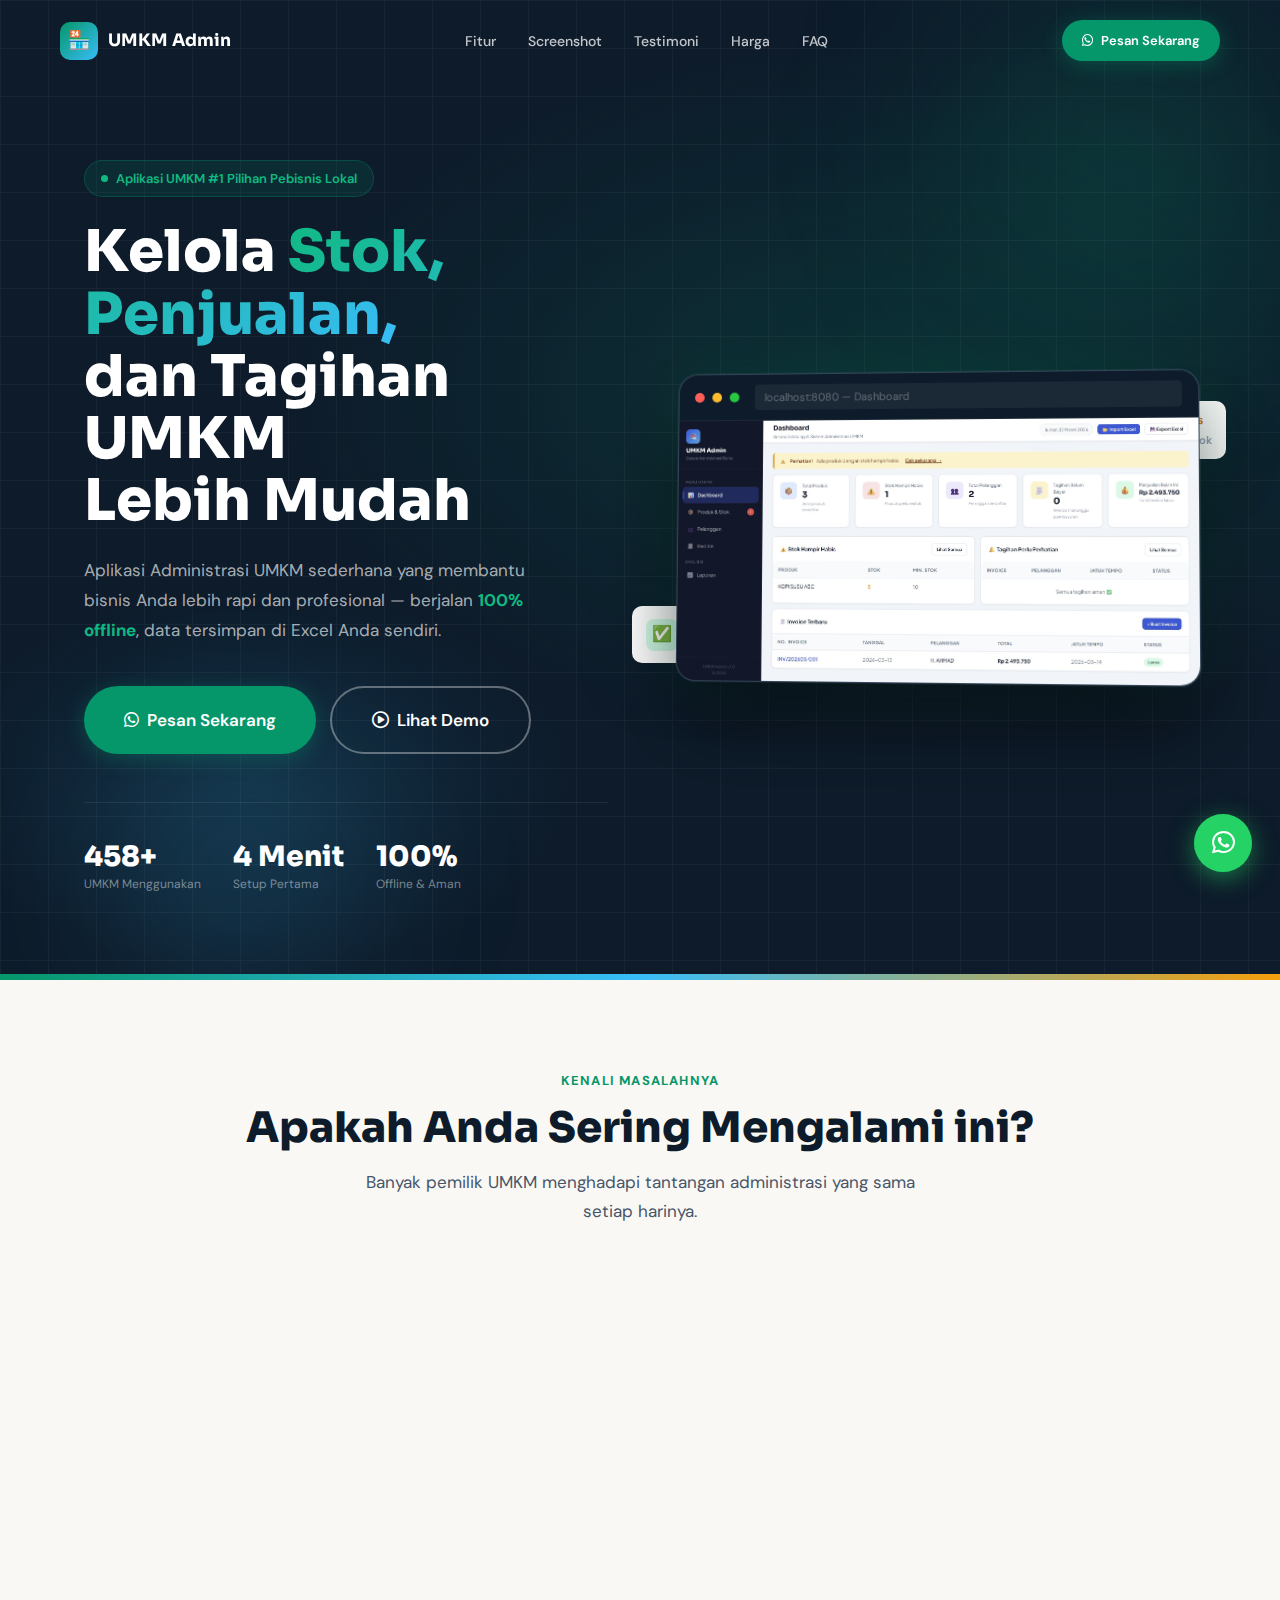
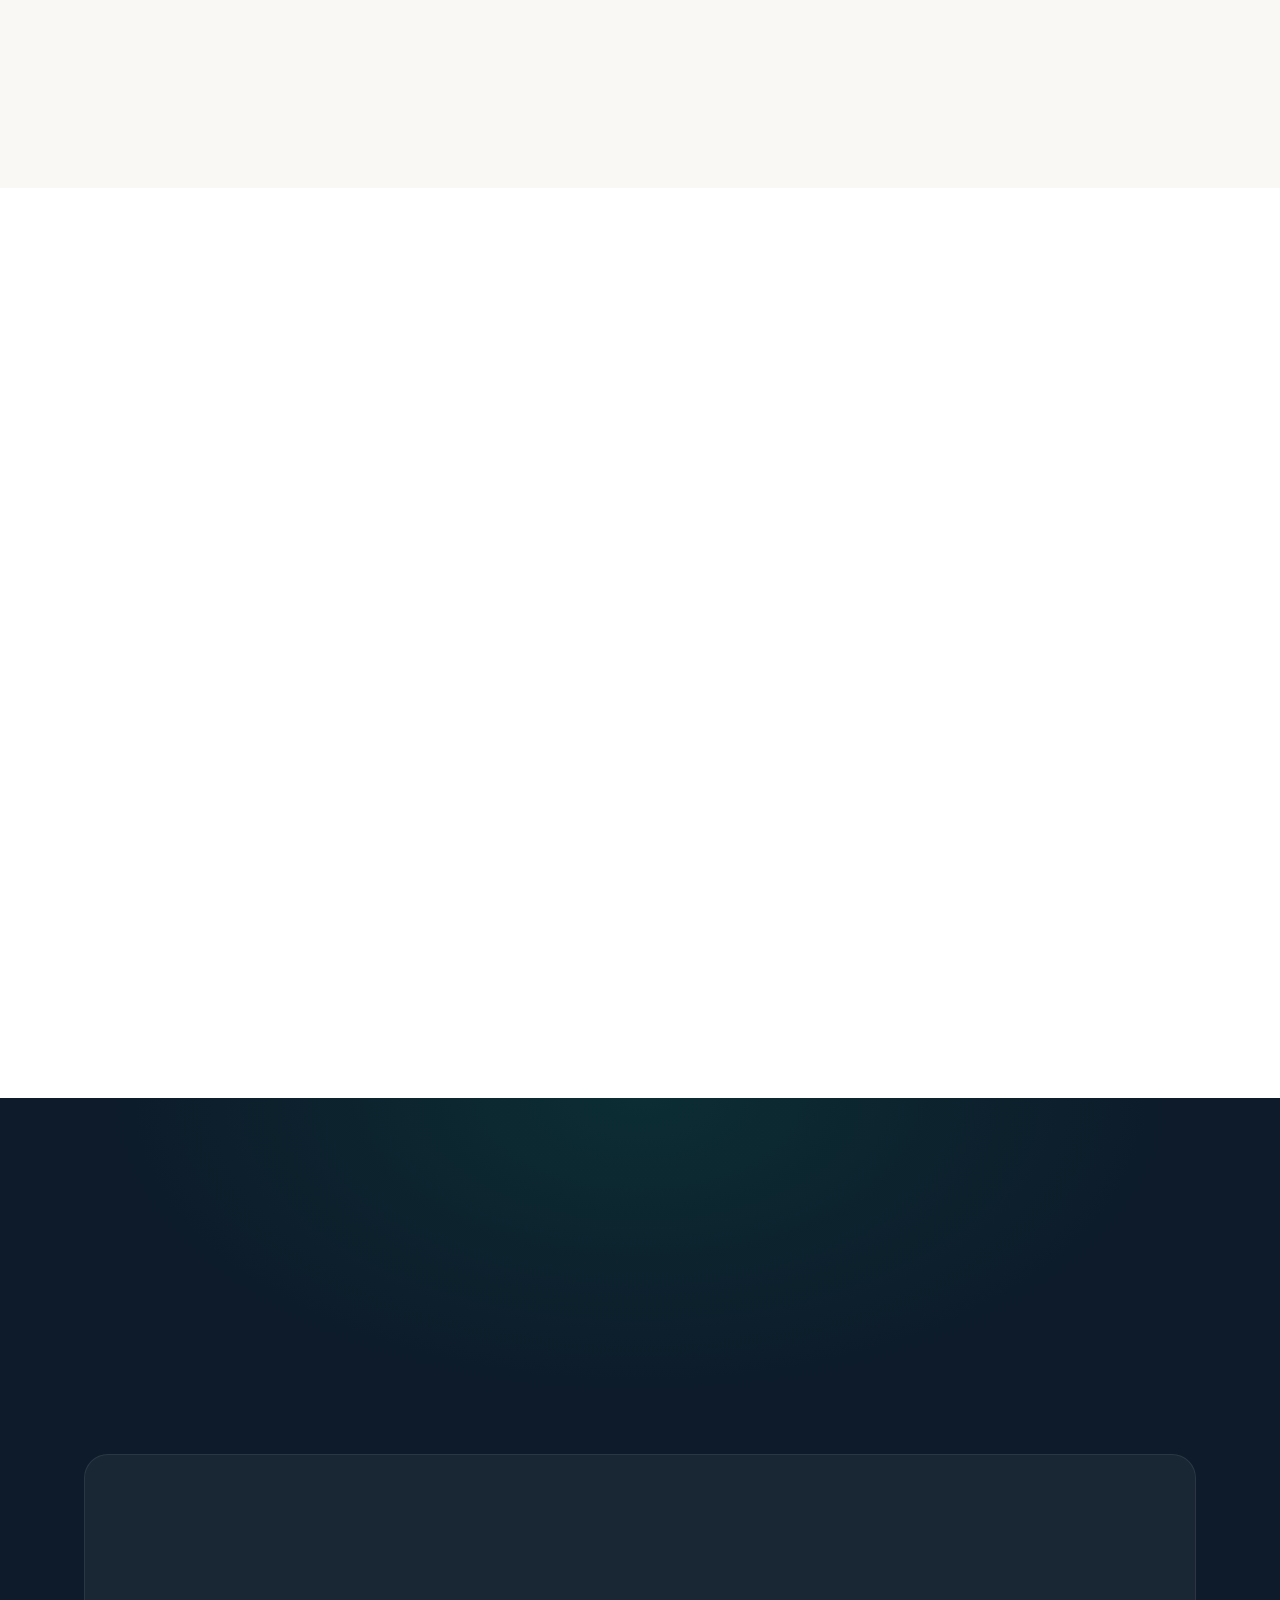
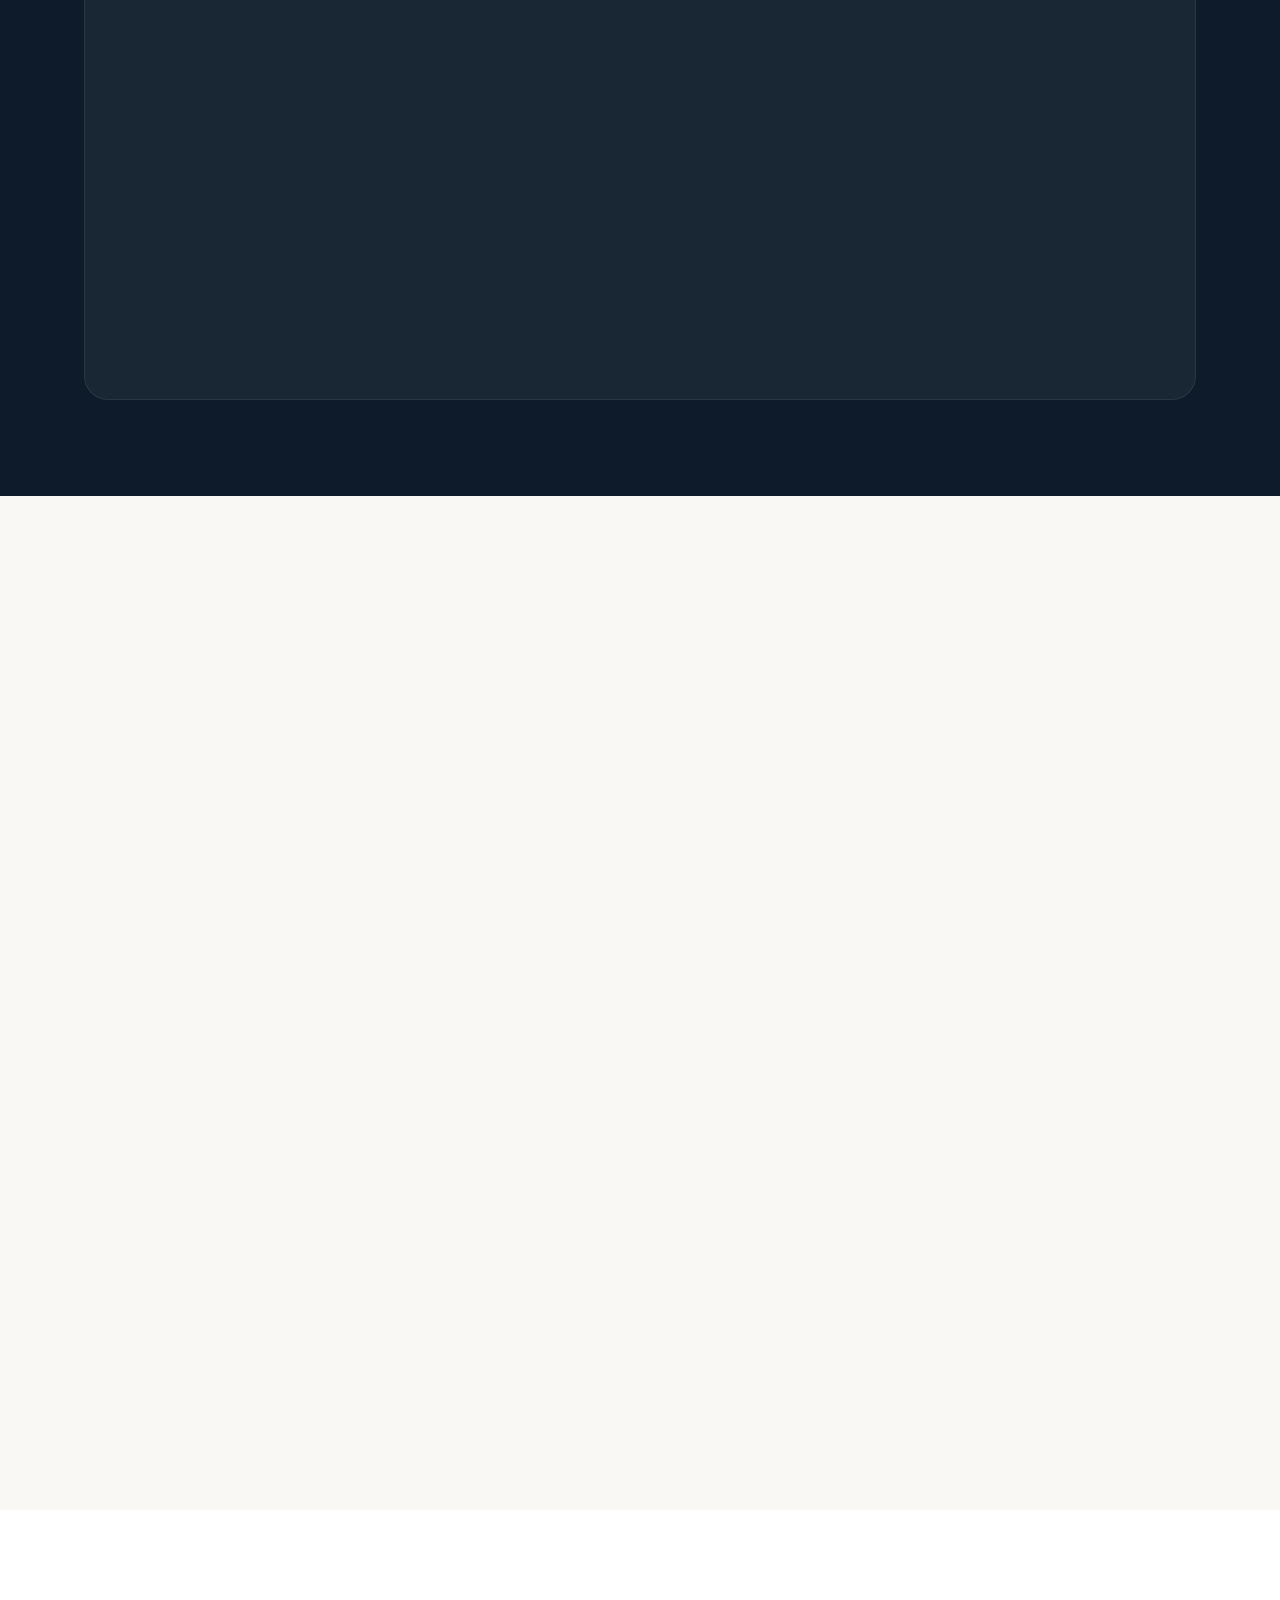
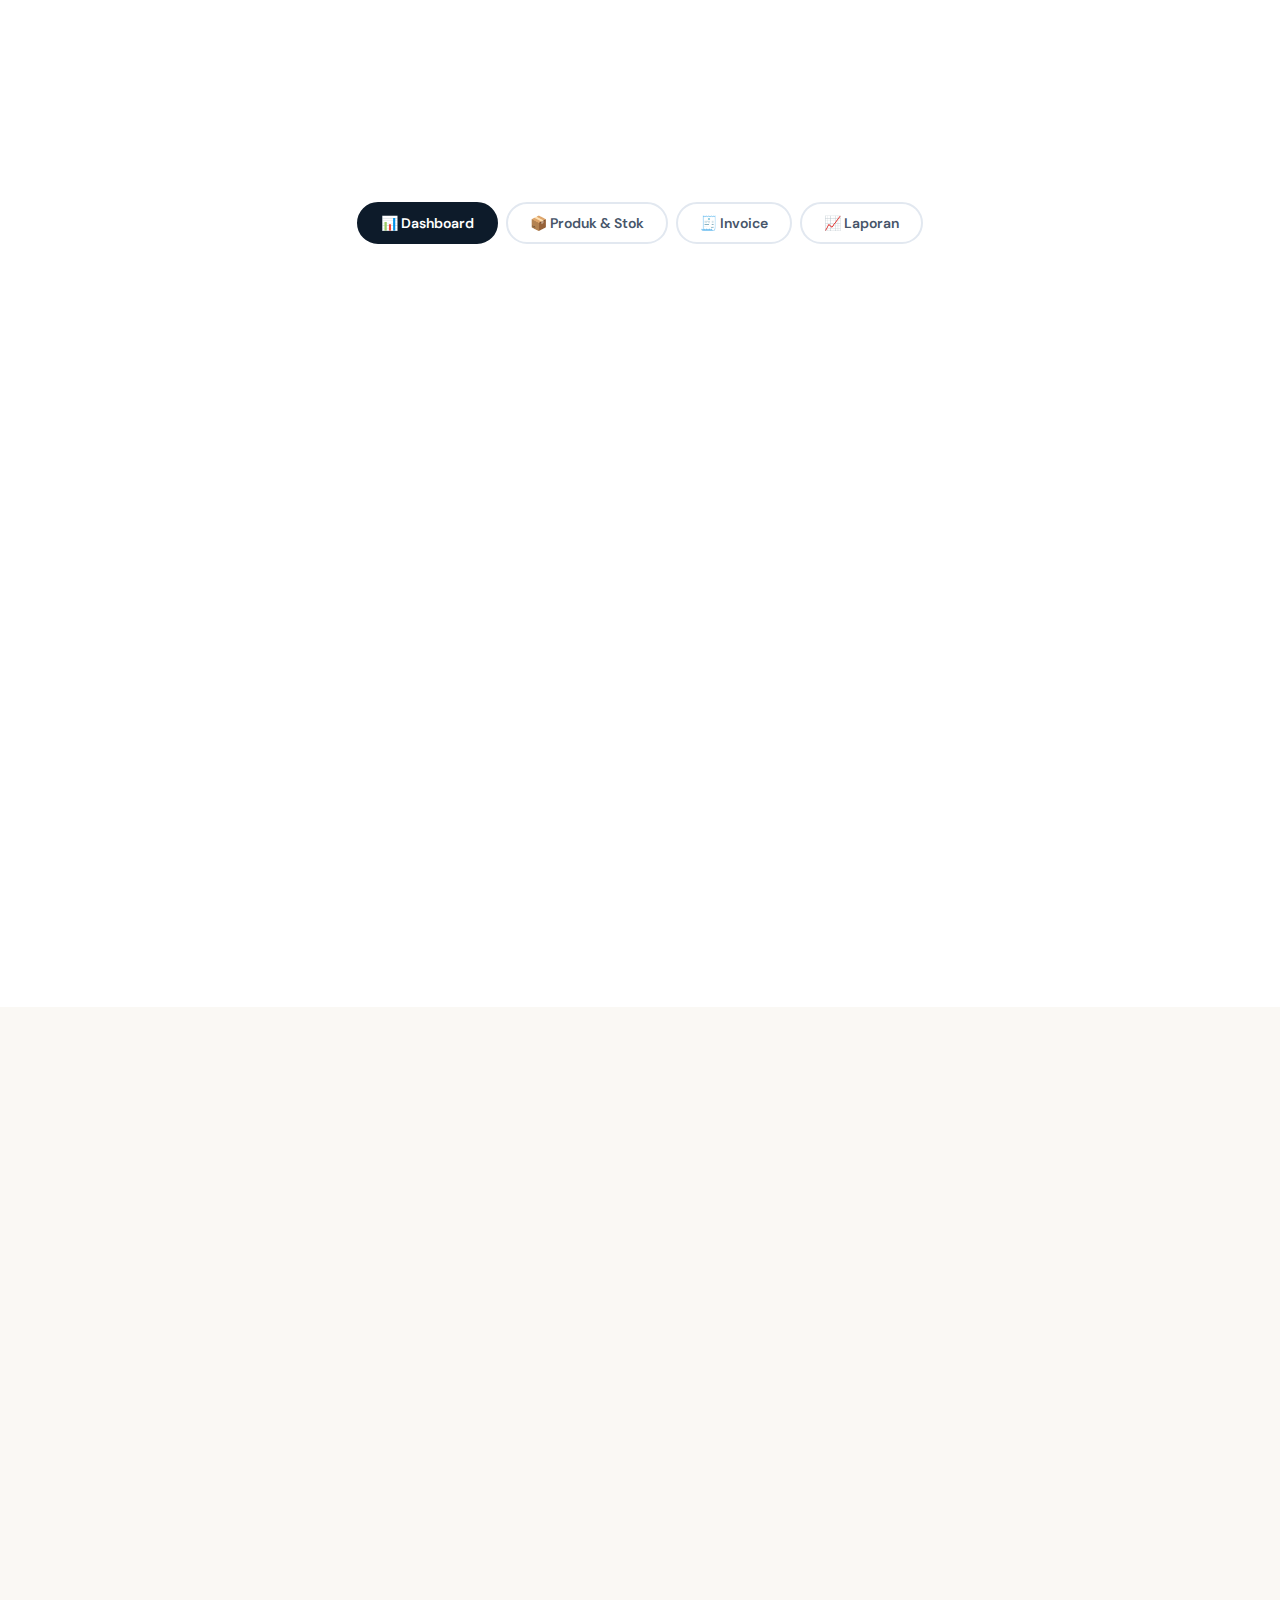
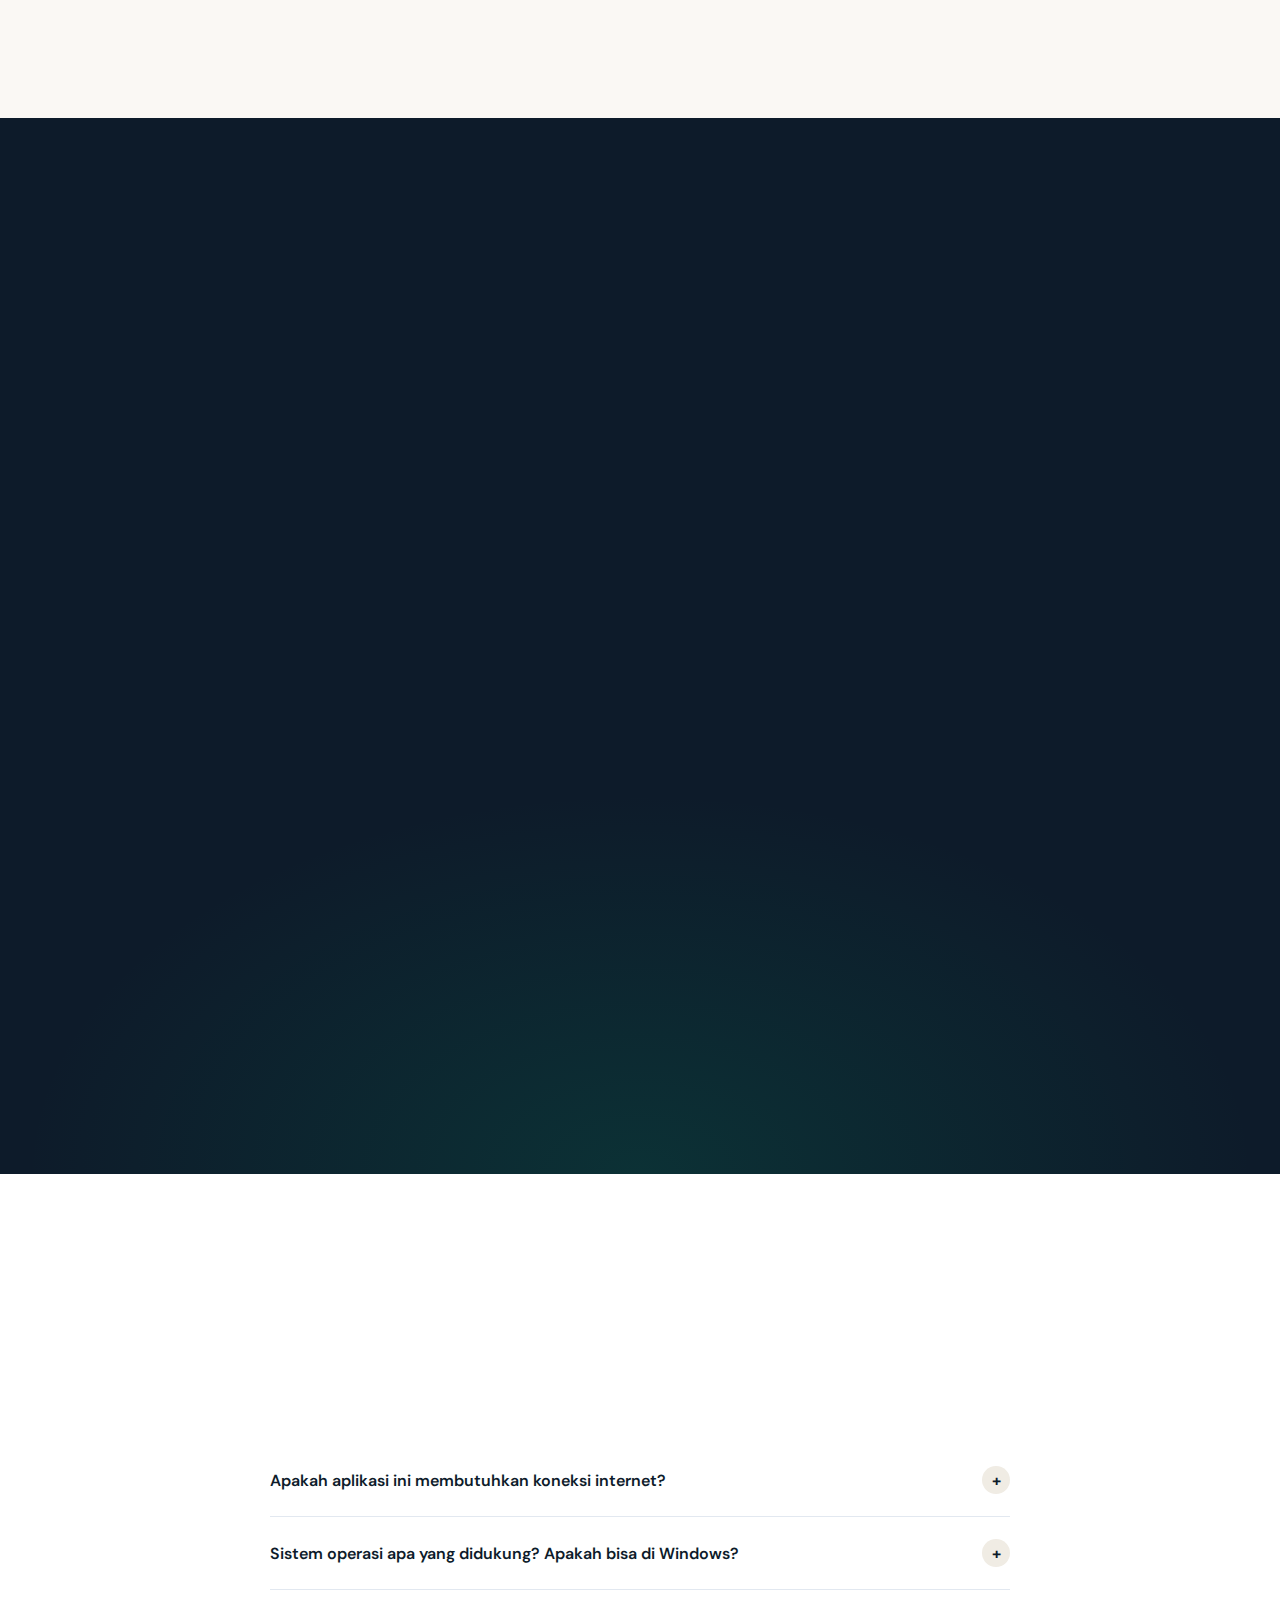
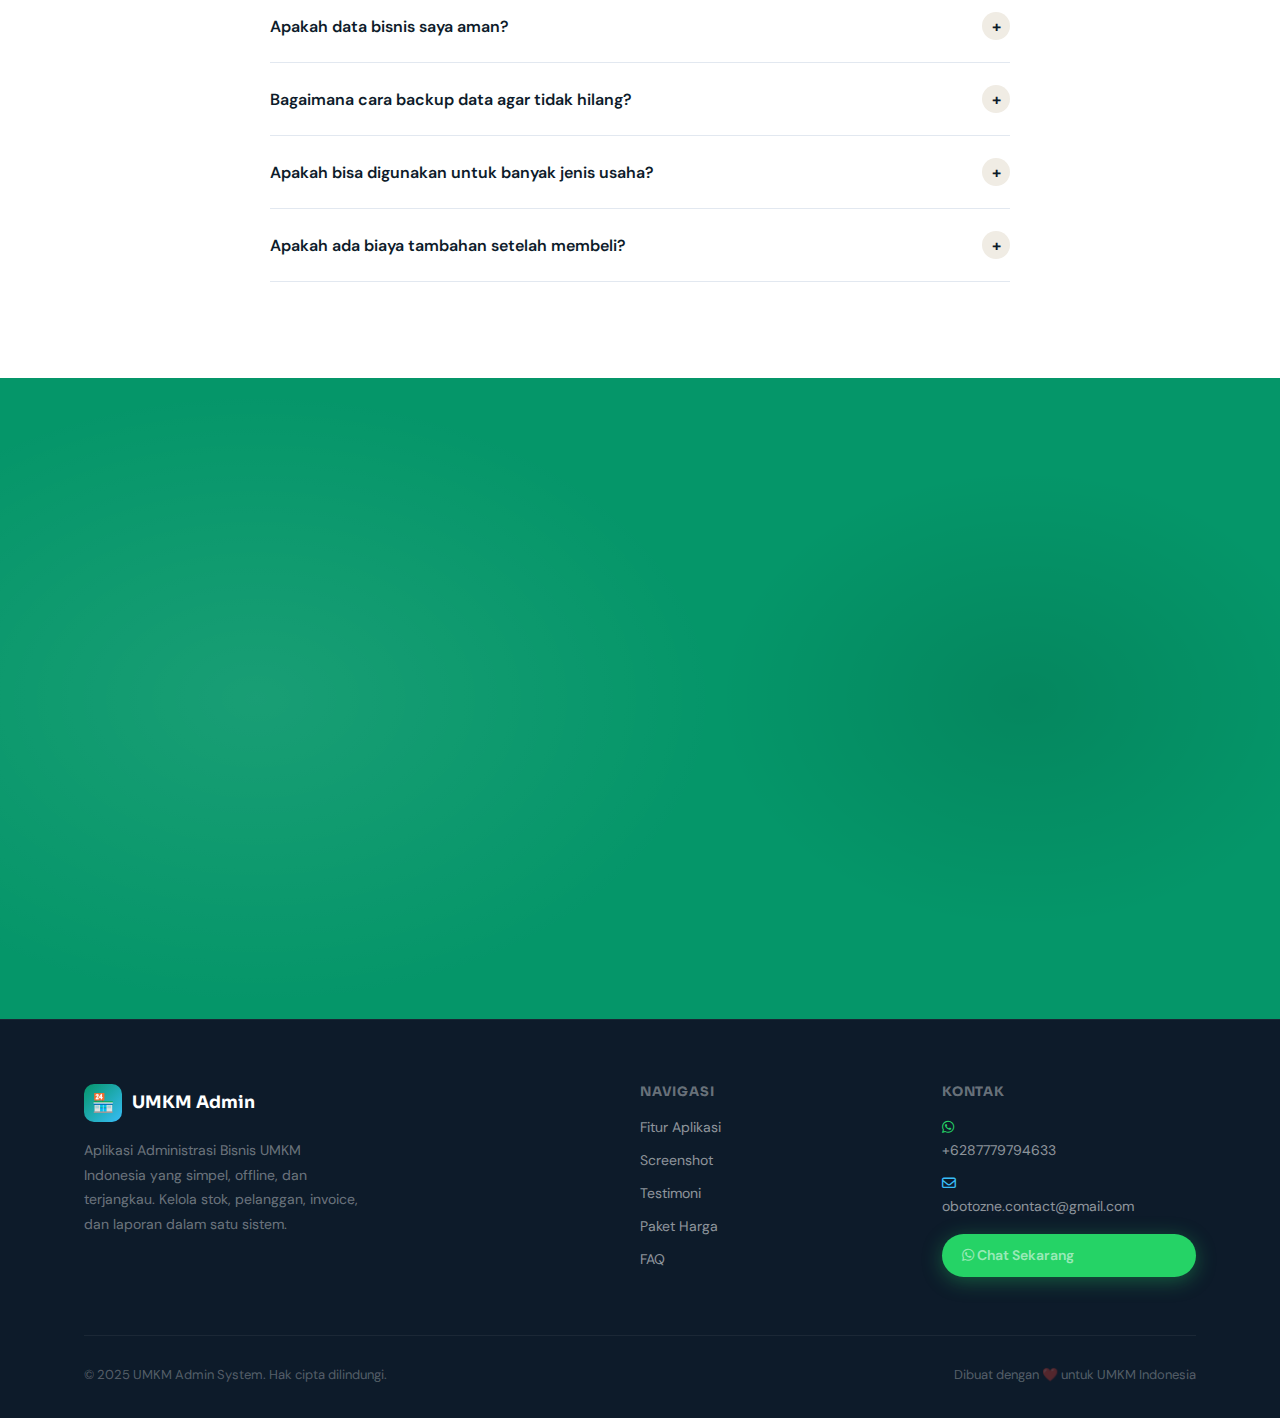
<file: aplikasi-umkm/index.html>
<!DOCTYPE html>
<html lang="id">
<head>
  <meta charset="UTF-8" />
  <meta name="viewport" content="width=device-width, initial-scale=1.0" />

  <!-- SEO -->
<title>Aplikasi Administrasi UMKM Offline — Kelola Stok, Invoice & Laporan | Obotzone</title>
<meta name="description" content="Aplikasi administrasi UMKM 100% offline untuk Windows. Kelola stok, pelanggan, invoice, dan laporan bisnis — data tersimpan di Excel sendiri. Mulai Rp 199.000, bayar sekali selamanya."/>
<meta name="keywords" content="aplikasi administrasi umkm, aplikasi stok barang umkm, aplikasi invoice umkm, software umkm offline, aplikasi toko offline windows, kelola stok penjualan umkm indonesia"/>
<meta name="author" content="Obotzone"/>
<meta name="robots" content="index, follow"/>
<link rel="canonical" href="https://obotzone.id/aplikasi-umkm/"/>

<!-- Open Graph -->
<meta property="og:type" content="product"/>
<meta property="og:url" content="https://obotzone.id/aplikasi-umkm/"/>
<meta property="og:title" content="Aplikasi Administrasi UMKM Offline — Stok, Invoice & Laporan"/>
<meta property="og:description" content="Kelola stok, penjualan, dan tagihan UMKM lebih mudah. 100% offline, data di Excel sendiri. Bayar sekali mulai Rp 199.000."/>
<meta property="og:image" content="https://obotzone.id/images/dashboard.png"/>
<meta property="og:image:width" content="1200"/>
<meta property="og:image:height" content="630"/>
<meta property="og:locale" content="id_ID"/>
<meta property="og:site_name" content="Obotzone"/>

<!-- Twitter Card -->
<meta name="twitter:card" content="summary_large_image"/>
<meta name="twitter:title" content="Aplikasi Administrasi UMKM Offline — Stok, Invoice & Laporan"/>
<meta name="twitter:description" content="Kelola stok, penjualan, dan tagihan UMKM lebih mudah. 100% offline, data di Excel sendiri. Bayar sekali mulai Rp 199.000."/>
<meta name="twitter:image" content="https://obotzone.id/images/dashboard.png"/>

<!-- Schema JSON-LD -->
<script type="application/ld+json">
{
  "@context": "https://schema.org",
  "@type": "SoftwareApplication",
  "name": "UMKM Admin System",
  "url": "https://obotzone.id/aplikasi-umkm/",
  "description": "Aplikasi administrasi bisnis UMKM 100% offline untuk Windows. Kelola stok, pelanggan, invoice, dan laporan dalam satu sistem.",
  "applicationCategory": "BusinessApplication",
  "operatingSystem": "Windows",
  "offers": [
    {
      "@type": "Offer",
      "name": "Paket Basic",
      "price": "199000",
      "priceCurrency": "IDR"
    },
    {
      "@type": "Offer",
      "name": "Paket Premium",
      "price": "499000",
      "priceCurrency": "IDR"
    }
  ],
  "aggregateRating": {
    "@type": "AggregateRating",
    "ratingValue": "4.9",
    "reviewCount": "3"
  },
  "publisher": {
    "@type": "Organization",
    "name": "Obotzone",
    "url": "https://obotzone.id"
  }
}
</script>

  <!-- Fonts -->
  <link rel="preconnect" href="https://fonts.googleapis.com" />
  <link rel="preconnect" href="https://fonts.gstatic.com" crossorigin />
  <link href="https://fonts.googleapis.com/css2?family=Sora:wght@400;600;700;800&family=DM+Sans:ital,opsz,wght@0,9..40,400;0,9..40,500;0,9..40,600;1,9..40,400&display=swap" rel="stylesheet" />

  <!-- Font Awesome -->
  <link rel="stylesheet" href="https://cdnjs.cloudflare.com/ajax/libs/font-awesome/6.5.0/css/all.min.css" />

  <!-- CSS -->
  <link rel="stylesheet" href="css/style.css" />

  <style>
    /* Inline critical extras */
    .sr-only { position:absolute;width:1px;height:1px;padding:0;margin:-1px;overflow:hidden;clip:rect(0,0,0,0);border:0; }
  </style>
</head>

<body>

<!-- ═══════════════════════════════════════════════════════════
     FLOATING WHATSAPP
═══════════════════════════════════════════════════════════ -->
<a href="https://wa.me/6287779794633" target="_blank" rel="noopener" class="wa-float" aria-label="Chat WhatsApp">
  <div class="wa-pulse"></div>
  <i class="fa-brands fa-whatsapp" style="color:#fff;font-size:26px;position:relative;z-index:1;"></i>
</a>

<!-- ═══════════════════════════════════════════════════════════
     NAVBAR
═══════════════════════════════════════════════════════════ -->
<nav id="navbar" role="navigation" aria-label="Navigasi utama">
  <div class="nav-inner container">

    <a href="#" class="nav-logo" aria-label="UMKM Admin System – Beranda">
      <div class="logo-icon">🏪</div>
      <span>UMKM Admin</span>
    </a>

    <ul class="nav-links" role="list">
      <li><a href="#features">Fitur</a></li>
      <li><a href="#screenshots">Screenshot</a></li>
      <li><a href="#testimonials">Testimoni</a></li>
      <li><a href="#pricing">Harga</a></li>
      <li><a href="#faq">FAQ</a></li>
    </ul>

    <div class="nav-cta">
      <a href="https://wa.me/6287779794633" target="_blank" class="btn btn-primary btn-sm">
        <i class="fa-brands fa-whatsapp"></i> Pesan Sekarang
      </a>
    </div>

    <button class="hamburger" id="hamburger" aria-label="Buka menu" aria-expanded="false">
      <span></span><span></span><span></span>
    </button>
  </div>
</nav>

<!-- Mobile Menu -->
<div class="mobile-menu" id="mobileMenu" role="dialog" aria-label="Menu mobile">
  <a href="#features">Fitur</a>
  <a href="#screenshots">Screenshot</a>
  <a href="#testimonials">Testimoni</a>
  <a href="#pricing">Harga</a>
  <a href="#faq">FAQ</a>
  <a href="https://wa.me/6287779794633" target="_blank" style="color:#10b981;">
    <i class="fa-brands fa-whatsapp"></i> Pesan Sekarang
  </a>
</div>

<!-- ═══════════════════════════════════════════════════════════
     HERO
═══════════════════════════════════════════════════════════ -->
<section id="hero" aria-label="Hero section">
  <div class="hero-grid-bg"></div>
  <div class="orb orb-1"></div>
  <div class="orb orb-2"></div>

  <div class="hero-inner">
    <!-- Left -->
    <div class="hero-left">
      <div class="hero-badge">
        <span class="dot"></span>
        Aplikasi UMKM #1 Pilihan Pebisnis Lokal
      </div>

      <h1 class="hero-h1 sora">
        Kelola <span class="accent">Stok, Penjualan,</span><br>
        dan Tagihan UMKM<br>Lebih Mudah
      </h1>

      <p class="hero-sub">
        Aplikasi Administrasi UMKM sederhana yang membantu bisnis Anda lebih rapi dan profesional — berjalan <strong style="color:#10b981;">100% offline</strong>, data tersimpan di Excel Anda sendiri.
      </p>

      <div class="hero-cta">
        <a href="https://wa.me/6287779794633" target="_blank" class="btn btn-primary btn-lg">
          <i class="fa-brands fa-whatsapp"></i> Pesan Sekarang
        </a>
        <a href="#screenshots" class="btn btn-outline btn-lg">
          <i class="fa-regular fa-circle-play"></i> Lihat Demo
        </a>
      </div>

      <div class="hero-stats">
        <div>
          <div class="hero-stat-val sora"><span data-count="500">0</span>+</div>
          <div class="hero-stat-label">UMKM Menggunakan</div>
        </div>
        <div>
          <div class="hero-stat-val sora"><span data-count="5">0</span> Menit</div>
          <div class="hero-stat-label">Setup Pertama</div>
        </div>
        <div>
          <div class="hero-stat-val sora">100%</div>
          <div class="hero-stat-label">Offline & Aman</div>
        </div>
      </div>
    </div>

    <!-- Right: App Mockup -->
    <div class="hero-right">
      <div class="mockup-wrap">
        <!-- Floating badges -->
        <div class="float-badge float-badge-1">
          <div class="icon-wrap">✅</div>
          <div>
            <div style="font-size:12px;color:#059669;font-weight:700;">Invoice Lunas</div>
            <div style="font-size:11px;color:#94a3b8;">Rp 2.493.750</div>
          </div>
        </div>
        <div class="float-badge float-badge-2" style="animation-delay:.8s">
          <div class="icon-wrap">⚠️</div>
          <div>
            <div style="font-size:12px;color:#d97706;font-weight:700;">Stok Hampir Habis</div>
            <div style="font-size:11px;color:#94a3b8;">1 produk perlu restok</div>
          </div>
        </div>

        <div class="mockup-frame">
          <div class="mockup-bar">
            <div class="mockup-dot"></div>
            <div class="mockup-dot"></div>
            <div class="mockup-dot"></div>
            <div class="url-bar">localhost:8080 — Dashboard</div>
          </div>
          <img src="images/dashboard.png" alt="Dashboard UMKM Admin System" class="mockup-img" loading="eager" />
        </div>
      </div>
    </div>
  </div>
</section>

<!-- ═══════════════════════════════════════════════════════════
     PROBLEM SECTION
═══════════════════════════════════════════════════════════ -->
<section id="problem" class="section" aria-label="Masalah umum UMKM">
  <div class="container">
    <div class="text-center">
      <div class="section-label">Kenali Masalahnya</div>
      <h2 class="section-title">Apakah Anda Sering Mengalami ini?</h2>
      <p class="section-sub">Banyak pemilik UMKM menghadapi tantangan administrasi yang sama setiap harinya.</p>
    </div>

    <div class="problem-grid">

      <div class="problem-card reveal delay-1">
        <div class="problem-icon">📦</div>
        <div>
          <h3>Stok Barang Tidak Terkontrol</h3>
          <p>Sering kehabisan stok tiba-tiba atau malah kelebihan barang yang menumpuk karena tidak ada pencatatan yang rapi.</p>
        </div>
      </div>

      <div class="problem-card reveal delay-2">
        <div class="problem-icon">🔔</div>
        <div>
          <h3>Lupa Menagih Pelanggan</h3>
          <p>Tagihan yang belum dibayar terlupakan begitu saja karena tidak ada pengingat otomatis, sehingga arus kas terganggu.</p>
        </div>
      </div>

      <div class="problem-card reveal delay-3">
        <div class="problem-icon">📝</div>
        <div>
          <h3>Pencatatan Penjualan Berantakan</h3>
          <p>Catatan di buku tulis mudah hilang, susah dicari, dan tidak bisa dianalisis untuk mengambil keputusan bisnis.</p>
        </div>
      </div>

      <div class="problem-card reveal delay-4">
        <div class="problem-icon">📊</div>
        <div>
          <h3>Sulit Mengetahui Keuntungan Bisnis</h3>
          <p>Tidak tahu persis berapa penjualan bulan ini, produk mana yang paling laku, atau berapa total piutang yang belum masuk.</p>
        </div>
      </div>

      <div class="problem-card reveal delay-2">
        <div class="problem-icon">🧾</div>
        <div>
          <h3>Invoice Dibuat Manual & Lambat</h3>
          <p>Membuat tagihan satu per satu di Word atau Excel memakan waktu berjam-jam dan hasilnya tidak profesional.</p>
        </div>
      </div>

      <div class="problem-card reveal delay-3">
        <div class="problem-icon">👥</div>
        <div>
          <h3>Data Pelanggan Tidak Terorganisir</h3>
          <p>Kontak pelanggan tersebar di WhatsApp, buku, dan kertas terpisah sehingga susah dihubungi saat ada promo atau tagihan.</p>
        </div>
      </div>

    </div>
  </div>
</section>

<!-- ═══════════════════════════════════════════════════════════
     SOLUTION
═══════════════════════════════════════════════════════════ -->
<section id="solution" class="section" aria-label="Solusi UMKM Admin System">
  <div class="container">
    <div class="solution-inner">

      <!-- Image -->
      <div class="solution-img-wrap reveal-left">
        <div class="solution-chip solution-chip-2">
          <i class="fa-solid fa-check"></i> Semua tagihan aman
        </div>
        <div class="solution-img-frame">
          <img src="images/laporan.png" alt="Laporan & Analisis UMKM Admin System" loading="lazy" />
        </div>
        <div class="solution-chip solution-chip-1">
          🏅 Produk Terlaris: Kopi Susu ABC
        </div>
      </div>

      <!-- Text -->
      <div class="reveal-right">
        <div class="section-label">Solusi Kami</div>
        <h2 class="section-title">Solusi Administrasi Bisnis UMKM dalam Satu Aplikasi</h2>
        <p style="font-size:16px;color:#475569;line-height:1.8;margin-bottom:8px;">
          <strong>UMKM Admin System</strong> adalah aplikasi web ringan yang dirancang khusus untuk pebisnis lokal Indonesia. Tidak perlu keahlian teknologi — cukup klik dan mulai pakai.
        </p>

        <div class="solution-points">
          <div class="solution-point">
            <div class="solution-point-icon">📶</div>
            <div>
              <h4>100% Offline — Tidak Butuh Internet</h4>
              <p>Jalankan di laptop/PC Windows Anda sendiri. Data tidak pernah keluar dari komputer Anda.</p>
            </div>
          </div>
          <div class="solution-point">
            <div class="solution-point-icon">💾</div>
            <div>
              <h4>Data Tersimpan di File Excel</h4>
              <p>Backup otomatis ke .xlsx yang bisa dibuka langsung di Microsoft Excel kapan saja.</p>
            </div>
          </div>
          <div class="solution-point">
            <div class="solution-point-icon">⚡</div>
            <div>
              <h4>Setup 5 Menit, Langsung Pakai</h4>
              <p>Klik dua kali JALANKAN.bat — sistem langsung terbuka di browser tanpa instalasi rumit.</p>
            </div>
          </div>
          <div class="solution-point">
            <div class="solution-point-icon">🏪</div>
            <div>
              <h4>Cocok untuk Semua Jenis UMKM</h4>
              <p>Toko sembako, warung kopi, konveksi, bengkel, kuliner — semua bisa menggunakan sistem ini.</p>
            </div>
          </div>
        </div>

        <div style="margin-top:36px;">
          <a href="https://wa.me/6287779794633" target="_blank" class="btn btn-primary btn-lg">
            <i class="fa-brands fa-whatsapp"></i> Dapatkan Sekarang
          </a>
        </div>
      </div>
    </div>
  </div>
</section>

<!-- ═══════════════════════════════════════════════════════════
     FEATURES
═══════════════════════════════════════════════════════════ -->
<section id="features" class="section" aria-label="Fitur utama">
  <div class="container">
    <div class="text-center reveal">
      <div class="section-label">Fitur Lengkap</div>
      <h2 class="section-title" style="color:#fff;">Semua yang Anda Butuhkan,<br>Ada di Satu Tempat</h2>
      <p class="section-sub">Dari stok hingga laporan, dari pelanggan hingga invoice — semuanya terintegrasi dalam satu sistem yang mudah digunakan.</p>
    </div>

    <div class="features-grid">

      <div class="feature-card reveal delay-1">
        <div class="feature-icon">📦</div>
        <h3>Manajemen Stok Produk</h3>
        <p>Tambah, edit, dan pantau stok produk secara real-time. Sistem otomatis memberi peringatan saat stok di bawah batas minimum yang Anda tentukan.</p>
      </div>

      <div class="feature-card reveal delay-2">
        <div class="feature-icon">👥</div>
        <h3>Database Pelanggan</h3>
        <p>Simpan semua data pelanggan lengkap beserta riwayat transaksi. Hubungi langsung via WhatsApp dari dalam aplikasi hanya dengan satu klik.</p>
      </div>

      <div class="feature-card reveal delay-3">
        <div class="feature-icon">🧾</div>
        <h3>Generator Invoice Otomatis</h3>
        <p>Buat invoice profesional dalam hitungan detik. Nomor invoice otomatis, pilih produk dari daftar, hitung total otomatis, dan siap cetak atau kirim.</p>
      </div>

      <div class="feature-card reveal delay-1">
        <div class="feature-icon">🔔</div>
        <h3>Pengingat Jatuh Tempo</h3>
        <p>Tidak ada lagi tagihan yang terlupakan. Sistem menampilkan daftar invoice hampir jatuh tempo dengan indikator warna — oranye untuk &lt;3 hari, merah jika terlambat.</p>
      </div>

      <div class="feature-card reveal delay-2">
        <div class="feature-icon">📈</div>
        <h3>Laporan & Analisis Bisnis</h3>
        <p>Grafik penjualan per bulan, donut chart status pembayaran, daftar produk terlaris, dan ringkasan piutang — semua tersaji visual dan mudah dipahami.</p>
      </div>

      <div class="feature-card reveal delay-3">
        <div class="feature-icon">📊</div>
        <h3>Database Excel Terintegrasi</h3>
        <p>Semua data tersimpan di file .xlsx yang bisa dibuka langsung di Microsoft Excel. Import dan export data kapan saja sebagai backup permanen Anda.</p>
      </div>

    </div>
  </div>
</section>

<!-- ═══════════════════════════════════════════════════════════
     ADVANTAGES / KEUNGGULAN
═══════════════════════════════════════════════════════════ -->
<section id="advantages" class="section" aria-label="Keunggulan produk">
  <div class="container">
    <div class="advantages-inner">

      <!-- Checklist -->
      <div class="reveal-left">
        <div class="section-label">Mengapa Pilih Kami?</div>
        <h2 class="section-title">Keunggulan yang Bikin Bisnis<br>Anda Lebih Tenang</h2>
        <p style="color:#475569;margin-bottom:28px;line-height:1.75;">Tidak seperti software mahal yang butuh berlangganan tiap bulan — UMKM Admin System adalah <strong>bayar sekali, pakai selamanya</strong>.</p>

        <ul class="checklist">
          <li class="check-item">
            <div class="check-icon">✓</div>
            <span>Bisa digunakan 100% offline — tidak butuh internet</span>
          </li>
          <li class="check-item">
            <div class="check-icon">✓</div>
            <span>Mudah digunakan — tanpa pelatihan khusus</span>
          </li>
          <li class="check-item">
            <div class="check-icon">✓</div>
            <span>Data tersimpan aman di komputer Anda sendiri</span>
          </li>
          <li class="check-item">
            <div class="check-icon">✓</div>
            <span>Cocok untuk semua jenis usaha UMKM</span>
          </li>
          <li class="check-item">
            <div class="check-icon">✓</div>
            <span>Bayar sekali — tidak ada biaya berlangganan</span>
          </li>
          <li class="check-item">
            <div class="check-icon">✓</div>
            <span>Backup data ke Excel kapan saja dengan satu klik</span>
          </li>
          <li class="check-item">
            <div class="check-icon">✓</div>
            <span>Cetak invoice langsung dari browser</span>
          </li>
        </ul>
      </div>

      <!-- Stats -->
      <div class="reveal-right">
        <div class="adv-stats-grid">
          <div class="adv-stat">
            <div class="big sora"><span data-count="500">0</span>+</div>
            <div class="label">Pengguna Aktif</div>
          </div>
          <div class="adv-stat">
            <div class="big sora">4.9<span style="font-size:22px;">⭐</span></div>
            <div class="label">Rating Pengguna</div>
          </div>
          <div class="adv-stat">
            <div class="big sora">5</div>
            <div class="label">Menit Setup Pertama</div>
          </div>
          <div class="adv-stat">
            <div class="big sora">0</div>
            <div class="label">Biaya Berlangganan</div>
          </div>
        </div>

        <!-- Testimonial mini -->
        <div style="background:#fff;border-radius:16px;padding:24px;margin-top:20px;box-shadow:0 4px 20px rgba(0,0,0,.08);border-left:4px solid #059669;">
          <div style="font-size:15px;color:#475569;font-style:italic;line-height:1.75;margin-bottom:16px;">
            "Sebelumnya saya catat penjualan di buku tulis dan sering salah. Sekarang pakai UMKM Admin, semua langsung rapi dan saya bisa tahu berapa untung bulan ini!"
          </div>
          <div style="display:flex;align-items:center;gap:12px;">
            <div style="width:40px;height:40px;border-radius:50%;background:linear-gradient(135deg,#059669,#10b981);display:flex;align-items:center;justify-content:center;font-weight:700;color:#fff;font-size:16px;">S</div>
            <div>
              <div style="font-weight:700;font-size:14px;color:#0d1b2a;">Siti Rahayu</div>
              <div style="font-size:12px;color:#94a3b8;">Pemilik Warung Sembako, Bandung</div>
            </div>
          </div>
        </div>
      </div>

    </div>
  </div>
</section>

<!-- ═══════════════════════════════════════════════════════════
     SCREENSHOTS
═══════════════════════════════════════════════════════════ -->
<section id="screenshots" class="section" aria-label="Screenshot aplikasi">
  <div class="container">
    <div class="text-center reveal">
      <div class="section-label">Lihat Aplikasinya</div>
      <h2 class="section-title">Tampilan Nyata Aplikasi</h2>
      <p class="section-sub">Screenshot langsung dari aplikasi — bukan mock design. Ini yang akan Anda gunakan setiap hari.</p>
    </div>

    <!-- Tabs -->
    <div class="screenshots-tabs">
      <button class="tab-btn active" data-tab="tab-dashboard">📊 Dashboard</button>
      <button class="tab-btn" data-tab="tab-produk">📦 Produk & Stok</button>
      <button class="tab-btn" data-tab="tab-invoice">🧾 Invoice</button>
      <button class="tab-btn" data-tab="tab-laporan">📈 Laporan</button>
    </div>

    <div class="screenshots-display reveal">

      <div class="screenshot-panel active" id="tab-dashboard">
        <div class="screen-frame">
          <div class="screen-bar">
            <div class="screen-dot"></div>
            <div class="screen-dot"></div>
            <div class="screen-dot"></div>
          </div>
          <img src="images/dashboard.png" alt="Dashboard UMKM Admin – Statistik bisnis real-time" loading="lazy" />
        </div>
        <div class="screen-caption">
          <div class="cap-item"><span class="cap-dot"></span>Total produk &amp; stok</div>
          <div class="cap-item"><span class="cap-dot"></span>Tagihan menunggu bayar</div>
          <div class="cap-item"><span class="cap-dot"></span>Penjualan bulan ini</div>
          <div class="cap-item"><span class="cap-dot"></span>Alert stok hampir habis</div>
        </div>
      </div>

      <div class="screenshot-panel" id="tab-produk">
        <div class="screen-frame">
          <div class="screen-bar">
            <div class="screen-dot"></div><div class="screen-dot"></div><div class="screen-dot"></div>
          </div>
          <img src="images/produk.png" alt="Halaman Produk & Stok – Kelola inventaris" loading="lazy" />
        </div>
        <div class="screen-caption">
          <div class="cap-item"><span class="cap-dot"></span>Daftar produk lengkap</div>
          <div class="cap-item"><span class="cap-dot"></span>Filter kategori</div>
          <div class="cap-item"><span class="cap-dot"></span>Update stok cepat</div>
          <div class="cap-item"><span class="cap-dot"></span>Badge stok rendah</div>
        </div>
      </div>

      <div class="screenshot-panel" id="tab-invoice">
        <div class="screen-frame">
          <div class="screen-bar">
            <div class="screen-dot"></div><div class="screen-dot"></div><div class="screen-dot"></div>
          </div>
          <img src="images/invoice.png" alt="Manajemen Invoice – Buat dan kelola tagihan" loading="lazy" />
        </div>
        <div class="screen-caption">
          <div class="cap-item"><span class="cap-dot"></span>Pengingat jatuh tempo</div>
          <div class="cap-item"><span class="cap-dot"></span>Filter status invoice</div>
          <div class="cap-item"><span class="cap-dot"></span>Tandai lunas 1 klik</div>
          <div class="cap-item"><span class="cap-dot"></span>Preview &amp; cetak</div>
        </div>
      </div>

      <div class="screenshot-panel" id="tab-laporan">
        <div class="screen-frame">
          <div class="screen-bar">
            <div class="screen-dot"></div><div class="screen-dot"></div><div class="screen-dot"></div>
          </div>
          <img src="images/laporan.png" alt="Laporan & Analisis – Grafik penjualan bulanan" loading="lazy" />
        </div>
        <div class="screen-caption">
          <div class="cap-item"><span class="cap-dot"></span>Grafik penjualan bulanan</div>
          <div class="cap-item"><span class="cap-dot"></span>Status pembayaran</div>
          <div class="cap-item"><span class="cap-dot"></span>Produk terlaris</div>
          <div class="cap-item"><span class="cap-dot"></span>Piutang belum bayar</div>
        </div>
      </div>

    </div>
  </div>
</section>

<!-- ═══════════════════════════════════════════════════════════
     TESTIMONIALS
═══════════════════════════════════════════════════════════ -->
<section id="testimonials" class="section" aria-label="Testimoni pengguna">
  <div class="container">
    <div class="text-center reveal">
      <div class="section-label">Kata Mereka</div>
      <h2 class="section-title">Sudah Dipercaya Ratusan UMKM</h2>
      <p class="section-sub">Pemilik usaha dari berbagai kota dan jenis bisnis sudah merasakan manfaatnya.</p>
    </div>

    <div class="testi-grid">

      <div class="testi-card reveal delay-1">
        <div class="stars">⭐⭐⭐⭐⭐</div>
        <p class="testi-text">
          "Toko sembako saya sekarang jauh lebih rapi dalam mencatat stok dan penjualan. Dulu sering bingung barang mana yang sudah habis, sekarang langsung tahu dari notifikasi sistem."
        </p>
        <div class="testi-author">
          <div class="testi-avatar av-green">S</div>
          <div>
            <div class="testi-name">Siti Rahayu</div>
            <div class="testi-biz">🏪 Warung Sembako — Bandung</div>
          </div>
        </div>
      </div>

      <div class="testi-card reveal delay-2">
        <div class="stars">⭐⭐⭐⭐⭐</div>
        <p class="testi-text">
          "Fitur invoice-nya luar biasa! Sebelumnya saya buat invoice manual di Word, habis waktu berjam-jam. Sekarang tinggal pilih pelanggan dan produk, invoice langsung jadi dan bisa dicetak."
        </p>
        <div class="testi-author">
          <div class="testi-avatar av-blue">B</div>
          <div>
            <div class="testi-name">Budi Santoso</div>
            <div class="testi-biz">☕ Warung Kopi — Surabaya</div>
          </div>
        </div>
      </div>

      <div class="testi-card reveal delay-3">
        <div class="stars">⭐⭐⭐⭐⭐</div>
        <p class="testi-text">
          "Yang saya suka, data tersimpan di Excel sendiri jadi saya tidak khawatir data saya digunakan pihak lain. Aman banget! Laporan penjualannya juga membantu saya buat keputusan bisnis."
        </p>
        <div class="testi-author">
          <div class="testi-avatar av-orange">D</div>
          <div>
            <div class="testi-name">Dewi Kusuma</div>
            <div class="testi-biz">👗 Toko Konveksi — Yogyakarta</div>
          </div>
        </div>
      </div>

    </div>
  </div>
</section>

<!-- ═══════════════════════════════════════════════════════════
     PRICING
═══════════════════════════════════════════════════════════ -->
<section id="pricing" class="section" aria-label="Paket harga">
  <div class="container">
    <div class="text-center reveal">
      <div class="section-label">Harga Terjangkau</div>
      <h2 class="section-title" style="color:#fff;">Bayar Sekali,<br>Pakai Selamanya</h2>
      <p class="section-sub">Tidak ada biaya bulanan. Tidak ada biaya tersembunyi. Pilih paket yang sesuai kebutuhan Anda.</p>
    </div>

    <div class="pricing-grid">

      <!-- Basic -->
      <div class="pricing-card reveal delay-1">
        <div class="pricing-plan">Paket Basic</div>
        <div class="pricing-price sora"><sub>Rp</sub> 199<span style="font-size:24px;opacity:.6;">.000</span></div>
        <div class="pricing-period">Bayar sekali · Lisensi seumur hidup</div>
        <hr class="pricing-divider" />
        <ul class="pricing-items">
          <li class="pricing-item">Aplikasi UMKM Admin lengkap</li>
          <li class="pricing-item">Database Excel template siap pakai</li>
          <li class="pricing-item">Panduan penggunaan PDF (10 BAB)</li>
          <li class="pricing-item">Kartu referensi cepat (cetak A4)</li>
          <li class="pricing-item">Update minor gratis</li>
          <li class="pricing-item">Akses fitur lengkap: stok, pelanggan, invoice, laporan</li>
        </ul>
        <a href="https://wa.me/6287779794633?text=Halo,%20saya%20ingin%20membeli%20Paket%20Basic%20UMKM%20Admin%20System%20Rp199.000" target="_blank" class="btn btn-outline pricing-btn">
          <i class="fa-brands fa-whatsapp"></i> Beli Paket Basic
        </a>
      </div>

      <!-- Premium -->
      <div class="pricing-card featured reveal delay-2">
        <div class="pricing-badge">⭐ Terpopuler</div>
        <div class="pricing-plan">Paket Premium</div>
        <div class="pricing-price sora"><sub>Rp</sub> 499<span style="font-size:24px;opacity:.75;">.000</span></div>
        <div class="pricing-period">Bayar sekali · Lisensi seumur hidup</div>
        <hr class="pricing-divider" />
        <ul class="pricing-items">
          <li class="pricing-item">Semua yang ada di Paket Basic</li>
          <li class="pricing-item">Setup & instalasi via WhatsApp/Zoom</li>
          <li class="pricing-item">Support teknis 30 hari via WhatsApp</li>
          <li class="pricing-item">Kustomisasi nama toko &amp; logo</li>
          <li class="pricing-item">Migrasi data dari sistem lama</li>
          <li class="pricing-item">Update major gratis 1 tahun</li>
        </ul>
        <a href="https://wa.me/6287779794633?text=Halo,%20saya%20ingin%20membeli%20Paket%20Premium%20UMKM%20Admin%20System%20Rp499.000" target="_blank" class="btn pricing-btn btn-navy">
          <i class="fa-brands fa-whatsapp"></i> Beli Paket Premium
        </a>
      </div>

    </div>

    <!-- Guarantee -->
    <div class="text-center reveal" style="margin-top:40px;">
      <p style="color:rgba(255,255,255,.4);font-size:14px;">
        <i class="fa-solid fa-shield-halved" style="color:#10b981;margin-right:6px;"></i>
        Tidak puas? Hubungi kami dalam 7 hari dan kami akan bantu selesaikan masalah Anda.
      </p>
    </div>
  </div>
</section>

<!-- ═══════════════════════════════════════════════════════════
     FAQ
═══════════════════════════════════════════════════════════ -->
<section id="faq" class="section" aria-label="Pertanyaan yang sering diajukan">
  <div class="container">
    <div class="text-center reveal">
      <div class="section-label">FAQ</div>
      <h2 class="section-title">Pertanyaan yang Sering Diajukan</h2>
      <p class="section-sub">Belum yakin? Temukan jawaban pertanyaan Anda di sini.</p>
    </div>

    <div class="faq-list">

      <div class="faq-item">
        <button class="faq-q">
          Apakah aplikasi ini membutuhkan koneksi internet?
          <span class="faq-icon">+</span>
        </button>
        <div class="faq-a">
          Tidak sama sekali! UMKM Admin System berjalan 100% offline di komputer Anda. Internet hanya dibutuhkan saat pertama kali setup untuk mengunduh font tampilan, itupun opsional. Data Anda tidak pernah dikirim ke server manapun.
        </div>
      </div>

      <div class="faq-item">
        <button class="faq-q">
          Sistem operasi apa yang didukung? Apakah bisa di Windows?
          <span class="faq-icon">+</span>
        </button>
        <div class="faq-a">
          Ya, aplikasi ini dioptimalkan untuk Windows 7, 8, 10, dan 11 (32-bit maupun 64-bit). Cukup install Python 3.x (gratis) dan klik dua kali file JALANKAN.bat — selesai! Tidak perlu instalasi software tambahan lain.
        </div>
      </div>

      <div class="faq-item">
        <button class="faq-q">
          Apakah data bisnis saya aman?
          <span class="faq-icon">+</span>
        </button>
        <div class="faq-a">
          Sangat aman. Semua data disimpan sepenuhnya di komputer Anda sendiri dalam format file Excel (.xlsx). Tidak ada cloud, tidak ada server pihak ketiga, dan tidak ada data yang keluar dari perangkat Anda. Anda pemilik penuh atas seluruh data bisnis Anda.
        </div>
      </div>

      <div class="faq-item">
        <button class="faq-q">
          Bagaimana cara backup data agar tidak hilang?
          <span class="faq-icon">+</span>
        </button>
        <div class="faq-a">
          Sangat mudah! Klik tombol "Export Excel" di dashboard — sistem akan mengunduh file database_umkm.xlsx berisi semua data Anda. Simpan file ini di folder Google Drive, flashdisk, atau email ke diri sendiri. Untuk restore, cukup klik "Import Excel" dan upload file tersebut.
        </div>
      </div>

      <div class="faq-item">
        <button class="faq-q">
          Apakah bisa digunakan untuk banyak jenis usaha?
          <span class="faq-icon">+</span>
        </button>
        <div class="faq-a">
          Tentu! UMKM Admin System dirancang fleksibel untuk semua jenis usaha: warung sembako, warung kopi, toko kelontong, bengkel, konveksi, toko online, kuliner, dan lainnya. Selama Anda punya produk, pelanggan, dan transaksi — aplikasi ini cocok untuk bisnis Anda.
        </div>
      </div>

      <div class="faq-item">
        <button class="faq-q">
          Apakah ada biaya tambahan setelah membeli?
          <span class="faq-icon">+</span>
        </button>
        <div class="faq-a">
          Tidak ada! Ini adalah pembelian sekali bayar tanpa biaya berlangganan bulanan atau tahunan. Paket Basic mendapat update minor gratis, sedangkan Paket Premium mendapat update major gratis selama 1 tahun penuh.
        </div>
      </div>

    </div>
  </div>
</section>

<!-- ═══════════════════════════════════════════════════════════
     CTA SECTION
═══════════════════════════════════════════════════════════ -->
<section id="cta" class="section-sm" aria-label="Ajakan bertindak">
  <div class="cta-inner container reveal">
    <h2 class="sora">Mulai Kelola Bisnis Anda<br>Lebih Profesional Hari Ini</h2>
    <p>Bergabung dengan 500+ UMKM yang sudah merasakan kemudahan administrasi bisnis bersama UMKM Admin System.</p>
    <div class="cta-buttons">
      <a href="https://wa.me/6287779794633?text=Halo,%20saya%20tertarik%20dengan%20UMKM%20Admin%20System.%20Bisa%20bantu%20saya?" target="_blank" class="btn btn-navy btn-lg">
        <i class="fa-brands fa-whatsapp"></i> Pesan Sekarang via WhatsApp
      </a>
      <a href="#pricing" class="btn btn-outline btn-lg">
        Lihat Paket Harga
      </a>
    </div>
    <p class="cta-note">
      <i class="fa-solid fa-lock" style="margin-right:4px;"></i>
      Data aman · Tidak ada berlangganan · Support via WhatsApp
    </p>
  </div>
</section>

<!-- ═══════════════════════════════════════════════════════════
     FOOTER
═══════════════════════════════════════════════════════════ -->
<footer role="contentinfo">
  <div class="container">
    <div class="footer-inner">

      <!-- Brand -->
      <div class="footer-brand">
        <div class="logo">
          <div class="logo-icon">🏪</div>
          <span>UMKM Admin</span>
        </div>
        <p>Aplikasi Administrasi Bisnis UMKM Indonesia yang simpel, offline, dan terjangkau. Kelola stok, pelanggan, invoice, dan laporan dalam satu sistem.</p>
      </div>

      <!-- Links -->
      <div class="footer-col">
        <h4>Navigasi</h4>
        <a href="#features">Fitur Aplikasi</a>
        <a href="#screenshots">Screenshot</a>
        <a href="#testimonials">Testimoni</a>
        <a href="#pricing">Paket Harga</a>
        <a href="#faq">FAQ</a>
      </div>

      <!-- Contact -->
      <div class="footer-col">
        <h4>Kontak</h4>
        <p>
          <i class="fa-brands fa-whatsapp" style="color:#25d366;margin-right:6px;"></i>
          <a href="https://wa.me/6287779794633" target="_blank">+6287779794633</a>
        </p>
        <p>
          <i class="fa-regular fa-envelope" style="color:#38bdf8;margin-right:6px;"></i>
          <a href="mailto:info@umkmadmin.id">obotozne.contact@gmail.com</a>
        </p>
        <p style="margin-top:16px;">
          <a href="https://wa.me/6287779794633?text=Halo,%20saya%20ingin%20bertanya%20tentang%20UMKM%20Admin%20System" target="_blank" class="btn btn-wa btn-sm">
            <i class="fa-brands fa-whatsapp"></i> Chat Sekarang
          </a>
        </p>
      </div>

    </div>

    <div class="footer-bottom">
      <span>© 2025 UMKM Admin System. Hak cipta dilindungi.</span>
      <span>Dibuat dengan ❤️ untuk UMKM Indonesia</span>
    </div>
  </div>
</footer>

<!-- JS -->
<script src="js/script.js"></script>

</body>
</html>
</file>
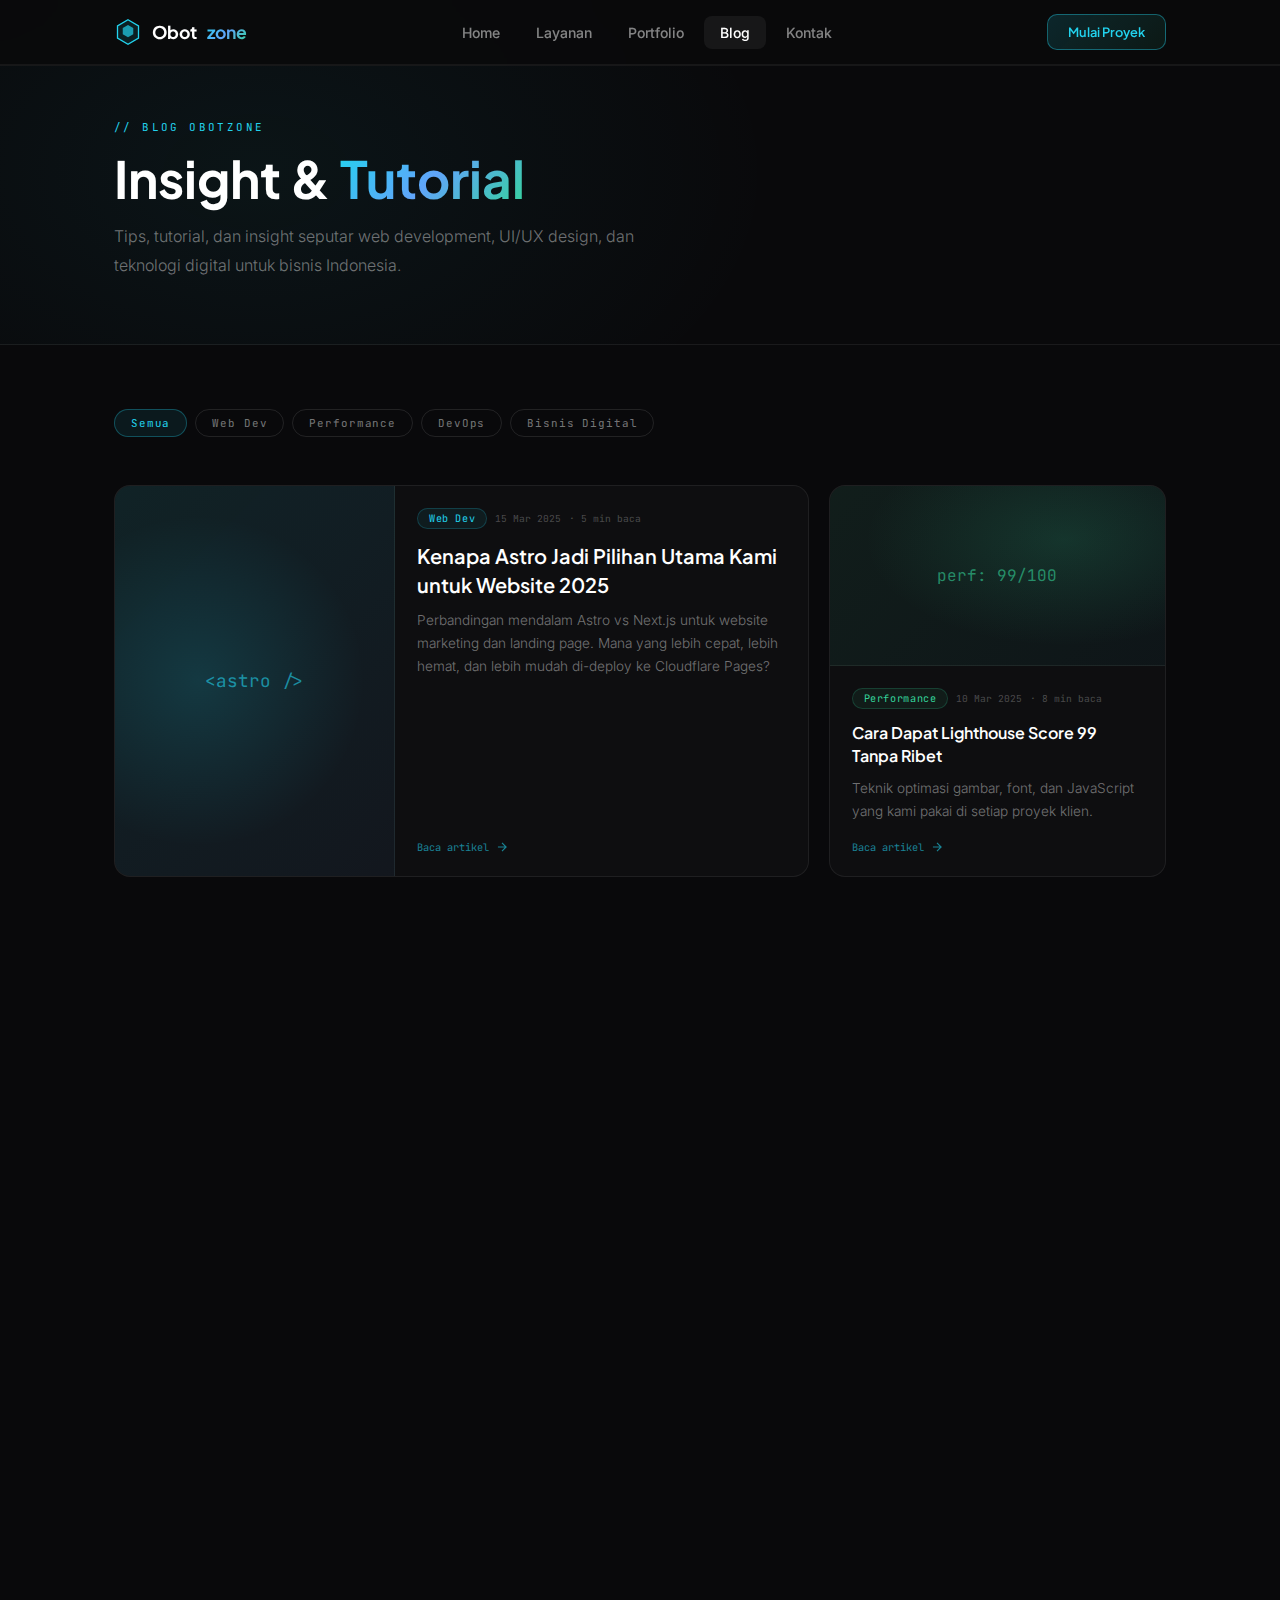
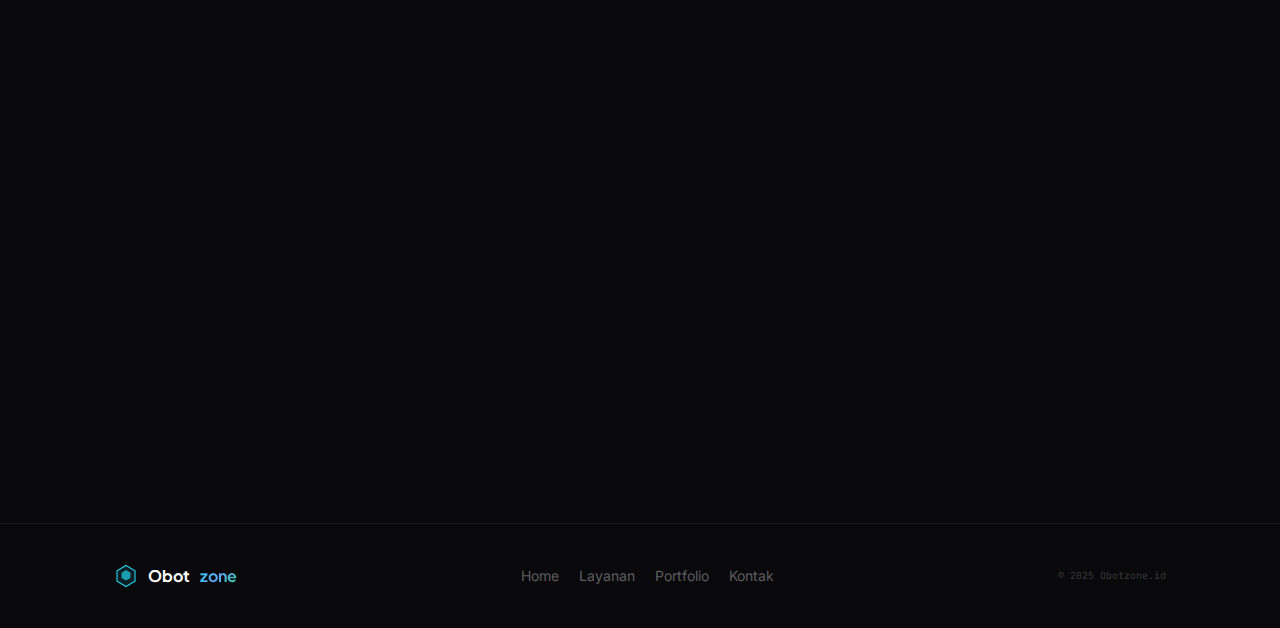
<file: blog/index.html>
<!DOCTYPE html>
<html lang="id">
<head>
<meta charset="UTF-8"/>
<meta name="viewport" content="width=device-width,initial-scale=1.0"/>
<title>Blog — Insight & Tutorial Web Development | Obotzone</title>
<meta name="description" content="Artikel seputar web development, UI/UX design, performa website, dan tips digital untuk bisnis Indonesia dari tim Obotzone."/>
<meta name="robots" content="index, follow"/>
<link rel="canonical" href="https://obotzone.id/blog/"/>
<meta property="og:type" content="website"/>
<meta property="og:url" content="https://obotzone.id/blog/"/>
<meta property="og:title" content="Blog Obotzone — Insight & Tutorial Web Development"/>
<meta property="og:description" content="Artikel seputar web development, UI/UX design, performa website, dan tips digital untuk bisnis Indonesia."/>
<meta property="og:image" content="https://obotzone.id/og-image.png"/>
<meta property="og:locale" content="id_ID"/>
<meta property="og:site_name" content="Obotzone"/>
<link rel="preconnect" href="https://fonts.googleapis.com"/>
<link rel="preconnect" href="https://fonts.gstatic.com" crossorigin/>
<link href="https://fonts.googleapis.com/css2?family=Inter:wght@300;400;500;600;700&family=Plus+Jakarta+Sans:wght@300;400;500;600;700&family=JetBrains+Mono:wght@400;500&display=swap" rel="stylesheet"/>
<style>
*,*::before,*::after{box-sizing:border-box;margin:0;padding:0}
html{scroll-behavior:smooth}
body{font-family:'Inter','Plus Jakarta Sans',-apple-system,sans-serif;background:#09090b;color:rgba(255,255,255,0.82);overflow-x:hidden;-webkit-font-smoothing:antialiased}
a{text-decoration:none;color:inherit}
::-webkit-scrollbar{width:4px}
::-webkit-scrollbar-track{background:#09090b}
::-webkit-scrollbar-thumb{background:rgba(34,211,238,0.35);border-radius:4px}
:root{--c:#22d3ee;--e:#34d399;--bdr:rgba(255,255,255,0.07);--muted:rgba(255,255,255,0.42)}
.wrap{max-width:1100px;margin:0 auto;padding:0 24px}
.grad{background:linear-gradient(135deg,#22d3ee 0%,#60a5fa 50%,#34d399 100%);-webkit-background-clip:text;-webkit-text-fill-color:transparent;background-clip:text}
.lbl{font-family:'JetBrains Mono',monospace;font-size:.68rem;letter-spacing:.22em;color:var(--c);text-transform:uppercase;display:block;margin-bottom:16px}
.tag{display:inline-flex;align-items:center;gap:5px;padding:3px 11px;border-radius:100px;font-family:'JetBrains Mono',monospace;font-size:.64rem;letter-spacing:.06em;white-space:nowrap}
.tc{background:rgba(34,211,238,0.07);border:1px solid rgba(34,211,238,0.2);color:var(--c)}
.te{background:rgba(52,211,153,0.07);border:1px solid rgba(52,211,153,0.2);color:var(--e)}
.tp{background:rgba(96,165,250,0.07);border:1px solid rgba(96,165,250,0.2);color:#60a5fa}
.btn{display:inline-flex;align-items:center;gap:8px;padding:10px 22px;border-radius:10px;font-family:'Plus Jakarta Sans',sans-serif;font-size:.875rem;font-weight:600;cursor:pointer;border:none;transition:transform .25s,background .25s,border-color .25s,box-shadow .25s;text-decoration:none}
.btn:hover{transform:translateY(-2px)}
.bp{background:linear-gradient(135deg,rgba(34,211,238,0.15),rgba(52,211,153,0.08));border:1px solid rgba(34,211,238,0.4);color:var(--c)}
.bp:hover{background:linear-gradient(135deg,rgba(34,211,238,0.25),rgba(52,211,153,0.15));border-color:rgba(34,211,238,0.7);box-shadow:0 0 30px rgba(34,211,238,0.2)}
/* Navbar */
.nav{position:fixed;top:0;left:0;right:0;z-index:50;background:rgba(9,9,11,0.85);backdrop-filter:blur(24px);-webkit-backdrop-filter:blur(24px);border-bottom:1px solid rgba(255,255,255,0.06)}
.nav-in{max-width:1100px;margin:0 auto;padding:0 24px;height:64px;display:flex;align-items:center;justify-content:space-between;gap:16px}
.logo{display:flex;align-items:center;gap:10px;font-family:'Plus Jakarta Sans',sans-serif;font-weight:700;font-size:1.1rem;color:white}
.nav-links{display:flex;align-items:center;gap:4px}
.nl{padding:8px 16px;border-radius:8px;font-size:.875rem;font-weight:500;color:rgba(255,255,255,0.5);transition:color .2s,background .2s}
.nl:hover,.nl.active{color:white;background:rgba(255,255,255,0.06)}
.mbtn{display:none;padding:8px;border-radius:8px;background:rgba(255,255,255,0.06);border:1px solid rgba(255,255,255,0.1);color:rgba(255,255,255,0.7);cursor:pointer}
.mnav{max-height:0;overflow:hidden;transition:max-height .4s cubic-bezier(.16,1,.3,1);background:rgba(9,9,11,0.95);border-bottom:1px solid rgba(255,255,255,0.06)}
.mnav.open{max-height:320px}
.mnav a{display:block;padding:14px 24px;font-size:.9rem;color:rgba(255,255,255,0.6);border-bottom:1px solid rgba(255,255,255,0.04);transition:color .15s}
.mnav a:hover{color:white;background:rgba(255,255,255,0.04)}
/* Hero */
.hero{padding:120px 24px 64px;background:radial-gradient(ellipse 800px 500px at 20% 50%,rgba(34,211,238,0.055) 0%,transparent 65%),#09090b;border-bottom:1px solid var(--bdr)}
/* Filter bar */
.filter-bar{display:flex;flex-wrap:wrap;gap:8px;margin-bottom:48px}
.filter-btn{padding:6px 16px;border-radius:100px;font-family:'JetBrains Mono',monospace;font-size:.68rem;letter-spacing:.08em;border:1px solid rgba(255,255,255,0.1);color:rgba(255,255,255,0.45);background:transparent;cursor:pointer;transition:all .2s}
.filter-btn:hover,.filter-btn.active{background:rgba(34,211,238,0.08);border-color:rgba(34,211,238,0.3);color:var(--c)}
/* Blog grid */
.blog-grid{display:grid;grid-template-columns:repeat(3,1fr);gap:20px}
.blog-card{border-radius:16px;border:1px solid rgba(255,255,255,0.07);background:rgba(255,255,255,0.025);overflow:hidden;transition:border-color .3s,transform .3s,background .3s;display:flex;flex-direction:column}
.blog-card:hover{border-color:rgba(34,211,238,0.22);transform:translateY(-4px);background:rgba(255,255,255,0.04)}
.blog-thumb{height:180px;display:flex;align-items:center;justify-content:center;position:relative;overflow:hidden;border-bottom:1px solid rgba(255,255,255,0.06);flex-shrink:0}
.blog-body{padding:22px;display:flex;flex-direction:column;flex:1}
.blog-meta{display:flex;align-items:center;gap:8px;margin-bottom:12px;flex-wrap:wrap}
.blog-date{font-family:'JetBrains Mono',monospace;font-size:.6rem;color:rgba(255,255,255,0.25)}
.blog-title{font-family:'Plus Jakarta Sans',sans-serif;font-weight:600;font-size:1rem;color:white;line-height:1.45;margin-bottom:10px;transition:color .2s}
.blog-card:hover .blog-title{color:var(--c)}
.blog-excerpt{font-size:.85rem;color:var(--muted);font-weight:300;line-height:1.7;flex:1;margin-bottom:16px}
.blog-read{display:flex;align-items:center;gap:6px;font-family:'JetBrains Mono',monospace;font-size:.65rem;color:rgba(34,211,238,0.6);transition:gap .2s}
.blog-card:hover .blog-read{gap:10px;color:var(--c)}
/* Featured card */
.blog-card.featured{grid-column:span 2;flex-direction:row}
.blog-card.featured .blog-thumb{width:280px;height:auto;flex-shrink:0;border-bottom:none;border-right:1px solid rgba(255,255,255,0.06)}
.blog-card.featured .blog-title{font-size:1.25rem}
/* Newsletter */
.newsletter{background:rgba(34,211,238,0.04);border:1px solid rgba(34,211,238,0.12);border-radius:16px;padding:40px;text-align:center;margin-top:64px}
/* Footer */
footer{border-top:1px solid var(--bdr);padding:40px 24px;margin-top:80px}
.flink{font-size:.875rem;color:rgba(255,255,255,0.35);transition:color .15s}
.flink:hover{color:rgba(255,255,255,0.8)}
/* Responsive */
@media(max-width:900px){
  .blog-grid{grid-template-columns:repeat(2,1fr)}
  .blog-card.featured{grid-column:span 2;flex-direction:column}
  .blog-card.featured .blog-thumb{width:100%;height:200px;border-right:none;border-bottom:1px solid rgba(255,255,255,0.06)}
}
@media(max-width:600px){
  .blog-grid{grid-template-columns:1fr}
  .blog-card.featured{grid-column:span 1}
  .nav-links{display:none}.mbtn{display:flex}
}
/* Reveal */
.reveal{opacity:0;transform:translateY(24px);transition:opacity .7s cubic-bezier(.16,1,.3,1),transform .7s cubic-bezier(.16,1,.3,1)}
.reveal.in{opacity:1;transform:translateY(0)}
.d1{transition-delay:.08s}.d2{transition-delay:.16s}.d3{transition-delay:.24s}.d4{transition-delay:.32s}.d5{transition-delay:.4s}
</style>
</head>
<body>

<!-- NAVBAR -->
<header class="nav" id="navbar">
  <div class="nav-in">
    <a href="/" class="logo">
      <svg width="28" height="28" viewBox="0 0 32 32" fill="none">
        <path d="M16 2L28 9L28 23L16 30L4 23L4 9Z" stroke="#22d3ee" stroke-width="1.5" fill="rgba(34,211,238,0.1)"/>
        <path d="M16 8L22 11.5L22 18.5L16 22L10 18.5L10 11.5Z" fill="#22d3ee" opacity="0.7"/>
      </svg>
      Obot<span class="grad">zone</span>
    </a>
    <nav class="nav-links">
      <a class="nl" href="/">Home</a>
      <a class="nl" href="/#layanan">Layanan</a>
      <a class="nl" href="/#portfolio">Portfolio</a>
      <a class="nl active" href="/blog/">Blog</a>
      <a class="nl" href="/#kontak">Kontak</a>
    </nav>
    <div style="display:flex;align-items:center;gap:10px">
      <a href="/#kontak" class="btn bp" style="padding:9px 20px;font-size:.8rem">Mulai Proyek</a>
      <button class="mbtn" id="menuBtn" aria-label="Menu">
        <svg width="18" height="18" viewBox="0 0 24 24" fill="none" stroke="currentColor" stroke-width="2"><line x1="3" y1="6" x2="21" y2="6"/><line x1="3" y1="12" x2="21" y2="12"/><line x1="3" y1="18" x2="15" y2="18"/></svg>
      </button>
    </div>
  </div>
  <div class="mnav" id="mobileNav">
    <a href="/">Home</a>
    <a href="/#layanan">Layanan</a>
    <a href="/#portfolio">Portfolio</a>
    <a href="/blog/" style="color:var(--c)">Blog</a>
    <a href="/#kontak">Kontak</a>
  </div>
</header>

<!-- HERO -->
<section class="hero">
  <div class="wrap">
    <div class="reveal">
      <span class="lbl">// BLOG OBOTZONE</span>
      <h1 style="font-family:'Plus Jakarta Sans',sans-serif;font-weight:700;font-size:clamp(2rem,5vw,3.2rem);line-height:1.1;margin-bottom:16px;color:white">
        Insight &amp; <span class="grad">Tutorial</span>
      </h1>
      <p style="color:var(--muted);font-size:1rem;font-weight:300;max-width:520px;line-height:1.8">
        Tips, tutorial, dan insight seputar web development, UI/UX design, dan teknologi digital untuk bisnis Indonesia.
      </p>
    </div>
  </div>
</section>

<!-- BLOG LIST -->
<section style="padding:64px 24px 0">
  <div class="wrap">

    <!-- Filter -->
    <div class="filter-bar reveal">
      <button class="filter-btn active" onclick="filterPosts('semua',this)">Semua</button>
      <button class="filter-btn" onclick="filterPosts('web-dev',this)">Web Dev</button>
      <button class="filter-btn" onclick="filterPosts('performance',this)">Performance</button>
      <button class="filter-btn" onclick="filterPosts('devops',this)">DevOps</button>
      <button class="filter-btn" onclick="filterPosts('bisnis',this)">Bisnis Digital</button>
    </div>

    <!-- Grid -->
    <div class="blog-grid" id="blogGrid">

      <!-- ARTIKEL 1 — Featured -->
      <a href="/blog/kenapa-astro-2025/" class="blog-card featured reveal" data-cat="web-dev">
        <div class="blog-thumb" style="background:linear-gradient(135deg,rgba(34,211,238,0.1),rgba(96,165,250,0.06))">
          <div style="position:absolute;inset:0;background:radial-gradient(ellipse at 30% 50%,rgba(34,211,238,0.15),transparent 60%)"></div>
          <span style="font-family:'JetBrains Mono',monospace;font-size:1.1rem;color:rgba(34,211,238,0.6);position:relative">&lt;astro /&gt;</span>
        </div>
        <div class="blog-body">
          <div class="blog-meta">
            <span class="tag tc">Web Dev</span>
            <span class="blog-date">15 Mar 2025</span>
            <span class="blog-date">· 5 min baca</span>
          </div>
          <h2 class="blog-title">Kenapa Astro Jadi Pilihan Utama Kami untuk Website 2025</h2>
          <p class="blog-excerpt">Perbandingan mendalam Astro vs Next.js untuk website marketing dan landing page. Mana yang lebih cepat, lebih hemat, dan lebih mudah di-deploy ke Cloudflare Pages?</p>
          <span class="blog-read">Baca artikel <svg width="14" height="14" viewBox="0 0 24 24" fill="none" stroke="currentColor" stroke-width="2"><path d="M5 12h14M12 5l7 7-7 7"/></svg></span>
        </div>
      </a>

      <!-- ARTIKEL 2 -->
      <a href="/blog/lighthouse-score-99/" class="blog-card reveal d1" data-cat="performance">
        <div class="blog-thumb" style="background:linear-gradient(135deg,rgba(52,211,153,0.08),rgba(34,211,238,0.04))">
          <div style="position:absolute;inset:0;background:radial-gradient(ellipse at 70% 30%,rgba(52,211,153,0.15),transparent 60%)"></div>
          <span style="font-family:'JetBrains Mono',monospace;font-size:1rem;color:rgba(52,211,153,0.6);position:relative">perf: 99/100</span>
        </div>
        <div class="blog-body">
          <div class="blog-meta">
            <span class="tag te">Performance</span>
            <span class="blog-date">10 Mar 2025</span>
            <span class="blog-date">· 8 min baca</span>
          </div>
          <h2 class="blog-title">Cara Dapat Lighthouse Score 99 Tanpa Ribet</h2>
          <p class="blog-excerpt">Teknik optimasi gambar, font, dan JavaScript yang kami pakai di setiap proyek klien.</p>
          <span class="blog-read">Baca artikel <svg width="14" height="14" viewBox="0 0 24 24" fill="none" stroke="currentColor" stroke-width="2"><path d="M5 12h14M12 5l7 7-7 7"/></svg></span>
        </div>
      </a>

      <!-- ARTIKEL 3 -->
      <a href="/blog/deploy-cloudflare-pages/" class="blog-card reveal d2" data-cat="devops">
        <div class="blog-thumb" style="background:linear-gradient(135deg,rgba(96,165,250,0.08),rgba(34,211,238,0.04))">
          <div style="position:absolute;inset:0;background:radial-gradient(ellipse at 50% 60%,rgba(96,165,250,0.15),transparent 60%)"></div>
          <span style="font-family:'JetBrains Mono',monospace;font-size:1rem;color:rgba(96,165,250,0.6);position:relative">cf: deploy</span>
        </div>
        <div class="blog-body">
          <div class="blog-meta">
            <span class="tag tp">DevOps</span>
            <span class="blog-date">5 Mar 2025</span>
            <span class="blog-date">· 6 min baca</span>
          </div>
          <h2 class="blog-title">Deploy Gratis ke Cloudflare Pages: Panduan Lengkap</h2>
          <p class="blog-excerpt">Dari GitHub repo ke domain custom dalam 10 menit, step by step untuk pemula.</p>
          <span class="blog-read">Baca artikel <svg width="14" height="14" viewBox="0 0 24 24" fill="none" stroke="currentColor" stroke-width="2"><path d="M5 12h14M12 5l7 7-7 7"/></svg></span>
        </div>
      </a>

      <!-- ARTIKEL 4 -->
      <a href="/blog/website-umkm-murah/" class="blog-card reveal d3" data-cat="bisnis">
        <div class="blog-thumb" style="background:linear-gradient(135deg,rgba(250,204,21,0.06),rgba(52,211,153,0.04))">
          <div style="position:absolute;inset:0;background:radial-gradient(ellipse at 30% 40%,rgba(250,204,21,0.1),transparent 60%)"></div>
          <span style="font-family:'JetBrains Mono',monospace;font-size:1rem;color:rgba(250,204,21,0.5);position:relative">Rp 3jt → live</span>
        </div>
        <div class="blog-body">
          <div class="blog-meta">
            <span class="tag" style="background:rgba(250,204,21,0.07);border:1px solid rgba(250,204,21,0.2);color:#facc15">Bisnis Digital</span>
            <span class="blog-date">28 Feb 2025</span>
            <span class="blog-date">· 4 min baca</span>
          </div>
          <h2 class="blog-title">Berapa Budget yang Realistis untuk Website UMKM?</h2>
          <p class="blog-excerpt">Breakdown biaya pembuatan website untuk UMKM Indonesia — dari landing page sampai web app lengkap.</p>
          <span class="blog-read">Baca artikel <svg width="14" height="14" viewBox="0 0 24 24" fill="none" stroke="currentColor" stroke-width="2"><path d="M5 12h14M12 5l7 7-7 7"/></svg></span>
        </div>
      </a>

      <!-- ARTIKEL 5 -->
      <a href="/blog/tailwind-vs-css-biasa/" class="blog-card reveal d4" data-cat="web-dev">
        <div class="blog-thumb" style="background:linear-gradient(135deg,rgba(34,211,238,0.06),rgba(52,211,153,0.04))">
          <div style="position:absolute;inset:0;background:radial-gradient(ellipse at 60% 40%,rgba(34,211,238,0.12),transparent 60%)"></div>
          <span style="font-family:'JetBrains Mono',monospace;font-size:1rem;color:rgba(34,211,238,0.5);position:relative">tw vs css</span>
        </div>
        <div class="blog-body">
          <div class="blog-meta">
            <span class="tag tc">Web Dev</span>
            <span class="blog-date">20 Feb 2025</span>
            <span class="blog-date">· 5 min baca</span>
          </div>
          <h2 class="blog-title">Tailwind CSS vs CSS Biasa: Mana yang Lebih Baik?</h2>
          <p class="blog-excerpt">Kapan pakai Tailwind, kapan tetap pakai CSS vanilla. Pengalaman kami setelah 50+ proyek.</p>
          <span class="blog-read">Baca artikel <svg width="14" height="14" viewBox="0 0 24 24" fill="none" stroke="currentColor" stroke-width="2"><path d="M5 12h14M12 5l7 7-7 7"/></svg></span>
        </div>
      </a>

      <!-- ARTIKEL 6 -->
      <a href="/blog/seo-website-indonesia/" class="blog-card reveal d5" data-cat="bisnis">
        <div class="blog-thumb" style="background:linear-gradient(135deg,rgba(52,211,153,0.06),rgba(96,165,250,0.04))">
          <div style="position:absolute;inset:0;background:radial-gradient(ellipse at 40% 60%,rgba(52,211,153,0.12),transparent 60%)"></div>
          <span style="font-family:'JetBrains Mono',monospace;font-size:1rem;color:rgba(52,211,153,0.5);position:relative">SEO: rank #1</span>
        </div>
        <div class="blog-body">
          <div class="blog-meta">
            <span class="tag" style="background:rgba(250,204,21,0.07);border:1px solid rgba(250,204,21,0.2);color:#facc15">Bisnis Digital</span>
            <span class="blog-date">15 Feb 2025</span>
            <span class="blog-date">· 7 min baca</span>
          </div>
          <h2 class="blog-title">SEO untuk Website Indonesia: Panduan Praktis 2025</h2>
          <p class="blog-excerpt">Strategi SEO yang benar-benar bekerja untuk bisnis lokal Indonesia — dari meta tag sampai backlink.</p>
          <span class="blog-read">Baca artikel <svg width="14" height="14" viewBox="0 0 24 24" fill="none" stroke="currentColor" stroke-width="2"><path d="M5 12h14M12 5l7 7-7 7"/></svg></span>
        </div>
      </a>

    </div>

    <!-- Newsletter CTA -->
    <div class="newsletter reveal" style="margin-top:64px">
      <span class="lbl" style="text-align:center;display:block">// STAY UPDATED</span>
      <h3 style="font-family:'Plus Jakarta Sans',sans-serif;font-weight:700;font-size:1.5rem;color:white;margin-bottom:10px">Dapat Artikel Terbaru via WhatsApp</h3>
      <p style="color:var(--muted);font-size:.9rem;font-weight:300;margin-bottom:24px">Artikel baru, tips, dan update dari Obotzone langsung ke WhatsApp kamu.</p>
      <a href="https://wa.me/6287779794633?text=Halo%20Obotzone!%20Saya%20mau%20berlangganan%20update%20artikel%20terbaru." class="btn bp" target="_blank">
        <svg width="15" height="15" viewBox="0 0 24 24" fill="none" stroke="currentColor" stroke-width="2"><path d="M22 16.92v3a2 2 0 01-2.18 2 19.79 19.79 0 01-8.63-3.07A19.5 19.5 0 013.07 9.8 19.79 19.79 0 0118 1.18a2 2 0 012 2v3"/></svg>
        Subscribe via WhatsApp
      </a>
    </div>

  </div>
</section>

<!-- FOOTER -->
<footer>
  <div class="wrap" style="display:flex;flex-wrap:wrap;justify-content:space-between;align-items:center;gap:16px">
    <a href="/" class="logo" style="font-size:1rem">
      <svg width="24" height="24" viewBox="0 0 32 32" fill="none"><path d="M16 2L28 9L28 23L16 30L4 23L4 9Z" stroke="#22d3ee" stroke-width="1.5" fill="rgba(34,211,238,0.1)"/><path d="M16 8L22 11.5L22 18.5L16 22L10 18.5L10 11.5Z" fill="#22d3ee" opacity="0.7"/></svg>
      Obot<span class="grad">zone</span>
    </a>
    <div style="display:flex;gap:20px;flex-wrap:wrap">
      <a href="/" class="flink">Home</a>
      <a href="/#layanan" class="flink">Layanan</a>
      <a href="/#portfolio" class="flink">Portfolio</a>
      <a href="/#kontak" class="flink">Kontak</a>
    </div>
    <p style="font-family:'JetBrains Mono',monospace;font-size:.62rem;color:rgba(255,255,255,0.2)">&copy; 2025 Obotzone.id</p>
  </div>
</footer>

<script>
var obs = new IntersectionObserver(function(e){e.forEach(function(x){if(x.isIntersecting)x.target.classList.add('in')})},{threshold:0.07});
document.querySelectorAll('.reveal').forEach(function(el){obs.observe(el)});
document.getElementById('menuBtn').addEventListener('click',function(){document.getElementById('mobileNav').classList.toggle('open')});

function filterPosts(cat, btn) {
  document.querySelectorAll('.filter-btn').forEach(function(b){b.classList.remove('active')});
  btn.classList.add('active');
  document.querySelectorAll('.blog-card').forEach(function(card){
    if (cat === 'semua' || card.dataset.cat === cat) {
      card.style.display = 'flex';
    } else {
      card.style.display = 'none';
    }
  });
}
</script>
</body>
</html>
</file>
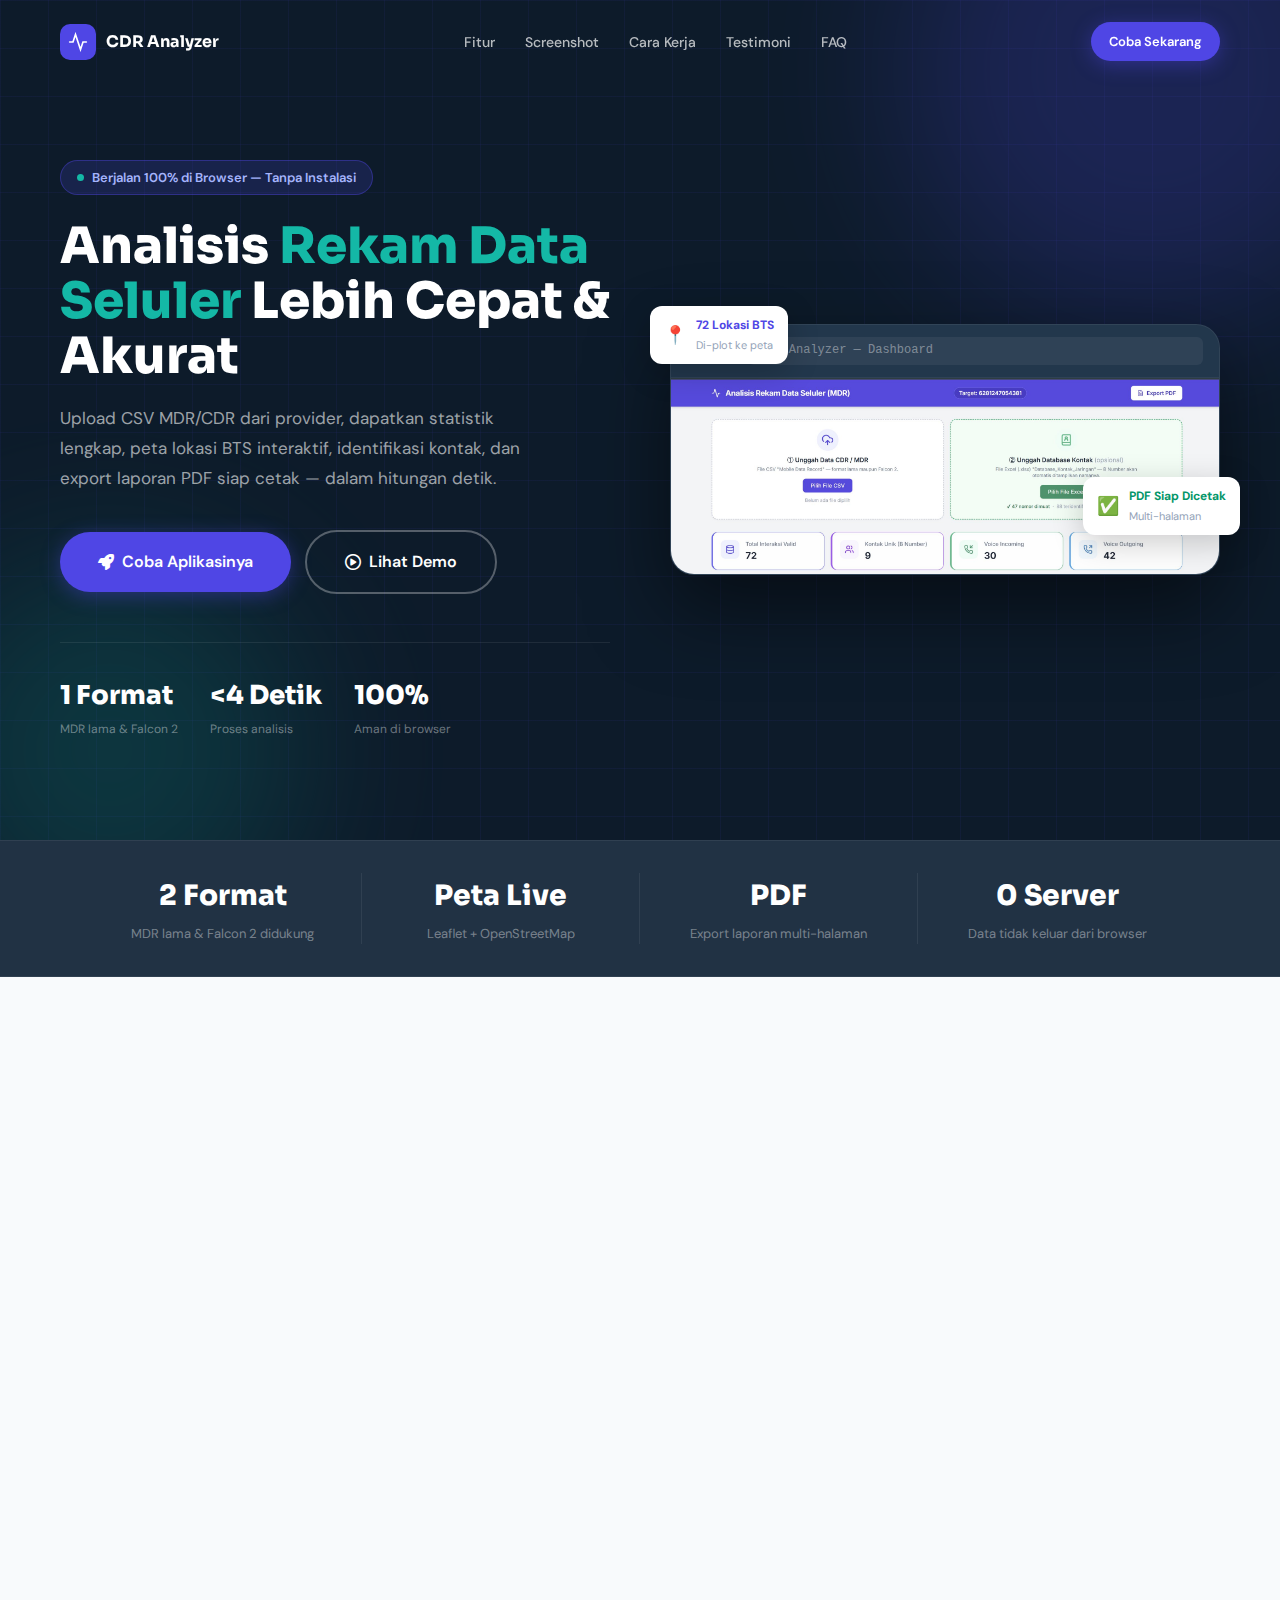
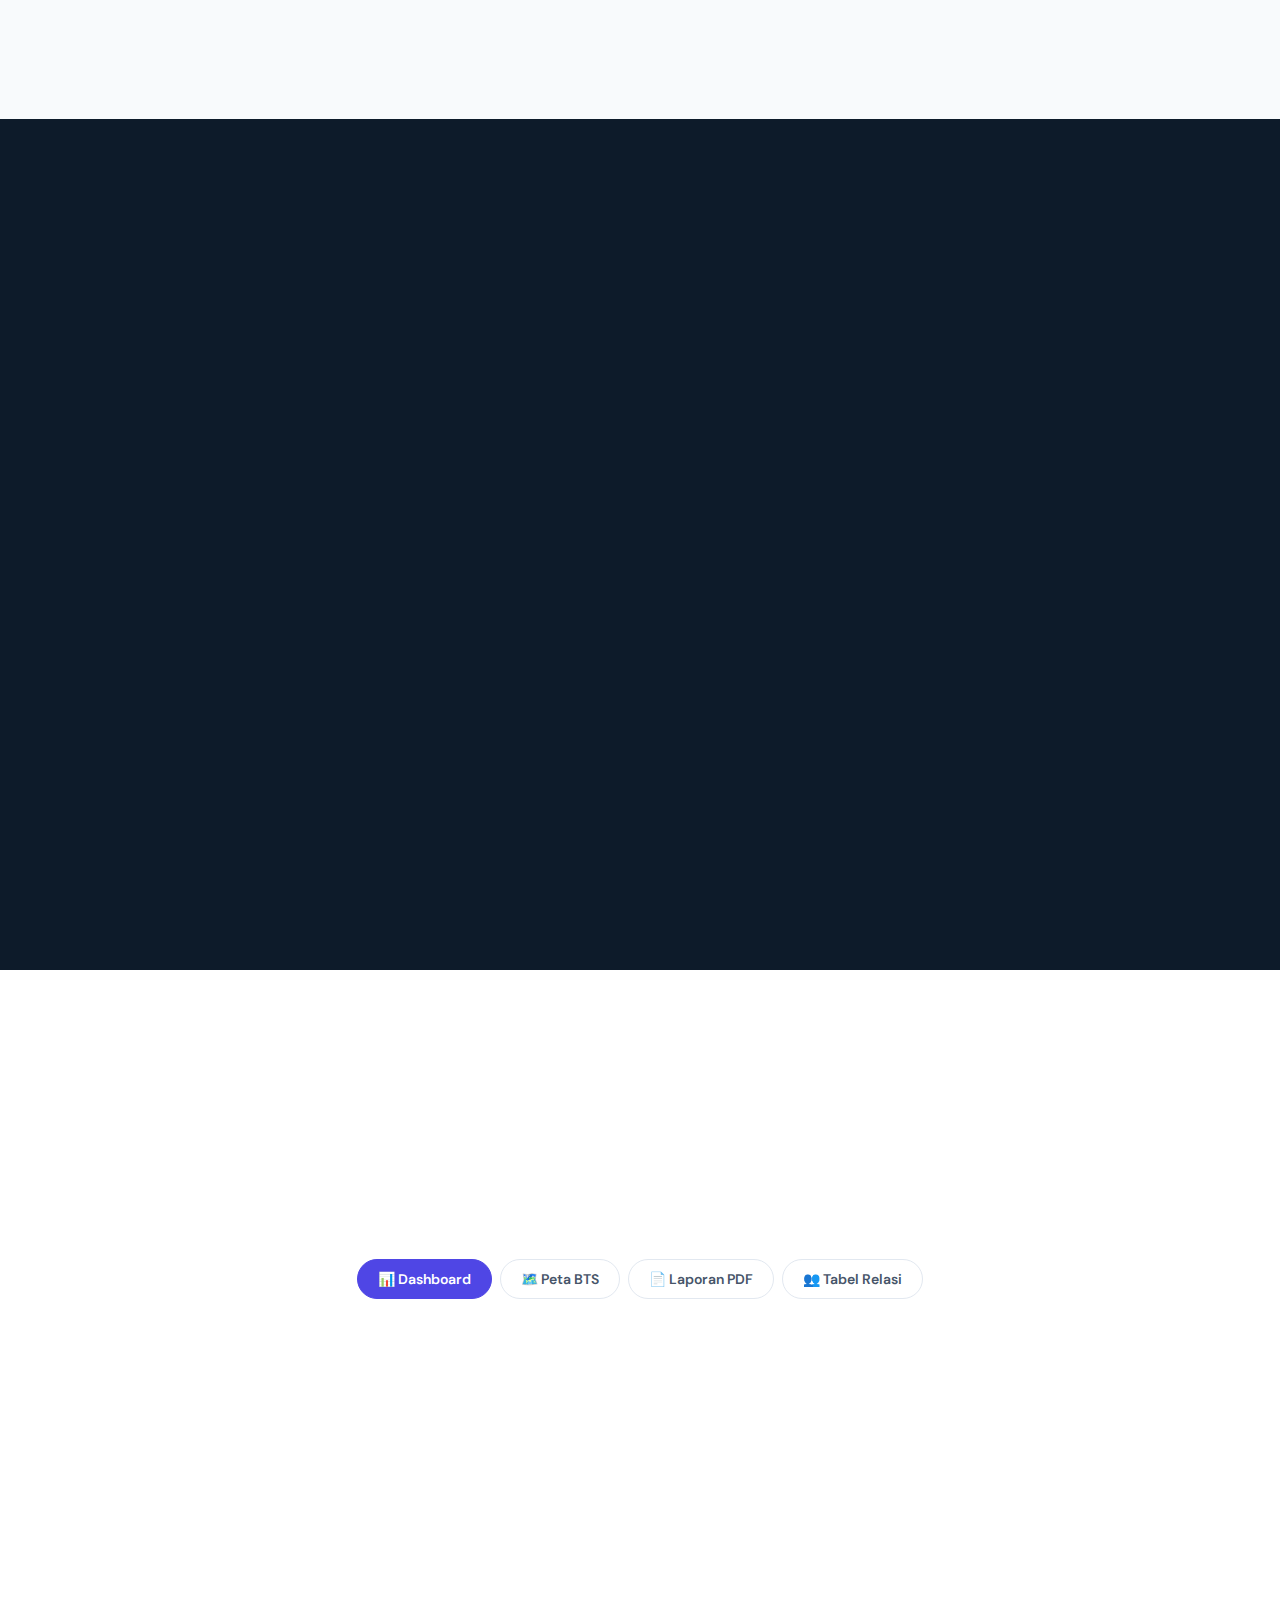
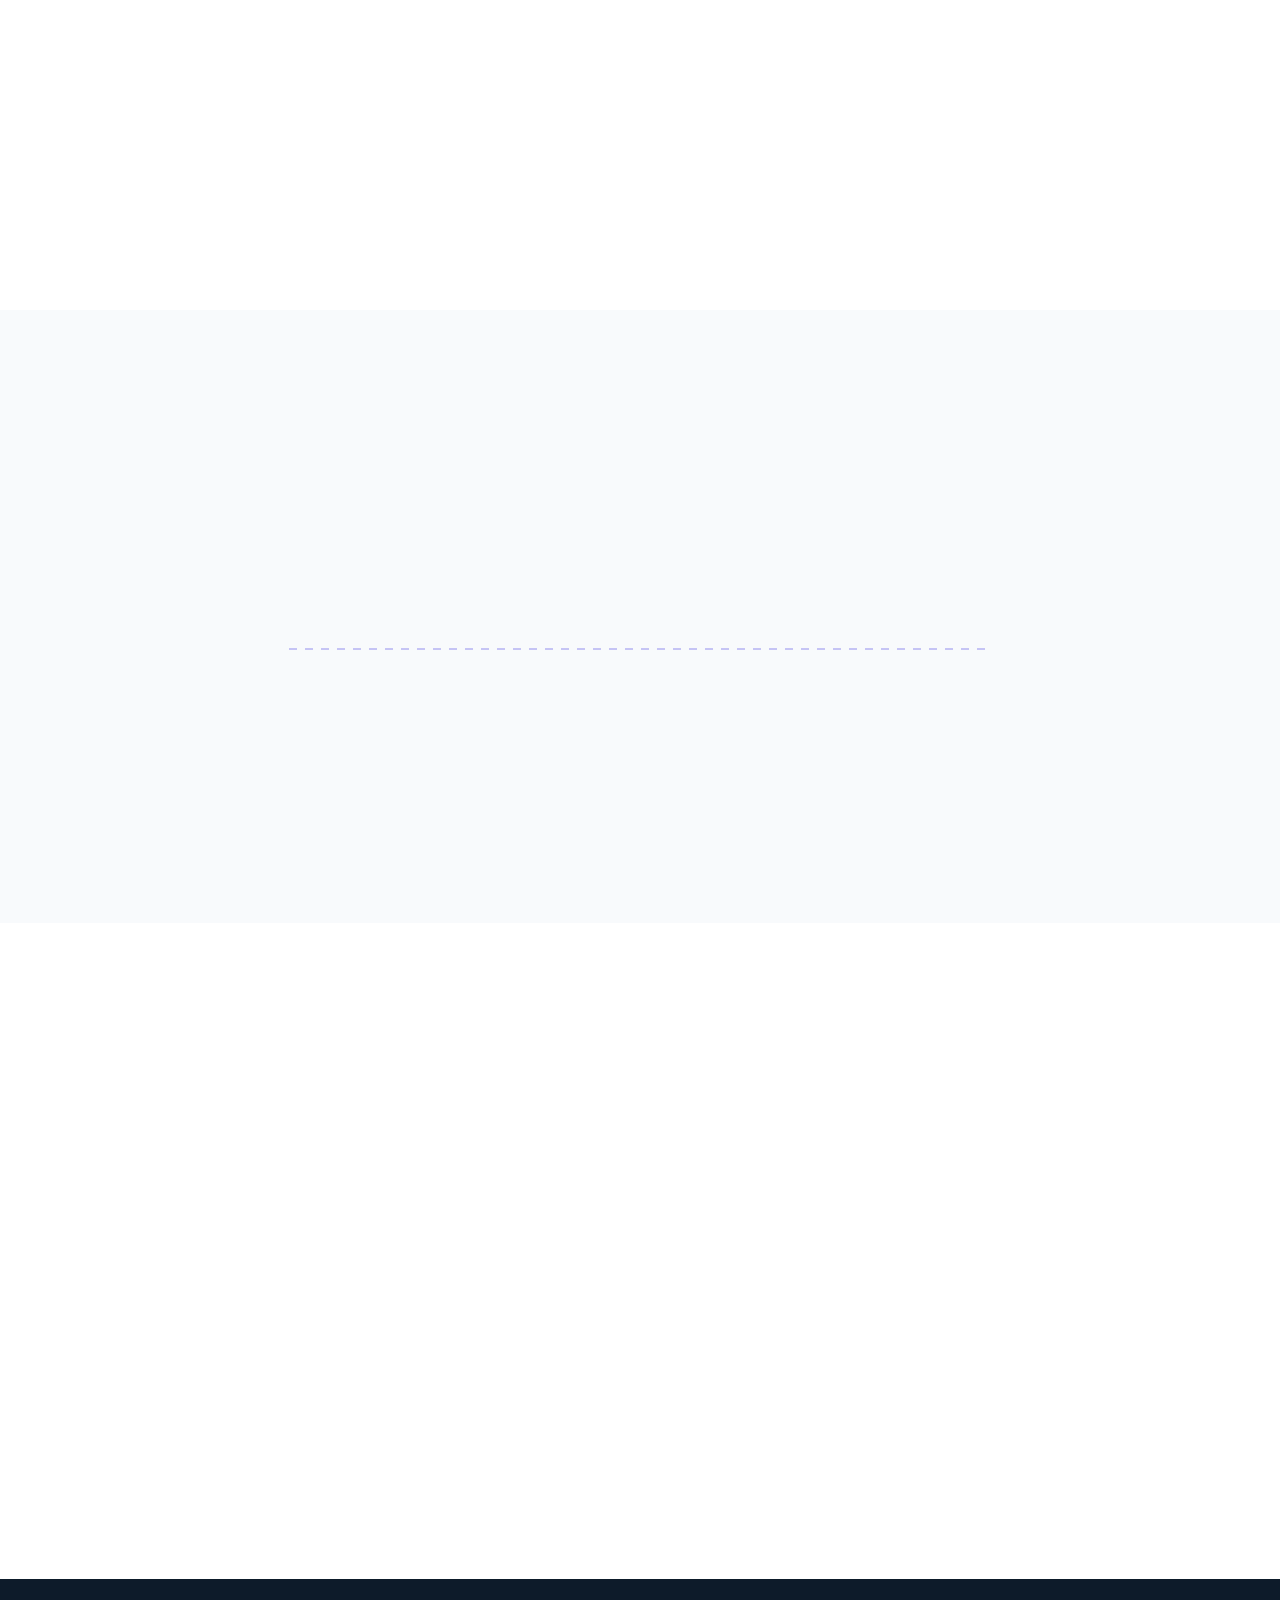
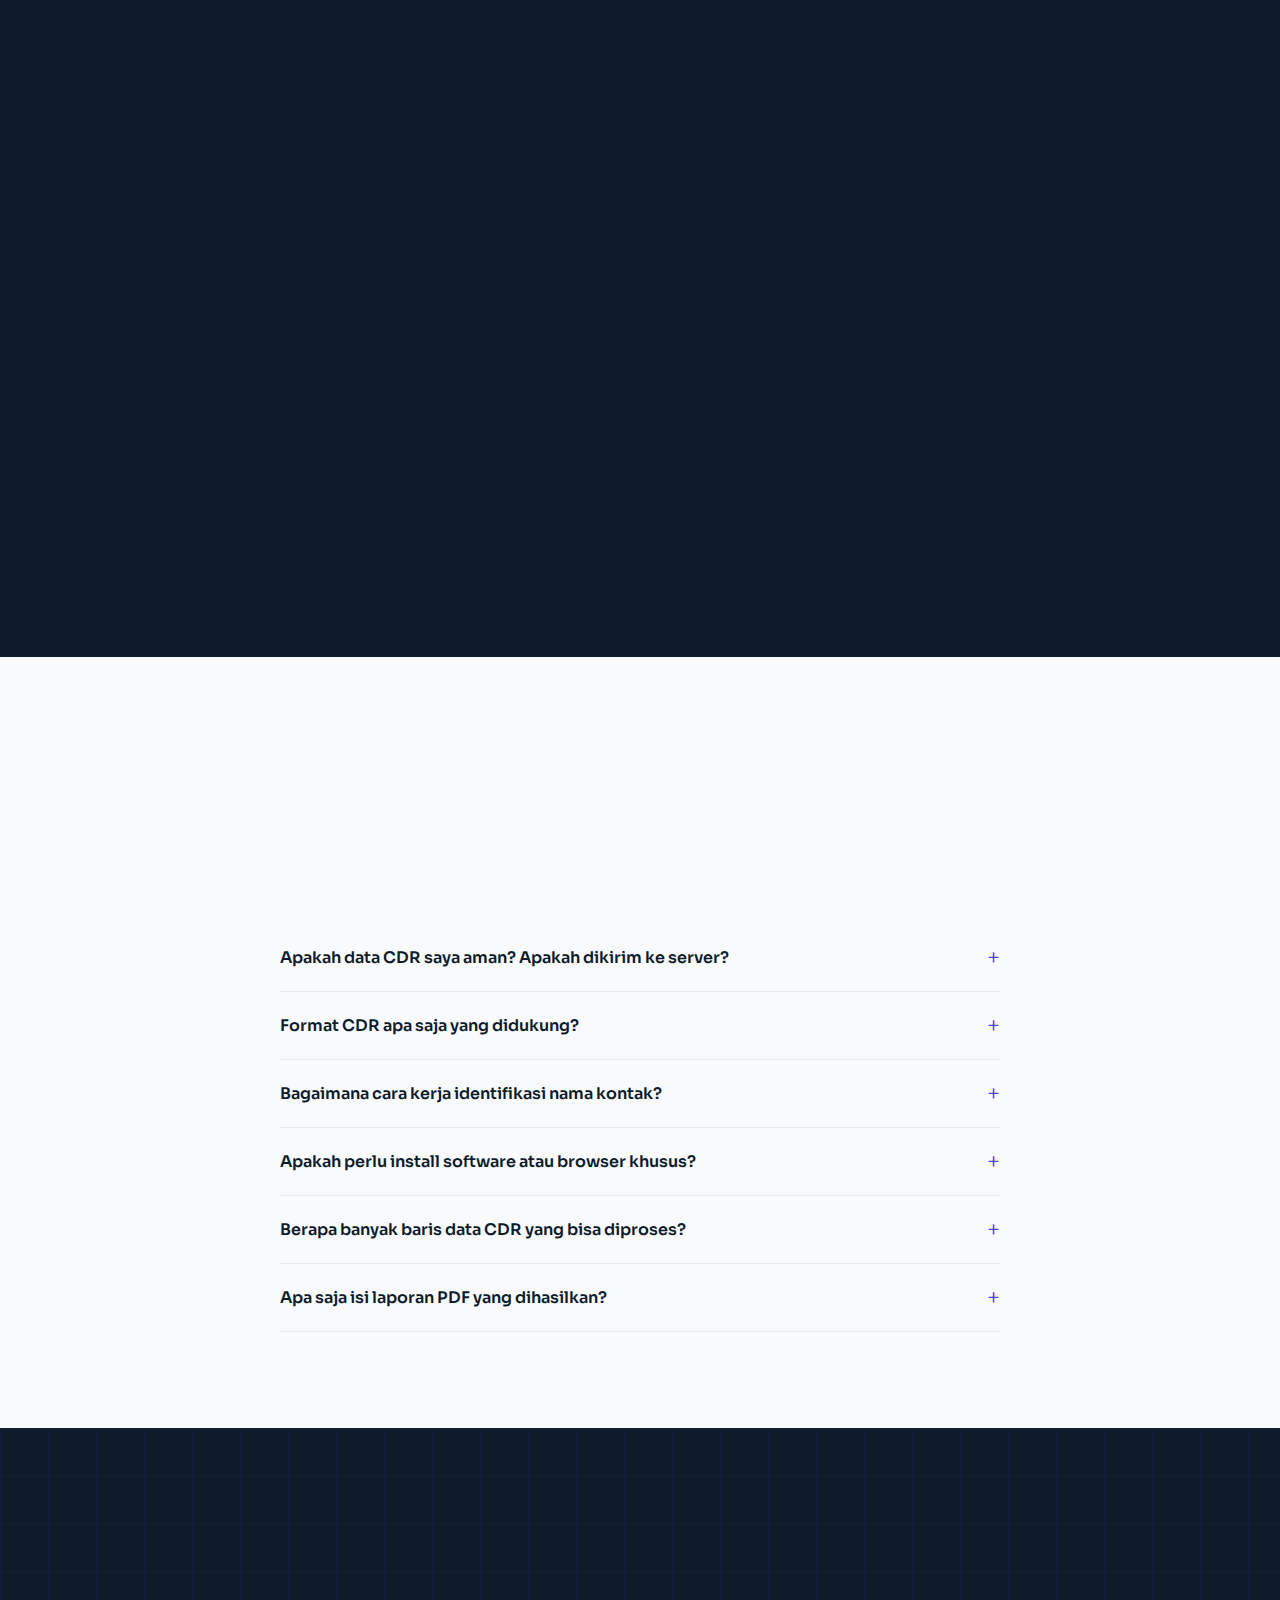
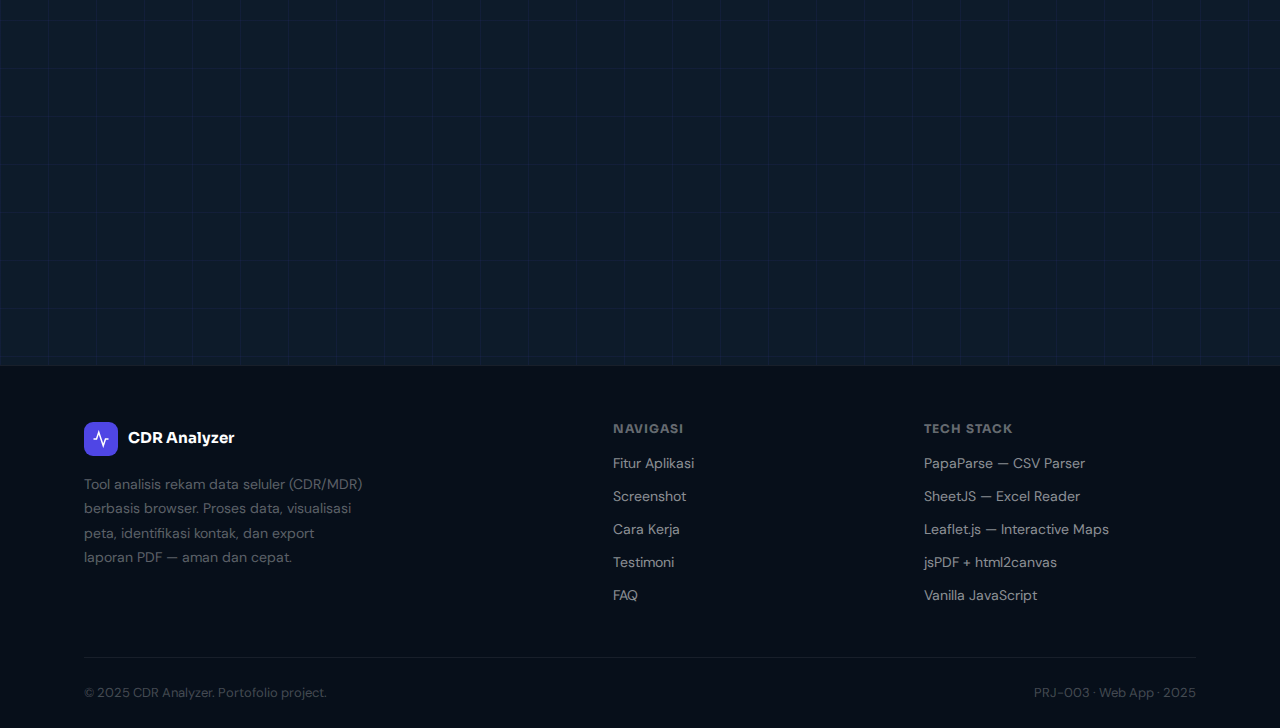
<file: cdr-reader/index.html>
<!DOCTYPE html>
<html lang="id">
<head>
  <meta charset="UTF-8" />
  <meta name="viewport" content="width=device-width, initial-scale=1.0" />
  <title>CDR Analyzer — Analisis Rekam Data Seluler Otomatis</title>
  <meta name="description" content="Tool analisis CDR/MDR berbasis browser. Upload CSV, dapatkan statistik, peta BTS, identifikasi kontak, dan export PDF laporan lengkap." />
  <link rel="preconnect" href="https://fonts.googleapis.com" />
  <link rel="preconnect" href="https://fonts.gstatic.com" crossorigin />
  <link href="https://fonts.googleapis.com/css2?family=Sora:wght@400;600;700;800&family=DM+Sans:ital,opsz,wght@0,9..40,400;0,9..40,500;0,9..40,600;1,9..40,400&display=swap" rel="stylesheet" />
  <link rel="stylesheet" href="https://cdnjs.cloudflare.com/ajax/libs/font-awesome/6.5.0/css/all.min.css" />
  <style>
:root {
  --navy:      #0d1b2a;
  --navy-mid:  #1a2f45;
  --navy-soft: #213244;
  --indigo:    #4f46e5;
  --indigo-l:  #6366f1;
  --indigo-xl: #e0e7ff;
  --teal:      #0d9488;
  --teal-l:    #14b8a6;
  --teal-xl:   #ccfbf1;
  --violet:    #7c3aed;
  --green:     #10b981;
  --cream:     #f8fafc;
  --white:     #ffffff;
  --text:      #1e293b;
  --text-mid:  #475569;
  --text-soft: #94a3b8;
  --border:    #e2e8f0;
  --border-dk: rgba(255,255,255,0.07);
  --shadow:    0 8px 32px rgba(13,27,42,.14);
  --shadow-lg: 0 20px 60px rgba(13,27,42,.2);
  --r:         16px;
  --r-sm:      10px;
  --r-lg:      24px;
}
*,*::before,*::after{box-sizing:border-box;margin:0;padding:0}
html{scroll-behavior:smooth}
body{font-family:'DM Sans',sans-serif;color:var(--text);background:var(--white);line-height:1.65;font-size:16px;overflow-x:hidden}
img{display:block;max-width:100%;height:auto}
a{text-decoration:none;color:inherit}
ul{list-style:none}
.sora{font-family:'Sora',sans-serif}
h1,h2,h3,h4{font-family:'Sora',sans-serif;line-height:1.2}
.container{max-width:1160px;margin:0 auto;padding:0 24px}
.section{padding:96px 0}
.text-center{text-align:center}
.section-label{font-size:12px;font-weight:700;letter-spacing:1.4px;text-transform:uppercase;color:var(--indigo);margin-bottom:12px}
.section-title{font-size:clamp(26px,4vw,40px);font-weight:800;color:var(--navy);margin-bottom:16px;line-height:1.15}
.section-sub{font-size:17px;color:var(--text-mid);max-width:560px;margin:0 auto;line-height:1.75}

/* Buttons */
.btn{display:inline-flex;align-items:center;gap:8px;padding:13px 26px;border-radius:50px;font-family:'DM Sans',sans-serif;font-size:15px;font-weight:600;cursor:pointer;border:none;transition:all .25s ease;text-decoration:none;white-space:nowrap}
.btn-primary{background:var(--indigo);color:#fff;box-shadow:0 4px 20px rgba(79,70,229,.4)}
.btn-primary:hover{background:var(--indigo-l);transform:translateY(-2px);box-shadow:0 8px 28px rgba(79,70,229,.5)}
.btn-outline{background:transparent;color:#fff;border:2px solid rgba(255,255,255,.3)}
.btn-outline:hover{background:rgba(255,255,255,.1);border-color:rgba(255,255,255,.6)}
.btn-outline-dark{background:transparent;color:var(--navy);border:2px solid var(--border)}
.btn-outline-dark:hover{background:var(--cream);border-color:var(--indigo)}
.btn-navy{background:var(--navy);color:#fff;box-shadow:var(--shadow)}
.btn-navy:hover{background:var(--navy-mid);transform:translateY(-2px);box-shadow:var(--shadow-lg)}
.btn-lg{padding:17px 38px;font-size:16px}
.btn-sm{padding:9px 18px;font-size:13px}

/* Navbar */
#navbar{position:fixed;top:0;left:0;right:0;z-index:999;padding:0 24px;transition:all .3s ease}
#navbar .nav-inner{max-width:1160px;margin:0 auto;display:flex;align-items:center;justify-content:space-between;padding:22px 0;transition:padding .3s}
#navbar.scrolled{background:rgba(13,27,42,.97);backdrop-filter:blur(12px);border-bottom:1px solid var(--border-dk);box-shadow:0 4px 24px rgba(0,0,0,.25)}
#navbar.scrolled .nav-inner{padding:14px 0}
.nav-logo{display:flex;align-items:center;gap:10px}
.nav-logo .logo-icon{width:36px;height:36px;background:var(--indigo);border-radius:10px;display:flex;align-items:center;justify-content:center}
.nav-logo span{font-family:'Sora',sans-serif;font-weight:700;font-size:16px;color:#fff}
.nav-links{display:flex;align-items:center;gap:30px}
.nav-links a{color:rgba(255,255,255,.7);font-size:14px;font-weight:500;transition:color .2s}
.nav-links a:hover{color:#fff}
.nav-cta{display:flex;align-items:center;gap:10px}
.hamburger{display:none;flex-direction:column;gap:5px;cursor:pointer;padding:4px;background:none;border:none}
.hamburger span{display:block;width:24px;height:2px;background:#fff;border-radius:2px;transition:all .3s}
.mobile-menu{display:none;position:fixed;inset:0;z-index:998;background:var(--navy);flex-direction:column;align-items:center;justify-content:center;gap:32px}
.mobile-menu.open{display:flex}
.mobile-menu a{color:rgba(255,255,255,.8);font-size:20px;font-weight:600;font-family:'Sora',sans-serif;transition:color .2s}
.mobile-menu a:hover{color:#fff}

/* Hero */
#hero{background:var(--navy);padding:160px 24px 100px;position:relative;overflow:hidden}
.hero-grid-bg{position:absolute;inset:0;background-image:linear-gradient(rgba(79,70,229,0.07) 1px,transparent 1px),linear-gradient(90deg,rgba(79,70,229,0.07) 1px,transparent 1px);background-size:48px 48px;pointer-events:none}
.orb{position:absolute;border-radius:50%;filter:blur(80px);pointer-events:none;opacity:.22}
.orb-1{width:500px;height:500px;background:var(--indigo);top:-180px;right:-120px}
.orb-2{width:380px;height:380px;background:var(--teal);bottom:-100px;left:-80px}
.hero-inner{max-width:1160px;margin:0 auto;display:grid;grid-template-columns:1fr 1fr;gap:60px;align-items:center;position:relative;z-index:1}
.hero-badge{display:inline-flex;align-items:center;gap:8px;background:rgba(79,70,229,.18);border:1px solid rgba(79,70,229,.4);border-radius:50px;padding:6px 16px;font-size:13px;font-weight:600;color:#a5b4fc;margin-bottom:24px}
.hero-badge .dot{width:7px;height:7px;border-radius:50%;background:var(--teal-l);animation:pulse-dot 2s ease-in-out infinite}
@keyframes pulse-dot{0%,100%{opacity:1;transform:scale(1)}50%{opacity:.5;transform:scale(.7)}}
.hero-h1{font-size:clamp(30px,5vw,50px);font-weight:800;color:#fff;line-height:1.1;margin-bottom:20px}
.hero-h1 .accent{color:var(--teal-l)}
.hero-sub{font-size:17px;color:rgba(255,255,255,.6);line-height:1.75;margin-bottom:36px;max-width:480px}
.hero-cta{display:flex;align-items:center;gap:14px;flex-wrap:wrap}
.hero-stats{display:flex;gap:32px;margin-top:48px;padding-top:32px;border-top:1px solid rgba(255,255,255,.08)}
.hero-stat-val{font-size:26px;font-weight:800;color:#fff}
.hero-stat-label{font-size:12px;color:rgba(255,255,255,.4);margin-top:2px}
.hero-right{position:relative}
.mockup-wrap{position:relative}
.float-badge{position:absolute;z-index:10;background:#fff;border-radius:12px;padding:10px 14px;display:flex;gap:10px;align-items:center;box-shadow:0 8px 32px rgba(0,0,0,.2);animation:float-up 3s ease-in-out infinite}
.float-badge-1{top:-18px;left:-20px}
.float-badge-2{bottom:40px;right:-20px;animation-delay:.8s}
@keyframes float-up{0%,100%{transform:translateY(0)}50%{transform:translateY(-8px)}}
.float-badge .icon-wrap{font-size:18px}
.mockup-frame{background:var(--navy-mid);border:1px solid rgba(255,255,255,.1);border-radius:var(--r-lg);overflow:hidden;box-shadow:0 32px 80px rgba(0,0,0,.5)}
.mockup-bar{display:flex;align-items:center;gap:6px;padding:12px 16px;background:rgba(255,255,255,.04);border-bottom:1px solid rgba(255,255,255,.06)}
.mockup-dot{width:11px;height:11px;border-radius:50%}
.mockup-dot:nth-child(1){background:#ff5f57}
.mockup-dot:nth-child(2){background:#ffbd2e}
.mockup-dot:nth-child(3){background:#28ca42}
.url-bar{margin-left:10px;flex:1;background:rgba(255,255,255,.06);border-radius:6px;padding:4px 12px;font-size:12px;color:rgba(255,255,255,.4);font-family:monospace}
.mockup-img{width:100%;display:block}

/* Stats bar */
.stats-bar{background:var(--navy-soft);padding:32px 0;border-top:1px solid var(--border-dk);border-bottom:1px solid var(--border-dk)}
.stats-bar-inner{max-width:1160px;margin:0 auto;padding:0 24px;display:grid;grid-template-columns:repeat(4,1fr)}
.stats-bar-item{text-align:center;padding:0 20px;border-right:1px solid rgba(255,255,255,.07)}
.stats-bar-item:last-child{border-right:none}
.stats-bar-item .val{font-size:28px;font-weight:800;color:#fff;font-family:'Sora',sans-serif}
.stats-bar-item .lbl{font-size:13px;color:rgba(255,255,255,.4);margin-top:4px}

/* Problem */
#problem{background:var(--cream)}
.problem-grid{display:grid;grid-template-columns:repeat(3,1fr);gap:16px;margin-top:48px}
.problem-card{background:#fff;border:1px solid var(--border);border-radius:var(--r);padding:24px;display:flex;gap:16px;transition:box-shadow .25s,transform .25s}
.problem-card:hover{transform:translateY(-3px);box-shadow:var(--shadow)}
.problem-icon{font-size:28px;flex-shrink:0;margin-top:2px}
.problem-card h3{font-size:15px;font-weight:700;color:var(--navy);margin-bottom:6px}
.problem-card p{font-size:14px;color:var(--text-mid);line-height:1.65}

/* Features dark */
#features{background:var(--navy)}
#features .section-title{color:#fff}
#features .section-sub{color:rgba(255,255,255,.5)}
#features .section-label{color:var(--teal-l)}
.features-grid{display:grid;grid-template-columns:repeat(3,1fr);gap:16px;margin-top:48px}
.feature-card{background:rgba(255,255,255,.04);border:1px solid rgba(255,255,255,.07);border-radius:var(--r);padding:28px 24px;transition:background .25s,border-color .25s,transform .25s}
.feature-card:hover{background:rgba(79,70,229,.12);border-color:rgba(79,70,229,.35);transform:translateY(-3px)}
.feature-icon{width:48px;height:48px;border-radius:12px;background:rgba(79,70,229,.2);display:flex;align-items:center;justify-content:center;font-size:22px;margin-bottom:16px}
.feature-card h3{font-size:16px;font-weight:700;color:#fff;margin-bottom:8px}
.feature-card p{font-size:14px;color:rgba(255,255,255,.5);line-height:1.7}

/* Screenshots */
#screenshots{background:var(--white)}
.screenshots-tabs{display:flex;gap:8px;justify-content:center;flex-wrap:wrap;margin-top:40px}
.tab-btn{padding:10px 20px;border-radius:50px;border:1.5px solid var(--border);background:var(--white);color:var(--text-mid);font-size:14px;font-weight:600;cursor:pointer;transition:all .2s;font-family:'DM Sans',sans-serif}
.tab-btn:hover{border-color:var(--indigo);color:var(--indigo)}
.tab-btn.active{background:var(--indigo);color:#fff;border-color:var(--indigo)}
.screenshots-display{margin-top:28px}
.screenshot-panel{display:none}
.screenshot-panel.active{display:block}
.screen-frame{background:var(--navy);border-radius:var(--r-lg);overflow:hidden;box-shadow:0 24px 64px rgba(13,27,42,.25);border:1px solid rgba(255,255,255,.08)}
.screen-bar{display:flex;align-items:center;gap:6px;padding:12px 16px;background:rgba(255,255,255,.04);border-bottom:1px solid rgba(255,255,255,.06)}
.screen-dot{width:11px;height:11px;border-radius:50%}
.screen-dot:nth-child(1){background:#ff5f57}
.screen-dot:nth-child(2){background:#ffbd2e}
.screen-dot:nth-child(3){background:#28ca42}
.screen-frame img{width:100%;display:block}
.screen-caption{display:flex;flex-wrap:wrap;gap:12px;margin-top:20px;justify-content:center}
.cap-item{display:flex;align-items:center;gap:8px;font-size:14px;color:var(--text-mid)}
.cap-dot{width:8px;height:8px;border-radius:50%;background:var(--indigo);flex-shrink:0}

/* How it works */
#how{background:var(--cream)}
.steps-grid{display:grid;grid-template-columns:repeat(3,1fr);gap:0;margin-top:52px;position:relative}
.steps-grid::before{content:'';position:absolute;top:36px;left:calc(16.66% + 20px);right:calc(16.66% + 20px);height:2px;background:repeating-linear-gradient(90deg,var(--indigo) 0,var(--indigo) 8px,transparent 8px,transparent 16px);opacity:.3}
.step-item{text-align:center;padding:0 32px}
.step-num{width:72px;height:72px;border-radius:50%;background:var(--indigo-xl);border:3px solid var(--indigo);display:flex;align-items:center;justify-content:center;font-size:24px;font-weight:800;color:var(--indigo);font-family:'Sora',sans-serif;margin:0 auto 20px}
.step-item h3{font-size:17px;font-weight:700;color:var(--navy);margin-bottom:8px}
.step-item p{font-size:14px;color:var(--text-mid);line-height:1.7}

/* Use cases */
#usecases{background:var(--white)}
.usecase-grid{display:grid;grid-template-columns:repeat(3,1fr);gap:20px;margin-top:48px}
.usecase-card{background:var(--white);border:1px solid var(--border);border-radius:var(--r);padding:28px 24px;transition:transform .25s,box-shadow .25s}
.usecase-card:hover{transform:translateY(-3px);box-shadow:var(--shadow)}
.uc-icon{width:52px;height:52px;border-radius:14px;display:flex;align-items:center;justify-content:center;font-size:24px;margin-bottom:16px}
.usecase-card h3{font-size:16px;font-weight:700;color:var(--navy);margin-bottom:8px}
.usecase-card p{font-size:14px;color:var(--text-mid);line-height:1.65;margin-bottom:16px}
.uc-tags{display:flex;gap:6px;flex-wrap:wrap}
.uc-tag{font-size:11px;font-weight:600;padding:3px 10px;border-radius:20px;background:var(--indigo-xl);color:var(--indigo)}

/* Testimonials */
#testimonials{background:var(--navy)}
#testimonials .section-title{color:#fff}
#testimonials .section-sub{color:rgba(255,255,255,.5)}
#testimonials .section-label{color:var(--teal-l)}
.testi-grid{display:grid;grid-template-columns:repeat(3,1fr);gap:20px;margin-top:48px}
.testi-card{background:rgba(255,255,255,.05);border:1px solid rgba(255,255,255,.08);border-radius:var(--r);padding:28px 24px;transition:background .25s}
.testi-card:hover{background:rgba(255,255,255,.08)}
.stars{font-size:15px;margin-bottom:14px}
.testi-text{font-size:14px;color:rgba(255,255,255,.65);line-height:1.75;margin-bottom:20px;font-style:italic}
.testi-author{display:flex;align-items:center;gap:12px}
.testi-avatar{width:42px;height:42px;border-radius:50%;display:flex;align-items:center;justify-content:center;font-weight:700;font-size:15px;color:#fff;flex-shrink:0}
.av-indigo{background:var(--indigo)}.av-teal{background:var(--teal)}.av-violet{background:var(--violet)}
.testi-name{font-size:14px;font-weight:700;color:#fff}
.testi-role{font-size:12px;color:rgba(255,255,255,.4);margin-top:2px}

/* FAQ */
#faq{background:var(--cream)}
.faq-list{max-width:720px;margin:48px auto 0}
.faq-item{border-bottom:1px solid var(--border)}
.faq-q{width:100%;display:flex;justify-content:space-between;align-items:center;padding:20px 0;font-size:16px;font-weight:600;color:var(--navy);background:none;border:none;cursor:pointer;text-align:left;gap:16px;font-family:'Sora',sans-serif;transition:color .2s}
.faq-q:hover{color:var(--indigo)}
.faq-icon{font-size:22px;font-weight:300;color:var(--indigo);flex-shrink:0;transition:transform .3s}
.faq-a{max-height:0;overflow:hidden;font-size:15px;color:var(--text-mid);line-height:1.75;transition:max-height .4s ease,padding .3s ease}
.faq-item.open .faq-a{max-height:300px;padding-bottom:20px}
.faq-item.open .faq-icon{transform:rotate(45deg)}

/* CTA */
#cta{background:var(--navy);padding:80px 24px;text-align:center;position:relative;overflow:hidden}
#cta::before{content:'';position:absolute;inset:0;background-image:linear-gradient(rgba(79,70,229,0.08) 1px,transparent 1px),linear-gradient(90deg,rgba(79,70,229,0.08) 1px,transparent 1px);background-size:48px 48px}
.cta-inner{position:relative;z-index:1}
.cta-inner h2{font-size:clamp(26px,4vw,40px);font-weight:800;color:#fff;margin-bottom:16px;line-height:1.15}
.cta-inner p{font-size:17px;color:rgba(255,255,255,.55);margin-bottom:36px}
.cta-buttons{display:flex;gap:14px;justify-content:center;flex-wrap:wrap;margin-bottom:24px}
.cta-note{font-size:13px;color:rgba(255,255,255,.3)}
.tech-tags{display:flex;gap:8px;flex-wrap:wrap;margin-top:20px;justify-content:center}
.tech-tag{background:rgba(255,255,255,.07);border:1px solid rgba(255,255,255,.12);color:rgba(255,255,255,.55);font-size:12px;font-weight:500;padding:5px 13px;border-radius:20px;font-family:monospace}

/* Footer */
footer{background:#070f1a;padding:56px 0 24px;border-top:1px solid var(--border-dk)}
.footer-inner{display:grid;grid-template-columns:1.8fr 1fr 1fr;gap:40px;margin-bottom:40px}
.footer-brand .logo{display:flex;align-items:center;gap:10px;margin-bottom:16px}
.footer-brand .logo .logo-icon{width:34px;height:34px;background:var(--indigo);border-radius:9px;display:flex;align-items:center;justify-content:center}
.footer-brand .logo span{font-family:'Sora',sans-serif;font-weight:700;font-size:15px;color:#fff}
.footer-brand p{font-size:14px;color:rgba(255,255,255,.35);line-height:1.75;max-width:280px}
.footer-col h4{font-size:12px;font-weight:700;text-transform:uppercase;letter-spacing:1px;color:rgba(255,255,255,.4);margin-bottom:16px}
.footer-col a,.footer-col p{display:block;font-size:14px;color:rgba(255,255,255,.55);margin-bottom:10px;transition:color .2s}
.footer-col a:hover{color:#fff}
.footer-bottom{border-top:1px solid var(--border-dk);padding-top:24px;display:flex;justify-content:space-between;font-size:13px;color:rgba(255,255,255,.25);flex-wrap:wrap;gap:8px}

/* Scroll reveal */
.reveal,.reveal-left,.reveal-right{opacity:0;transform:translateY(32px);transition:all .7s cubic-bezier(.22,1,.36,1)}
.reveal-left{transform:translateX(-32px)}
.reveal-right{transform:translateX(32px)}
.reveal.visible,.reveal-left.visible,.reveal-right.visible{opacity:1;transform:none}
.delay-1{transition-delay:.1s}.delay-2{transition-delay:.2s}.delay-3{transition-delay:.3s}.delay-4{transition-delay:.4s}

/* Responsive */
@media(max-width:900px){
  .hero-inner{grid-template-columns:1fr}
  .hero-right{display:none}
  .stats-bar-inner{grid-template-columns:repeat(2,1fr)}
  .problem-grid,.features-grid,.usecase-grid,.testi-grid{grid-template-columns:1fr}
  .steps-grid{grid-template-columns:1fr;gap:32px}
  .steps-grid::before{display:none}
  .footer-inner{grid-template-columns:1fr}
  .nav-links,.nav-cta{display:none}
  .hamburger{display:flex}
}
@media(max-width:600px){
  .stats-bar-inner{grid-template-columns:1fr 1fr}
  .screenshots-tabs{gap:6px}
  .tab-btn{padding:8px 14px;font-size:13px}
}
  </style>
</head>
<body>

<!-- NAVBAR -->
<nav id="navbar">
  <div class="nav-inner">
    <a href="#" class="nav-logo">
      <div class="logo-icon">
        <svg width="20" height="20" viewBox="0 0 24 24" fill="none" stroke="#fff" stroke-width="2" stroke-linecap="round"><path d="M22 12h-4l-3 9L9 3l-3 9H2"/></svg>
      </div>
      <span>CDR Analyzer</span>
    </a>
    <ul class="nav-links">
      <li><a href="#features">Fitur</a></li>
      <li><a href="#screenshots">Screenshot</a></li>
      <li><a href="#how">Cara Kerja</a></li>
      <li><a href="#testimonials">Testimoni</a></li>
      <li><a href="#faq">FAQ</a></li>
    </ul>
    <div class="nav-cta">
      <a href="#cta" class="btn btn-primary btn-sm">Coba Sekarang</a>
    </div>
    <button class="hamburger" id="hamburger" aria-label="Menu">
      <span></span><span></span><span></span>
    </button>
  </div>
</nav>

<div class="mobile-menu" id="mobileMenu">
  <a href="#features">Fitur</a>
  <a href="#screenshots">Screenshot</a>
  <a href="#how">Cara Kerja</a>
  <a href="#testimonials">Testimoni</a>
  <a href="#faq">FAQ</a>
  <a href="#cta" style="color:#a5b4fc;">Coba Sekarang</a>
</div>

<!-- HERO -->
<section id="hero">
  <div class="hero-grid-bg"></div>
  <div class="orb orb-1"></div>
  <div class="orb orb-2"></div>
  <div class="hero-inner">
    <div class="hero-left">
      <div class="hero-badge">
        <span class="dot"></span>
        Berjalan 100% di Browser — Tanpa Instalasi
      </div>
      <h1 class="hero-h1 sora">
        Analisis <span class="accent">Rekam Data Seluler</span> Lebih Cepat &amp; Akurat
      </h1>
      <p class="hero-sub">
        Upload CSV MDR/CDR dari provider, dapatkan statistik lengkap, peta lokasi BTS interaktif, identifikasi kontak, dan export laporan PDF siap cetak — dalam hitungan detik.
      </p>
      <div class="hero-cta">
        <a href="#cta" class="btn btn-primary btn-lg">
          <i class="fa-solid fa-rocket"></i> Coba Aplikasinya
        </a>
        <a href="#screenshots" class="btn btn-outline btn-lg">
          <i class="fa-regular fa-circle-play"></i> Lihat Demo
        </a>
      </div>
      <div class="hero-stats">
        <div>
          <div class="hero-stat-val sora"><span data-count="2">0</span> Format</div>
          <div class="hero-stat-label">MDR lama &amp; Falcon 2</div>
        </div>
        <div>
          <div class="hero-stat-val sora">&lt;<span data-count="5">0</span> Detik</div>
          <div class="hero-stat-label">Proses analisis</div>
        </div>
        <div>
          <div class="hero-stat-val sora">100%</div>
          <div class="hero-stat-label">Aman di browser</div>
        </div>
      </div>
    </div>
    <div class="hero-right">
      <div class="mockup-wrap">
        <div class="float-badge float-badge-1">
          <div class="icon-wrap">📍</div>
          <div>
            <div style="font-size:12px;color:#4f46e5;font-weight:700;">72 Lokasi BTS</div>
            <div style="font-size:11px;color:#94a3b8;">Di-plot ke peta</div>
          </div>
        </div>
        <div class="float-badge float-badge-2">
          <div class="icon-wrap">✅</div>
          <div>
            <div style="font-size:12px;color:#059669;font-weight:700;">PDF Siap Dicetak</div>
            <div style="font-size:11px;color:#94a3b8;">Multi-halaman</div>
          </div>
        </div>
        <div class="mockup-frame">
          <div class="mockup-bar">
            <div class="mockup-dot"></div>
            <div class="mockup-dot"></div>
            <div class="mockup-dot"></div>
            <div class="url-bar">CDR Analyzer — Dashboard</div>
          </div>
          <img src="images/dashboard.png" alt="Dashboard CDR Analyzer" class="mockup-img" />
        </div>
      </div>
    </div>
  </div>
</section>

<!-- STATS BAR -->
<div class="stats-bar">
  <div class="stats-bar-inner">
    <div class="stats-bar-item"><div class="val sora">2 Format</div><div class="lbl">MDR lama &amp; Falcon 2 didukung</div></div>
    <div class="stats-bar-item"><div class="val sora">Peta Live</div><div class="lbl">Leaflet + OpenStreetMap</div></div>
    <div class="stats-bar-item"><div class="val sora">PDF</div><div class="lbl">Export laporan multi-halaman</div></div>
    <div class="stats-bar-item"><div class="val sora">0 Server</div><div class="lbl">Data tidak keluar dari browser</div></div>
  </div>
</div>

<!-- PROBLEM -->
<section id="problem" class="section">
  <div class="container">
    <div class="text-center reveal">
      <div class="section-label">Kenali Masalahnya</div>
      <h2 class="section-title">Tantangan Analisis CDR yang Sering Dihadapi</h2>
      <p class="section-sub">Proses analisis rekam data seluler seringkali memakan waktu dan rawan kesalahan jika dilakukan manual.</p>
    </div>
    <div class="problem-grid">
      <div class="problem-card reveal delay-1"><div class="problem-icon">📄</div><div><h3>Data CSV Mentah Sulit Dibaca</h3><p>File CDR dari provider berisi ribuan baris data mentah yang tidak bisa langsung diinterpretasi tanpa tools khusus.</p></div></div>
      <div class="problem-card reveal delay-2"><div class="problem-icon">🗺️</div><div><h3>Lokasi BTS Tidak Terpetakan</h3><p>Koordinat BTS ada di data tapi tidak ada cara mudah untuk memvisualisasikannya ke peta secara otomatis.</p></div></div>
      <div class="problem-card reveal delay-3"><div class="problem-icon">👤</div><div><h3>Identitas Kontak Tidak Diketahui</h3><p>B-Number hanya berupa angka — butuh proses manual untuk mencocokkan dengan database kontak yang ada.</p></div></div>
      <div class="problem-card reveal delay-1"><div class="problem-icon">📊</div><div><h3>Statistik Dihitung Manual</h3><p>Total interaksi, voice in/out, SMS, durasi — semua harus dihitung sendiri dari spreadsheet yang memakan berjam-jam.</p></div></div>
      <div class="problem-card reveal delay-2"><div class="problem-icon">📑</div><div><h3>Laporan Sulit Disusun</h3><p>Menyusun laporan analisis yang rapi dan siap presentasi membutuhkan banyak penyesuaian format secara manual.</p></div></div>
      <div class="problem-card reveal delay-3"><div class="problem-icon">🔒</div><div><h3>Keamanan Data Sensitif</h3><p>Data CDR bersifat rahasia. Upload ke cloud atau tools online berisiko bocor — dibutuhkan solusi offline.</p></div></div>
    </div>
  </div>
</section>

<!-- FEATURES -->
<section id="features" class="section">
  <div class="container">
    <div class="text-center reveal">
      <div class="section-label">Fitur Lengkap</div>
      <h2 class="section-title">Semua yang Dibutuhkan dalam Satu Tool</h2>
      <p class="section-sub">Dari upload CSV hingga laporan PDF — semua terotomatisasi, tidak perlu install software apapun.</p>
    </div>
    <div class="features-grid">
      <div class="feature-card reveal delay-1"><div class="feature-icon">📤</div><h3>Upload CSV &amp; Excel</h3><p>Support format MDR lama maupun Falcon 2. Upload database kontak Excel opsional untuk identifikasi B-Number otomatis.</p></div>
      <div class="feature-card reveal delay-2"><div class="feature-icon">📊</div><h3>Dashboard Statistik Otomatis</h3><p>Total interaksi, kontak unik, voice in/out, SMS — langsung terhitung dan tersaji visual begitu file di-upload.</p></div>
      <div class="feature-card reveal delay-3"><div class="feature-icon">🕐</div><h3>Timeline Aktivitas</h3><p>Visualisasi pola komunikasi berdasarkan jam dan hari. Deteksi kapan target paling aktif berkomunikasi.</p></div>
      <div class="feature-card reveal delay-1"><div class="feature-icon">🗺️</div><h3>Peta Lokasi BTS Interaktif</h3><p>Koordinat BTS di-plot ke OpenStreetMap secara real-time. Klik marker untuk copy koordinat langsung.</p></div>
      <div class="feature-card reveal delay-2"><div class="feature-icon">👥</div><h3>Identifikasi Kontak</h3><p>Match B-Number dengan database kontak Excel. Nama dan jabatan muncul otomatis di tabel ringkasan relasi.</p></div>
      <div class="feature-card reveal delay-3"><div class="feature-icon">📄</div><h3>Export PDF Multi-Halaman</h3><p>Laporan lengkap siap cetak: ringkasan eksekutif, tabel relasi, timeline, daftar log, dan peta lokasi BTS.</p></div>
    </div>
  </div>
</section>

<!-- SCREENSHOTS -->
<section id="screenshots" class="section">
  <div class="container">
    <div class="text-center reveal">
      <div class="section-label">Lihat Aplikasinya</div>
      <h2 class="section-title">Tampilan Nyata Aplikasi</h2>
      <p class="section-sub">Screenshot langsung dari aplikasi — bukan mock design. Ini yang akan Anda gunakan.</p>
    </div>
    <div class="screenshots-tabs">
      <button class="tab-btn active" data-tab="tab-dashboard">📊 Dashboard</button>
      <button class="tab-btn" data-tab="tab-peta">🗺️ Peta BTS</button>
      <button class="tab-btn" data-tab="tab-laporan">📄 Laporan PDF</button>
      <button class="tab-btn" data-tab="tab-relasi">👥 Tabel Relasi</button>
    </div>
    <div class="screenshots-display reveal">

      <div class="screenshot-panel active" id="tab-dashboard">
        <div class="screen-frame">
          <div class="screen-bar">
            <div class="screen-dot"></div><div class="screen-dot"></div><div class="screen-dot"></div>
            <span style="margin-left:12px;font-size:12px;color:rgba(255,255,255,.35);font-family:monospace;">CDR Analyzer — Dashboard Analisis</span>
          </div>
          <img src="images/dashboard.png" alt="Dashboard CDR Analyzer — statistik interaksi real-time" loading="eager" />
        </div>
        <div class="screen-caption">
          <div class="cap-item"><span class="cap-dot"></span>Total interaksi valid</div>
          <div class="cap-item"><span class="cap-dot"></span>Kontak unik (B-Number)</div>
          <div class="cap-item"><span class="cap-dot"></span>Voice incoming &amp; outgoing</div>
          <div class="cap-item"><span class="cap-dot"></span>Upload CSV &amp; database kontak</div>
        </div>
      </div>

      <div class="screenshot-panel" id="tab-peta">
        <div class="screen-frame">
          <div class="screen-bar">
            <div class="screen-dot"></div><div class="screen-dot"></div><div class="screen-dot"></div>
            <span style="margin-left:12px;font-size:12px;color:rgba(255,255,255,.35);font-family:monospace;">CDR Analyzer — Peta Lokasi Aktivitas</span>
          </div>
          <img src="images/peta.png" alt="Peta lokasi BTS interaktif — Leaflet OpenStreetMap" loading="lazy" />
        </div>
        <div class="screen-caption">
          <div class="cap-item"><span class="cap-dot"></span>Plot koordinat BTS otomatis</div>
          <div class="cap-item"><span class="cap-dot"></span>Peta interaktif Leaflet + OSM</div>
          <div class="cap-item"><span class="cap-dot"></span>Klik marker untuk copy koordinat</div>
          <div class="cap-item"><span class="cap-dot"></span>Zoom in/out bebas</div>
        </div>
      </div>

      <div class="screenshot-panel" id="tab-laporan">
        <div class="screen-frame">
          <div class="screen-bar">
            <div class="screen-dot"></div><div class="screen-dot"></div><div class="screen-dot"></div>
            <span style="margin-left:12px;font-size:12px;color:rgba(255,255,255,.35);font-family:monospace;">CDR Analyzer — Laporan PDF Export</span>
          </div>
          <img src="images/laporan.png" alt="Laporan PDF analisis MDR — siap cetak multi-halaman" loading="lazy" />
        </div>
        <div class="screen-caption">
          <div class="cap-item"><span class="cap-dot"></span>Header RAHASIA &amp; timestamp</div>
          <div class="cap-item"><span class="cap-dot"></span>Ringkasan eksekutif</div>
          <div class="cap-item"><span class="cap-dot"></span>Daftar kontak teridentifikasi</div>
          <div class="cap-item"><span class="cap-dot"></span>Statistik lengkap</div>
        </div>
      </div>

      <div class="screenshot-panel" id="tab-relasi">
        <div class="screen-frame">
          <div class="screen-bar">
            <div class="screen-dot"></div><div class="screen-dot"></div><div class="screen-dot"></div>
            <span style="margin-left:12px;font-size:12px;color:rgba(255,255,255,.35);font-family:monospace;">CDR Analyzer — Ringkasan Relasi Komunikasi</span>
          </div>
          <img src="images/relasi.png" alt="Tabel ringkasan relasi komunikasi — urut terbanyak" loading="lazy" />
        </div>
        <div class="screen-caption">
          <div class="cap-item"><span class="cap-dot"></span>Urut berdasarkan frekuensi</div>
          <div class="cap-item"><span class="cap-dot"></span>Tlp. masuk &amp; keluar dipisah</div>
          <div class="cap-item"><span class="cap-dot"></span>Durasi total per kontak</div>
          <div class="cap-item"><span class="cap-dot"></span>Label "Belum teridentifikasi"</div>
        </div>
      </div>

    </div>
  </div>
</section>

<!-- HOW IT WORKS -->
<section id="how" class="section">
  <div class="container">
    <div class="text-center reveal">
      <div class="section-label">Cara Kerja</div>
      <h2 class="section-title">3 Langkah, Laporan Sudah Siap</h2>
      <p class="section-sub">Proses analisis yang biasanya memakan berjam-jam kini selesai dalam hitungan detik.</p>
    </div>
    <div class="steps-grid">
      <div class="step-item reveal delay-1">
        <div class="step-num">1</div>
        <h3>Upload File CSV</h3>
        <p>Drag &amp; drop atau pilih file CDR/MDR dari provider. Format lama maupun Falcon 2 otomatis terdeteksi dan di-parsing.</p>
      </div>
      <div class="step-item reveal delay-2">
        <div class="step-num">2</div>
        <h3>Analisis Otomatis</h3>
        <p>Sistem memproses data: hitung statistik, identifikasi kontak, plot koordinat BTS ke peta, dan susun timeline aktivitas secara instan.</p>
      </div>
      <div class="step-item reveal delay-3">
        <div class="step-num">3</div>
        <h3>Download Laporan PDF</h3>
        <p>Klik Export PDF. Laporan multi-halaman lengkap dengan cap RAHASIA, nomor target, timestamp, dan semua data analisis siap digunakan.</p>
      </div>
    </div>
  </div>
</section>

<!-- USE CASES -->
<section id="usecases" class="section">
  <div class="container">
    <div class="text-center reveal">
      <div class="section-label">Use Case</div>
      <h2 class="section-title">Digunakan untuk Berbagai Kebutuhan Analisis</h2>
      <p class="section-sub">CDR Analyzer dirancang untuk konteks analisis komunikasi yang membutuhkan akurasi dan kecepatan tinggi.</p>
    </div>
    <div class="usecase-grid">
      <div class="usecase-card reveal delay-1">
        <div class="uc-icon" style="background:#ede9fe;">🔍</div>
        <h3>Investigasi &amp; Penyidikan</h3>
        <p>Analisis pola komunikasi target, identifikasi jaringan kontak, dan rekonstruksi timeline aktivitas sebagai bahan penyidikan resmi.</p>
        <div class="uc-tags"><span class="uc-tag">Pola komunikasi</span><span class="uc-tag">Jaringan kontak</span><span class="uc-tag">Timeline</span></div>
      </div>
      <div class="usecase-card reveal delay-2">
        <div class="uc-icon" style="background:#e0f2fe;">📡</div>
        <h3>Analisis Pergerakan BTS</h3>
        <p>Pemetaan lokasi BTS yang digunakan target selama periode tertentu untuk merekonstruksi pergerakan berdasarkan data seluler.</p>
        <div class="uc-tags"><span class="uc-tag">Peta interaktif</span><span class="uc-tag">Koordinat BTS</span><span class="uc-tag">Pergerakan</span></div>
      </div>
      <div class="usecase-card reveal delay-3">
        <div class="uc-icon" style="background:#d1fae5;">📋</div>
        <h3>Pembuatan Laporan Resmi</h3>
        <p>Generate laporan analisis berformat resmi yang siap diserahkan — lengkap dengan statistik, daftar kontak, dan peta lokasi.</p>
        <div class="uc-tags"><span class="uc-tag">Export PDF</span><span class="uc-tag">Format resmi</span><span class="uc-tag">Multi-halaman</span></div>
      </div>
    </div>
  </div>
</section>

<!-- TESTIMONIALS -->
<section id="testimonials" class="section">
  <div class="container">
    <div class="text-center reveal">
      <div class="section-label">Kata Pengguna</div>
      <h2 class="section-title">Dipakai oleh Analis di Lapangan</h2>
      <p class="section-sub">Feedback langsung dari pengguna yang menggunakan CDR Analyzer dalam pekerjaan sehari-hari.</p>
    </div>
    <div class="testi-grid">
      <div class="testi-card reveal delay-1">
        <div class="stars">⭐⭐⭐⭐⭐</div>
        <p class="testi-text">"Sebelumnya butuh 2–3 jam untuk mengolah satu file CDR di Excel. Dengan tool ini, analisis selesai dalam kurang dari satu menit. Peta BTS-nya juga langsung muncul otomatis."</p>
        <div class="testi-author">
          <div class="testi-avatar av-indigo">A</div>
          <div><div class="testi-name">Arif Hidayatullah</div><div class="testi-role">Analis Komunikasi — Jakarta</div></div>
        </div>
      </div>
      <div class="testi-card reveal delay-2">
        <div class="stars">⭐⭐⭐⭐⭐</div>
        <p class="testi-text">"Fitur identifikasi kontak otomatis sangat membantu. Tinggal upload database Excel, semua B-Number langsung teridentifikasi namanya di tabel. Penyusunan laporan jadi jauh lebih cepat."</p>
        <div class="testi-author">
          <div class="testi-avatar av-teal">R</div>
          <div><div class="testi-name">Rini Suryani</div><div class="testi-role">Penyidik — Surabaya</div></div>
        </div>
      </div>
      <div class="testi-card reveal delay-3">
        <div class="stars">⭐⭐⭐⭐⭐</div>
        <p class="testi-text">"Berjalan di browser tanpa instalasi adalah fitur unggulannya. Bisa dipakai di laptop manapun. Export PDF-nya juga rapi dengan format yang profesional — tidak perlu edit manual lagi."</p>
        <div class="testi-author">
          <div class="testi-avatar av-violet">D</div>
          <div><div class="testi-name">Dimas Prasetyo</div><div class="testi-role">Analis Data — Bandung</div></div>
        </div>
      </div>
    </div>
  </div>
</section>

<!-- FAQ -->
<section id="faq" class="section">
  <div class="container">
    <div class="text-center reveal">
      <div class="section-label">FAQ</div>
      <h2 class="section-title">Pertanyaan yang Sering Diajukan</h2>
      <p class="section-sub">Belum yakin? Temukan jawaban pertanyaan Anda di sini.</p>
    </div>
    <div class="faq-list">
      <div class="faq-item">
        <button class="faq-q">Apakah data CDR saya aman? Apakah dikirim ke server?<span class="faq-icon">+</span></button>
        <div class="faq-a">Sama sekali tidak. CDR Analyzer berjalan 100% di browser menggunakan JavaScript. Tidak ada data yang dikirim ke server manapun. File CSV hanya diproses di memori browser lokal dan langsung dibuang saat tab ditutup.</div>
      </div>
      <div class="faq-item">
        <button class="faq-q">Format CDR apa saja yang didukung?<span class="faq-icon">+</span></button>
        <div class="faq-a">Saat ini mendukung dua format: MDR lama (legacy) dan Falcon 2 dari provider telekomunikasi Indonesia. Sistem mendeteksi format secara otomatis berdasarkan struktur kolom CSV — tidak perlu setting apapun sebelum upload.</div>
      </div>
      <div class="faq-item">
        <button class="faq-q">Bagaimana cara kerja identifikasi nama kontak?<span class="faq-icon">+</span></button>
        <div class="faq-a">Upload file Excel database kontak dengan kolom standar (nomor, nama, jabatan, keterangan). Sistem otomatis mencocokkan B-Number dari data CDR dengan database. Hasilnya langsung muncul di tabel ringkasan relasi komunikasi beserta label "Belum teridentifikasi" untuk nomor yang tidak ada di database.</div>
      </div>
      <div class="faq-item">
        <button class="faq-q">Apakah perlu install software atau browser khusus?<span class="faq-icon">+</span></button>
        <div class="faq-a">Tidak perlu. CDR Analyzer berjalan di browser modern apapun — Chrome, Firefox, Edge, Safari. Tidak ada instalasi, tidak ada plugin, tidak ada dependency tambahan.</div>
      </div>
      <div class="faq-item">
        <button class="faq-q">Berapa banyak baris data CDR yang bisa diproses?<span class="faq-icon">+</span></button>
        <div class="faq-a">Tidak ada batas pasti — tergantung RAM browser Anda. File CSV dengan 10.000+ baris bisa diproses lancar dalam hitungan detik di laptop dengan RAM 8GB.</div>
      </div>
      <div class="faq-item">
        <button class="faq-q">Apa saja isi laporan PDF yang dihasilkan?<span class="faq-icon">+</span></button>
        <div class="faq-a">Laporan PDF mencakup: halaman ringkasan eksekutif (nomor target, statistik utama), ringkasan relasi komunikasi, timeline aktivitas, daftar log lengkap, dan peta lokasi BTS. Format siap pakai untuk keperluan resmi tanpa perlu editing tambahan.</div>
      </div>
    </div>
  </div>
</section>

<!-- CTA -->
<section id="cta">
  <div class="cta-inner container reveal">
    <h2 class="sora">Siap Menganalisis Data CDR<br>Lebih Cepat &amp; Efisien?</h2>
    <p>Tidak perlu instalasi. Tidak ada data yang keluar dari browser Anda. Langsung pakai sekarang.</p>
    <div class="cta-buttons">
      <a href="#" class="btn btn-primary btn-lg"><i class="fa-solid fa-rocket"></i> Buka Aplikasi CDR Analyzer</a>
      <a href="#screenshots" class="btn btn-outline btn-lg"><i class="fa-regular fa-images"></i> Lihat Screenshot</a>
    </div>
    <div class="tech-tags">
      <span class="tech-tag">PapaParse CSV</span>
      <span class="tech-tag">SheetJS Excel</span>
      <span class="tech-tag">Leaflet Maps</span>
      <span class="tech-tag">jsPDF</span>
      <span class="tech-tag">html2canvas</span>
      <span class="tech-tag">Vanilla JS</span>
    </div>
    <p class="cta-note" style="margin-top:20px;"><i class="fa-solid fa-shield-halved"></i> Data tidak dikirim ke server · Berjalan 100% di browser · Tidak perlu instalasi</p>
  </div>
</section>

<!-- FOOTER -->
<footer>
  <div class="container">
    <div class="footer-inner">
      <div class="footer-brand">
        <div class="logo">
          <div class="logo-icon"><svg width="18" height="18" viewBox="0 0 24 24" fill="none" stroke="#fff" stroke-width="2"><path d="M22 12h-4l-3 9L9 3l-3 9H2"/></svg></div>
          <span>CDR Analyzer</span>
        </div>
        <p>Tool analisis rekam data seluler (CDR/MDR) berbasis browser. Proses data, visualisasi peta, identifikasi kontak, dan export laporan PDF — aman dan cepat.</p>
      </div>
      <div class="footer-col">
        <h4>Navigasi</h4>
        <a href="#features">Fitur Aplikasi</a>
        <a href="#screenshots">Screenshot</a>
        <a href="#how">Cara Kerja</a>
        <a href="#testimonials">Testimoni</a>
        <a href="#faq">FAQ</a>
      </div>
      <div class="footer-col">
        <h4>Tech Stack</h4>
        <p>PapaParse — CSV Parser</p>
        <p>SheetJS — Excel Reader</p>
        <p>Leaflet.js — Interactive Maps</p>
        <p>jsPDF + html2canvas</p>
        <p>Vanilla JavaScript</p>
      </div>
    </div>
    <div class="footer-bottom">
      <span>© 2025 CDR Analyzer. Portofolio project.</span>
      <span>PRJ-003 · Web App · 2025</span>
    </div>
  </div>
</footer>

<script>
// Navbar scroll
const navbar = document.getElementById('navbar');
window.addEventListener('scroll', () => navbar.classList.toggle('scrolled', window.scrollY > 40));

// Mobile menu
const hamburger = document.getElementById('hamburger');
const mobileMenu = document.getElementById('mobileMenu');
hamburger.addEventListener('click', () => {
  mobileMenu.classList.toggle('open');
  const isOpen = mobileMenu.classList.contains('open');
  document.body.style.overflow = isOpen ? 'hidden' : '';
  const s = hamburger.querySelectorAll('span');
  if (isOpen) { s[0].style.transform='rotate(45deg) translate(5px,5px)'; s[1].style.opacity='0'; s[2].style.transform='rotate(-45deg) translate(5px,-5px)'; }
  else { s[0].style.transform=s[1].style.opacity=s[2].style.transform=''; }
});
mobileMenu.querySelectorAll('a').forEach(a => a.addEventListener('click', () => {
  mobileMenu.classList.remove('open');
  document.body.style.overflow='';
  hamburger.querySelectorAll('span').forEach(s => s.style='');
}));

// Screenshot tabs
const tabBtns = document.querySelectorAll('.tab-btn');
const panels  = document.querySelectorAll('.screenshot-panel');
tabBtns.forEach(btn => {
  btn.addEventListener('click', () => {
    tabBtns.forEach(b => b.classList.remove('active'));
    panels.forEach(p => p.classList.remove('active'));
    btn.classList.add('active');
    document.getElementById(btn.dataset.tab).classList.add('active');
  });
});

// FAQ
document.querySelectorAll('.faq-item').forEach(item => {
  item.querySelector('.faq-q').addEventListener('click', () => {
    const open = item.classList.contains('open');
    document.querySelectorAll('.faq-item').forEach(i => i.classList.remove('open'));
    if (!open) item.classList.add('open');
  });
});

// Scroll reveal
const ro = new IntersectionObserver(entries => {
  entries.forEach(e => { if (e.isIntersecting) { e.target.classList.add('visible'); ro.unobserve(e.target); } });
}, { threshold: 0.1 });
document.querySelectorAll('.reveal,.reveal-left,.reveal-right').forEach(el => ro.observe(el));

// Smooth scroll
document.querySelectorAll('a[href^="#"]').forEach(a => {
  a.addEventListener('click', e => {
    const href = a.getAttribute('href');
    if (href === '#') return;
    const t = document.querySelector(href);
    if (t) { e.preventDefault(); window.scrollTo({ top: t.getBoundingClientRect().top + window.scrollY - 76, behavior: 'smooth' }); }
  });
});

// Counter
function animCount(el, target) {
  let st = null;
  const step = ts => {
    if (!st) st = ts;
    const p = Math.min((ts - st) / 1600, 1);
    el.textContent = Math.floor((1 - Math.pow(1 - p, 3)) * target);
    if (p < 1) requestAnimationFrame(step); else el.textContent = target;
  };
  requestAnimationFrame(step);
}
const co = new IntersectionObserver(entries => {
  entries.forEach(e => { if (e.isIntersecting) { animCount(e.target, parseInt(e.target.dataset.count)); co.unobserve(e.target); } });
}, { threshold: 0.5 });
document.querySelectorAll('[data-count]').forEach(el => co.observe(el));
</script>
</body>
</html>
</file>
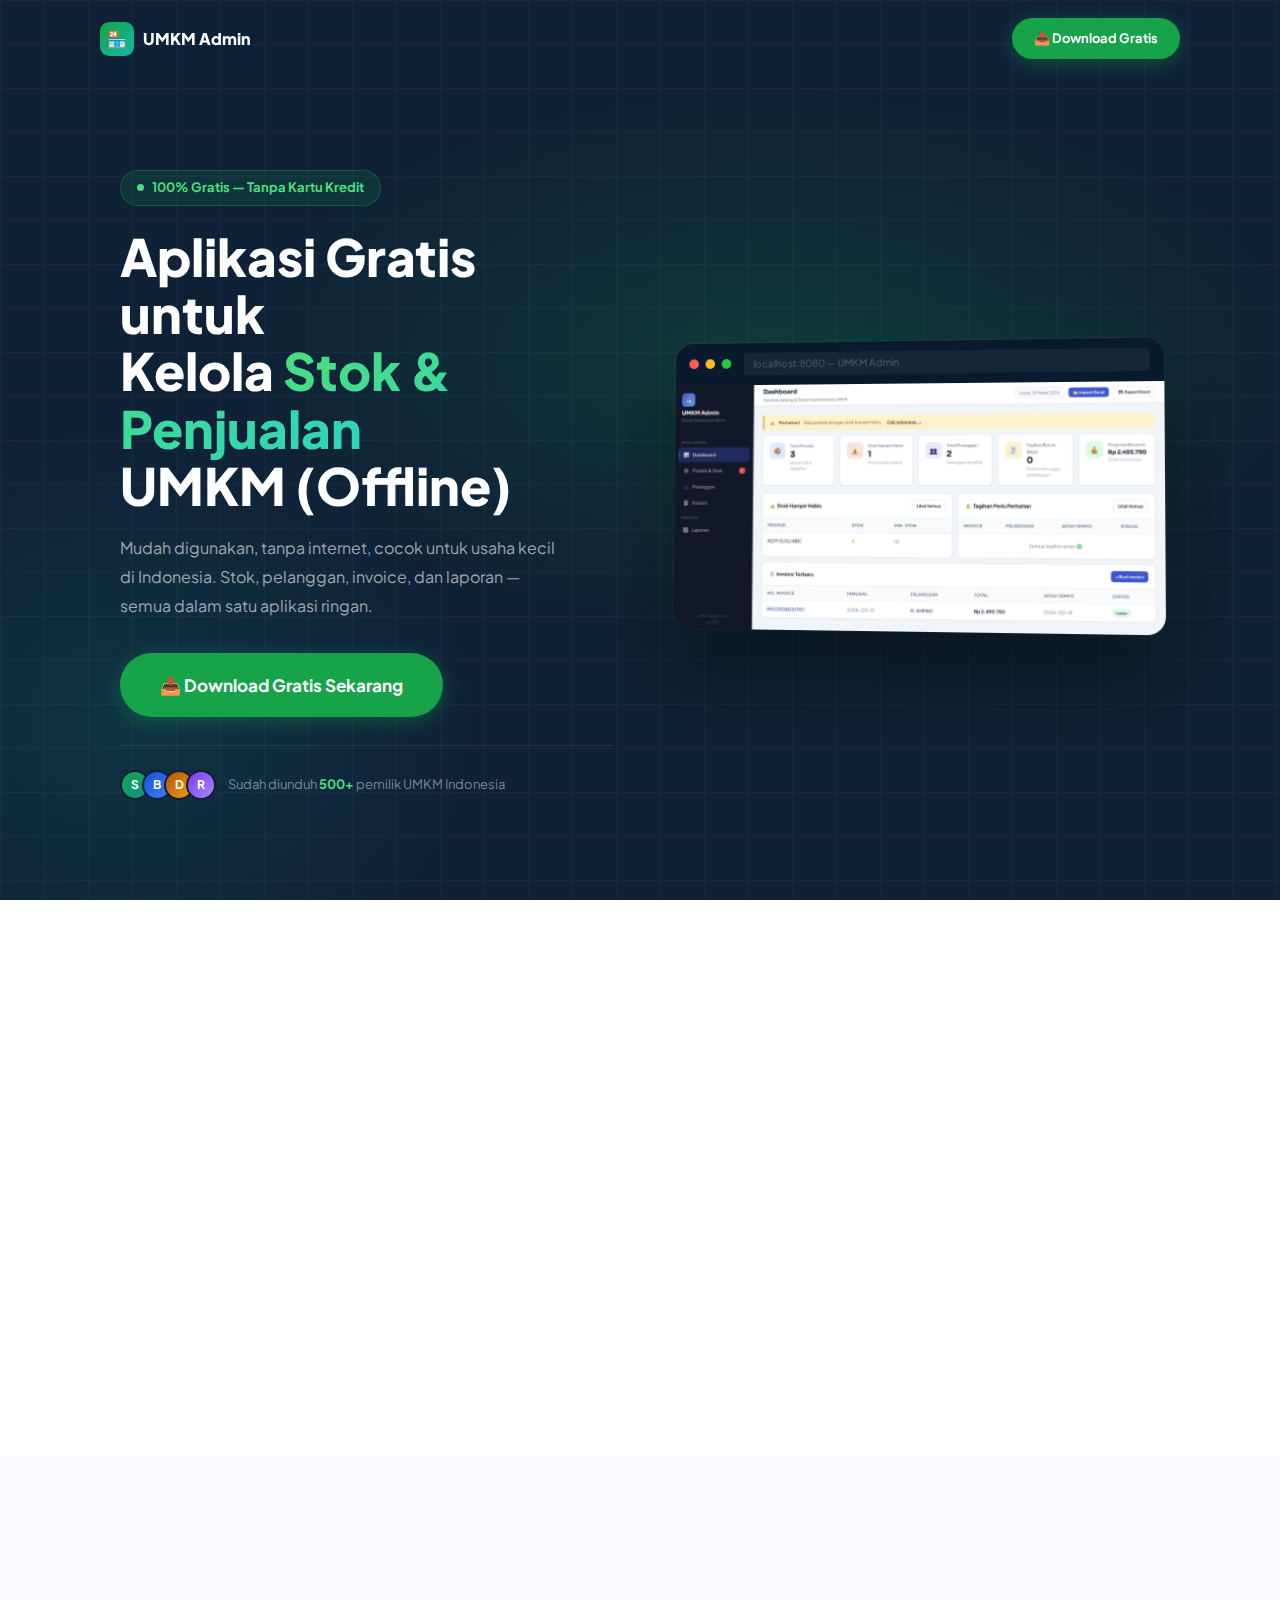
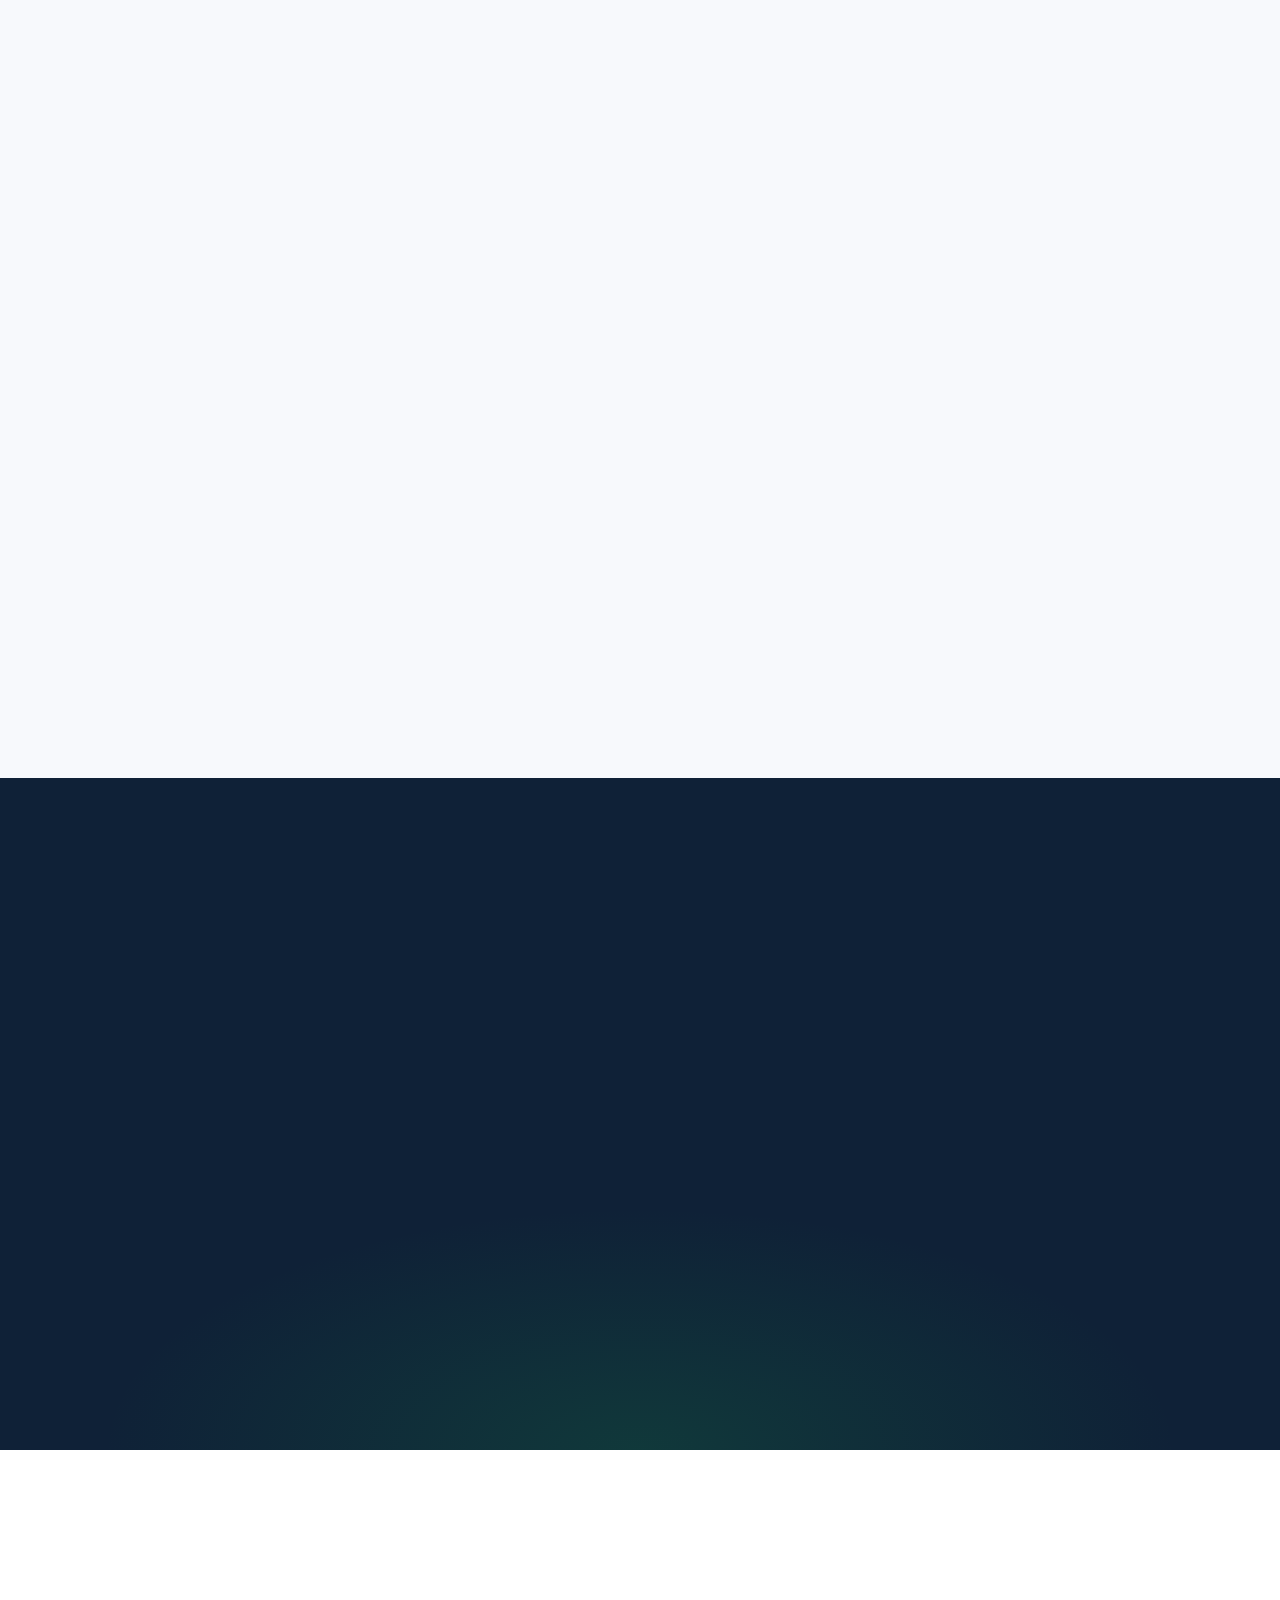
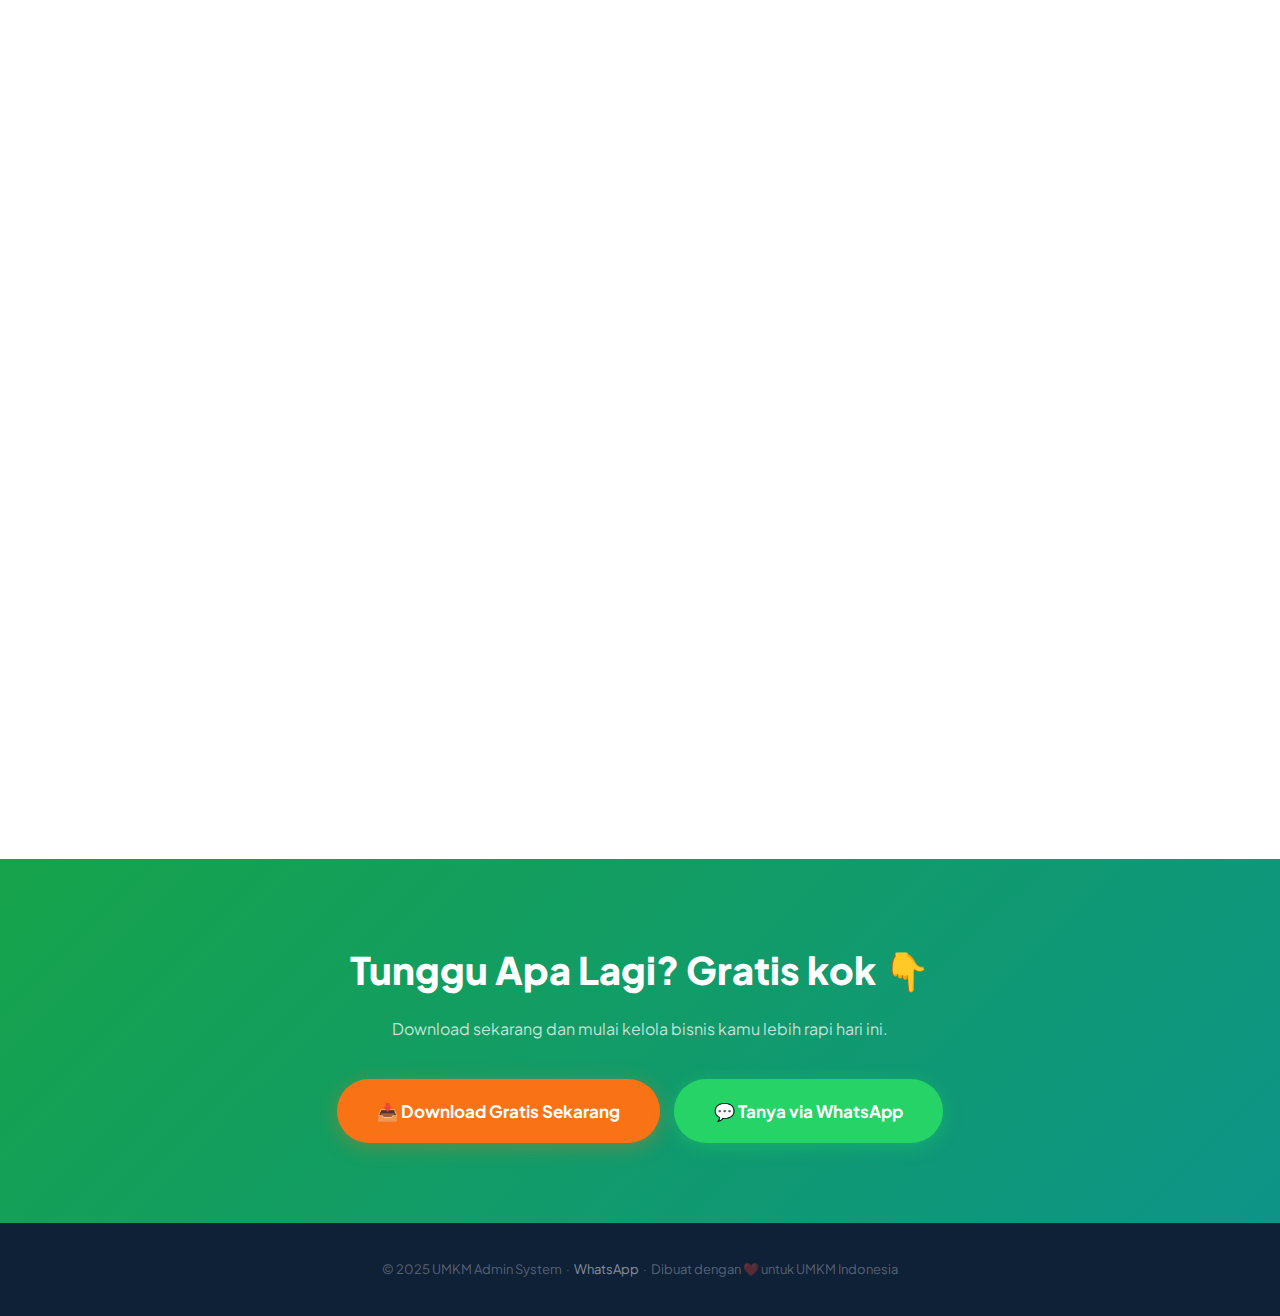
<file: gratis/index.html>
<!DOCTYPE html>
<html lang="id">
<head>
  <meta charset="UTF-8" />
  <meta name="viewport" content="width=device-width, initial-scale=1.0" />

  <title>Download Gratis Aplikasi UMKM – Kelola Stok & Penjualan Offline</title>
  <meta name="description" content="Download gratis aplikasi administrasi UMKM. Kelola stok, pelanggan, invoice, dan laporan tanpa internet. Cocok untuk usaha kecil Indonesia." />

  <!-- Open Graph -->
  <meta property="og:type"        content="website" />
  <meta property="og:url"         content="https://obotzone.id/gratis/" />
  <meta property="og:title"       content="Aplikasi Gratis untuk Kelola Stok & Penjualan UMKM (Offline)" />
  <meta property="og:description" content="Mudah digunakan, tanpa internet, cocok untuk usaha kecil di Indonesia. Download sekarang gratis!" />
  <meta property="og:image"       content="https://obotzone.id/gratis/images/dashboard.png" />
  <meta property="og:image:width"  content="1536" />
  <meta property="og:image:height" content="784" />
  <meta property="og:locale"      content="id_ID" />
  <meta property="og:site_name"   content="UMKM Admin System" />
  <meta name="twitter:card"        content="summary_large_image" />
  <meta name="twitter:title"       content="Aplikasi Gratis untuk Kelola Stok & Penjualan UMKM" />
  <meta name="twitter:description" content="Mudah digunakan, tanpa internet, cocok untuk usaha kecil di Indonesia." />
  <meta name="twitter:image"       content="https://obotzone.id/gratis/images/dashboard.png" />
  <link rel="canonical" href="https://obotzone.id/gratis/" />

  <!-- Fonts -->
  <link rel="preconnect" href="https://fonts.googleapis.com" />
  <link rel="preconnect" href="https://fonts.gstatic.com" crossorigin />
  <link href="https://fonts.googleapis.com/css2?family=Plus+Jakarta+Sans:wght@400;500;600;700;800&display=swap" rel="stylesheet" />

  <style>
  /* ── Reset & Base ───────────────────────────────────── */
  *, *::before, *::after { box-sizing: border-box; margin: 0; padding: 0; }
  html { scroll-behavior: smooth; }
  body {
    font-family: 'Plus Jakarta Sans', sans-serif;
    background: #f7f9fc;
    color: #1e2d3d;
    line-height: 1.65;
    overflow-x: hidden;
  }
  img { display: block; max-width: 100%; }
  a { text-decoration: none; color: inherit; }

  /* ── Variables ──────────────────────────────────────── */
  :root {
    --green:    #16a34a;
    --green-l:  #22c55e;
    --green-xl: #dcfce7;
    --navy:     #0f2137;
    --navy-mid: #1c3553;
    --orange:   #f97316;
    --white:    #ffffff;
    --gray-50:  #f7f9fc;
    --gray-100: #eef1f6;
    --gray-200: #dde3ee;
    --gray-500: #6b7a99;
    --gray-700: #374151;
    --r:        14px;
    --r-lg:     22px;
    --shadow:   0 4px 24px rgba(15,33,55,.09);
    --shadow-lg:0 12px 48px rgba(15,33,55,.14);
  }

  /* ── Utility ────────────────────────────────────────── */
  .container { max-width: 1080px; margin: 0 auto; padding: 0 20px; }
  .section    { padding: 80px 0; }
  .tag {
    display: inline-flex; align-items: center; gap: 6px;
    background: var(--green-xl); color: var(--green);
    font-size: 12px; font-weight: 700; letter-spacing: .5px;
    text-transform: uppercase; padding: 5px 14px; border-radius: 20px;
    margin-bottom: 14px;
  }
  .section-label { font-size: 12px; font-weight: 700; letter-spacing: 1px; text-transform: uppercase; color: var(--green); margin-bottom: 10px; }
  .section-title { font-size: clamp(26px,4vw,40px); font-weight: 800; line-height: 1.18; color: var(--navy); margin-bottom: 14px; }
  .section-sub   { font-size: 16px; color: var(--gray-500); max-width: 540px; margin: 0 auto; line-height: 1.75; }

  /* ── Buttons ────────────────────────────────────────── */
  .btn {
    display: inline-flex; align-items: center; gap: 8px;
    padding: 15px 30px; border-radius: 50px; border: none;
    font-family: inherit; font-size: 15px; font-weight: 700;
    cursor: pointer; text-decoration: none; white-space: nowrap;
    transition: all .22s ease;
  }
  .btn-green {
    background: var(--green); color: #fff;
    box-shadow: 0 4px 20px rgba(22,163,74,.38);
  }
  .btn-green:hover { background: var(--green-l); transform: translateY(-2px); box-shadow: 0 8px 28px rgba(22,163,74,.48); }
  .btn-orange {
    background: var(--orange); color: #fff;
    box-shadow: 0 4px 20px rgba(249,115,22,.35);
  }
  .btn-orange:hover { background: #ea6b0f; transform: translateY(-2px); }
  .btn-outline {
    background: transparent; color: var(--navy);
    border: 2px solid var(--gray-200);
  }
  .btn-outline:hover { border-color: var(--green); color: var(--green); }
  .btn-lg { padding: 18px 40px; font-size: 17px; }
  .btn-wa  { background: #25d366; color: #fff; box-shadow: 0 4px 18px rgba(37,211,102,.35); }
  .btn-wa:hover { background: #1ebe5b; transform: translateY(-2px); }

  /* pulse animation on primary CTA */
  @keyframes ctaPulse {
    0%,100% { box-shadow: 0 4px 20px rgba(22,163,74,.38), 0 0 0 0 rgba(22,163,74,.4); }
    50%      { box-shadow: 0 4px 20px rgba(22,163,74,.38), 0 0 0 10px rgba(22,163,74,0); }
  }
  .btn-pulse { animation: ctaPulse 2.2s ease-in-out infinite; }

  /* ── NAVBAR ─────────────────────────────────────────── */
  #nav {
    position: fixed; top: 0; left: 0; right: 0; z-index: 99;
    padding: 0 20px;
    transition: background .3s;
  }
  #nav.scrolled {
    background: rgba(15,33,55,.97);
    backdrop-filter: blur(10px);
    box-shadow: 0 2px 20px rgba(0,0,0,.15);
  }
  .nav-inner {
    max-width: 1080px; margin: 0 auto;
    display: flex; align-items: center; justify-content: space-between;
    padding: 18px 0; transition: padding .3s;
  }
  #nav.scrolled .nav-inner { padding: 12px 0; }
  .nav-logo {
    display: flex; align-items: center; gap: 9px;
    font-weight: 800; font-size: 16px; color: #fff;
  }
  .nav-logo-icon {
    width: 34px; height: 34px; border-radius: 9px;
    background: linear-gradient(135deg, var(--green), #14b8a6);
    display: flex; align-items: center; justify-content: center;
    font-size: 16px;
  }
  .nav-right { display: flex; align-items: center; gap: 10px; }
  .nav-right .btn { padding: 10px 22px; font-size: 13px; }

  /* ── HERO ───────────────────────────────────────────── */
  #hero {
    background: var(--navy);
    min-height: 100vh;
    display: flex; align-items: center;
    padding-top: 70px;
    position: relative; overflow: hidden;
  }
  #hero::before {
    content: '';
    position: absolute; inset: 0;
    background:
      radial-gradient(ellipse 70% 50% at 60% 40%, rgba(22,163,74,.18), transparent 60%),
      radial-gradient(ellipse 50% 60% at 10% 80%, rgba(20,184,166,.12), transparent 55%);
  }
  .hero-grid {
    position: absolute; inset: 0; opacity: .03;
    background-image: linear-gradient(#fff 1px,transparent 1px), linear-gradient(90deg,#fff 1px,transparent 1px);
    background-size: 44px 44px;
  }
  .hero-inner {
    position: relative; z-index: 1;
    display: grid; grid-template-columns: 1fr 1fr;
    gap: 56px; align-items: center;
    padding: 64px 20px; max-width: 1080px; margin: 0 auto; width: 100%;
  }

  /* free badge */
  .free-badge {
    display: inline-flex; align-items: center; gap: 8px;
    background: rgba(22,163,74,.15); border: 1px solid rgba(22,163,74,.35);
    color: #4ade80; font-size: 13px; font-weight: 700;
    padding: 6px 16px; border-radius: 20px; margin-bottom: 22px;
  }
  .free-badge .blink {
    width: 7px; height: 7px; border-radius: 50%; background: #4ade80;
    animation: blink 1.8s ease-in-out infinite;
  }
  @keyframes blink { 0%,100%{opacity:1}50%{opacity:.3} }

  .hero-h1 { font-size: clamp(30px,4vw,52px); font-weight: 800; color: #fff; line-height: 1.12; margin-bottom: 20px; }
  .hero-h1 .hi { background: linear-gradient(135deg,#4ade80,#2dd4bf); -webkit-background-clip:text; -webkit-text-fill-color:transparent; background-clip:text; }
  .hero-sub { font-size: 16px; color: rgba(255,255,255,.6); line-height: 1.8; margin-bottom: 32px; max-width: 440px; }

  /* Social proof strip */
  .social-proof {
    display: flex; align-items: center; gap: 12px;
    margin-top: 28px; padding-top: 24px;
    border-top: 1px solid rgba(255,255,255,.08);
    font-size: 13px; color: rgba(255,255,255,.45);
  }
  .proof-faces {
    display: flex;
  }
  .proof-face {
    width: 30px; height: 30px; border-radius: 50%; border: 2px solid var(--navy);
    background: linear-gradient(135deg,#16a34a,#0d9488);
    display: flex; align-items: center; justify-content: center;
    font-size: 12px; font-weight: 700; color: #fff; margin-left: -8px;
  }
  .proof-face:first-child { margin-left: 0; }

  /* Mockup */
  .hero-mockup {
    border-radius: 18px; overflow: hidden;
    box-shadow: 0 40px 80px rgba(0,0,0,.45), 0 0 0 1px rgba(255,255,255,.05), 0 0 60px rgba(22,163,74,.12);
    transform: perspective(900px) rotateY(-5deg) rotateX(2deg);
    transition: transform .5s;
  }
  .hero-mockup:hover { transform: perspective(900px) rotateY(-1deg) rotateX(0deg); }
  .mockup-bar { background: #0a1a2e; padding: 10px 14px; display: flex; gap: 7px; align-items: center; }
  .md { width: 10px; height: 10px; border-radius: 50%; }
  .md:nth-child(1){background:#ff5f57;} .md:nth-child(2){background:#ffbd2e;} .md:nth-child(3){background:#28c940;}
  .mockup-url { flex:1; background:rgba(255,255,255,.05); border-radius:4px; padding:3px 10px; font-size:10px; color:rgba(255,255,255,.25); margin-left:6px; }

  /* ── PROBLEM ────────────────────────────────────────── */
  #problem { background: var(--white); }
  .problem-grid {
    display: grid; grid-template-columns: repeat(3,1fr);
    gap: 18px; margin-top: 48px;
  }
  .prob-card {
    background: var(--gray-50); border: 1px solid var(--gray-100);
    border-radius: var(--r); padding: 24px 22px;
    border-top: 3px solid #f97316;
    transition: transform .22s, box-shadow .22s;
  }
  .prob-card:hover { transform: translateY(-4px); box-shadow: var(--shadow); }
  .prob-icon { font-size: 28px; margin-bottom: 12px; }
  .prob-card h3 { font-size: 15px; font-weight: 700; color: var(--navy); margin-bottom: 8px; }
  .prob-card p  { font-size: 13px; color: var(--gray-500); line-height: 1.65; }

  /* ── SOLUTION ───────────────────────────────────────── */
  #solution { background: var(--gray-50); }
  .solution-grid {
    display: grid; grid-template-columns: 1fr 1fr;
    gap: 60px; align-items: center; margin-top: 0;
  }
  .sol-img { border-radius: var(--r-lg); overflow: hidden; box-shadow: var(--shadow-lg); border: 1px solid var(--gray-200); }
  .sol-img img { width: 100%; }
  .feat-list { display: flex; flex-direction: column; gap: 14px; margin-top: 24px; }
  .feat-item {
    display: flex; gap: 14px; align-items: flex-start;
    background: var(--white); padding: 16px 18px; border-radius: var(--r);
    box-shadow: var(--shadow); transition: transform .2s;
  }
  .feat-item:hover { transform: translateX(4px); }
  .feat-ic { width: 38px; height: 38px; flex-shrink:0; border-radius: 10px; background: var(--green-xl); display:flex;align-items:center;justify-content:center;font-size:18px; }
  .feat-item h4 { font-size: 14px; font-weight: 700; color: var(--navy); margin-bottom: 2px; }
  .feat-item p  { font-size: 12px; color: var(--gray-500); }

  /* ── FORM SECTION ───────────────────────────────────── */
  #form-section {
    background: var(--navy);
    position: relative; overflow: hidden;
  }
  #form-section::before {
    content:''; position:absolute;inset:0;
    background: radial-gradient(ellipse 70% 60% at 50% 100%, rgba(22,163,74,.18),transparent 60%);
  }
  .form-wrap {
    position: relative; z-index: 1;
    display: grid; grid-template-columns: 1fr 1fr;
    gap: 64px; align-items: center;
  }
  .form-left h2 { font-size: clamp(24px,3.5vw,38px); font-weight: 800; color: #fff; margin-bottom: 16px; line-height: 1.2; }
  .form-left p  { font-size: 15px; color: rgba(255,255,255,.55); line-height: 1.8; }
  .form-perks   { margin-top: 28px; display:flex; flex-direction:column; gap:10px; }
  .perk { display:flex;gap:10px;align-items:center;font-size:14px;color:rgba(255,255,255,.7); }
  .perk-dot { width:20px;height:20px;border-radius:50%;background:rgba(22,163,74,.25);border:1px solid rgba(22,163,74,.5);display:flex;align-items:center;justify-content:center;font-size:10px;color:#4ade80;flex-shrink:0; }

  /* Form card */
  .form-card {
    background: #fff; border-radius: var(--r-lg);
    padding: 36px 32px;
    box-shadow: 0 20px 60px rgba(0,0,0,.25);
  }
  .form-card h3 { font-size: 20px; font-weight: 800; color: var(--navy); margin-bottom: 6px; }
  .form-card .sub { font-size: 13px; color: var(--gray-500); margin-bottom: 24px; }
  .form-group { margin-bottom: 16px; }
  .form-group label { display: block; font-size: 13px; font-weight: 600; color: var(--navy); margin-bottom: 6px; }
  .form-group input,
  .form-group select {
    width: 100%; padding: 13px 16px;
    border: 1.5px solid var(--gray-200); border-radius: var(--r);
    font-family: inherit; font-size: 14px; color: var(--navy);
    background: var(--gray-50); transition: border .2s, box-shadow .2s;
    outline: none;
  }
  .form-group input:focus,
  .form-group select:focus { border-color: var(--green); box-shadow: 0 0 0 3px rgba(22,163,74,.12); background: #fff; }
  .form-group input::placeholder { color: #b0bec5; }
  .form-submit {
    width: 100%; padding: 16px; border: none; border-radius: var(--r);
    background: var(--green); color: #fff;
    font-family: inherit; font-size: 16px; font-weight: 700;
    cursor: pointer; transition: all .22s;
    box-shadow: 0 4px 18px rgba(22,163,74,.4);
    display: flex; align-items: center; justify-content: center; gap: 8px;
  }
  .form-submit:hover { background: var(--green-l); transform: translateY(-2px); box-shadow: 0 8px 26px rgba(22,163,74,.5); }
  .form-note { text-align:center; font-size:12px; color:var(--gray-500); margin-top:12px; }

  /* Loading spinner */
  .spinner { display: none; width: 18px; height: 18px; border: 2px solid rgba(255,255,255,.3); border-top-color: #fff; border-radius: 50%; animation: spin .7s linear infinite; }
  @keyframes spin { to { transform: rotate(360deg); } }

  /* ── SCREENSHOTS ────────────────────────────────────── */
  #screenshots { background: var(--white); }
  .ss-grid {
    display: grid; grid-template-columns: repeat(2,1fr);
    gap: 20px; margin-top: 48px;
  }
  .ss-card {
    border-radius: var(--r-lg); overflow: hidden;
    box-shadow: var(--shadow-lg); border: 1px solid var(--gray-100);
    transition: transform .25s, box-shadow .25s;
  }
  .ss-card:hover { transform: translateY(-6px); box-shadow: 0 24px 64px rgba(15,33,55,.18); }
  .ss-bar { background: var(--navy); padding: 9px 14px; display:flex;gap:6px; }
  .ss-dot { width: 9px; height: 9px; border-radius: 50%; }
  .ss-dot:nth-child(1){background:#ff5f57;} .ss-dot:nth-child(2){background:#ffbd2e;} .ss-dot:nth-child(3){background:#28c940;}
  .ss-card img { width:100%;display:block; }
  .ss-label { padding: 12px 16px; background: var(--gray-50); font-size: 13px; font-weight: 600; color: var(--navy); }

  /* ── BOTTOM CTA ─────────────────────────────────────── */
  #bottom-cta {
    background: linear-gradient(135deg, var(--green) 0%, #0d9488 100%);
    text-align: center; padding: 80px 0;
  }
  #bottom-cta h2 { font-size: clamp(24px,3.5vw,38px); font-weight: 800; color: #fff; margin-bottom: 14px; }
  #bottom-cta p  { font-size: 16px; color: rgba(255,255,255,.75); margin-bottom: 36px; }
  .bottom-cta-btns { display:flex;gap:14px;justify-content:center;flex-wrap:wrap; }

  /* ── FOOTER ─────────────────────────────────────────── */
  footer {
    background: var(--navy); padding: 36px 20px; text-align: center;
    font-size: 13px; color: rgba(255,255,255,.3);
  }
  footer a { color: rgba(255,255,255,.5); }
  footer a:hover { color: var(--green-l); }

  /* ── Scroll reveal ──────────────────────────────────── */
  .reveal { opacity:0; transform:translateY(28px); transition:opacity .6s,transform .6s; }
  .reveal.on { opacity:1; transform:none; }
  .d1{transition-delay:.1s} .d2{transition-delay:.2s} .d3{transition-delay:.3s}

  /* ── RESPONSIVE ─────────────────────────────────────── */
  @media(max-width:900px){
    .hero-inner      { grid-template-columns:1fr; text-align:center; padding:40px 20px; }
    .hero-sub        { margin:0 auto 32px; }
    .hero-mockup     { transform:none; }
    .social-proof    { justify-content:center; }
    .problem-grid    { grid-template-columns:1fr; }
    .solution-grid   { grid-template-columns:1fr; gap:32px; }
    .form-wrap       { grid-template-columns:1fr; gap:36px; }
    .ss-grid         { grid-template-columns:1fr; }
    .bottom-cta-btns { flex-direction:column;align-items:center; }
  }
  @media(max-width:480px){
    .btn-lg { padding:15px 28px; font-size:15px; }
    .form-card { padding:28px 20px; }
  }
  </style>
</head>
<body>

<!-- ── NAVBAR ──────────────────────────────────────────────── -->
<nav id="nav">
  <div class="nav-inner">
    <a href="/" class="nav-logo">
      <div class="nav-logo-icon">🏪</div>
      UMKM Admin
    </a>
    <div class="nav-right">
      <a href="#form-section" class="btn btn-green">📥 Download Gratis</a>
    </div>
  </div>
</nav>

<!-- ── HERO ────────────────────────────────────────────────── -->
<section id="hero">
  <div class="hero-grid"></div>
  <div class="hero-inner">

    <div>
      <div class="free-badge"><span class="blink"></span> 100% Gratis — Tanpa Kartu Kredit</div>
      <h1 class="hero-h1">
        Aplikasi Gratis untuk<br>
        Kelola <span class="hi">Stok &amp; Penjualan</span><br>
        UMKM (Offline)
      </h1>
      <p class="hero-sub">
        Mudah digunakan, tanpa internet, cocok untuk usaha kecil di Indonesia. Stok, pelanggan, invoice, dan laporan — semua dalam satu aplikasi ringan.
      </p>
      <a href="#form-section" class="btn btn-green btn-lg btn-pulse">
        📥 Download Gratis Sekarang
      </a>

      <div class="social-proof">
        <div class="proof-faces">
          <div class="proof-face">S</div>
          <div class="proof-face" style="background:linear-gradient(135deg,#1d4ed8,#3b82f6)">B</div>
          <div class="proof-face" style="background:linear-gradient(135deg,#b45309,#f59e0b)">D</div>
          <div class="proof-face" style="background:linear-gradient(135deg,#7c3aed,#a78bfa)">R</div>
        </div>
        <span>Sudah diunduh <strong style="color:#4ade80;">500+</strong> pemilik UMKM Indonesia</span>
      </div>
    </div>

    <div>
      <div class="hero-mockup">
        <div class="mockup-bar">
          <div class="md"></div><div class="md"></div><div class="md"></div>
          <div class="mockup-url">localhost:8080 — UMKM Admin</div>
        </div>
        <img src="images/dashboard.png" alt="Tampilan Dashboard UMKM Admin" loading="eager" />
      </div>
    </div>

  </div>
</section>

<!-- ── PROBLEM ──────────────────────────────────────────────── -->
<section id="problem" class="section">
  <div class="container">
    <div style="text-align:center" class="reveal">
      <div class="section-label">Masalah yang Anda Rasakan</div>
      <h2 class="section-title">Pemilik UMKM Sering Pusing dengan Hal Ini</h2>
      <p class="section-sub">Kalau kamu pernah ngerasain salah satunya, kamu nggak sendirian.</p>
    </div>
    <div class="problem-grid">
      <div class="prob-card reveal d1">
        <div class="prob-icon">📦</div>
        <h3>Stok Nggak Terkontrol</h3>
        <p>Tiba-tiba kehabisan barang padahal baru beli minggu lalu. Atau malah numpuk barang yang nggak laku karena nggak ada catatannya.</p>
      </div>
      <div class="prob-card reveal d2">
        <div class="prob-icon">📝</div>
        <h3>Pencatatan Penjualan Berantakan</h3>
        <p>Catat di buku, di HP, di kertas coret-coretan — pas mau lihat laporan, bingung mana yang benar. Ujungnya nggak tahu untung atau rugi.</p>
      </div>
      <div class="prob-card reveal d3">
        <div class="prob-icon">🔔</div>
        <h3>Tagihan Pelanggan Terlupakan</h3>
        <p>Ada pelanggan yang belum bayar tapi sudah lupa kapan jatuh temponya. Duit nggak masuk, tapi kamu juga nggak enak nagih karena nggak ingat.</p>
      </div>
    </div>
  </div>
</section>

<!-- ── SOLUTION ─────────────────────────────────────────────── -->
<section id="solution" class="section" style="background:#f7f9fc;">
  <div class="container">
    <div class="solution-grid">
      <div class="reveal">
        <div class="sol-img">
          <img src="images/produk.png" alt="Halaman Produk UMKM Admin" loading="lazy" />
        </div>
      </div>
      <div class="reveal d2">
        <div class="section-label">Solusinya</div>
        <h2 class="section-title">Satu Aplikasi, Semua Beres</h2>
        <p style="font-size:15px;color:#6b7a99;line-height:1.8;margin-bottom:8px;">
          UMKM Admin berjalan langsung di laptop atau PC kamu — <strong>tanpa internet, tanpa langganan</strong>. Data tersimpan di file Excel yang bisa kamu buka kapan saja.
        </p>
        <div class="feat-list">
          <div class="feat-item">
            <div class="feat-ic">📦</div>
            <div><h4>Stok Produk Real-time</h4><p>Pantau stok, atur batas minimum, dapat notifikasi kalau hampir habis</p></div>
          </div>
          <div class="feat-item">
            <div class="feat-ic">👥</div>
            <div><h4>Database Pelanggan</h4><p>Simpan kontak, hubungi langsung via WhatsApp, lihat riwayat transaksi</p></div>
          </div>
          <div class="feat-item">
            <div class="feat-ic">🧾</div>
            <div><h4>Invoice Otomatis</h4><p>Buat invoice profesional dalam 30 detik, lengkap dengan nomor otomatis</p></div>
          </div>
          <div class="feat-item">
            <div class="feat-ic">📈</div>
            <div><h4>Laporan &amp; Grafik</h4><p>Lihat penjualan per bulan, produk terlaris, dan tagihan yang belum dibayar</p></div>
          </div>
          <div class="feat-item">
            <div class="feat-ic">💾</div>
            <div><h4>Database Excel</h4><p>Semua data tersimpan di .xlsx — backup mudah, bisa dibuka di Excel biasa</p></div>
          </div>
        </div>
      </div>
    </div>
  </div>
</section>

<!-- ── FORM SECTION ─────────────────────────────────────────── -->
<section id="form-section" class="section">
  <div class="container">
    <div class="form-wrap">

      <!-- Left -->
      <div class="reveal">
        <div class="free-badge" style="margin-bottom:18px;"><span class="blink"></span> Gratis 100%</div>
        <h2 style="font-size:clamp(24px,3.5vw,38px);font-weight:800;color:#fff;margin-bottom:16px;line-height:1.2;">
          Download Sekarang,<br>Langsung Bisa Pakai
        </h2>
        <p style="font-size:15px;color:rgba(255,255,255,.55);line-height:1.8;">
          Isi form di samping, link download akan langsung dikirim ke WhatsApp kamu. Nggak perlu email, nggak ribet.
        </p>
        <div class="form-perks">
          <div class="perk"><div class="perk-dot">✓</div> Aplikasi gratis selamanya</div>
          <div class="perk"><div class="perk-dot">✓</div> Link tutorial video disertakan</div>
          <div class="perk"><div class="perk-dot">✓</div> Akses grup komunitas UMKM</div>
          <div class="perk"><div class="perk-dot">✓</div> Panduan penggunaan PDF 10 BAB</div>
          <div class="perk"><div class="perk-dot">✓</div> Support via WhatsApp</div>
        </div>
      </div>

      <!-- Form Card -->
      <div class="reveal d2">
        <div class="form-card">
          <h3>🎁 Ambil Aplikasi Gratis Kamu</h3>
          <p class="sub">Isi sekarang → link langsung ke WA kamu</p>

          <form id="downloadForm">
            <div class="form-group">
              <label for="nama">Nama Lengkap *</label>
              <input type="text" id="nama" name="nama" placeholder="cth: Siti Rahayu" required />
            </div>
            <div class="form-group">
              <label for="wa">Nomor WhatsApp *</label>
              <input type="tel" id="wa" name="wa" placeholder="cth: 08123456789" required />
            </div>
            <div class="form-group">
              <label for="usaha">Jenis Usaha *</label>
              <select id="usaha" name="usaha" required>
                <option value="" disabled selected>Pilih jenis usaha...</option>
                <option>Warung / Toko Kelontong</option>
                <option>Warung Makan / Kuliner</option>
                <option>Warung Kopi / Minuman</option>
                <option>Toko Fashion / Pakaian</option>
                <option>Konveksi / Jahit</option>
                <option>Bengkel / Servis</option>
                <option>Toko Online / Reseller</option>
                <option>Jasa / Lainnya</option>
              </select>
            </div>
            <button type="submit" class="form-submit" id="submitBtn">
              <span id="btnText">📥 Download Gratis Sekarang</span>
              <div class="spinner" id="spinner"></div>
            </button>
            <p class="form-note">🔒 Data kamu aman. Tidak akan disebarkan ke siapapun.</p>
          </form>
        </div>
      </div>

    </div>
  </div>
</section>

<!-- ── SCREENSHOTS ───────────────────────────────────────────── -->
<section id="screenshots" class="section">
  <div class="container">
    <div style="text-align:center" class="reveal">
      <div class="section-label">Tampilan Aplikasi</div>
      <h2 class="section-title">Ini yang Akan Kamu Gunakan Setiap Hari</h2>
      <p class="section-sub">Screenshot asli dari aplikasi — bukan mockup.</p>
    </div>
    <div class="ss-grid">
      <div class="ss-card reveal d1">
        <div class="ss-bar"><div class="ss-dot"></div><div class="ss-dot"></div><div class="ss-dot"></div></div>
        <img src="images/dashboard.png" alt="Dashboard" loading="lazy" />
        <div class="ss-label">📊 Dashboard — Ringkasan bisnis real-time</div>
      </div>
      <div class="ss-card reveal d2">
        <div class="ss-bar"><div class="ss-dot"></div><div class="ss-dot"></div><div class="ss-dot"></div></div>
        <img src="images/produk.png" alt="Produk & Stok" loading="lazy" />
        <div class="ss-label">📦 Produk &amp; Stok — Pantau inventaris mudah</div>
      </div>
      <div class="ss-card reveal d1">
        <div class="ss-bar"><div class="ss-dot"></div><div class="ss-dot"></div><div class="ss-dot"></div></div>
        <img src="images/invoice.png" alt="Invoice" loading="lazy" />
        <div class="ss-label">🧾 Invoice — Buat tagihan dalam 30 detik</div>
      </div>
      <div class="ss-card reveal d2">
        <div class="ss-bar"><div class="ss-dot"></div><div class="ss-dot"></div><div class="ss-dot"></div></div>
        <img src="images/laporan.png" alt="Laporan" loading="lazy" />
        <div class="ss-label">📈 Laporan &amp; Analisis — Grafik penjualan bulanan</div>
      </div>
    </div>
  </div>
</section>

<!-- ── BOTTOM CTA ────────────────────────────────────────────── -->
<section id="bottom-cta">
  <div class="container">
    <h2>Tunggu Apa Lagi? Gratis kok 👇</h2>
    <p>Download sekarang dan mulai kelola bisnis kamu lebih rapi hari ini.</p>
    <div class="bottom-cta-btns">
      <a href="#form-section" class="btn btn-orange btn-lg">📥 Download Gratis Sekarang</a>
      <a href="https://wa.me/6287779794633" target="_blank" class="btn btn-wa btn-lg">💬 Tanya via WhatsApp</a>
    </div>
  </div>
</section>

<!-- ── FOOTER ────────────────────────────────────────────────── -->
<footer>
  <p>© 2025 UMKM Admin System &nbsp;·&nbsp; <a href="https://wa.me/6287779794633">WhatsApp</a> &nbsp;·&nbsp; Dibuat dengan ❤️ untuk UMKM Indonesia</p>
</footer>

<script>
/* ── Navbar scroll ──────────────────────────── */
window.addEventListener('scroll',()=>{
  document.getElementById('nav').classList.toggle('scrolled', window.scrollY>40);
});

/* ── Scroll reveal ──────────────────────────── */
const obs = new IntersectionObserver(entries=>{
  entries.forEach(e=>{ if(e.isIntersecting){ e.target.classList.add('on'); obs.unobserve(e.target); }});
},{threshold:.12});
document.querySelectorAll('.reveal').forEach(el=>obs.observe(el));

/* ── Form submit ────────────────────────────── */
document.getElementById('downloadForm').addEventListener('submit', function(e){
  e.preventDefault();
  const nama  = document.getElementById('nama').value.trim();
  const wa    = document.getElementById('wa').value.trim().replace(/\D/g,'');
  const usaha = document.getElementById('usaha').value;

  // Show spinner
  document.getElementById('btnText').textContent = 'Memproses...';
  document.getElementById('spinner').style.display = 'block';
  document.getElementById('submitBtn').disabled = true;

  // Format WA number
  let waNum = wa.startsWith('0') ? '62' + wa.slice(1) : wa;

  // Encode pre-filled WA message
  const msg = encodeURIComponent(
    `Halo, saya ${nama} pemilik ${usaha}. Saya ingin download aplikasi UMKM Admin gratis. Mohon kirimkan link-nya ya kak 🙏`
  );

  // Save to localStorage (optional CRM lite)
  const leads = JSON.parse(localStorage.getItem('umkm_leads') || '[]');
  leads.push({ nama, wa: waNum, usaha, time: new Date().toISOString() });
  localStorage.setItem('umkm_leads', JSON.stringify(leads));

  setTimeout(()=>{
    // Redirect to success page, pass to WA
    window.location.href = `sukses.html?nama=${encodeURIComponent(nama)}&wa=${waNum}&usaha=${encodeURIComponent(usaha)}&msg=${msg}`;
  }, 1000);
});

/* ── Smooth scroll ──────────────────────────── */
document.querySelectorAll('a[href^="#"]').forEach(a=>{
  a.addEventListener('click',e=>{
    const t = document.querySelector(a.getAttribute('href'));
    if(t){ e.preventDefault(); window.scrollTo({top:t.getBoundingClientRect().top+scrollY-70,behavior:'smooth'}); }
  });
});
</script>
</body>
</html>
</file>
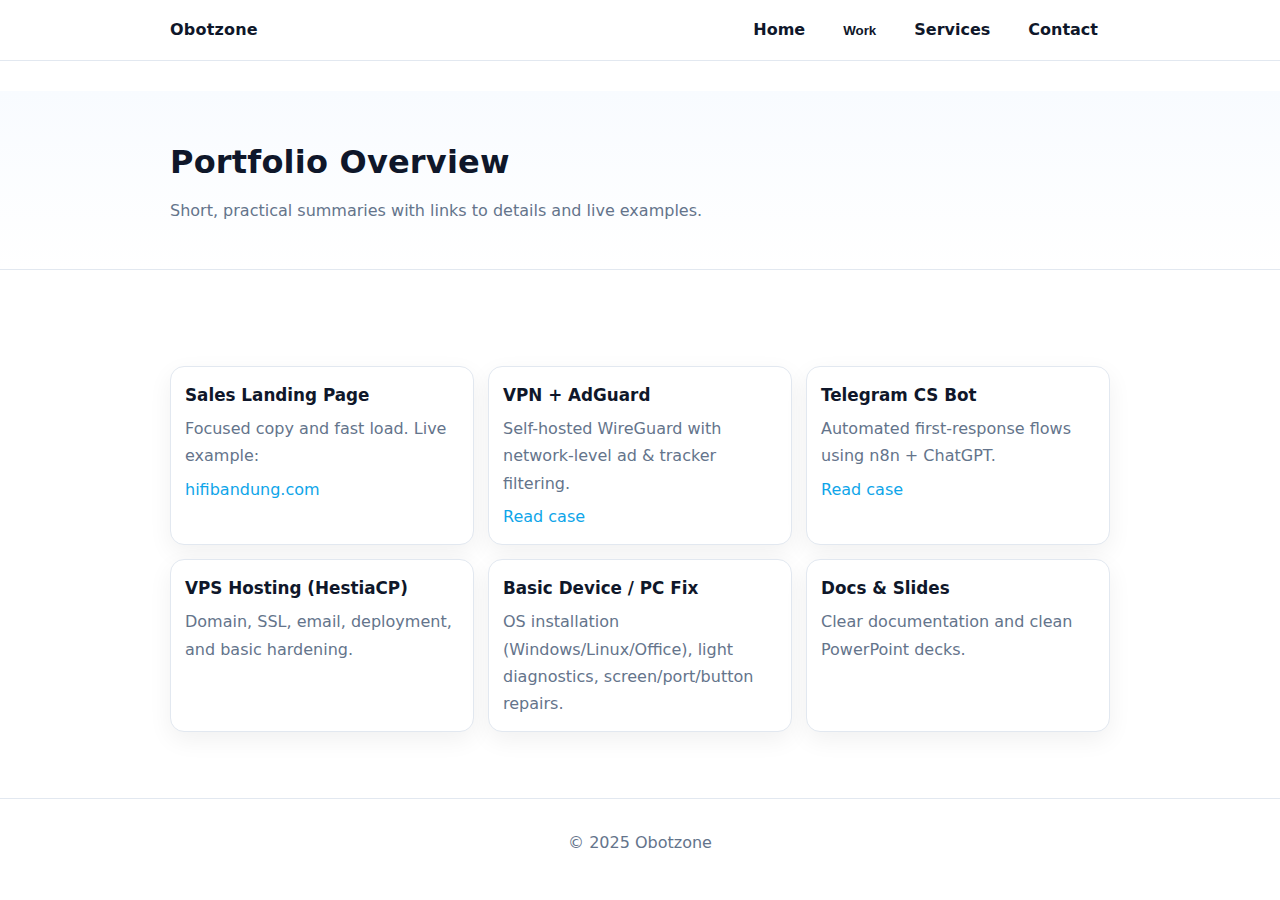
<file: portofolio/index.html>
<!DOCTYPE html>
<html lang="en">
<head>
  <meta charset="UTF-8" />
  <meta name="viewport" content="width=device-width,initial-scale=1" />
  <title>Portfolio — Obotzone</title>
  <meta name="description" content="Selected work: websites, automation, private networking, and lightweight repairs." />
  <link rel="canonical" href="https://obotzone.id/portofolio/" />
  <link rel="stylesheet" href="../style.css" />
</head>
<body>
  <header class="site-header">
    <div class="container nav">
      <a class="brand" href="/">Obotzone</a>
      <nav aria-label="Primary">
        <ul class="menu">
          <li><a href="/">Home</a></li>
          <li class="has-dropdown">
            <button class="dropbtn" aria-haspopup="true" aria-expanded="false">Work</button>
            <ul class="dropdown" aria-label="submenu">
              <li><a href="/portofolio/">Portfolio Overview</a></li>
              <li><a href="/portofolio/vpn-adguard.html">VPN + AdGuard</a></li>
              <li><a href="/portofolio/bot-cs-telegram.html">Telegram CS Bot</a></li>
            </ul>
          </li>
          <li><a href="/#services">Services</a></li>
          <li><a href="/#contact">Contact</a></li>
        </ul>
      </nav>
    </div>
  </header>

  <section class="hero-min">
    <div class="container">
      <h1>Portfolio Overview</h1>
      <p>Short, practical summaries with links to details and live examples.</p>
    </div>
  </section>

  <main class="container">
    <section>
      <div class="grid-3">
        <article class="card-min">
          <h3>Sales Landing Page</h3>
          <p>Focused copy and fast load. Live example:</p>
          <p><a href="https://hifibandung.com" target="_blank" rel="noopener">hifibandung.com</a></p>
        </article>

        <article class="card-min">
          <h3>VPN + AdGuard</h3>
          <p>Self-hosted WireGuard with network-level ad & tracker filtering.</p>
          <p><a href="/portofolio/vpn-adguard.html">Read case</a></p>
        </article>

        <article class="card-min">
          <h3>Telegram CS Bot</h3>
          <p>Automated first-response flows using n8n + ChatGPT.</p>
          <p><a href="/portofolio/bot-cs-telegram.html">Read case</a></p>
        </article>

        <article class="card-min">
          <h3>VPS Hosting (HestiaCP)</h3>
          <p>Domain, SSL, email, deployment, and basic hardening.</p>
        </article>

        <article class="card-min">
          <h3>Basic Device / PC Fix</h3>
          <p>OS installation (Windows/Linux/Office), light diagnostics, screen/port/button repairs.</p>
        </article>

        <article class="card-min">
          <h3>Docs & Slides</h3>
          <p>Clear documentation and clean PowerPoint decks.</p>
        </article>
      </div>
    </section>
  </main>

  <footer class="site-footer">
    <div class="container"><p>© 2025 Obotzone</p></div>
  </footer>
</body>
</html>
</file>
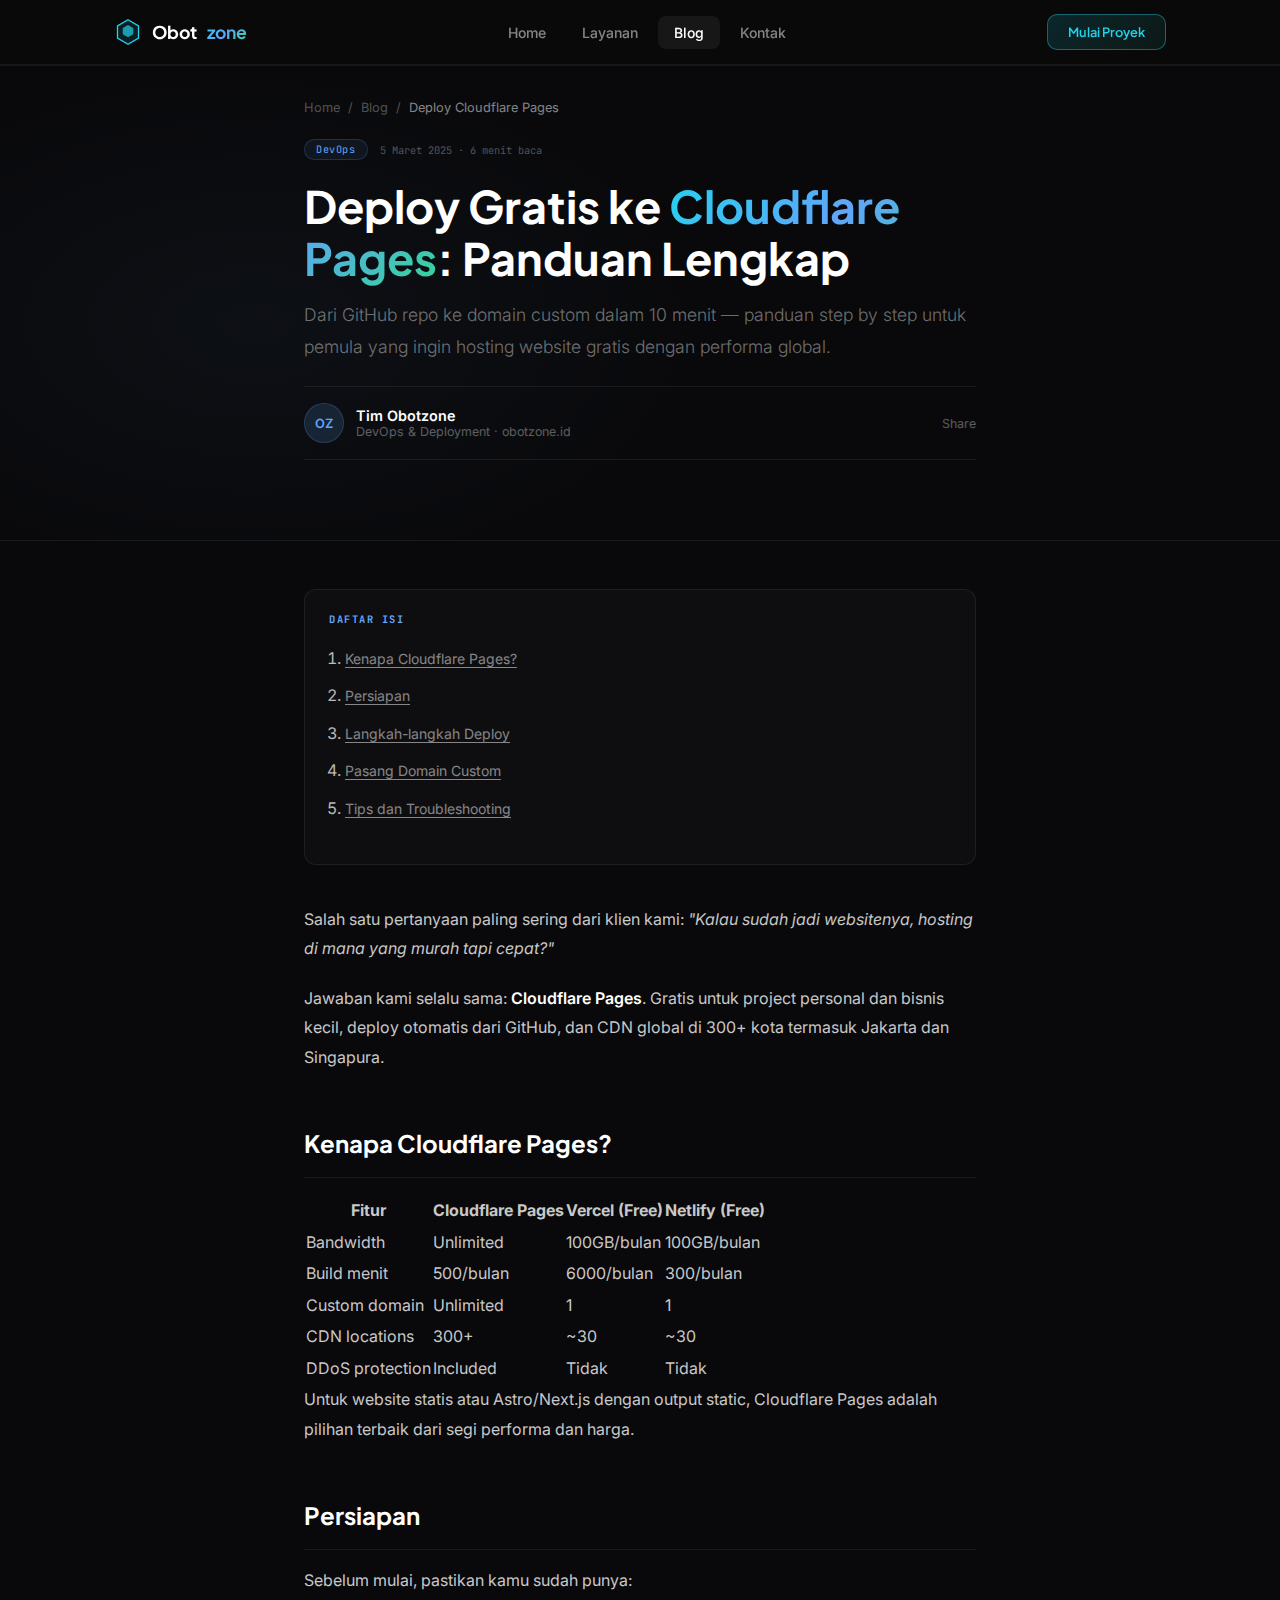
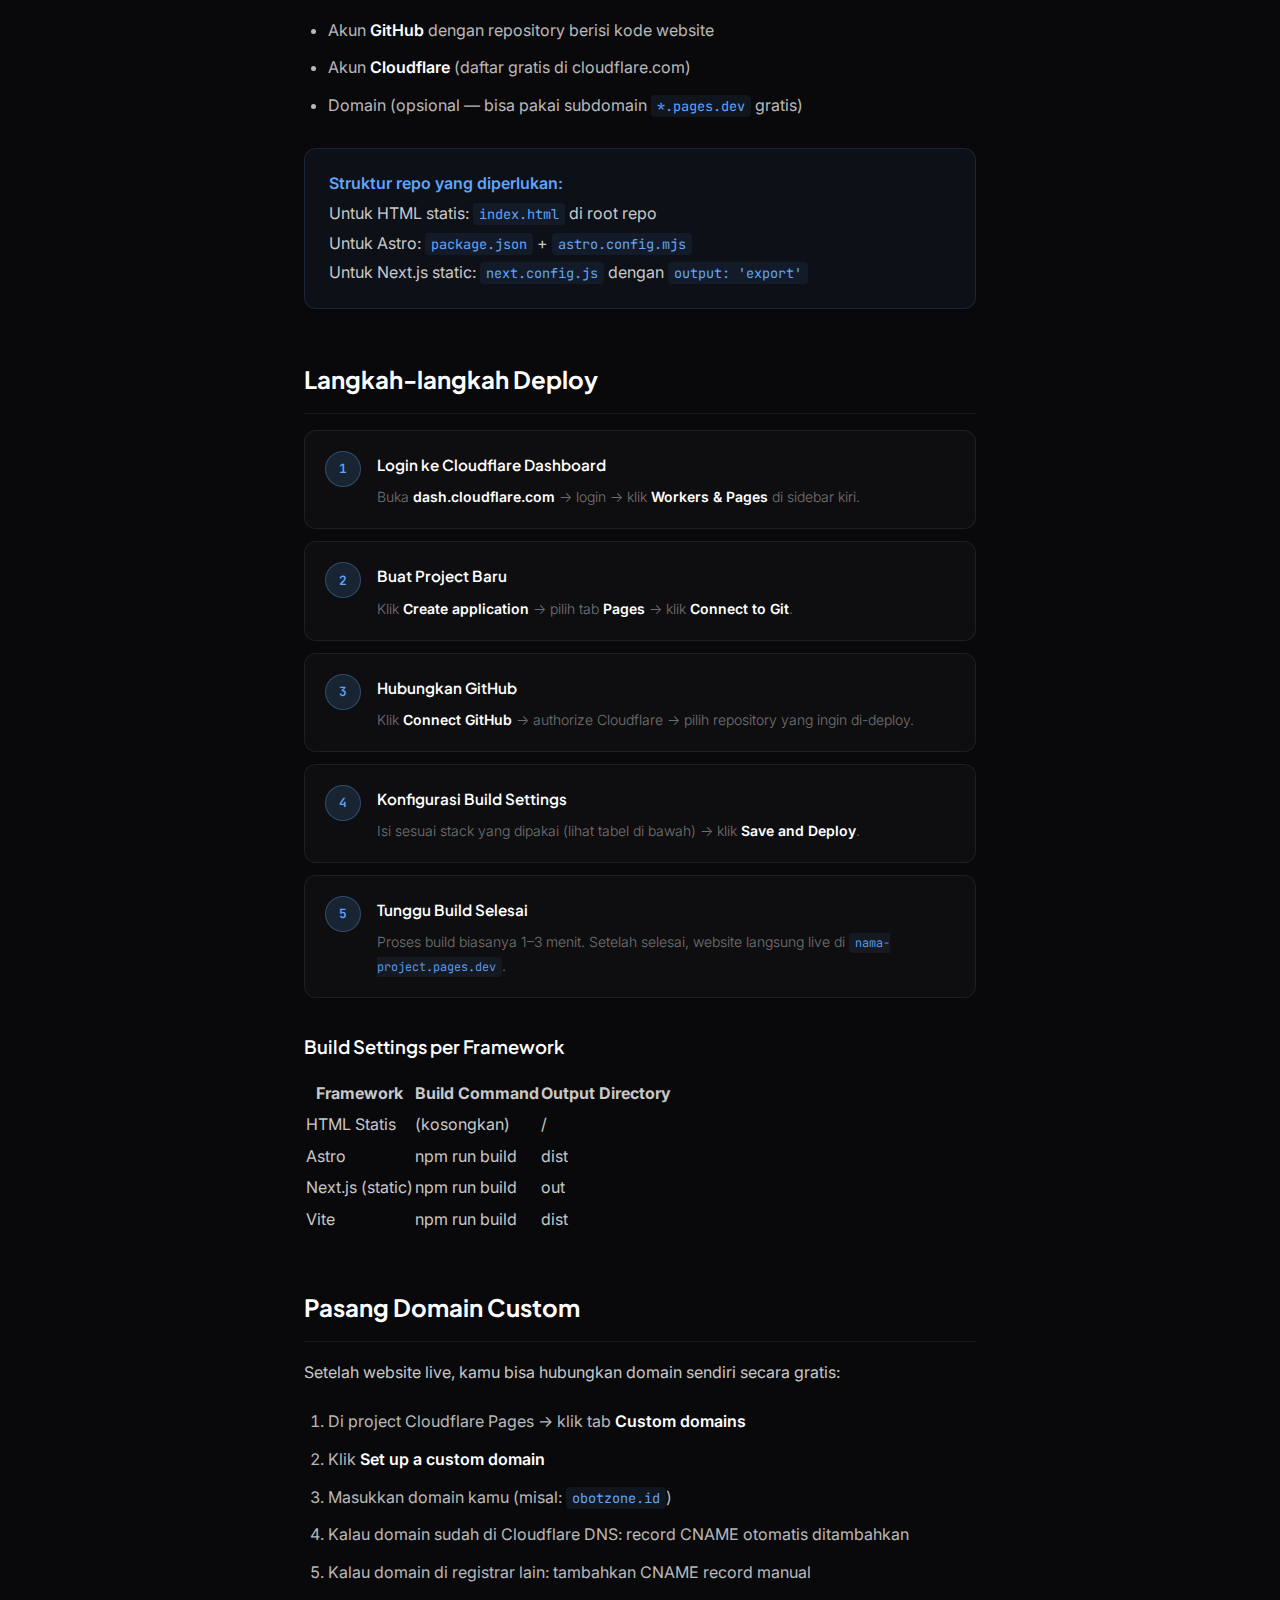
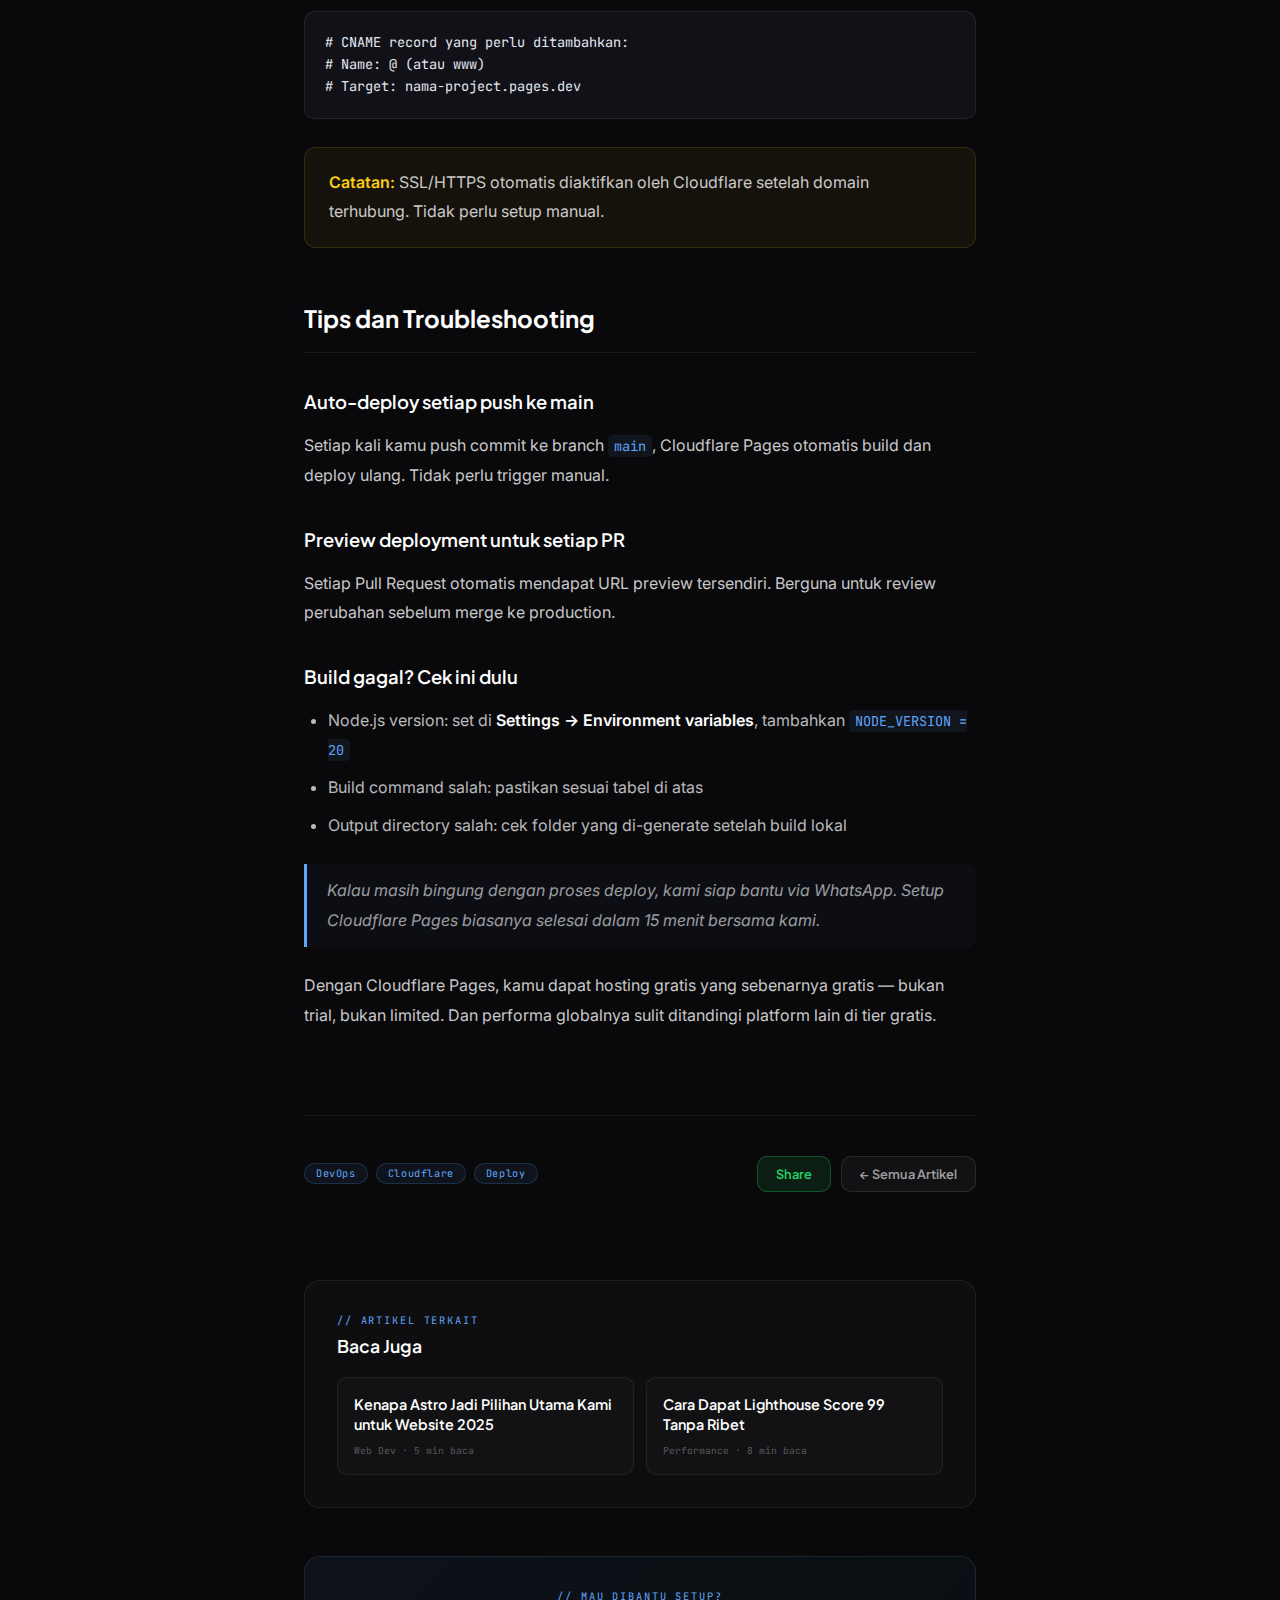
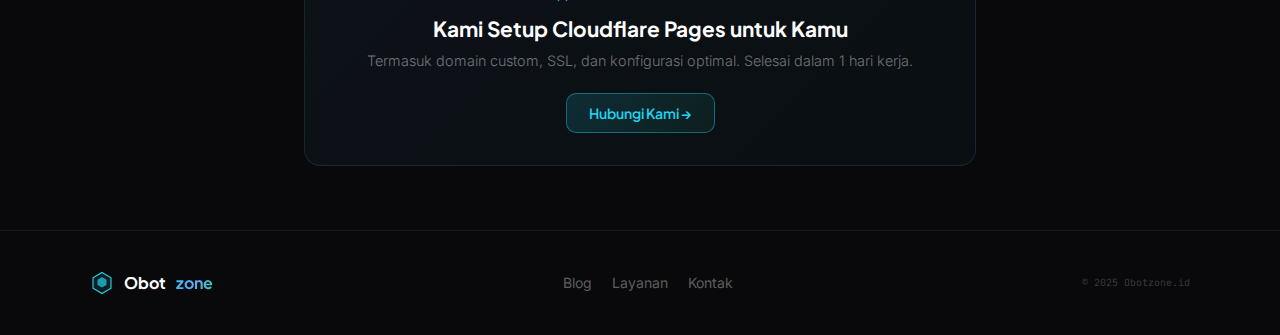
<file: blog/deploy-cloudflare-pages/index.html>
<!DOCTYPE html>
<html lang="id">
<head>
<meta charset="UTF-8"/>
<meta name="viewport" content="width=device-width,initial-scale=1.0"/>
<title>Deploy Gratis ke Cloudflare Pages: Panduan Lengkap | Obotzone Blog</title>
<meta name="description" content="Panduan step by step deploy website gratis ke Cloudflare Pages. Dari GitHub repo ke domain custom dalam 10 menit, cocok untuk pemula."/>
<meta name="keywords" content="cloudflare pages tutorial, deploy website gratis, github cloudflare pages, domain custom cloudflare, hosting gratis indonesia"/>
<meta name="author" content="Obotzone"/>
<meta name="robots" content="index, follow"/>
<link rel="canonical" href="https://obotzone.id/blog/deploy-cloudflare-pages/"/>
<meta property="og:type" content="article"/>
<meta property="og:url" content="https://obotzone.id/blog/deploy-cloudflare-pages/"/>
<meta property="og:title" content="Deploy Gratis ke Cloudflare Pages: Panduan Lengkap"/>
<meta property="og:description" content="Panduan step by step deploy website gratis ke Cloudflare Pages. Dari GitHub repo ke domain custom dalam 10 menit."/>
<meta property="og:image" content="https://obotzone.id/og-image.png"/>
<meta property="og:locale" content="id_ID"/>
<meta property="og:site_name" content="Obotzone"/>
<script type="application/ld+json">
{
  "@context": "https://schema.org",
  "@type": "HowTo",
  "name": "Deploy Website ke Cloudflare Pages",
  "description": "Panduan step by step deploy website gratis ke Cloudflare Pages dari GitHub",
  "url": "https://obotzone.id/blog/deploy-cloudflare-pages/",
  "author": {"@type": "Organization", "name": "Obotzone"},
  "step": [
    {"@type": "HowToStep", "name": "Buat akun Cloudflare", "text": "Daftar di cloudflare.com dengan email"},
    {"@type": "HowToStep", "name": "Hubungkan GitHub repo", "text": "Connect repo GitHub ke Cloudflare Pages"},
    {"@type": "HowToStep", "name": "Set build settings", "text": "Konfigurasi build command dan output directory"},
    {"@type": "HowToStep", "name": "Deploy dan pasang domain", "text": "Deploy otomatis dan hubungkan domain custom"}
  ]
}
</script>
<link rel="preconnect" href="https://fonts.googleapis.com"/>
<link rel="preconnect" href="https://fonts.gstatic.com" crossorigin/>
<link href="https://fonts.googleapis.com/css2?family=Inter:wght@300;400;500;600;700&family=Plus+Jakarta+Sans:wght@300;400;500;600;700&family=JetBrains+Mono:wght@400;500&display=swap" rel="stylesheet"/>
<style>
*,*::before,*::after{box-sizing:border-box;margin:0;padding:0}
html{scroll-behavior:smooth}
body{font-family:'Inter','Plus Jakarta Sans',-apple-system,sans-serif;background:#09090b;color:rgba(255,255,255,0.82);overflow-x:hidden;-webkit-font-smoothing:antialiased}
a{text-decoration:none;color:inherit}
::-webkit-scrollbar{width:4px}::-webkit-scrollbar-track{background:#09090b}::-webkit-scrollbar-thumb{background:rgba(34,211,238,0.35);border-radius:4px}
:root{--c:#22d3ee;--e:#34d399;--b:#60a5fa;--bdr:rgba(255,255,255,0.07);--muted:rgba(255,255,255,0.42)}
.grad{background:linear-gradient(135deg,#22d3ee 0%,#60a5fa 50%,#34d399 100%);-webkit-background-clip:text;-webkit-text-fill-color:transparent;background-clip:text}
.tag{display:inline-flex;align-items:center;gap:5px;padding:3px 11px;border-radius:100px;font-family:'JetBrains Mono',monospace;font-size:.64rem;letter-spacing:.06em;white-space:nowrap}
.tp{background:rgba(96,165,250,0.07);border:1px solid rgba(96,165,250,0.2);color:var(--b)}
.btn{display:inline-flex;align-items:center;gap:8px;padding:10px 22px;border-radius:10px;font-family:'Plus Jakarta Sans',sans-serif;font-size:.875rem;font-weight:600;cursor:pointer;border:none;transition:transform .2s,background .2s;text-decoration:none}
.btn:hover{transform:translateY(-2px)}
.bp{background:linear-gradient(135deg,rgba(34,211,238,0.15),rgba(52,211,153,0.08));border:1px solid rgba(34,211,238,0.4);color:var(--c)}
.bp:hover{background:linear-gradient(135deg,rgba(34,211,238,0.25),rgba(52,211,153,0.15));border-color:rgba(34,211,238,0.7)}
.nav{position:fixed;top:0;left:0;right:0;z-index:50;background:rgba(9,9,11,0.85);backdrop-filter:blur(24px);border-bottom:1px solid rgba(255,255,255,0.06)}
.nav-in{max-width:1100px;margin:0 auto;padding:0 24px;height:64px;display:flex;align-items:center;justify-content:space-between;gap:16px}
.logo{display:flex;align-items:center;gap:10px;font-family:'Plus Jakarta Sans',sans-serif;font-weight:700;font-size:1.1rem;color:white}
.nav-links{display:flex;align-items:center;gap:4px}
.nl{padding:8px 16px;border-radius:8px;font-size:.875rem;font-weight:500;color:rgba(255,255,255,0.5);transition:color .2s,background .2s}
.nl:hover,.nl.active{color:white;background:rgba(255,255,255,0.06)}
.mbtn{display:none;padding:8px;border-radius:8px;background:rgba(255,255,255,0.06);border:1px solid rgba(255,255,255,0.1);color:rgba(255,255,255,0.7);cursor:pointer}
.mnav{max-height:0;overflow:hidden;transition:max-height .4s;background:rgba(9,9,11,0.95);border-bottom:1px solid rgba(255,255,255,0.06)}
.mnav.open{max-height:320px}
.mnav a{display:block;padding:14px 24px;font-size:.9rem;color:rgba(255,255,255,0.6);border-bottom:1px solid rgba(255,255,255,0.04)}
.mnav a:hover{color:white;background:rgba(255,255,255,0.04)}
.progress{position:fixed;top:64px;left:0;height:2px;background:linear-gradient(90deg,#60a5fa,#22d3ee);z-index:49;width:0%}
.article-wrap{max-width:720px;margin:0 auto;padding:0 24px}
.article-hero{padding:100px 24px 56px;border-bottom:1px solid var(--bdr);background:radial-gradient(ellipse 700px 400px at 20% 60%,rgba(96,165,250,0.045) 0%,transparent 65%),#09090b}
.article-meta{display:flex;flex-wrap:wrap;align-items:center;gap:12px;margin-bottom:20px}
.article-title{font-family:'Plus Jakarta Sans',sans-serif;font-weight:700;font-size:clamp(1.8rem,4vw,2.8rem);line-height:1.15;color:white;margin-bottom:16px}
.article-lead{font-size:1.1rem;color:var(--muted);font-weight:300;line-height:1.8}
.author-bar{display:flex;align-items:center;gap:12px;padding:16px 0;border-top:1px solid var(--bdr);border-bottom:1px solid var(--bdr);margin:24px 0}
.author-av{width:40px;height:40px;border-radius:50%;background:rgba(96,165,250,0.15);border:1px solid rgba(96,165,250,0.2);display:flex;align-items:center;justify-content:center;font-size:.8rem;color:var(--b);font-weight:600;flex-shrink:0}
.article-content{padding:48px 0;line-height:1.85;font-size:1rem;color:rgba(255,255,255,0.78)}
.article-content h2{font-family:'Plus Jakarta Sans',sans-serif;font-weight:700;font-size:1.5rem;color:white;margin:48px 0 16px;padding-bottom:12px;border-bottom:1px solid rgba(255,255,255,0.07)}
.article-content h3{font-family:'Plus Jakarta Sans',sans-serif;font-weight:600;font-size:1.15rem;color:white;margin:32px 0 12px}
.article-content p{margin-bottom:20px}
.article-content ul,.article-content ol{margin:0 0 20px 24px;display:flex;flex-direction:column;gap:8px}
.article-content li{color:rgba(255,255,255,0.72)}
.article-content strong{color:white;font-weight:600}
.article-content a{color:var(--b);text-decoration:underline;text-underline-offset:3px}
.article-content blockquote{border-left:3px solid var(--b);padding:12px 20px;margin:24px 0;background:rgba(96,165,250,0.04);border-radius:0 8px 8px 0;font-style:italic;color:rgba(255,255,255,0.6)}
.article-content pre{background:#111117;border:1px solid rgba(255,255,255,0.08);border-radius:10px;padding:20px;overflow-x:auto;margin:24px 0;font-family:'JetBrains Mono',monospace;font-size:.85rem;line-height:1.6;color:#e2e8f0}
.article-content code{font-family:'JetBrains Mono',monospace;font-size:.85em;background:rgba(96,165,250,0.08);color:var(--b);padding:2px 6px;border-radius:4px}
.article-content pre code{background:none;color:#e2e8f0;padding:0}
.callout{background:rgba(96,165,250,0.05);border:1px solid rgba(96,165,250,0.15);border-radius:12px;padding:20px 24px;margin:28px 0}
.callout-w{background:rgba(250,204,21,0.05);border-color:rgba(250,204,21,0.15)}
/* Step boxes */
.step-box{display:flex;gap:16px;padding:20px;background:rgba(255,255,255,0.025);border:1px solid var(--bdr);border-radius:12px;margin:12px 0}
.step-num{width:36px;height:36px;border-radius:50%;background:rgba(96,165,250,0.15);border:1px solid rgba(96,165,250,0.3);display:flex;align-items:center;justify-content:center;font-family:'JetBrains Mono',monospace;font-size:.8rem;color:var(--b);font-weight:600;flex-shrink:0}
.step-body h4{font-family:'Plus Jakarta Sans',sans-serif;font-weight:600;font-size:.95rem;color:white;margin-bottom:6px}
.step-body p{font-size:.875rem;color:var(--muted);font-weight:300;line-height:1.65;margin:0}
.toc{background:rgba(255,255,255,0.025);border:1px solid var(--bdr);border-radius:12px;padding:20px 24px;margin-bottom:40px}
.toc h4{font-family:'JetBrains Mono',monospace;font-size:.65rem;letter-spacing:.15em;color:var(--b);text-transform:uppercase;margin-bottom:14px}
.toc ol{margin-left:16px;display:flex;flex-direction:column;gap:8px}
.toc a{font-size:.875rem;color:rgba(255,255,255,0.5);transition:color .15s}
.toc a:hover{color:var(--b)}
.article-footer{padding:40px 0;border-top:1px solid var(--bdr);margin-top:16px}
.related{background:rgba(255,255,255,0.025);border:1px solid var(--bdr);border-radius:16px;padding:32px;margin-top:48px}
.related-grid{display:grid;grid-template-columns:repeat(2,1fr);gap:12px;margin-top:20px}
.related-card{padding:16px;border-radius:10px;border:1px solid rgba(255,255,255,0.07);background:rgba(255,255,255,0.02);transition:border-color .2s}
.related-card:hover{border-color:rgba(96,165,250,0.2)}
.related-card h4{font-family:'Plus Jakarta Sans',sans-serif;font-weight:600;font-size:.9rem;color:white;margin-bottom:4px;line-height:1.4}
.related-card span{font-family:'JetBrains Mono',monospace;font-size:.6rem;color:rgba(255,255,255,0.3)}
.cta-box{background:linear-gradient(135deg,rgba(96,165,250,0.06),rgba(34,211,238,0.03));border:1px solid rgba(96,165,250,0.15);border-radius:16px;padding:32px;text-align:center;margin-top:48px}
footer{border-top:1px solid var(--bdr);padding:40px 24px;margin-top:64px}
.flink{font-size:.875rem;color:rgba(255,255,255,0.35);transition:color .15s}.flink:hover{color:rgba(255,255,255,0.8)}
@media(max-width:768px){.nav-links{display:none}.mbtn{display:flex}.related-grid{grid-template-columns:1fr}}
</style>
</head>
<body>
<div class="progress" id="progress"></div>
<header class="nav">
  <div class="nav-in">
    <a href="/" class="logo"><svg width="28" height="28" viewBox="0 0 32 32" fill="none"><path d="M16 2L28 9L28 23L16 30L4 23L4 9Z" stroke="#22d3ee" stroke-width="1.5" fill="rgba(34,211,238,0.1)"/><path d="M16 8L22 11.5L22 18.5L16 22L10 18.5L10 11.5Z" fill="#22d3ee" opacity="0.7"/></svg>Obot<span class="grad">zone</span></a>
    <nav class="nav-links"><a class="nl" href="/">Home</a><a class="nl" href="/#layanan">Layanan</a><a class="nl active" href="/blog/">Blog</a><a class="nl" href="/#kontak">Kontak</a></nav>
    <div style="display:flex;align-items:center;gap:10px">
      <a href="/#kontak" class="btn bp" style="padding:9px 20px;font-size:.8rem">Mulai Proyek</a>
      <button class="mbtn" id="menuBtn"><svg width="18" height="18" viewBox="0 0 24 24" fill="none" stroke="currentColor" stroke-width="2"><line x1="3" y1="6" x2="21" y2="6"/><line x1="3" y1="12" x2="21" y2="12"/><line x1="3" y1="18" x2="15" y2="18"/></svg></button>
    </div>
  </div>
  <div class="mnav" id="mobileNav"><a href="/">Home</a><a href="/blog/" style="color:var(--c)">Blog</a><a href="/#kontak">Kontak</a></div>
</header>

<section class="article-hero">
  <div class="article-wrap">
    <div style="display:flex;align-items:center;gap:8px;margin-bottom:24px;font-size:.8rem;color:rgba(255,255,255,0.3)">
      <a href="/" style="color:rgba(255,255,255,0.3)" onmouseover="this.style.color='#22d3ee'" onmouseout="this.style.color='rgba(255,255,255,0.3)'">Home</a><span>/</span>
      <a href="/blog/" style="color:rgba(255,255,255,0.3)" onmouseover="this.style.color='#22d3ee'" onmouseout="this.style.color='rgba(255,255,255,0.3)'">Blog</a><span>/</span>
      <span style="color:rgba(255,255,255,0.5)">Deploy Cloudflare Pages</span>
    </div>
    <div class="article-meta">
      <span class="tag tp">DevOps</span>
      <span style="font-family:'JetBrains Mono',monospace;font-size:.65rem;color:rgba(255,255,255,0.3)">5 Maret 2025 · 6 menit baca</span>
    </div>
    <h1 class="article-title">Deploy Gratis ke <span class="grad">Cloudflare Pages</span>: Panduan Lengkap</h1>
    <p class="article-lead">Dari GitHub repo ke domain custom dalam 10 menit — panduan step by step untuk pemula yang ingin hosting website gratis dengan performa global.</p>
    <div class="author-bar">
      <div class="author-av">OZ</div>
      <div><div style="font-weight:600;font-size:.9rem;color:white">Tim Obotzone</div><div style="font-size:.78rem;color:rgba(255,255,255,0.35)">DevOps & Deployment · obotzone.id</div></div>
      <a href="https://wa.me/6287779794633" target="_blank" style="margin-left:auto;font-size:.78rem;color:rgba(255,255,255,0.35)" onmouseover="this.style.color='#60a5fa'" onmouseout="this.style.color='rgba(255,255,255,0.35)'">Share</a>
    </div>
  </div>
</section>

<main>
  <div class="article-wrap">
    <div class="article-content">
      <div class="toc">
        <h4>Daftar Isi</h4>
        <ol>
          <li><a href="#kenapa-cloudflare">Kenapa Cloudflare Pages?</a></li>
          <li><a href="#persiapan">Persiapan</a></li>
          <li><a href="#langkah">Langkah-langkah Deploy</a></li>
          <li><a href="#domain-custom">Pasang Domain Custom</a></li>
          <li><a href="#tips">Tips dan Troubleshooting</a></li>
        </ol>
      </div>

      <p>Salah satu pertanyaan paling sering dari klien kami: <em>"Kalau sudah jadi websitenya, hosting di mana yang murah tapi cepat?"</em></p>
      <p>Jawaban kami selalu sama: <strong>Cloudflare Pages</strong>. Gratis untuk project personal dan bisnis kecil, deploy otomatis dari GitHub, dan CDN global di 300+ kota termasuk Jakarta dan Singapura.</p>

      <h2 id="kenapa-cloudflare">Kenapa Cloudflare Pages?</h2>
      <table>
        <tr><th>Fitur</th><th>Cloudflare Pages</th><th>Vercel (Free)</th><th>Netlify (Free)</th></tr>
        <tr><td>Bandwidth</td><td>Unlimited</td><td>100GB/bulan</td><td>100GB/bulan</td></tr>
        <tr><td>Build menit</td><td>500/bulan</td><td>6000/bulan</td><td>300/bulan</td></tr>
        <tr><td>Custom domain</td><td>Unlimited</td><td>1</td><td>1</td></tr>
        <tr><td>CDN locations</td><td>300+</td><td>~30</td><td>~30</td></tr>
        <tr><td>DDoS protection</td><td>Included</td><td>Tidak</td><td>Tidak</td></tr>
      </table>
      <p>Untuk website statis atau Astro/Next.js dengan output static, Cloudflare Pages adalah pilihan terbaik dari segi performa dan harga.</p>

      <h2 id="persiapan">Persiapan</h2>
      <p>Sebelum mulai, pastikan kamu sudah punya:</p>
      <ul>
        <li>Akun <strong>GitHub</strong> dengan repository berisi kode website</li>
        <li>Akun <strong>Cloudflare</strong> (daftar gratis di cloudflare.com)</li>
        <li>Domain (opsional — bisa pakai subdomain <code>*.pages.dev</code> gratis)</li>
      </ul>

      <div class="callout">
        <strong style="color:var(--b)">Struktur repo yang diperlukan:</strong><br>
        Untuk HTML statis: <code>index.html</code> di root repo<br>
        Untuk Astro: <code>package.json</code> + <code>astro.config.mjs</code><br>
        Untuk Next.js static: <code>next.config.js</code> dengan <code>output: 'export'</code>
      </div>

      <h2 id="langkah">Langkah-langkah Deploy</h2>

      <div class="step-box">
        <div class="step-num">1</div>
        <div class="step-body"><h4>Login ke Cloudflare Dashboard</h4><p>Buka <strong>dash.cloudflare.com</strong> → login → klik <strong>Workers &amp; Pages</strong> di sidebar kiri.</p></div>
      </div>
      <div class="step-box">
        <div class="step-num">2</div>
        <div class="step-body"><h4>Buat Project Baru</h4><p>Klik <strong>Create application</strong> → pilih tab <strong>Pages</strong> → klik <strong>Connect to Git</strong>.</p></div>
      </div>
      <div class="step-box">
        <div class="step-num">3</div>
        <div class="step-body"><h4>Hubungkan GitHub</h4><p>Klik <strong>Connect GitHub</strong> → authorize Cloudflare → pilih repository yang ingin di-deploy.</p></div>
      </div>
      <div class="step-box">
        <div class="step-num">4</div>
        <div class="step-body"><h4>Konfigurasi Build Settings</h4><p>Isi sesuai stack yang dipakai (lihat tabel di bawah) → klik <strong>Save and Deploy</strong>.</p></div>
      </div>
      <div class="step-box">
        <div class="step-num">5</div>
        <div class="step-body"><h4>Tunggu Build Selesai</h4><p>Proses build biasanya 1–3 menit. Setelah selesai, website langsung live di <code>nama-project.pages.dev</code>.</p></div>
      </div>

      <h3>Build Settings per Framework</h3>
      <table>
        <tr><th>Framework</th><th>Build Command</th><th>Output Directory</th></tr>
        <tr><td>HTML Statis</td><td>(kosongkan)</td><td>/</td></tr>
        <tr><td>Astro</td><td>npm run build</td><td>dist</td></tr>
        <tr><td>Next.js (static)</td><td>npm run build</td><td>out</td></tr>
        <tr><td>Vite</td><td>npm run build</td><td>dist</td></tr>
      </table>

      <h2 id="domain-custom">Pasang Domain Custom</h2>
      <p>Setelah website live, kamu bisa hubungkan domain sendiri secara gratis:</p>
      <ol>
        <li>Di project Cloudflare Pages → klik tab <strong>Custom domains</strong></li>
        <li>Klik <strong>Set up a custom domain</strong></li>
        <li>Masukkan domain kamu (misal: <code>obotzone.id</code>)</li>
        <li>Kalau domain sudah di Cloudflare DNS: record CNAME otomatis ditambahkan</li>
        <li>Kalau domain di registrar lain: tambahkan CNAME record manual</li>
      </ol>

      <pre># CNAME record yang perlu ditambahkan:
# Name: @ (atau www)
# Target: nama-project.pages.dev</pre>

      <div class="callout callout-w">
        <strong style="color:#facc15">Catatan:</strong> SSL/HTTPS otomatis diaktifkan oleh Cloudflare setelah domain terhubung. Tidak perlu setup manual.
      </div>

      <h2 id="tips">Tips dan Troubleshooting</h2>

      <h3>Auto-deploy setiap push ke main</h3>
      <p>Setiap kali kamu push commit ke branch <code>main</code>, Cloudflare Pages otomatis build dan deploy ulang. Tidak perlu trigger manual.</p>

      <h3>Preview deployment untuk setiap PR</h3>
      <p>Setiap Pull Request otomatis mendapat URL preview tersendiri. Berguna untuk review perubahan sebelum merge ke production.</p>

      <h3>Build gagal? Cek ini dulu</h3>
      <ul>
        <li>Node.js version: set di <strong>Settings → Environment variables</strong>, tambahkan <code>NODE_VERSION = 20</code></li>
        <li>Build command salah: pastikan sesuai tabel di atas</li>
        <li>Output directory salah: cek folder yang di-generate setelah build lokal</li>
      </ul>

      <blockquote>Kalau masih bingung dengan proses deploy, kami siap bantu via WhatsApp. Setup Cloudflare Pages biasanya selesai dalam 15 menit bersama kami.</blockquote>

      <p>Dengan Cloudflare Pages, kamu dapat hosting gratis yang sebenarnya gratis — bukan trial, bukan limited. Dan performa globalnya sulit ditandingi platform lain di tier gratis.</p>
    </div>

    <div class="article-footer">
      <div style="display:flex;flex-wrap:wrap;align-items:center;justify-content:space-between;gap:16px">
        <div style="display:flex;gap:8px;flex-wrap:wrap"><span class="tag tp">DevOps</span><span class="tag tp">Cloudflare</span><span class="tag tp">Deploy</span></div>
        <div style="display:flex;gap:10px">
          <a href="https://wa.me/?text=Baca+artikel+ini:+https://obotzone.id/blog/deploy-cloudflare-pages/" target="_blank" class="btn" style="background:rgba(37,211,102,0.1);border:1px solid rgba(37,211,102,0.3);color:#25d366;padding:9px 18px;font-size:.8rem">Share</a>
          <a href="/blog/" class="btn" style="background:rgba(255,255,255,0.04);border:1px solid rgba(255,255,255,0.1);color:rgba(255,255,255,0.6);padding:9px 18px;font-size:.8rem">&#8592; Semua Artikel</a>
        </div>
      </div>
    </div>
    <div class="related">
      <div style="font-family:'JetBrains Mono',monospace;font-size:.65rem;letter-spacing:.18em;color:var(--b);text-transform:uppercase;margin-bottom:8px">// Artikel Terkait</div>
      <h3 style="font-family:'Plus Jakarta Sans',sans-serif;font-weight:600;font-size:1.1rem;color:white">Baca Juga</h3>
      <div class="related-grid">
        <a href="/blog/kenapa-astro-2025/" class="related-card"><h4>Kenapa Astro Jadi Pilihan Utama Kami untuk Website 2025</h4><span>Web Dev · 5 min baca</span></a>
        <a href="/blog/lighthouse-score-99/" class="related-card"><h4>Cara Dapat Lighthouse Score 99 Tanpa Ribet</h4><span>Performance · 8 min baca</span></a>
      </div>
    </div>
    <div class="cta-box">
      <div style="font-family:'JetBrains Mono',monospace;font-size:.65rem;letter-spacing:.18em;color:var(--b);text-transform:uppercase;margin-bottom:12px">// Mau Dibantu Setup?</div>
      <h3 style="font-family:'Plus Jakarta Sans',sans-serif;font-weight:700;font-size:1.3rem;color:white;margin-bottom:10px">Kami Setup Cloudflare Pages untuk Kamu</h3>
      <p style="color:var(--muted);font-size:.9rem;font-weight:300;margin-bottom:24px">Termasuk domain custom, SSL, dan konfigurasi optimal. Selesai dalam 1 hari kerja.</p>
      <a href="/#kontak" class="btn bp">Hubungi Kami →</a>
    </div>
  </div>
</main>

<footer>
  <div style="max-width:1100px;margin:0 auto;display:flex;flex-wrap:wrap;justify-content:space-between;align-items:center;gap:16px">
    <a href="/" class="logo" style="font-size:1rem"><svg width="24" height="24" viewBox="0 0 32 32" fill="none"><path d="M16 2L28 9L28 23L16 30L4 23L4 9Z" stroke="#22d3ee" stroke-width="1.5" fill="rgba(34,211,238,0.1)"/><path d="M16 8L22 11.5L22 18.5L16 22L10 18.5L10 11.5Z" fill="#22d3ee" opacity="0.7"/></svg>Obot<span class="grad">zone</span></a>
    <div style="display:flex;gap:20px"><a href="/blog/" class="flink">Blog</a><a href="/#layanan" class="flink">Layanan</a><a href="/#kontak" class="flink">Kontak</a></div>
    <p style="font-family:'JetBrains Mono',monospace;font-size:.62rem;color:rgba(255,255,255,0.2)">&copy; 2025 Obotzone.id</p>
  </div>
</footer>
<script>
document.getElementById('menuBtn').addEventListener('click',function(){document.getElementById('mobileNav').classList.toggle('open')});
window.addEventListener('scroll',function(){var d=document.documentElement;document.getElementById('progress').style.width=(d.scrollTop/(d.scrollHeight-d.clientHeight))*100+'%'},{passive:true});
</script>
</body>
</html>
</file>
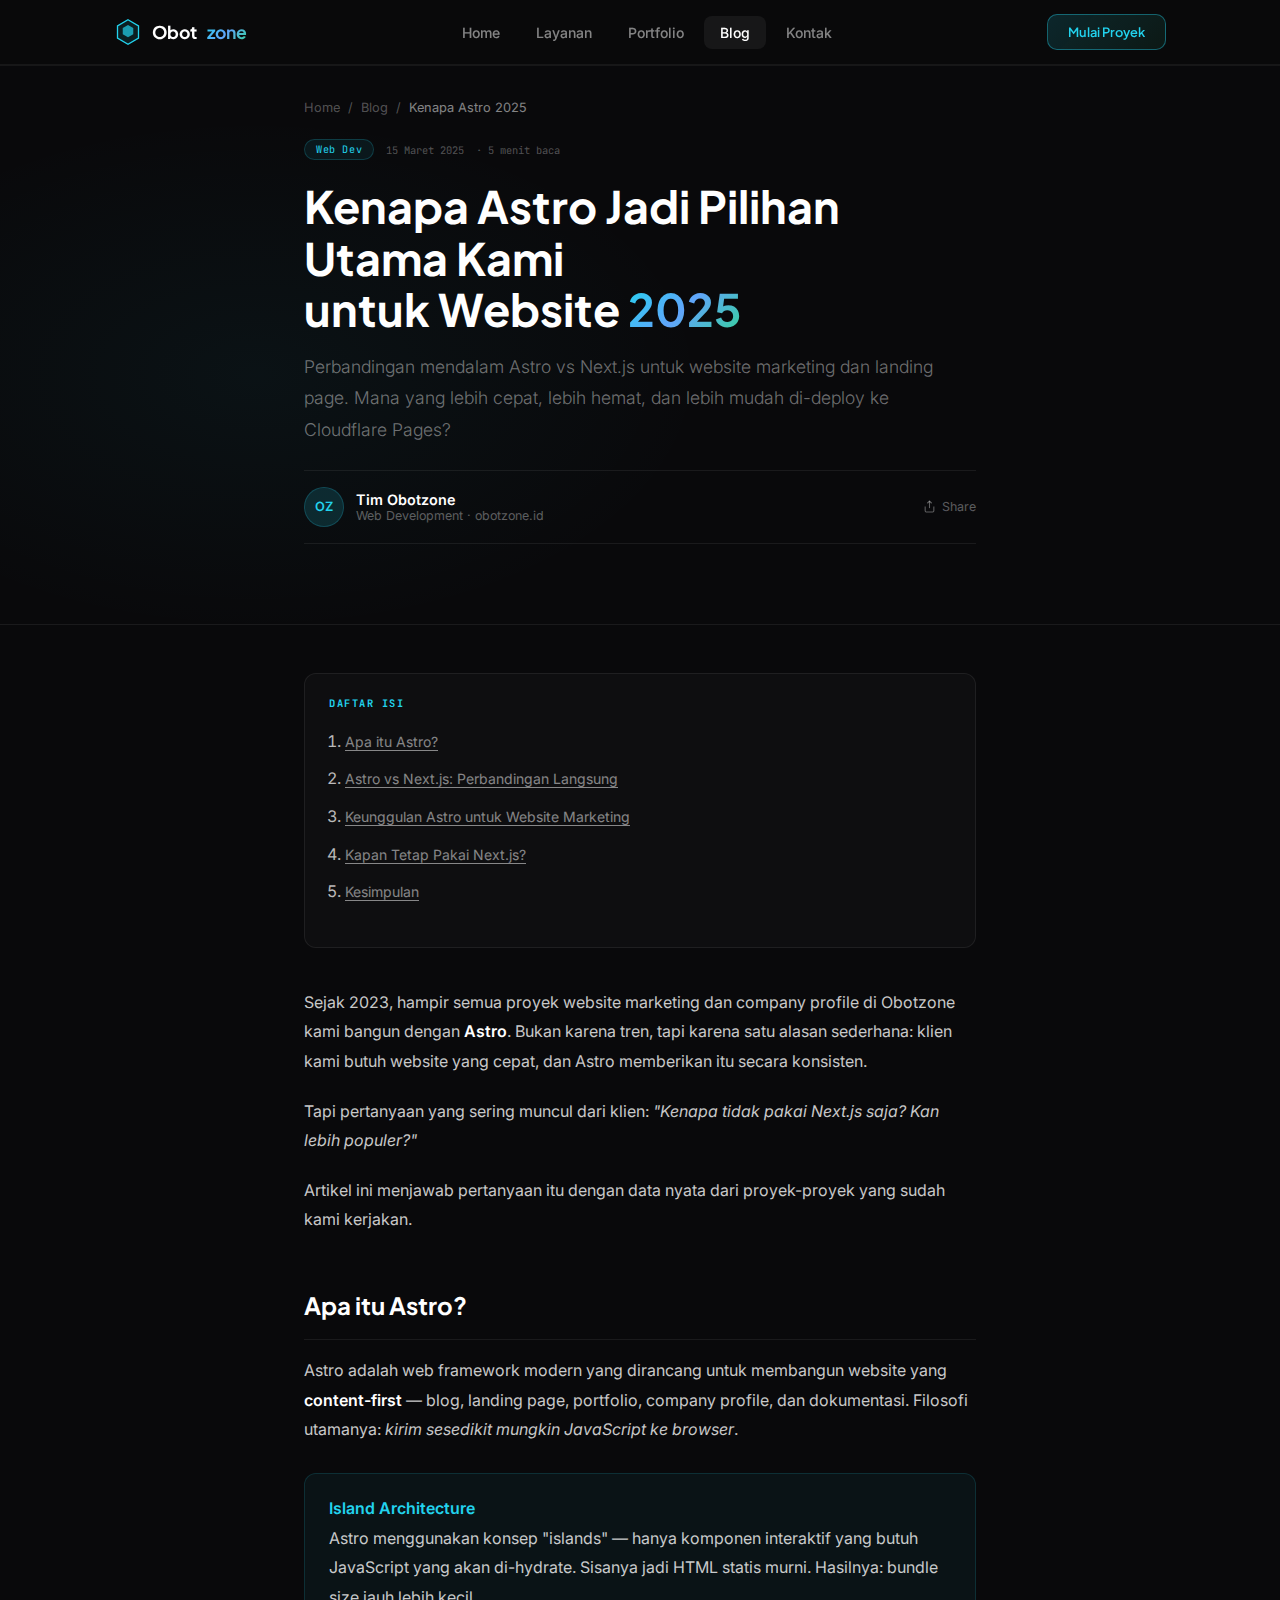
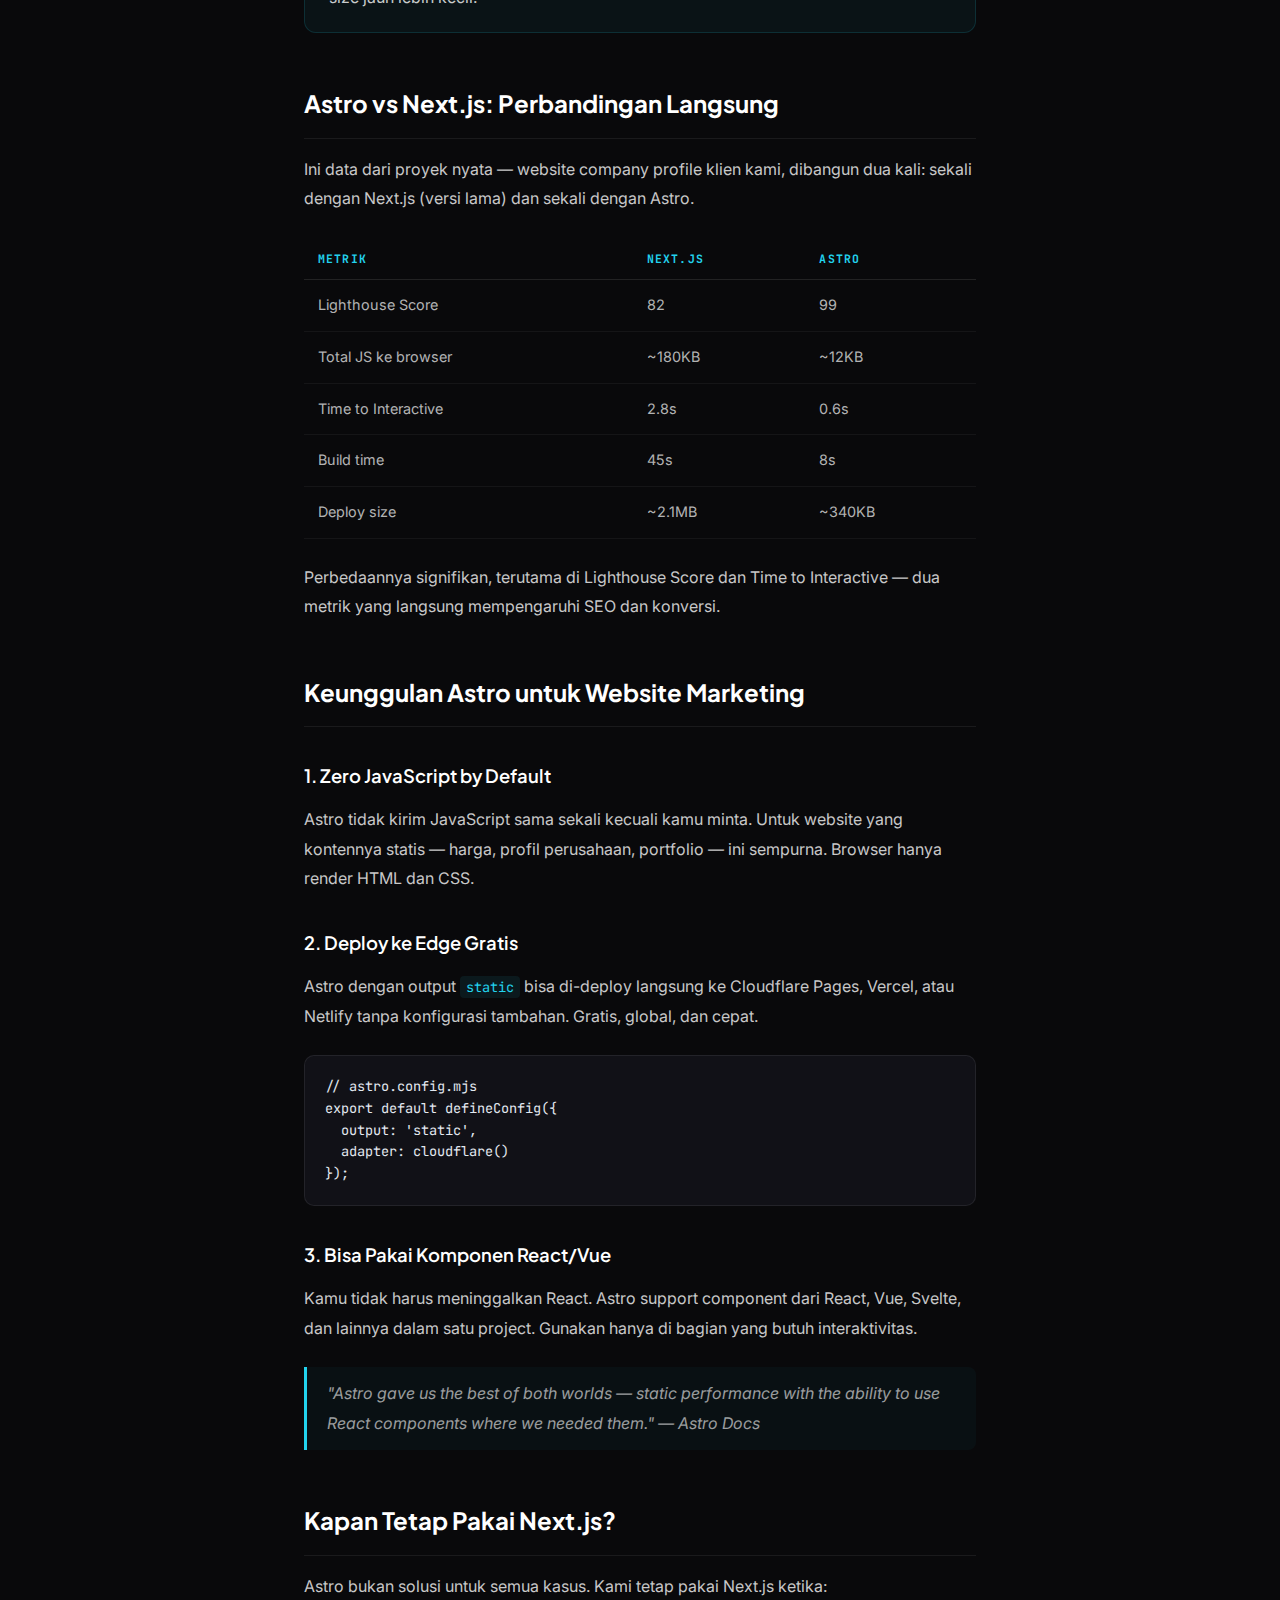
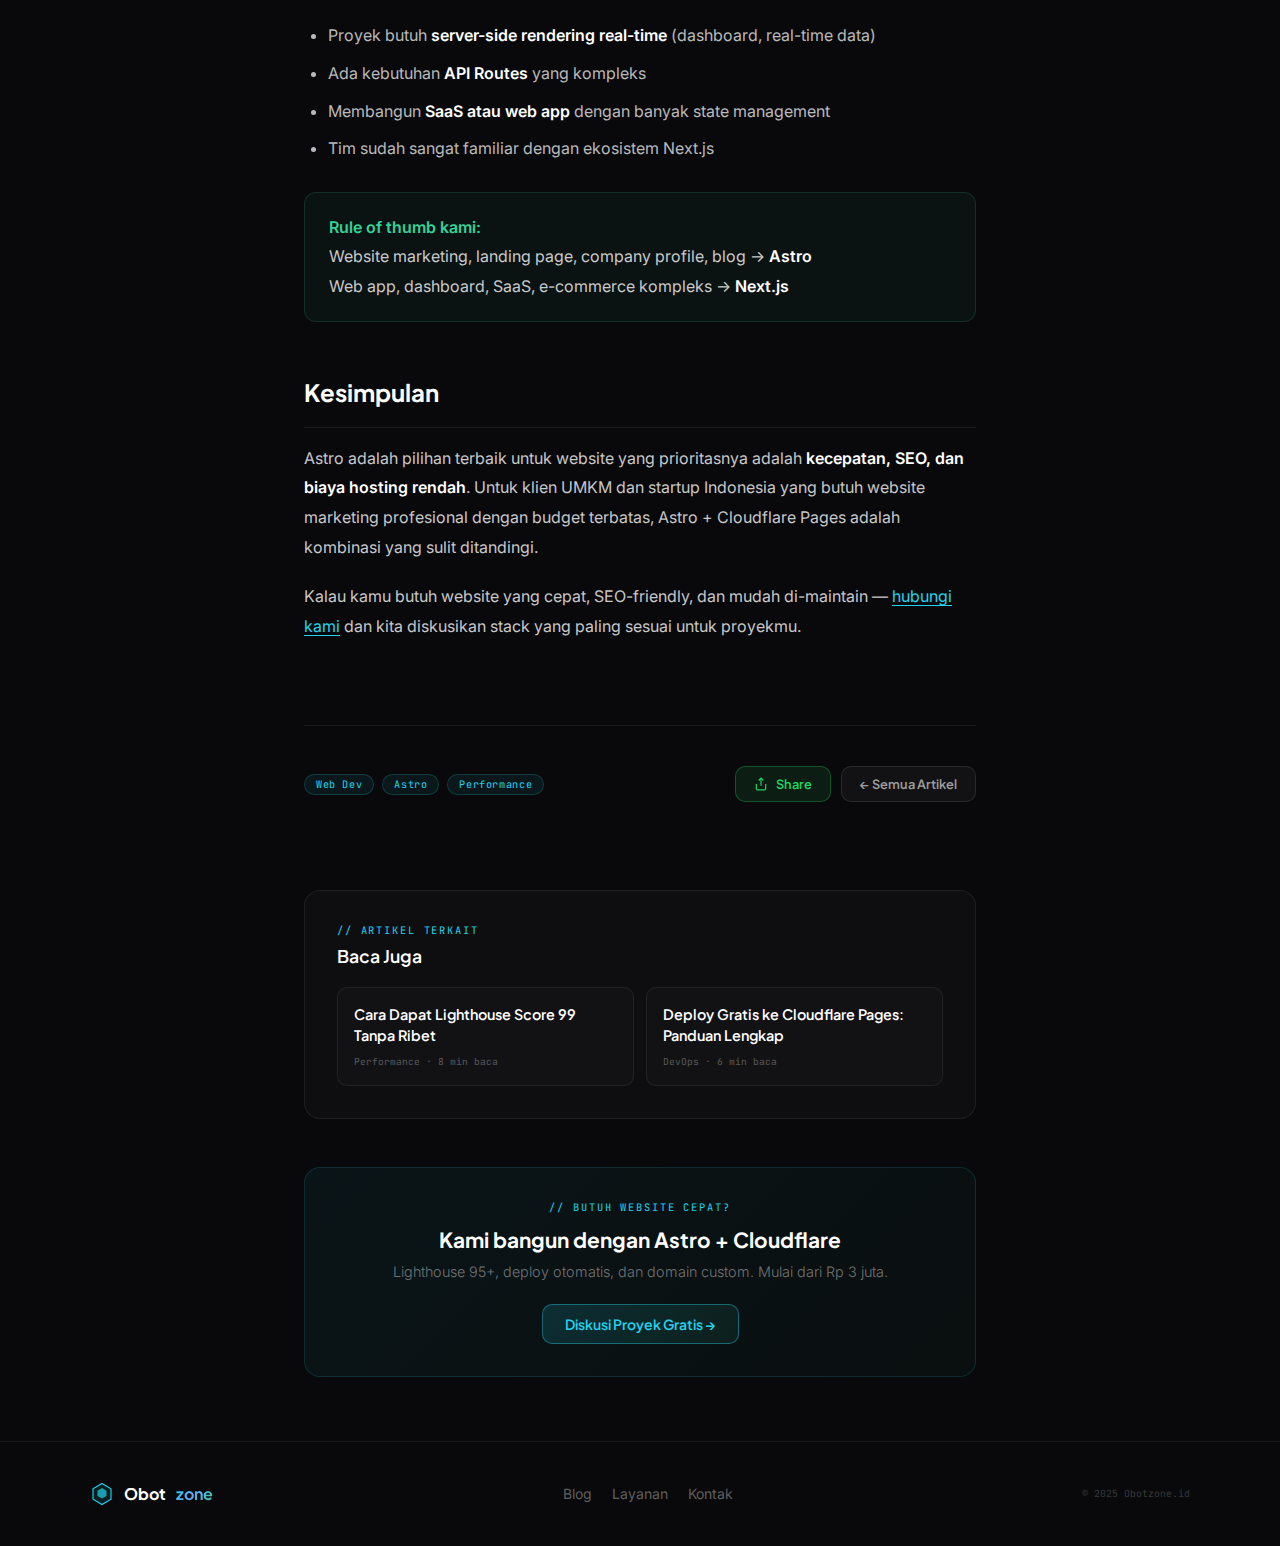
<file: blog/kenapa-astro-2025/index.html>
<!DOCTYPE html>
<html lang="id">
<head>
<meta charset="UTF-8"/>
<meta name="viewport" content="width=device-width,initial-scale=1.0"/>

<!-- ═══════════════════════════════════════════
     EDIT BAGIAN INI UNTUK SETIAP ARTIKEL BARU
════════════════════════════════════════════ -->
<title>Kenapa Astro Jadi Pilihan Utama Kami untuk Website 2025 | Obotzone Blog</title>
<meta name="description" content="Perbandingan mendalam Astro vs Next.js untuk website marketing dan landing page. Mana yang lebih cepat, lebih hemat, dan lebih mudah di-deploy ke Cloudflare Pages?"/>
<meta name="keywords" content="astro vs nextjs, astro indonesia, web development indonesia, framework website terbaik 2025"/>
<link rel="canonical" href="https://obotzone.id/blog/kenapa-astro-2025/"/>
<meta property="og:url" content="https://obotzone.id/blog/kenapa-astro-2025/"/>
<meta property="og:title" content="Kenapa Astro Jadi Pilihan Utama Kami untuk Website 2025"/>
<meta property="og:description" content="Perbandingan mendalam Astro vs Next.js untuk website marketing dan landing page."/>
<!-- ═══════════════════════════════════════════ -->

<meta name="author" content="Obotzone"/>
<meta name="robots" content="index, follow"/>
<meta property="og:type" content="article"/>
<meta property="og:image" content="https://obotzone.id/og-image.png"/>
<meta property="og:locale" content="id_ID"/>
<meta property="og:site_name" content="Obotzone"/>
<meta name="twitter:card" content="summary_large_image"/>

<script type="application/ld+json">
{
  "@context": "https://schema.org",
  "@type": "BlogPosting",
  "headline": "Kenapa Astro Jadi Pilihan Utama Kami untuk Website 2025",
  "description": "Perbandingan mendalam Astro vs Next.js untuk website marketing dan landing page.",
  "url": "https://obotzone.id/blog/kenapa-astro-2025/",
  "datePublished": "2025-03-15",
  "dateModified": "2025-03-15",
  "author": {"@type": "Organization", "name": "Obotzone", "url": "https://obotzone.id"},
  "publisher": {"@type": "Organization", "name": "Obotzone", "url": "https://obotzone.id"},
  "image": "https://obotzone.id/og-image.png",
  "mainEntityOfPage": {"@type": "WebPage", "@id": "https://obotzone.id/blog/kenapa-astro-2025/"}
}
</script>

<link rel="preconnect" href="https://fonts.googleapis.com"/>
<link rel="preconnect" href="https://fonts.gstatic.com" crossorigin/>
<link href="https://fonts.googleapis.com/css2?family=Inter:wght@300;400;500;600;700&family=Plus+Jakarta+Sans:wght@300;400;500;600;700&family=JetBrains+Mono:wght@400;500&display=swap" rel="stylesheet"/>
<style>
*,*::before,*::after{box-sizing:border-box;margin:0;padding:0}
html{scroll-behavior:smooth}
body{font-family:'Inter','Plus Jakarta Sans',-apple-system,sans-serif;background:#09090b;color:rgba(255,255,255,0.82);overflow-x:hidden;-webkit-font-smoothing:antialiased}
a{text-decoration:none;color:inherit}
::-webkit-scrollbar{width:4px}
::-webkit-scrollbar-track{background:#09090b}
::-webkit-scrollbar-thumb{background:rgba(34,211,238,0.35);border-radius:4px}
:root{--c:#22d3ee;--e:#34d399;--bdr:rgba(255,255,255,0.07);--muted:rgba(255,255,255,0.42)}
.grad{background:linear-gradient(135deg,#22d3ee 0%,#60a5fa 50%,#34d399 100%);-webkit-background-clip:text;-webkit-text-fill-color:transparent;background-clip:text}
.tag{display:inline-flex;align-items:center;gap:5px;padding:3px 11px;border-radius:100px;font-family:'JetBrains Mono',monospace;font-size:.64rem;letter-spacing:.06em;white-space:nowrap}
.tc{background:rgba(34,211,238,0.07);border:1px solid rgba(34,211,238,0.2);color:var(--c)}
.btn{display:inline-flex;align-items:center;gap:8px;padding:10px 22px;border-radius:10px;font-family:'Plus Jakarta Sans',sans-serif;font-size:.875rem;font-weight:600;cursor:pointer;border:none;transition:transform .2s,background .2s,border-color .2s;text-decoration:none}
.btn:hover{transform:translateY(-2px)}
.bp{background:linear-gradient(135deg,rgba(34,211,238,0.15),rgba(52,211,153,0.08));border:1px solid rgba(34,211,238,0.4);color:var(--c)}
.bp:hover{background:linear-gradient(135deg,rgba(34,211,238,0.25),rgba(52,211,153,0.15));border-color:rgba(34,211,238,0.7)}
/* Navbar */
.nav{position:fixed;top:0;left:0;right:0;z-index:50;background:rgba(9,9,11,0.85);backdrop-filter:blur(24px);-webkit-backdrop-filter:blur(24px);border-bottom:1px solid rgba(255,255,255,0.06)}
.nav-in{max-width:1100px;margin:0 auto;padding:0 24px;height:64px;display:flex;align-items:center;justify-content:space-between;gap:16px}
.logo{display:flex;align-items:center;gap:10px;font-family:'Plus Jakarta Sans',sans-serif;font-weight:700;font-size:1.1rem;color:white}
.nav-links{display:flex;align-items:center;gap:4px}
.nl{padding:8px 16px;border-radius:8px;font-size:.875rem;font-weight:500;color:rgba(255,255,255,0.5);transition:color .2s,background .2s}
.nl:hover,.nl.active{color:white;background:rgba(255,255,255,0.06)}
.mbtn{display:none;padding:8px;border-radius:8px;background:rgba(255,255,255,0.06);border:1px solid rgba(255,255,255,0.1);color:rgba(255,255,255,0.7);cursor:pointer}
.mnav{max-height:0;overflow:hidden;transition:max-height .4s cubic-bezier(.16,1,.3,1);background:rgba(9,9,11,0.95);border-bottom:1px solid rgba(255,255,255,0.06)}
.mnav.open{max-height:320px}
.mnav a{display:block;padding:14px 24px;font-size:.9rem;color:rgba(255,255,255,0.6);border-bottom:1px solid rgba(255,255,255,0.04);transition:color .15s}
.mnav a:hover{color:white;background:rgba(255,255,255,0.04)}
/* Progress bar */
.progress{position:fixed;top:64px;left:0;height:2px;background:linear-gradient(90deg,#22d3ee,#34d399);z-index:49;transition:width .1s linear;width:0%}
/* Layout */
.article-wrap{max-width:720px;margin:0 auto;padding:0 24px}
/* Hero artikel */
.article-hero{padding:100px 24px 56px;border-bottom:1px solid var(--bdr);background:radial-gradient(ellipse 700px 400px at 20% 60%,rgba(34,211,238,0.045) 0%,transparent 65%),#09090b}
.article-meta{display:flex;flex-wrap:wrap;align-items:center;gap:12px;margin-bottom:20px}
.article-title{font-family:'Plus Jakarta Sans',sans-serif;font-weight:700;font-size:clamp(1.8rem,4vw,2.8rem);line-height:1.15;color:white;margin-bottom:16px}
.article-lead{font-size:1.1rem;color:var(--muted);font-weight:300;line-height:1.8;max-width:640px}
/* Author bar */
.author-bar{display:flex;align-items:center;gap:12px;padding:16px 0;border-top:1px solid var(--bdr);border-bottom:1px solid var(--bdr);margin:24px 0}
.author-av{width:40px;height:40px;border-radius:50%;background:rgba(34,211,238,0.15);border:1px solid rgba(34,211,238,0.2);display:flex;align-items:center;justify-content:center;font-size:.8rem;color:var(--c);font-weight:600;flex-shrink:0}
/* Article content */
.article-content{padding:48px 0;line-height:1.85;font-size:1rem;color:rgba(255,255,255,0.78)}
.article-content h2{font-family:'Plus Jakarta Sans',sans-serif;font-weight:700;font-size:1.5rem;color:white;margin:48px 0 16px;padding-bottom:12px;border-bottom:1px solid rgba(255,255,255,0.07)}
.article-content h3{font-family:'Plus Jakarta Sans',sans-serif;font-weight:600;font-size:1.15rem;color:white;margin:32px 0 12px}
.article-content p{margin-bottom:20px}
.article-content ul,.article-content ol{margin:0 0 20px 24px;display:flex;flex-direction:column;gap:8px}
.article-content li{color:rgba(255,255,255,0.72)}
.article-content strong{color:white;font-weight:600}
.article-content a{color:var(--c);text-decoration:underline;text-underline-offset:3px}
.article-content a:hover{color:#60a5fa}
.article-content blockquote{border-left:3px solid var(--c);padding:12px 20px;margin:24px 0;background:rgba(34,211,238,0.04);border-radius:0 8px 8px 0;font-style:italic;color:rgba(255,255,255,0.6)}
.article-content pre{background:#111117;border:1px solid rgba(255,255,255,0.08);border-radius:10px;padding:20px;overflow-x:auto;margin:24px 0;font-family:'JetBrains Mono',monospace;font-size:.85rem;line-height:1.6;color:#e2e8f0}
.article-content code{font-family:'JetBrains Mono',monospace;font-size:.85em;background:rgba(34,211,238,0.08);color:var(--c);padding:2px 6px;border-radius:4px}
.article-content pre code{background:none;color:#e2e8f0;padding:0}
.article-content img{width:100%;border-radius:12px;border:1px solid rgba(255,255,255,0.07);margin:24px 0}
/* Callout box */
.callout{background:rgba(34,211,238,0.05);border:1px solid rgba(34,211,238,0.15);border-radius:12px;padding:20px 24px;margin:28px 0}
.callout-e{background:rgba(52,211,153,0.05);border-color:rgba(52,211,153,0.15)}
/* Table */
.article-content table{width:100%;border-collapse:collapse;margin:24px 0;font-size:.9rem}
.article-content th{text-align:left;padding:10px 14px;border-bottom:1px solid rgba(255,255,255,0.1);font-family:'JetBrains Mono',monospace;font-size:.72rem;letter-spacing:.1em;color:var(--c);text-transform:uppercase}
.article-content td{padding:12px 14px;border-bottom:1px solid rgba(255,255,255,0.05);color:rgba(255,255,255,0.7)}
.article-content tr:hover td{background:rgba(255,255,255,0.02)}
/* Share & nav */
.article-footer{padding:40px 0;border-top:1px solid var(--bdr);margin-top:16px}
.related{background:rgba(255,255,255,0.025);border:1px solid var(--bdr);border-radius:16px;padding:32px;margin-top:48px}
.related-grid{display:grid;grid-template-columns:repeat(2,1fr);gap:12px;margin-top:20px}
.related-card{padding:16px;border-radius:10px;border:1px solid rgba(255,255,255,0.07);background:rgba(255,255,255,0.02);transition:border-color .2s,background .2s}
.related-card:hover{border-color:rgba(34,211,238,0.2);background:rgba(34,211,238,0.03)}
.related-card h4{font-family:'Plus Jakarta Sans',sans-serif;font-weight:600;font-size:.9rem;color:white;margin-bottom:4px;line-height:1.4}
.related-card span{font-family:'JetBrains Mono',monospace;font-size:.6rem;color:rgba(255,255,255,0.3)}
/* CTA Box */
.cta-box{background:linear-gradient(135deg,rgba(34,211,238,0.06),rgba(52,211,153,0.03));border:1px solid rgba(34,211,238,0.15);border-radius:16px;padding:32px;text-align:center;margin-top:48px}
/* Footer */
footer{border-top:1px solid var(--bdr);padding:40px 24px;margin-top:64px}
.flink{font-size:.875rem;color:rgba(255,255,255,0.35);transition:color .15s}
.flink:hover{color:rgba(255,255,255,0.8)}
/* TOC */
.toc{background:rgba(255,255,255,0.025);border:1px solid var(--bdr);border-radius:12px;padding:20px 24px;margin-bottom:40px}
.toc h4{font-family:'JetBrains Mono',monospace;font-size:.65rem;letter-spacing:.15em;color:var(--c);text-transform:uppercase;margin-bottom:14px}
.toc ol{margin-left:16px;display:flex;flex-direction:column;gap:8px}
.toc a{font-size:.875rem;color:rgba(255,255,255,0.5);transition:color .15s}
.toc a:hover{color:var(--c)}
/* Responsive */
@media(max-width:768px){
  .nav-links{display:none}.mbtn{display:flex}
  .related-grid{grid-template-columns:1fr}
  .author-bar{flex-wrap:wrap}
}
</style>
</head>
<body>

<!-- Progress bar -->
<div class="progress" id="progress"></div>

<!-- NAVBAR -->
<header class="nav" id="navbar">
  <div class="nav-in">
    <a href="/" class="logo">
      <svg width="28" height="28" viewBox="0 0 32 32" fill="none">
        <path d="M16 2L28 9L28 23L16 30L4 23L4 9Z" stroke="#22d3ee" stroke-width="1.5" fill="rgba(34,211,238,0.1)"/>
        <path d="M16 8L22 11.5L22 18.5L16 22L10 18.5L10 11.5Z" fill="#22d3ee" opacity="0.7"/>
      </svg>
      Obot<span class="grad">zone</span>
    </a>
    <nav class="nav-links">
      <a class="nl" href="/">Home</a>
      <a class="nl" href="/#layanan">Layanan</a>
      <a class="nl" href="/#portfolio">Portfolio</a>
      <a class="nl active" href="/blog/">Blog</a>
      <a class="nl" href="/#kontak">Kontak</a>
    </nav>
    <div style="display:flex;align-items:center;gap:10px">
      <a href="/#kontak" class="btn bp" style="padding:9px 20px;font-size:.8rem">Mulai Proyek</a>
      <button class="mbtn" id="menuBtn" aria-label="Menu">
        <svg width="18" height="18" viewBox="0 0 24 24" fill="none" stroke="currentColor" stroke-width="2"><line x1="3" y1="6" x2="21" y2="6"/><line x1="3" y1="12" x2="21" y2="12"/><line x1="3" y1="18" x2="15" y2="18"/></svg>
      </button>
    </div>
  </div>
  <div class="mnav" id="mobileNav">
    <a href="/">Home</a>
    <a href="/#layanan">Layanan</a>
    <a href="/blog/">Blog</a>
    <a href="/#kontak">Kontak</a>
  </div>
</header>

<!-- ARTIKEL HERO -->
<section class="article-hero">
  <div class="article-wrap">
    <!-- Breadcrumb -->
    <div style="display:flex;align-items:center;gap:8px;margin-bottom:24px;font-size:.8rem;color:rgba(255,255,255,0.3)">
      <a href="/" style="color:rgba(255,255,255,0.3);transition:color .15s" onmouseover="this.style.color='#22d3ee'" onmouseout="this.style.color='rgba(255,255,255,0.3)'">Home</a>
      <span>/</span>
      <a href="/blog/" style="color:rgba(255,255,255,0.3);transition:color .15s" onmouseover="this.style.color='#22d3ee'" onmouseout="this.style.color='rgba(255,255,255,0.3)'">Blog</a>
      <span>/</span>
      <span style="color:rgba(255,255,255,0.5)">Kenapa Astro 2025</span>
    </div>

    <!-- Meta -->
    <div class="article-meta">
      <span class="tag tc">Web Dev</span>
      <span style="font-family:'JetBrains Mono',monospace;font-size:.65rem;color:rgba(255,255,255,0.3)">15 Maret 2025</span>
      <span style="font-family:'JetBrains Mono',monospace;font-size:.65rem;color:rgba(255,255,255,0.3)">· 5 menit baca</span>
    </div>

    <!-- Title -->
    <h1 class="article-title">
      Kenapa Astro Jadi Pilihan Utama Kami<br>untuk Website <span class="grad">2025</span>
    </h1>
    <p class="article-lead">Perbandingan mendalam Astro vs Next.js untuk website marketing dan landing page. Mana yang lebih cepat, lebih hemat, dan lebih mudah di-deploy ke Cloudflare Pages?</p>

    <!-- Author -->
    <div class="author-bar">
      <div class="author-av">OZ</div>
      <div>
        <div style="font-weight:600;font-size:.9rem;color:white">Tim Obotzone</div>
        <div style="font-size:.78rem;color:rgba(255,255,255,0.35)">Web Development · obotzone.id</div>
      </div>
      <div style="margin-left:auto;display:flex;gap:10px">
        <a href="https://wa.me/6287779794633?text=Halo, saya baca artikel Astro 2025 di blog Obotzone" target="_blank" style="display:flex;align-items:center;gap:6px;font-size:.78rem;color:rgba(255,255,255,0.35);transition:color .2s" onmouseover="this.style.color='#34d399'" onmouseout="this.style.color='rgba(255,255,255,0.35)'">
          <svg width="13" height="13" viewBox="0 0 24 24" fill="none" stroke="currentColor" stroke-width="2"><path d="M4 12v8a2 2 0 002 2h12a2 2 0 002-2v-8"/><polyline points="16 6 12 2 8 6"/><line x1="12" y1="2" x2="12" y2="15"/></svg>
          Share
        </a>
      </div>
    </div>
  </div>
</section>

<!-- ISI ARTIKEL -->
<main>
  <div class="article-wrap">
    <div class="article-content">

      <!-- Daftar Isi -->
      <div class="toc">
        <h4>Daftar Isi</h4>
        <ol>
          <li><a href="#apa-itu-astro">Apa itu Astro?</a></li>
          <li><a href="#perbandingan">Astro vs Next.js: Perbandingan Langsung</a></li>
          <li><a href="#keunggulan">Keunggulan Astro untuk Website Marketing</a></li>
          <li><a href="#kapan-nextjs">Kapan Tetap Pakai Next.js?</a></li>
          <li><a href="#kesimpulan">Kesimpulan</a></li>
        </ol>
      </div>

      <!-- ═══════════════════════════════════════
           MULAI TULIS KONTEN ARTIKEL DI SINI
      ════════════════════════════════════════ -->

      <p>Sejak 2023, hampir semua proyek website marketing dan company profile di Obotzone kami bangun dengan <strong>Astro</strong>. Bukan karena tren, tapi karena satu alasan sederhana: klien kami butuh website yang cepat, dan Astro memberikan itu secara konsisten.</p>

      <p>Tapi pertanyaan yang sering muncul dari klien: <em>"Kenapa tidak pakai Next.js saja? Kan lebih populer?"</em></p>

      <p>Artikel ini menjawab pertanyaan itu dengan data nyata dari proyek-proyek yang sudah kami kerjakan.</p>

      <h2 id="apa-itu-astro">Apa itu Astro?</h2>

      <p>Astro adalah web framework modern yang dirancang untuk membangun website yang <strong>content-first</strong> — blog, landing page, portfolio, company profile, dan dokumentasi. Filosofi utamanya: <em>kirim sesedikit mungkin JavaScript ke browser</em>.</p>

      <div class="callout">
        <strong style="color:var(--c)">Island Architecture</strong><br>
        Astro menggunakan konsep "islands" — hanya komponen interaktif yang butuh JavaScript yang akan di-hydrate. Sisanya jadi HTML statis murni. Hasilnya: bundle size jauh lebih kecil.
      </div>

      <h2 id="perbandingan">Astro vs Next.js: Perbandingan Langsung</h2>

      <p>Ini data dari proyek nyata — website company profile klien kami, dibangun dua kali: sekali dengan Next.js (versi lama) dan sekali dengan Astro.</p>

      <table>
        <tr><th>Metrik</th><th>Next.js</th><th>Astro</th></tr>
        <tr><td>Lighthouse Score</td><td>82</td><td>99</td></tr>
        <tr><td>Total JS ke browser</td><td>~180KB</td><td>~12KB</td></tr>
        <tr><td>Time to Interactive</td><td>2.8s</td><td>0.6s</td></tr>
        <tr><td>Build time</td><td>45s</td><td>8s</td></tr>
        <tr><td>Deploy size</td><td>~2.1MB</td><td>~340KB</td></tr>
      </table>

      <p>Perbedaannya signifikan, terutama di Lighthouse Score dan Time to Interactive — dua metrik yang langsung mempengaruhi SEO dan konversi.</p>

      <h2 id="keunggulan">Keunggulan Astro untuk Website Marketing</h2>

      <h3>1. Zero JavaScript by Default</h3>
      <p>Astro tidak kirim JavaScript sama sekali kecuali kamu minta. Untuk website yang kontennya statis — harga, profil perusahaan, portfolio — ini sempurna. Browser hanya render HTML dan CSS.</p>

      <h3>2. Deploy ke Edge Gratis</h3>
      <p>Astro dengan output <code>static</code> bisa di-deploy langsung ke Cloudflare Pages, Vercel, atau Netlify tanpa konfigurasi tambahan. Gratis, global, dan cepat.</p>

      <pre>// astro.config.mjs
export default defineConfig({
  output: 'static',
  adapter: cloudflare()
});</pre>

      <h3>3. Bisa Pakai Komponen React/Vue</h3>
      <p>Kamu tidak harus meninggalkan React. Astro support component dari React, Vue, Svelte, dan lainnya dalam satu project. Gunakan hanya di bagian yang butuh interaktivitas.</p>

      <blockquote>
        "Astro gave us the best of both worlds — static performance with the ability to use React components where we needed them." — Astro Docs
      </blockquote>

      <h2 id="kapan-nextjs">Kapan Tetap Pakai Next.js?</h2>

      <p>Astro bukan solusi untuk semua kasus. Kami tetap pakai Next.js ketika:</p>

      <ul>
        <li>Proyek butuh <strong>server-side rendering real-time</strong> (dashboard, real-time data)</li>
        <li>Ada kebutuhan <strong>API Routes</strong> yang kompleks</li>
        <li>Membangun <strong>SaaS atau web app</strong> dengan banyak state management</li>
        <li>Tim sudah sangat familiar dengan ekosistem Next.js</li>
      </ul>

      <div class="callout callout-e">
        <strong style="color:var(--e)">Rule of thumb kami:</strong><br>
        Website marketing, landing page, company profile, blog → <strong>Astro</strong><br>
        Web app, dashboard, SaaS, e-commerce kompleks → <strong>Next.js</strong>
      </div>

      <h2 id="kesimpulan">Kesimpulan</h2>

      <p>Astro adalah pilihan terbaik untuk website yang prioritasnya adalah <strong>kecepatan, SEO, dan biaya hosting rendah</strong>. Untuk klien UMKM dan startup Indonesia yang butuh website marketing profesional dengan budget terbatas, Astro + Cloudflare Pages adalah kombinasi yang sulit ditandingi.</p>

      <p>Kalau kamu butuh website yang cepat, SEO-friendly, dan mudah di-maintain — <a href="/#kontak">hubungi kami</a> dan kita diskusikan stack yang paling sesuai untuk proyekmu.</p>

      <!-- ═══════════════════════════════════════
           AKHIR KONTEN ARTIKEL
      ════════════════════════════════════════ -->

    </div>

    <!-- Share & Tags -->
    <div class="article-footer">
      <div style="display:flex;flex-wrap:wrap;align-items:center;justify-content:space-between;gap:16px">
        <div style="display:flex;gap:8px;flex-wrap:wrap">
          <span class="tag tc">Web Dev</span>
          <span class="tag tc">Astro</span>
          <span class="tag tc">Performance</span>
        </div>
        <div style="display:flex;gap:10px">
          <a href="https://wa.me/?text=Baca+artikel+ini+dari+Obotzone:+https://obotzone.id/blog/kenapa-astro-2025/" target="_blank" class="btn" style="background:rgba(37,211,102,0.1);border:1px solid rgba(37,211,102,0.3);color:#25d366;padding:9px 18px;font-size:.8rem">
            <svg width="14" height="14" viewBox="0 0 24 24" fill="none" stroke="currentColor" stroke-width="2"><path d="M4 12v8a2 2 0 002 2h12a2 2 0 002-2v-8"/><polyline points="16 6 12 2 8 6"/><line x1="12" y1="2" x2="12" y2="15"/></svg>
            Share
          </a>
          <a href="/blog/" class="btn" style="background:rgba(255,255,255,0.04);border:1px solid rgba(255,255,255,0.1);color:rgba(255,255,255,0.6);padding:9px 18px;font-size:.8rem">
            ← Semua Artikel
          </a>
        </div>
      </div>
    </div>

    <!-- Artikel Terkait -->
    <div class="related">
      <div style="font-family:'JetBrains Mono',monospace;font-size:.65rem;letter-spacing:.18em;color:var(--c);text-transform:uppercase;margin-bottom:8px">// Artikel Terkait</div>
      <h3 style="font-family:'Plus Jakarta Sans',sans-serif;font-weight:600;font-size:1.1rem;color:white">Baca Juga</h3>
      <div class="related-grid">
        <a href="/blog/lighthouse-score-99/" class="related-card">
          <h4>Cara Dapat Lighthouse Score 99 Tanpa Ribet</h4>
          <span>Performance · 8 min baca</span>
        </a>
        <a href="/blog/deploy-cloudflare-pages/" class="related-card">
          <h4>Deploy Gratis ke Cloudflare Pages: Panduan Lengkap</h4>
          <span>DevOps · 6 min baca</span>
        </a>
      </div>
    </div>

    <!-- CTA -->
    <div class="cta-box">
      <div style="font-family:'JetBrains Mono',monospace;font-size:.65rem;letter-spacing:.18em;color:var(--c);text-transform:uppercase;margin-bottom:12px">// Butuh Website Cepat?</div>
      <h3 style="font-family:'Plus Jakarta Sans',sans-serif;font-weight:700;font-size:1.3rem;color:white;margin-bottom:10px">Kami bangun dengan Astro + Cloudflare</h3>
      <p style="color:var(--muted);font-size:.9rem;font-weight:300;margin-bottom:24px">Lighthouse 95+, deploy otomatis, dan domain custom. Mulai dari Rp 3 juta.</p>
      <a href="/#kontak" class="btn bp">Diskusi Proyek Gratis →</a>
    </div>

  </div>
</main>

<!-- FOOTER -->
<footer>
  <div style="max-width:1100px;margin:0 auto;display:flex;flex-wrap:wrap;justify-content:space-between;align-items:center;gap:16px">
    <a href="/" class="logo" style="font-size:1rem">
      <svg width="24" height="24" viewBox="0 0 32 32" fill="none"><path d="M16 2L28 9L28 23L16 30L4 23L4 9Z" stroke="#22d3ee" stroke-width="1.5" fill="rgba(34,211,238,0.1)"/><path d="M16 8L22 11.5L22 18.5L16 22L10 18.5L10 11.5Z" fill="#22d3ee" opacity="0.7"/></svg>
      Obot<span class="grad">zone</span>
    </a>
    <div style="display:flex;gap:20px;flex-wrap:wrap">
      <a href="/blog/" class="flink">Blog</a>
      <a href="/#layanan" class="flink">Layanan</a>
      <a href="/#kontak" class="flink">Kontak</a>
    </div>
    <p style="font-family:'JetBrains Mono',monospace;font-size:.62rem;color:rgba(255,255,255,0.2)">&copy; 2025 Obotzone.id</p>
  </div>
</footer>

<script>
// Mobile menu
document.getElementById('menuBtn').addEventListener('click',function(){document.getElementById('mobileNav').classList.toggle('open')});

// Reading progress bar
window.addEventListener('scroll',function(){
  var d = document.documentElement;
  var progress = (d.scrollTop/(d.scrollHeight-d.clientHeight))*100;
  document.getElementById('progress').style.width = progress + '%';
},{passive:true});
</script>
</body>
</html>
</file>
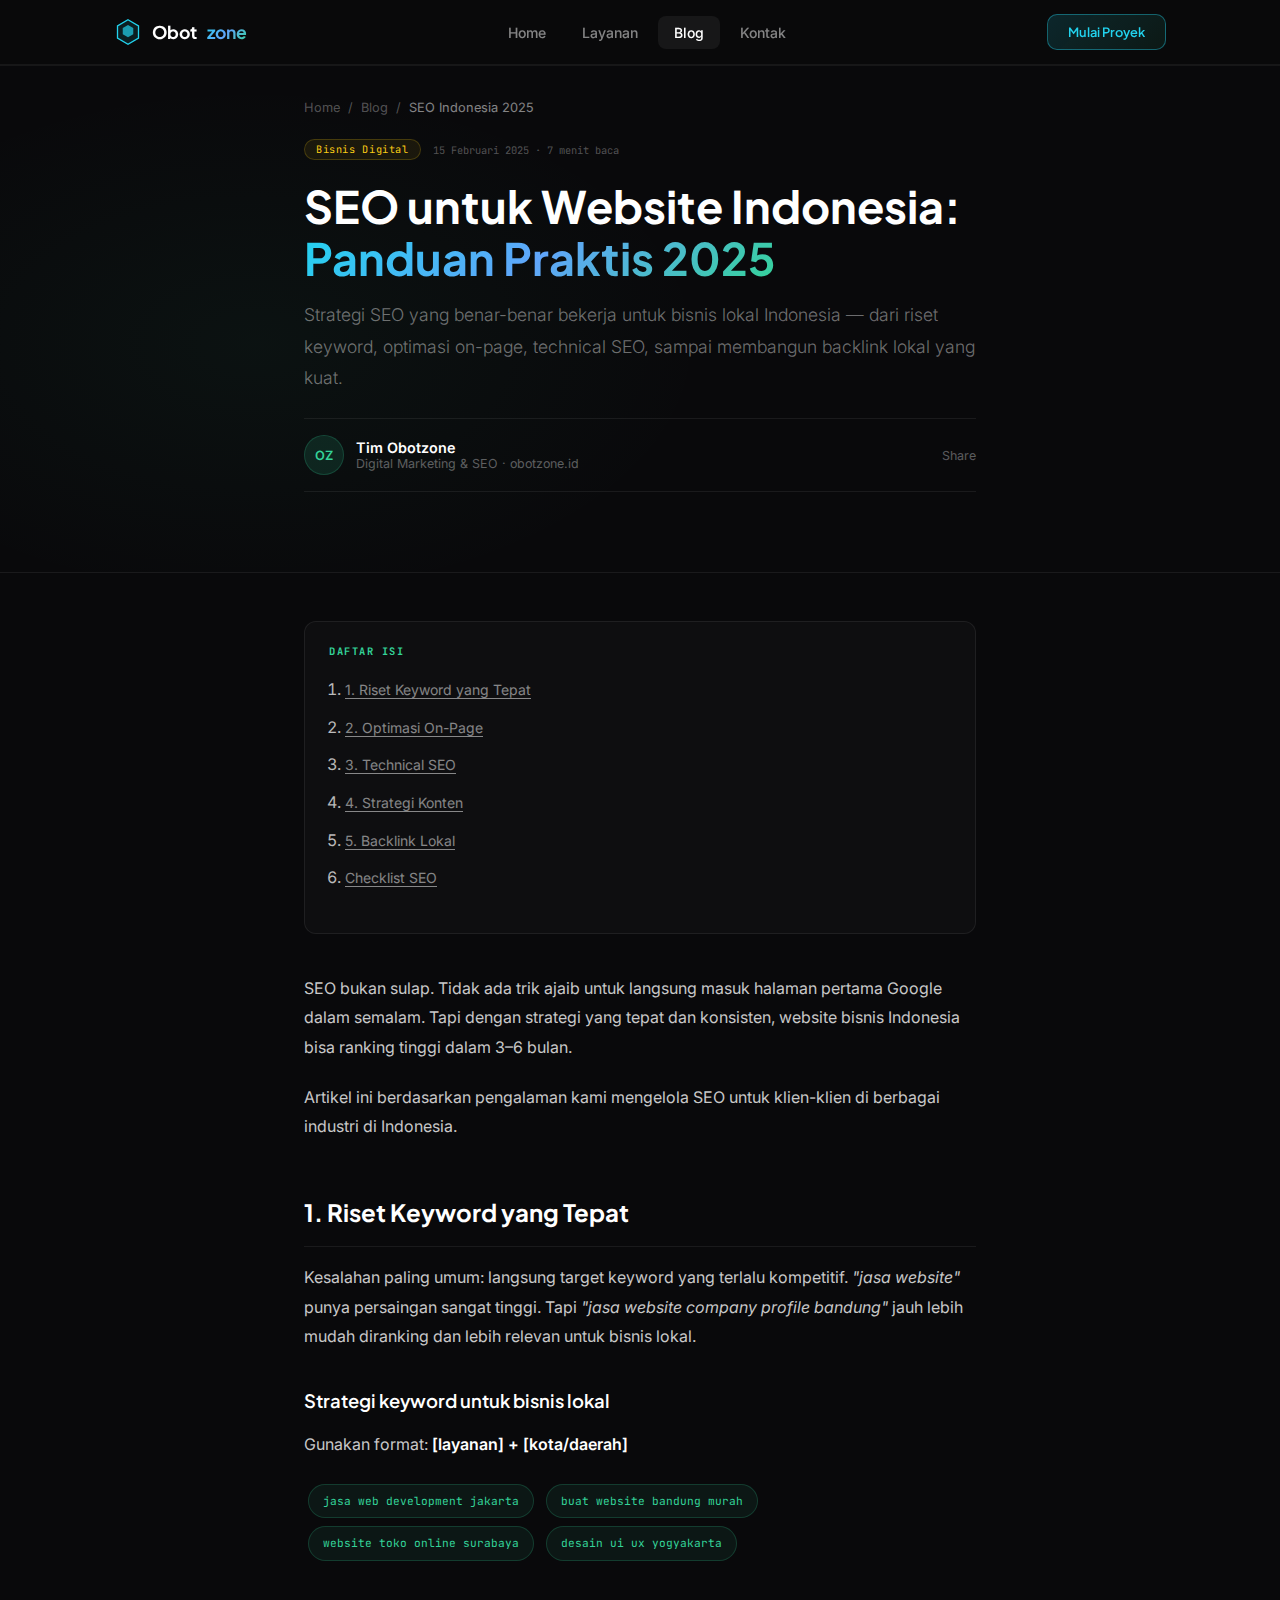
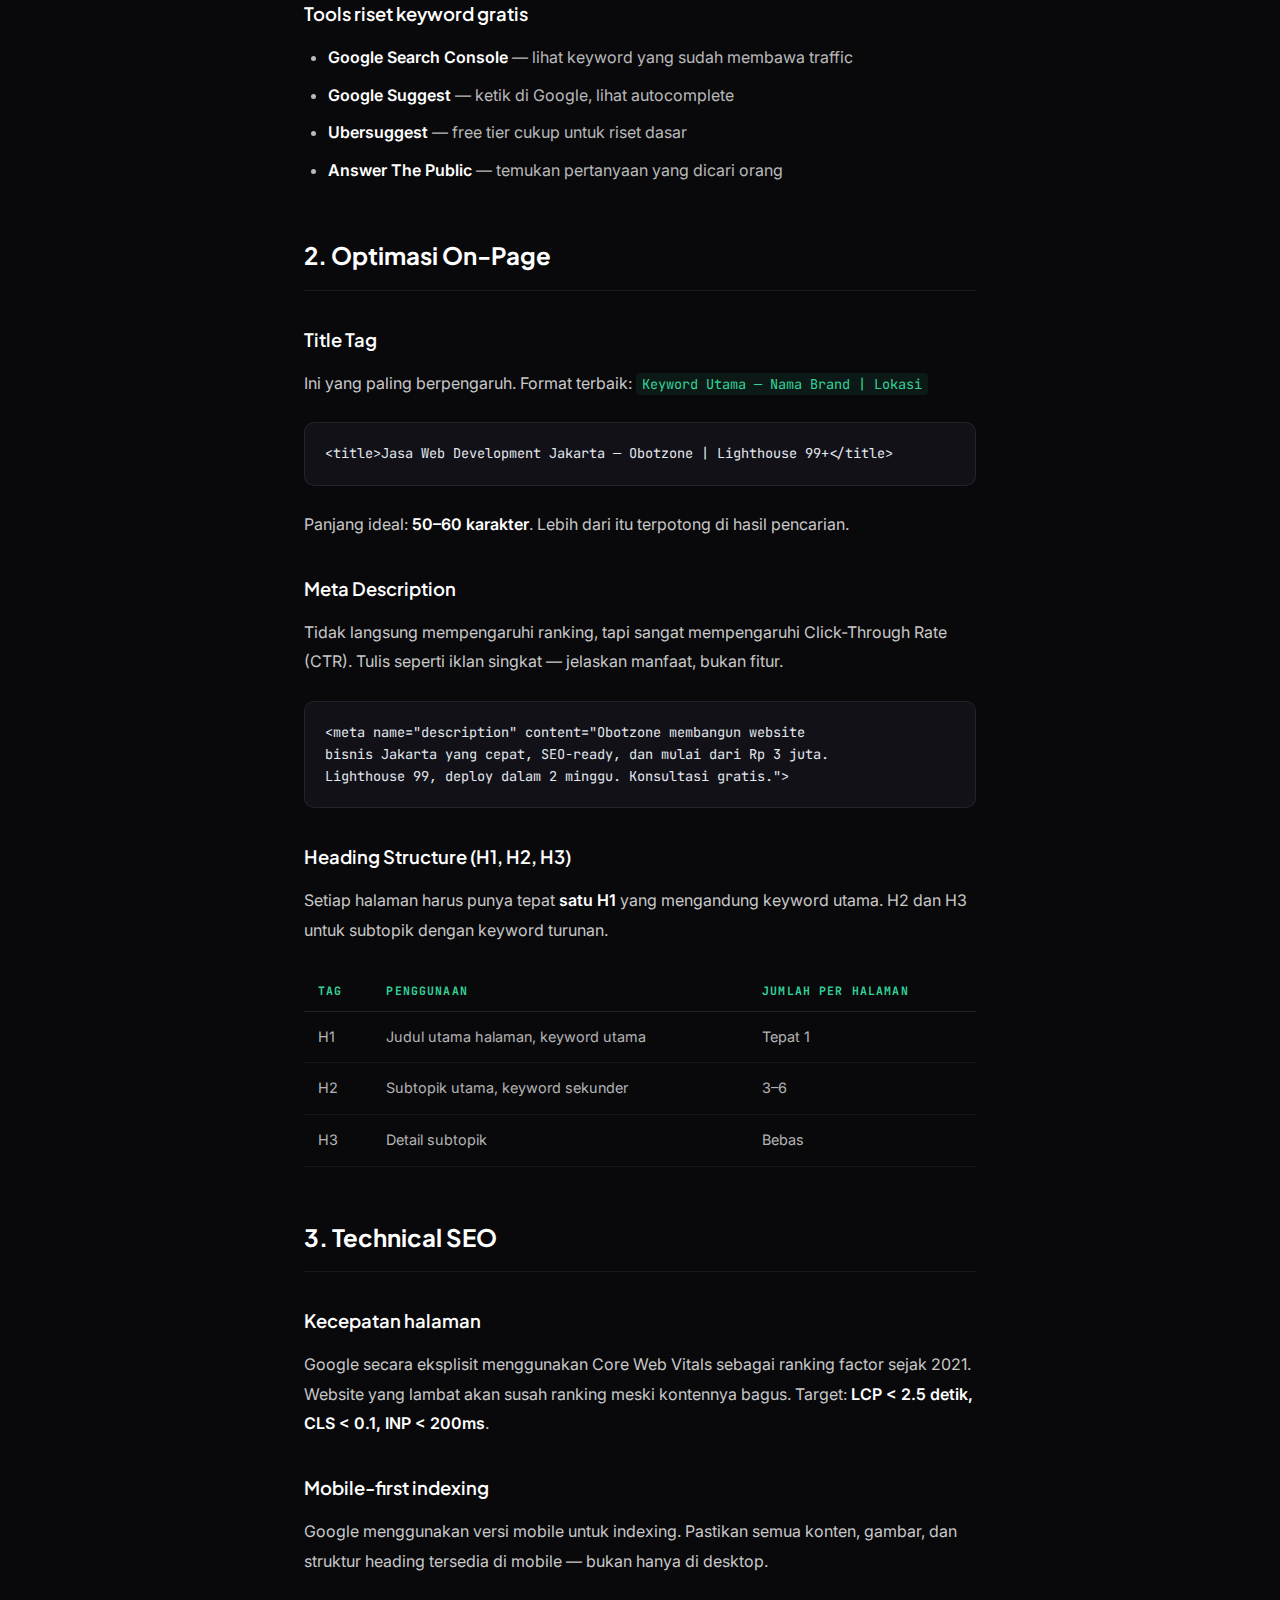
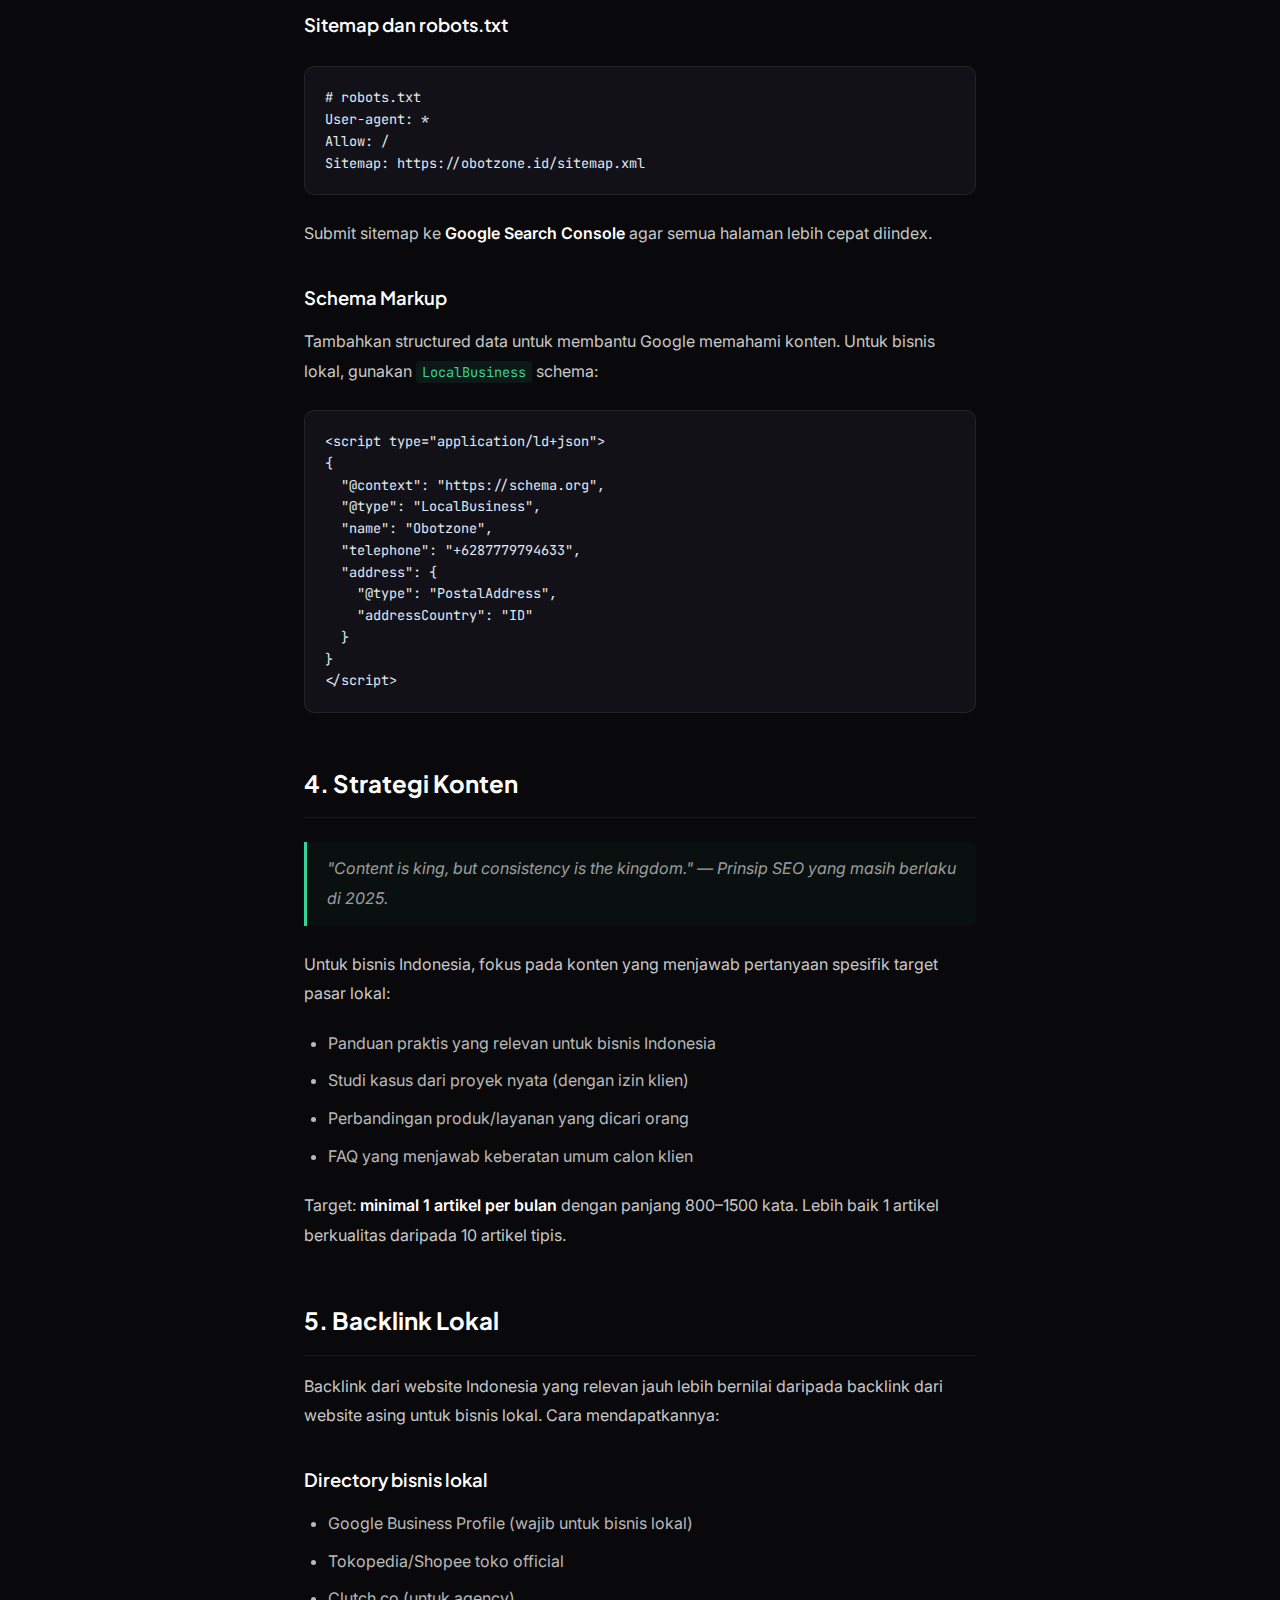
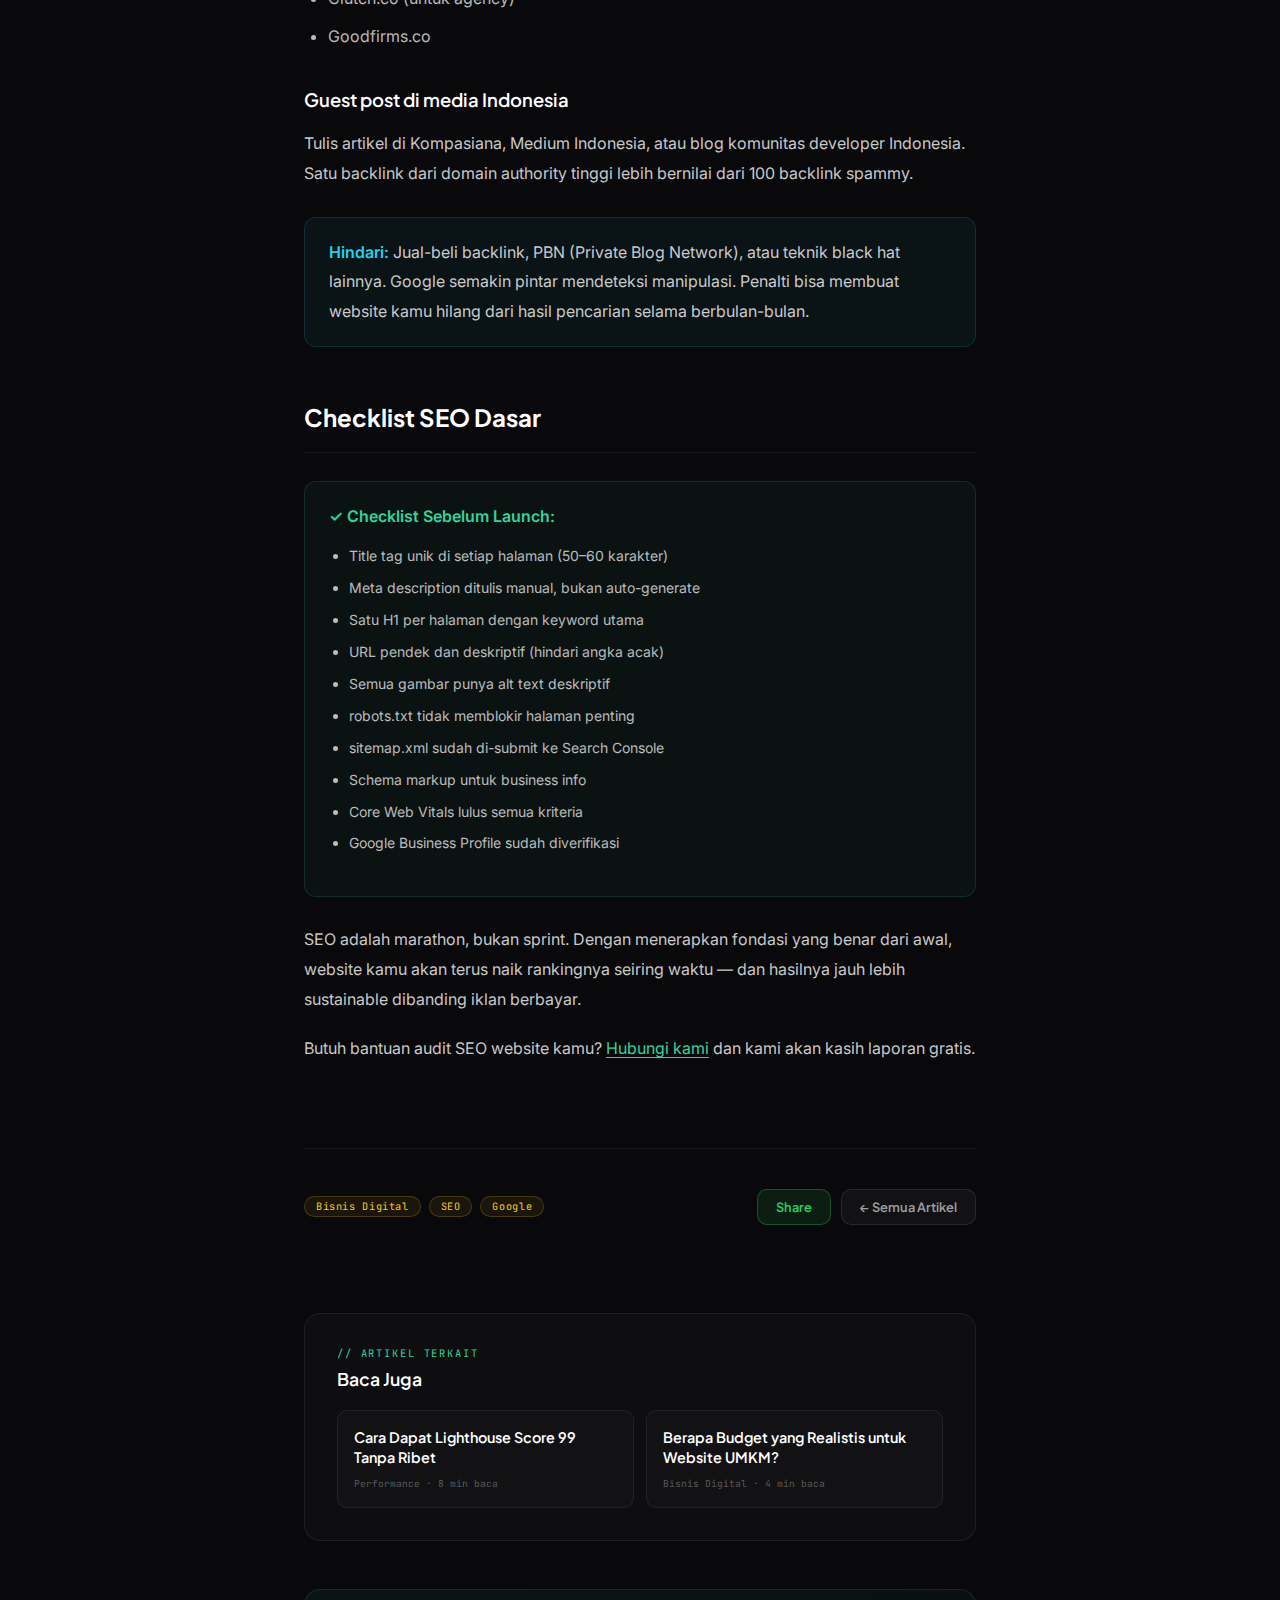
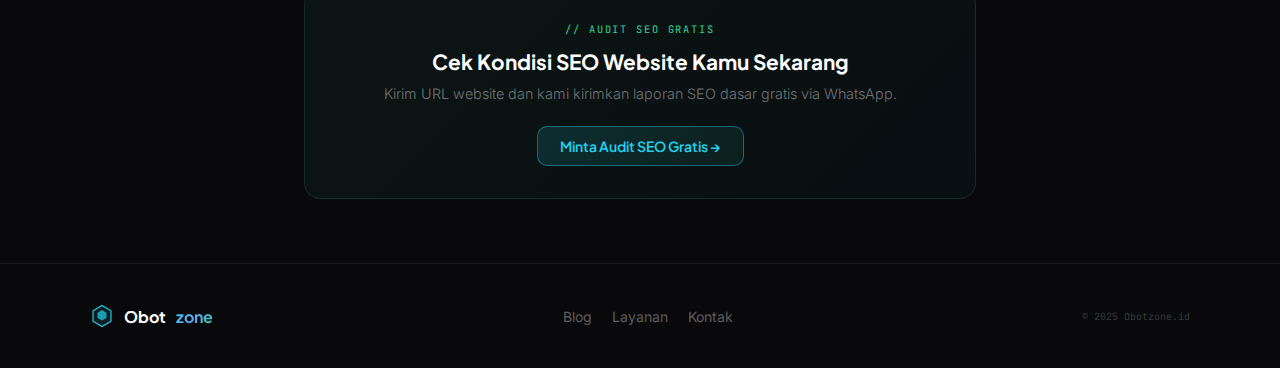
<file: blog/seo-website-indonesia/index.html>
<!DOCTYPE html>
<html lang="id">
<head>
<meta charset="UTF-8"/>
<meta name="viewport" content="width=device-width,initial-scale=1.0"/>
<title>SEO untuk Website Indonesia: Panduan Praktis 2025 | Obotzone Blog</title>
<meta name="description" content="Strategi SEO yang benar-benar bekerja untuk bisnis lokal Indonesia — dari riset keyword, optimasi on-page, technical SEO, sampai backlink lokal. Panduan lengkap 2025."/>
<meta name="keywords" content="seo website indonesia, cara seo website, optimasi seo bisnis lokal, riset keyword indonesia, technical seo, backlink lokal indonesia, ranking google indonesia"/>
<meta name="author" content="Obotzone"/>
<meta name="robots" content="index, follow"/>
<link rel="canonical" href="https://obotzone.id/blog/seo-website-indonesia/"/>
<meta property="og:type" content="article"/>
<meta property="og:url" content="https://obotzone.id/blog/seo-website-indonesia/"/>
<meta property="og:title" content="SEO untuk Website Indonesia: Panduan Praktis 2025"/>
<meta property="og:description" content="Strategi SEO yang benar-benar bekerja untuk bisnis lokal Indonesia. Dari riset keyword sampai technical SEO."/>
<meta property="og:image" content="https://obotzone.id/og-image.png"/>
<meta property="og:locale" content="id_ID"/>
<meta property="og:site_name" content="Obotzone"/>
<script type="application/ld+json">
{"@context":"https://schema.org","@type":"BlogPosting","headline":"SEO untuk Website Indonesia: Panduan Praktis 2025","url":"https://obotzone.id/blog/seo-website-indonesia/","datePublished":"2025-02-15","author":{"@type":"Organization","name":"Obotzone","url":"https://obotzone.id"},"publisher":{"@type":"Organization","name":"Obotzone","url":"https://obotzone.id"},"image":"https://obotzone.id/og-image.png"}
</script>
<link rel="preconnect" href="https://fonts.googleapis.com"/>
<link rel="preconnect" href="https://fonts.gstatic.com" crossorigin/>
<link href="https://fonts.googleapis.com/css2?family=Inter:wght@300;400;500;600;700&family=Plus+Jakarta+Sans:wght@300;400;500;600;700&family=JetBrains+Mono:wght@400;500&display=swap" rel="stylesheet"/>
<style>
*,*::before,*::after{box-sizing:border-box;margin:0;padding:0}
html{scroll-behavior:smooth}
body{font-family:'Inter','Plus Jakarta Sans',-apple-system,sans-serif;background:#09090b;color:rgba(255,255,255,0.82);overflow-x:hidden;-webkit-font-smoothing:antialiased}
a{text-decoration:none;color:inherit}
::-webkit-scrollbar{width:4px}::-webkit-scrollbar-track{background:#09090b}::-webkit-scrollbar-thumb{background:rgba(52,211,153,0.35);border-radius:4px}
:root{--c:#22d3ee;--e:#34d399;--bdr:rgba(255,255,255,0.07);--muted:rgba(255,255,255,0.42)}
.grad{background:linear-gradient(135deg,#22d3ee 0%,#60a5fa 50%,#34d399 100%);-webkit-background-clip:text;-webkit-text-fill-color:transparent;background-clip:text}
.tag{display:inline-flex;align-items:center;gap:5px;padding:3px 11px;border-radius:100px;font-family:'JetBrains Mono',monospace;font-size:.64rem;letter-spacing:.06em;white-space:nowrap}
.ty{background:rgba(250,204,21,0.07);border:1px solid rgba(250,204,21,0.2);color:#facc15}
.btn{display:inline-flex;align-items:center;gap:8px;padding:10px 22px;border-radius:10px;font-family:'Plus Jakarta Sans',sans-serif;font-size:.875rem;font-weight:600;cursor:pointer;border:none;transition:transform .2s,background .2s;text-decoration:none}
.btn:hover{transform:translateY(-2px)}
.bp{background:linear-gradient(135deg,rgba(34,211,238,0.15),rgba(52,211,153,0.08));border:1px solid rgba(34,211,238,0.4);color:var(--c)}
.bp:hover{background:linear-gradient(135deg,rgba(34,211,238,0.25),rgba(52,211,153,0.15));border-color:rgba(34,211,238,0.7)}
.nav{position:fixed;top:0;left:0;right:0;z-index:50;background:rgba(9,9,11,0.85);backdrop-filter:blur(24px);border-bottom:1px solid rgba(255,255,255,0.06)}
.nav-in{max-width:1100px;margin:0 auto;padding:0 24px;height:64px;display:flex;align-items:center;justify-content:space-between;gap:16px}
.logo{display:flex;align-items:center;gap:10px;font-family:'Plus Jakarta Sans',sans-serif;font-weight:700;font-size:1.1rem;color:white}
.nav-links{display:flex;align-items:center;gap:4px}
.nl{padding:8px 16px;border-radius:8px;font-size:.875rem;font-weight:500;color:rgba(255,255,255,0.5);transition:color .2s,background .2s}
.nl:hover,.nl.active{color:white;background:rgba(255,255,255,0.06)}
.mbtn{display:none;padding:8px;border-radius:8px;background:rgba(255,255,255,0.06);border:1px solid rgba(255,255,255,0.1);color:rgba(255,255,255,0.7);cursor:pointer}
.mnav{max-height:0;overflow:hidden;transition:max-height .4s;background:rgba(9,9,11,0.95);border-bottom:1px solid rgba(255,255,255,0.06)}
.mnav.open{max-height:320px}
.mnav a{display:block;padding:14px 24px;font-size:.9rem;color:rgba(255,255,255,0.6);border-bottom:1px solid rgba(255,255,255,0.04)}
.mnav a:hover{color:white;background:rgba(255,255,255,0.04)}
.progress{position:fixed;top:64px;left:0;height:2px;background:linear-gradient(90deg,#34d399,#22d3ee);z-index:49;width:0%}
.article-wrap{max-width:720px;margin:0 auto;padding:0 24px}
.article-hero{padding:100px 24px 56px;border-bottom:1px solid var(--bdr);background:radial-gradient(ellipse 700px 400px at 20% 60%,rgba(52,211,153,0.045) 0%,transparent 65%),#09090b}
.article-meta{display:flex;flex-wrap:wrap;align-items:center;gap:12px;margin-bottom:20px}
.article-title{font-family:'Plus Jakarta Sans',sans-serif;font-weight:700;font-size:clamp(1.8rem,4vw,2.8rem);line-height:1.15;color:white;margin-bottom:16px}
.article-lead{font-size:1.1rem;color:var(--muted);font-weight:300;line-height:1.8}
.author-bar{display:flex;align-items:center;gap:12px;padding:16px 0;border-top:1px solid var(--bdr);border-bottom:1px solid var(--bdr);margin:24px 0}
.author-av{width:40px;height:40px;border-radius:50%;background:rgba(52,211,153,0.12);border:1px solid rgba(52,211,153,0.2);display:flex;align-items:center;justify-content:center;font-size:.8rem;color:var(--e);font-weight:600;flex-shrink:0}
.article-content{padding:48px 0;line-height:1.85;font-size:1rem;color:rgba(255,255,255,0.78)}
.article-content h2{font-family:'Plus Jakarta Sans',sans-serif;font-weight:700;font-size:1.5rem;color:white;margin:48px 0 16px;padding-bottom:12px;border-bottom:1px solid rgba(255,255,255,0.07)}
.article-content h3{font-family:'Plus Jakarta Sans',sans-serif;font-weight:600;font-size:1.15rem;color:white;margin:32px 0 12px}
.article-content p{margin-bottom:20px}
.article-content ul,.article-content ol{margin:0 0 20px 24px;display:flex;flex-direction:column;gap:8px}
.article-content li{color:rgba(255,255,255,0.72)}
.article-content strong{color:white;font-weight:600}
.article-content a{color:var(--e);text-decoration:underline;text-underline-offset:3px}
.article-content blockquote{border-left:3px solid var(--e);padding:12px 20px;margin:24px 0;background:rgba(52,211,153,0.04);border-radius:0 8px 8px 0;font-style:italic;color:rgba(255,255,255,0.6)}
.article-content pre{background:#111117;border:1px solid rgba(255,255,255,0.08);border-radius:10px;padding:20px;overflow-x:auto;margin:24px 0;font-family:'JetBrains Mono',monospace;font-size:.85rem;line-height:1.6;color:#e2e8f0}
.article-content code{font-family:'JetBrains Mono',monospace;font-size:.85em;background:rgba(52,211,153,0.08);color:var(--e);padding:2px 6px;border-radius:4px}
.article-content pre code{background:none;color:#e2e8f0;padding:0}
.article-content table{width:100%;border-collapse:collapse;margin:24px 0;font-size:.9rem}
.article-content th{text-align:left;padding:10px 14px;border-bottom:1px solid rgba(255,255,255,0.1);font-family:'JetBrains Mono',monospace;font-size:.72rem;letter-spacing:.1em;color:var(--e);text-transform:uppercase}
.article-content td{padding:12px 14px;border-bottom:1px solid rgba(255,255,255,0.05);color:rgba(255,255,255,0.7)}
.article-content tr:hover td{background:rgba(255,255,255,0.02)}
.callout{background:rgba(52,211,153,0.05);border:1px solid rgba(52,211,153,0.15);border-radius:12px;padding:20px 24px;margin:28px 0}
.callout-c{background:rgba(34,211,238,0.05);border-color:rgba(34,211,238,0.15)}
.seo-pill{display:inline-flex;align-items:center;gap:6px;padding:6px 14px;border-radius:100px;font-family:'JetBrains Mono',monospace;font-size:.7rem;background:rgba(52,211,153,0.07);border:1px solid rgba(52,211,153,0.2);color:var(--e);margin:4px}
.toc{background:rgba(255,255,255,0.025);border:1px solid var(--bdr);border-radius:12px;padding:20px 24px;margin-bottom:40px}
.toc h4{font-family:'JetBrains Mono',monospace;font-size:.65rem;letter-spacing:.15em;color:var(--e);text-transform:uppercase;margin-bottom:14px}
.toc ol{margin-left:16px;display:flex;flex-direction:column;gap:8px}
.toc a{font-size:.875rem;color:rgba(255,255,255,0.5);transition:color .15s}
.toc a:hover{color:var(--e)}
.article-footer{padding:40px 0;border-top:1px solid var(--bdr);margin-top:16px}
.related{background:rgba(255,255,255,0.025);border:1px solid var(--bdr);border-radius:16px;padding:32px;margin-top:48px}
.related-grid{display:grid;grid-template-columns:repeat(2,1fr);gap:12px;margin-top:20px}
.related-card{padding:16px;border-radius:10px;border:1px solid rgba(255,255,255,0.07);background:rgba(255,255,255,0.02);transition:border-color .2s}
.related-card:hover{border-color:rgba(52,211,153,0.2)}
.related-card h4{font-family:'Plus Jakarta Sans',sans-serif;font-weight:600;font-size:.9rem;color:white;margin-bottom:4px;line-height:1.4}
.related-card span{font-family:'JetBrains Mono',monospace;font-size:.6rem;color:rgba(255,255,255,0.3)}
.cta-box{background:linear-gradient(135deg,rgba(52,211,153,0.06),rgba(34,211,238,0.03));border:1px solid rgba(52,211,153,0.15);border-radius:16px;padding:32px;text-align:center;margin-top:48px}
footer{border-top:1px solid var(--bdr);padding:40px 24px;margin-top:64px}
.flink{font-size:.875rem;color:rgba(255,255,255,0.35);transition:color .15s}.flink:hover{color:rgba(255,255,255,0.8)}
@media(max-width:768px){.nav-links{display:none}.mbtn{display:flex}.related-grid{grid-template-columns:1fr}}
</style>
</head>
<body>
<div class="progress" id="progress"></div>
<header class="nav">
  <div class="nav-in">
    <a href="/" class="logo"><svg width="28" height="28" viewBox="0 0 32 32" fill="none"><path d="M16 2L28 9L28 23L16 30L4 23L4 9Z" stroke="#22d3ee" stroke-width="1.5" fill="rgba(34,211,238,0.1)"/><path d="M16 8L22 11.5L22 18.5L16 22L10 18.5L10 11.5Z" fill="#22d3ee" opacity="0.7"/></svg>Obot<span class="grad">zone</span></a>
    <nav class="nav-links"><a class="nl" href="/">Home</a><a class="nl" href="/#layanan">Layanan</a><a class="nl active" href="/blog/">Blog</a><a class="nl" href="/#kontak">Kontak</a></nav>
    <div style="display:flex;align-items:center;gap:10px">
      <a href="/#kontak" class="btn bp" style="padding:9px 20px;font-size:.8rem">Mulai Proyek</a>
      <button class="mbtn" id="menuBtn"><svg width="18" height="18" viewBox="0 0 24 24" fill="none" stroke="currentColor" stroke-width="2"><line x1="3" y1="6" x2="21" y2="6"/><line x1="3" y1="12" x2="21" y2="12"/><line x1="3" y1="18" x2="15" y2="18"/></svg></button>
    </div>
  </div>
  <div class="mnav" id="mobileNav"><a href="/">Home</a><a href="/blog/" style="color:var(--c)">Blog</a><a href="/#kontak">Kontak</a></div>
</header>

<section class="article-hero">
  <div class="article-wrap">
    <div style="display:flex;align-items:center;gap:8px;margin-bottom:24px;font-size:.8rem;color:rgba(255,255,255,0.3)">
      <a href="/" style="color:rgba(255,255,255,0.3)" onmouseover="this.style.color='#22d3ee'" onmouseout="this.style.color='rgba(255,255,255,0.3)'">Home</a><span>/</span>
      <a href="/blog/" style="color:rgba(255,255,255,0.3)" onmouseover="this.style.color='#22d3ee'" onmouseout="this.style.color='rgba(255,255,255,0.3)'">Blog</a><span>/</span>
      <span style="color:rgba(255,255,255,0.5)">SEO Indonesia 2025</span>
    </div>
    <div class="article-meta">
      <span class="tag ty">Bisnis Digital</span>
      <span style="font-family:'JetBrains Mono',monospace;font-size:.65rem;color:rgba(255,255,255,0.3)">15 Februari 2025 · 7 menit baca</span>
    </div>
    <h1 class="article-title">SEO untuk Website Indonesia: <span class="grad">Panduan Praktis 2025</span></h1>
    <p class="article-lead">Strategi SEO yang benar-benar bekerja untuk bisnis lokal Indonesia — dari riset keyword, optimasi on-page, technical SEO, sampai membangun backlink lokal yang kuat.</p>
    <div class="author-bar">
      <div class="author-av">OZ</div>
      <div><div style="font-weight:600;font-size:.9rem;color:white">Tim Obotzone</div><div style="font-size:.78rem;color:rgba(255,255,255,0.35)">Digital Marketing & SEO · obotzone.id</div></div>
      <a href="https://wa.me/6287779794633" target="_blank" style="margin-left:auto;font-size:.78rem;color:rgba(255,255,255,0.35)" onmouseover="this.style.color='#34d399'" onmouseout="this.style.color='rgba(255,255,255,0.35)'">Share</a>
    </div>
  </div>
</section>

<main>
  <div class="article-wrap">
    <div class="article-content">
      <div class="toc">
        <h4>Daftar Isi</h4>
        <ol>
          <li><a href="#riset-keyword">1. Riset Keyword yang Tepat</a></li>
          <li><a href="#on-page">2. Optimasi On-Page</a></li>
          <li><a href="#technical">3. Technical SEO</a></li>
          <li><a href="#konten">4. Strategi Konten</a></li>
          <li><a href="#backlink">5. Backlink Lokal</a></li>
          <li><a href="#checklist">Checklist SEO</a></li>
        </ol>
      </div>

      <p>SEO bukan sulap. Tidak ada trik ajaib untuk langsung masuk halaman pertama Google dalam semalam. Tapi dengan strategi yang tepat dan konsisten, website bisnis Indonesia bisa ranking tinggi dalam 3–6 bulan.</p>
      <p>Artikel ini berdasarkan pengalaman kami mengelola SEO untuk klien-klien di berbagai industri di Indonesia.</p>

      <h2 id="riset-keyword">1. Riset Keyword yang Tepat</h2>
      <p>Kesalahan paling umum: langsung target keyword yang terlalu kompetitif. <em>"jasa website"</em> punya persaingan sangat tinggi. Tapi <em>"jasa website company profile bandung"</em> jauh lebih mudah diranking dan lebih relevan untuk bisnis lokal.</p>

      <h3>Strategi keyword untuk bisnis lokal</h3>
      <p>Gunakan format: <strong>[layanan] + [kota/daerah]</strong></p>
      <div style="margin:16px 0">
        <span class="seo-pill">jasa web development jakarta</span>
        <span class="seo-pill">buat website bandung murah</span>
        <span class="seo-pill">website toko online surabaya</span>
        <span class="seo-pill">desain ui ux yogyakarta</span>
      </div>

      <h3>Tools riset keyword gratis</h3>
      <ul>
        <li><strong>Google Search Console</strong> — lihat keyword yang sudah membawa traffic</li>
        <li><strong>Google Suggest</strong> — ketik di Google, lihat autocomplete</li>
        <li><strong>Ubersuggest</strong> — free tier cukup untuk riset dasar</li>
        <li><strong>Answer The Public</strong> — temukan pertanyaan yang dicari orang</li>
      </ul>

      <h2 id="on-page">2. Optimasi On-Page</h2>
      <h3>Title Tag</h3>
      <p>Ini yang paling berpengaruh. Format terbaik: <code>Keyword Utama — Nama Brand | Lokasi</code></p>
      <pre>&lt;title&gt;Jasa Web Development Jakarta — Obotzone | Lighthouse 99+&lt;/title&gt;</pre>
      <p>Panjang ideal: <strong>50–60 karakter</strong>. Lebih dari itu terpotong di hasil pencarian.</p>

      <h3>Meta Description</h3>
      <p>Tidak langsung mempengaruhi ranking, tapi sangat mempengaruhi Click-Through Rate (CTR). Tulis seperti iklan singkat — jelaskan manfaat, bukan fitur.</p>
      <pre>&lt;meta name="description" content="Obotzone membangun website
bisnis Jakarta yang cepat, SEO-ready, dan mulai dari Rp 3 juta.
Lighthouse 99, deploy dalam 2 minggu. Konsultasi gratis."&gt;</pre>

      <h3>Heading Structure (H1, H2, H3)</h3>
      <p>Setiap halaman harus punya tepat <strong>satu H1</strong> yang mengandung keyword utama. H2 dan H3 untuk subtopik dengan keyword turunan.</p>

      <table>
        <tr><th>Tag</th><th>Penggunaan</th><th>Jumlah per halaman</th></tr>
        <tr><td>H1</td><td>Judul utama halaman, keyword utama</td><td>Tepat 1</td></tr>
        <tr><td>H2</td><td>Subtopik utama, keyword sekunder</td><td>3–6</td></tr>
        <tr><td>H3</td><td>Detail subtopik</td><td>Bebas</td></tr>
      </table>

      <h2 id="technical">3. Technical SEO</h2>
      <h3>Kecepatan halaman</h3>
      <p>Google secara eksplisit menggunakan Core Web Vitals sebagai ranking factor sejak 2021. Website yang lambat akan susah ranking meski kontennya bagus. Target: <strong>LCP &lt; 2.5 detik, CLS &lt; 0.1, INP &lt; 200ms</strong>.</p>

      <h3>Mobile-first indexing</h3>
      <p>Google menggunakan versi mobile untuk indexing. Pastikan semua konten, gambar, dan struktur heading tersedia di mobile — bukan hanya di desktop.</p>

      <h3>Sitemap dan robots.txt</h3>
      <pre># robots.txt
User-agent: *
Allow: /
Sitemap: https://obotzone.id/sitemap.xml</pre>
      <p>Submit sitemap ke <strong>Google Search Console</strong> agar semua halaman lebih cepat diindex.</p>

      <h3>Schema Markup</h3>
      <p>Tambahkan structured data untuk membantu Google memahami konten. Untuk bisnis lokal, gunakan <code>LocalBusiness</code> schema:</p>
      <pre>&lt;script type="application/ld+json"&gt;
{
  "@context": "https://schema.org",
  "@type": "LocalBusiness",
  "name": "Obotzone",
  "telephone": "+6287779794633",
  "address": {
    "@type": "PostalAddress",
    "addressCountry": "ID"
  }
}
&lt;/script&gt;</pre>

      <h2 id="konten">4. Strategi Konten</h2>
      <blockquote>"Content is king, but consistency is the kingdom." — Prinsip SEO yang masih berlaku di 2025.</blockquote>
      <p>Untuk bisnis Indonesia, fokus pada konten yang menjawab pertanyaan spesifik target pasar lokal:</p>
      <ul>
        <li>Panduan praktis yang relevan untuk bisnis Indonesia</li>
        <li>Studi kasus dari proyek nyata (dengan izin klien)</li>
        <li>Perbandingan produk/layanan yang dicari orang</li>
        <li>FAQ yang menjawab keberatan umum calon klien</li>
      </ul>
      <p>Target: <strong>minimal 1 artikel per bulan</strong> dengan panjang 800–1500 kata. Lebih baik 1 artikel berkualitas daripada 10 artikel tipis.</p>

      <h2 id="backlink">5. Backlink Lokal</h2>
      <p>Backlink dari website Indonesia yang relevan jauh lebih bernilai daripada backlink dari website asing untuk bisnis lokal. Cara mendapatkannya:</p>

      <h3>Directory bisnis lokal</h3>
      <ul>
        <li>Google Business Profile (wajib untuk bisnis lokal)</li>
        <li>Tokopedia/Shopee toko official</li>
        <li>Clutch.co (untuk agency)</li>
        <li>Goodfirms.co</li>
      </ul>

      <h3>Guest post di media Indonesia</h3>
      <p>Tulis artikel di Kompasiana, Medium Indonesia, atau blog komunitas developer Indonesia. Satu backlink dari domain authority tinggi lebih bernilai dari 100 backlink spammy.</p>

      <div class="callout callout-c">
        <strong style="color:var(--c)">Hindari:</strong> Jual-beli backlink, PBN (Private Blog Network), atau teknik black hat lainnya. Google semakin pintar mendeteksi manipulasi. Penalti bisa membuat website kamu hilang dari hasil pencarian selama berbulan-bulan.
      </div>

      <h2 id="checklist">Checklist SEO Dasar</h2>
      <div class="callout">
        <strong style="color:var(--e)">&#10003; Checklist Sebelum Launch:</strong>
        <ul style="margin-top:12px;margin-left:20px;display:flex;flex-direction:column;gap:6px;font-size:.875rem">
          <li>Title tag unik di setiap halaman (50–60 karakter)</li>
          <li>Meta description ditulis manual, bukan auto-generate</li>
          <li>Satu H1 per halaman dengan keyword utama</li>
          <li>URL pendek dan deskriptif (hindari angka acak)</li>
          <li>Semua gambar punya alt text deskriptif</li>
          <li>robots.txt tidak memblokir halaman penting</li>
          <li>sitemap.xml sudah di-submit ke Search Console</li>
          <li>Schema markup untuk business info</li>
          <li>Core Web Vitals lulus semua kriteria</li>
          <li>Google Business Profile sudah diverifikasi</li>
        </ul>
      </div>

      <p>SEO adalah marathon, bukan sprint. Dengan menerapkan fondasi yang benar dari awal, website kamu akan terus naik rankingnya seiring waktu — dan hasilnya jauh lebih sustainable dibanding iklan berbayar.</p>
      <p>Butuh bantuan audit SEO website kamu? <a href="/#kontak">Hubungi kami</a> dan kami akan kasih laporan gratis.</p>
    </div>

    <div class="article-footer">
      <div style="display:flex;flex-wrap:wrap;align-items:center;justify-content:space-between;gap:16px">
        <div style="display:flex;gap:8px;flex-wrap:wrap"><span class="tag ty">Bisnis Digital</span><span class="tag ty">SEO</span><span class="tag ty">Google</span></div>
        <div style="display:flex;gap:10px">
          <a href="https://wa.me/?text=Baca+artikel+ini:+https://obotzone.id/blog/seo-website-indonesia/" target="_blank" class="btn" style="background:rgba(37,211,102,0.1);border:1px solid rgba(37,211,102,0.3);color:#25d366;padding:9px 18px;font-size:.8rem">Share</a>
          <a href="/blog/" class="btn" style="background:rgba(255,255,255,0.04);border:1px solid rgba(255,255,255,0.1);color:rgba(255,255,255,0.6);padding:9px 18px;font-size:.8rem">&#8592; Semua Artikel</a>
        </div>
      </div>
    </div>
    <div class="related">
      <div style="font-family:'JetBrains Mono',monospace;font-size:.65rem;letter-spacing:.18em;color:var(--e);text-transform:uppercase;margin-bottom:8px">// Artikel Terkait</div>
      <h3 style="font-family:'Plus Jakarta Sans',sans-serif;font-weight:600;font-size:1.1rem;color:white">Baca Juga</h3>
      <div class="related-grid">
        <a href="/blog/lighthouse-score-99/" class="related-card"><h4>Cara Dapat Lighthouse Score 99 Tanpa Ribet</h4><span>Performance · 8 min baca</span></a>
        <a href="/blog/website-umkm-murah/" class="related-card"><h4>Berapa Budget yang Realistis untuk Website UMKM?</h4><span>Bisnis Digital · 4 min baca</span></a>
      </div>
    </div>
    <div class="cta-box">
      <div style="font-family:'JetBrains Mono',monospace;font-size:.65rem;letter-spacing:.18em;color:var(--e);text-transform:uppercase;margin-bottom:12px">// Audit SEO Gratis</div>
      <h3 style="font-family:'Plus Jakarta Sans',sans-serif;font-weight:700;font-size:1.3rem;color:white;margin-bottom:10px">Cek Kondisi SEO Website Kamu Sekarang</h3>
      <p style="color:var(--muted);font-size:.9rem;font-weight:300;margin-bottom:24px">Kirim URL website dan kami kirimkan laporan SEO dasar gratis via WhatsApp.</p>
      <a href="https://wa.me/6287779794633?text=Halo%20Obotzone!%20Saya%20mau%20minta%20audit%20SEO%20gratis%20untuk%20website%20saya." class="btn bp" target="_blank">Minta Audit SEO Gratis →</a>
    </div>
  </div>
</main>
<footer>
  <div style="max-width:1100px;margin:0 auto;display:flex;flex-wrap:wrap;justify-content:space-between;align-items:center;gap:16px">
    <a href="/" class="logo" style="font-size:1rem"><svg width="24" height="24" viewBox="0 0 32 32" fill="none"><path d="M16 2L28 9L28 23L16 30L4 23L4 9Z" stroke="#22d3ee" stroke-width="1.5" fill="rgba(34,211,238,0.1)"/><path d="M16 8L22 11.5L22 18.5L16 22L10 18.5L10 11.5Z" fill="#22d3ee" opacity="0.7"/></svg>Obot<span class="grad">zone</span></a>
    <div style="display:flex;gap:20px"><a href="/blog/" class="flink">Blog</a><a href="/#layanan" class="flink">Layanan</a><a href="/#kontak" class="flink">Kontak</a></div>
    <p style="font-family:'JetBrains Mono',monospace;font-size:.62rem;color:rgba(255,255,255,0.2)">&copy; 2025 Obotzone.id</p>
  </div>
</footer>
<script>
document.getElementById('menuBtn').addEventListener('click',function(){document.getElementById('mobileNav').classList.toggle('open')});
window.addEventListener('scroll',function(){var d=document.documentElement;document.getElementById('progress').style.width=(d.scrollTop/(d.scrollHeight-d.clientHeight))*100+'%'},{passive:true});
</script>
</body>
</html>
</file>
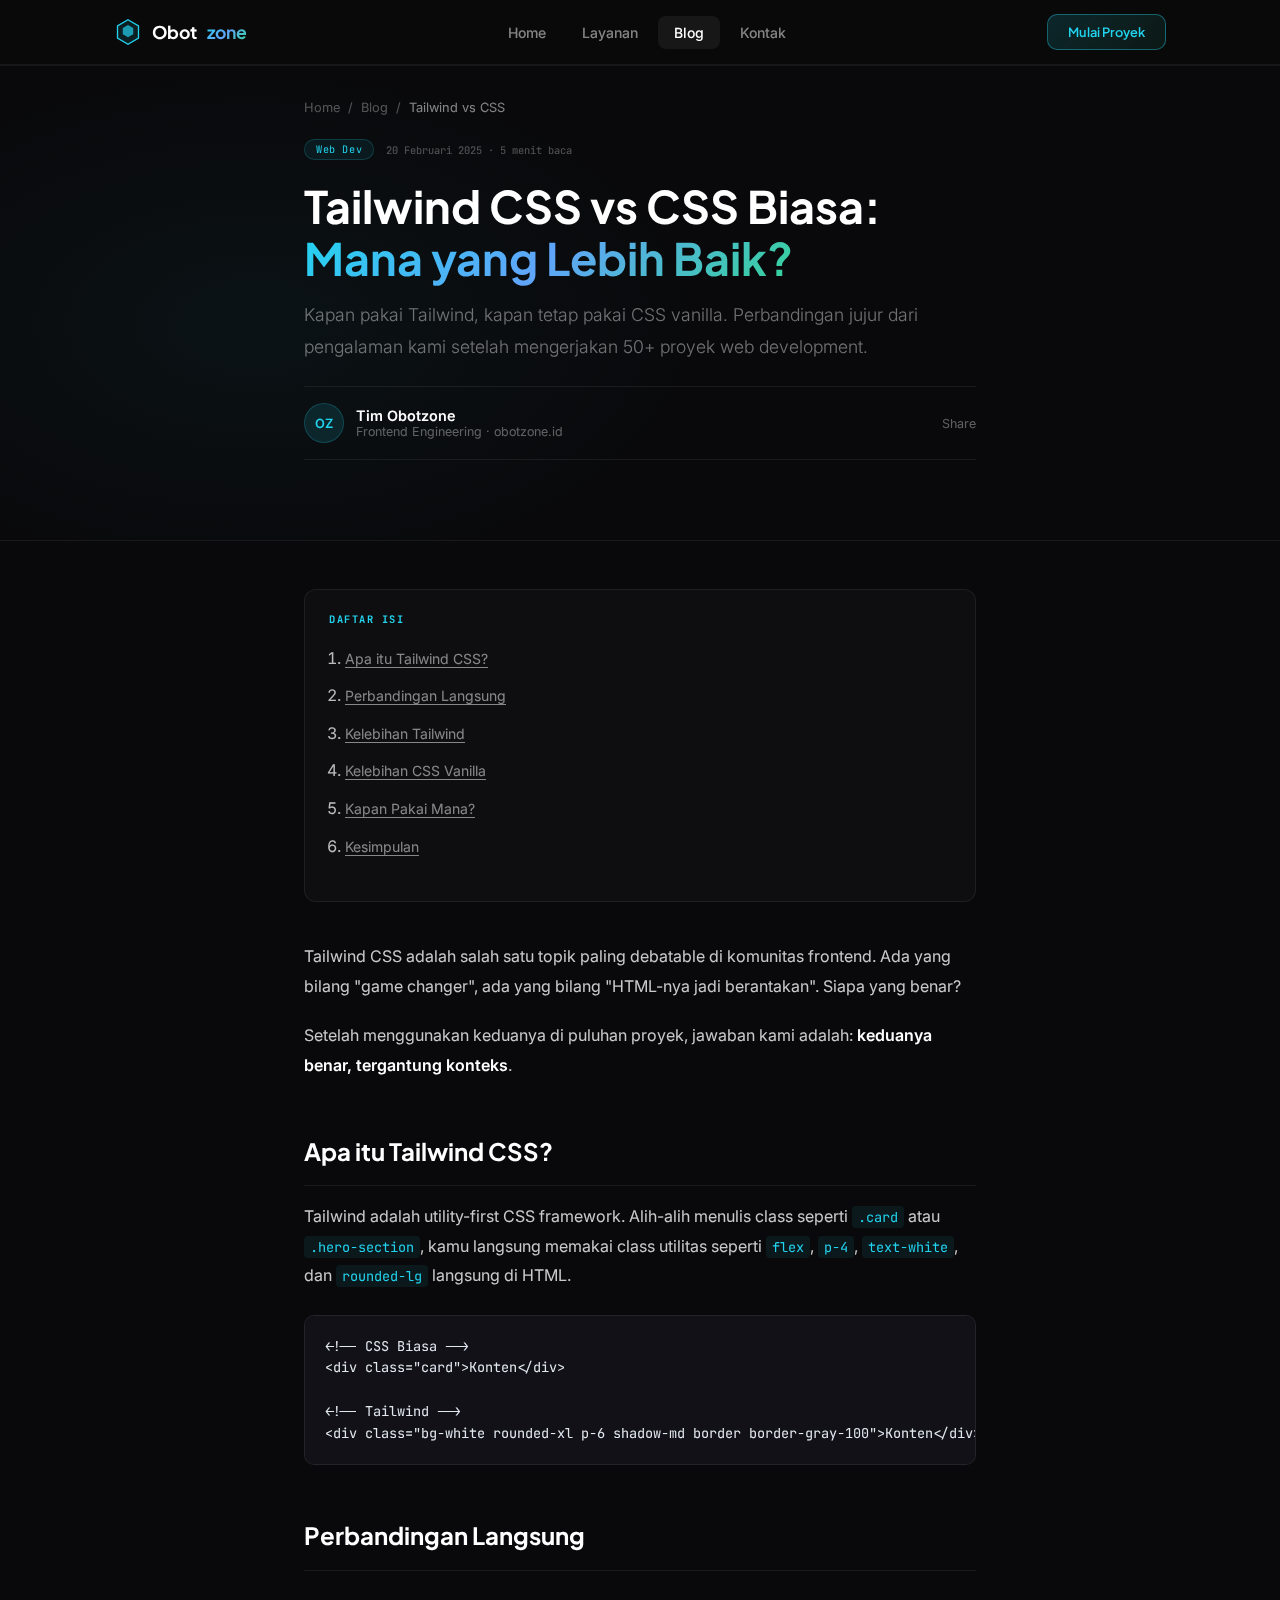
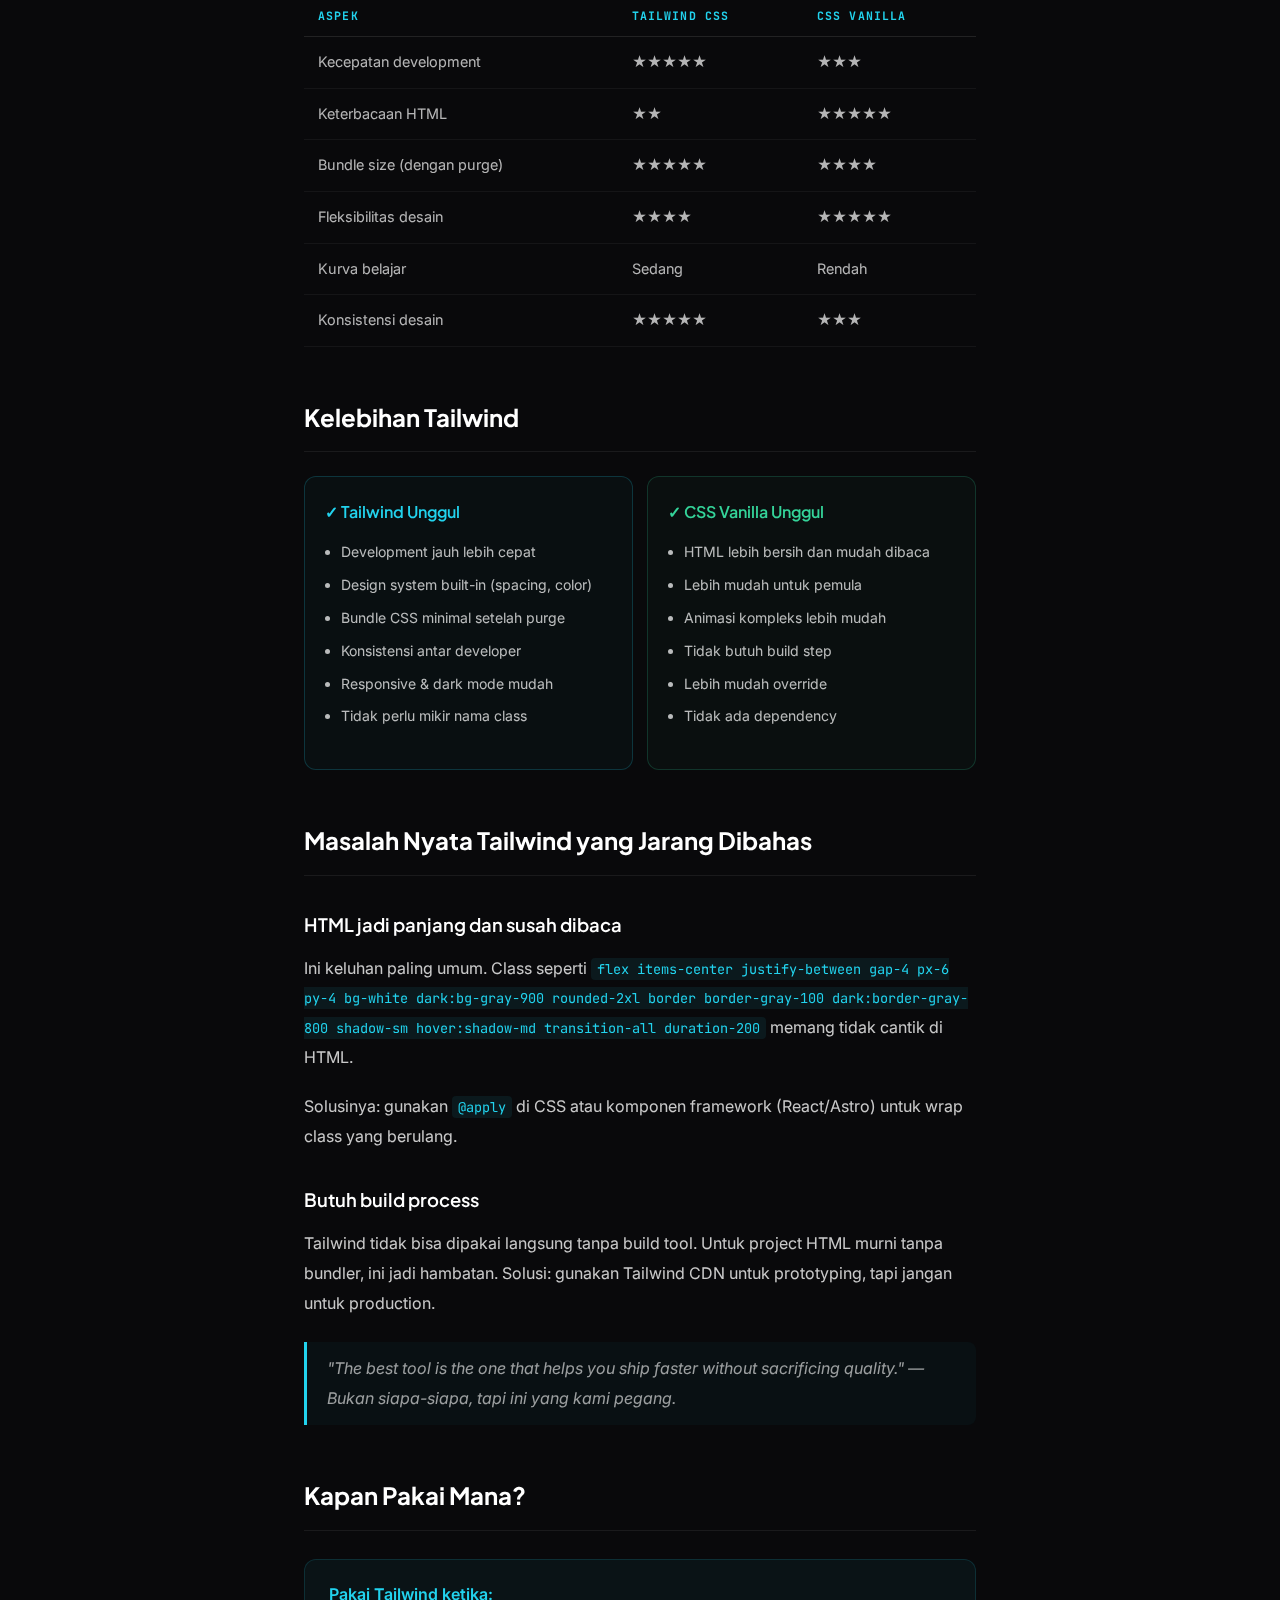
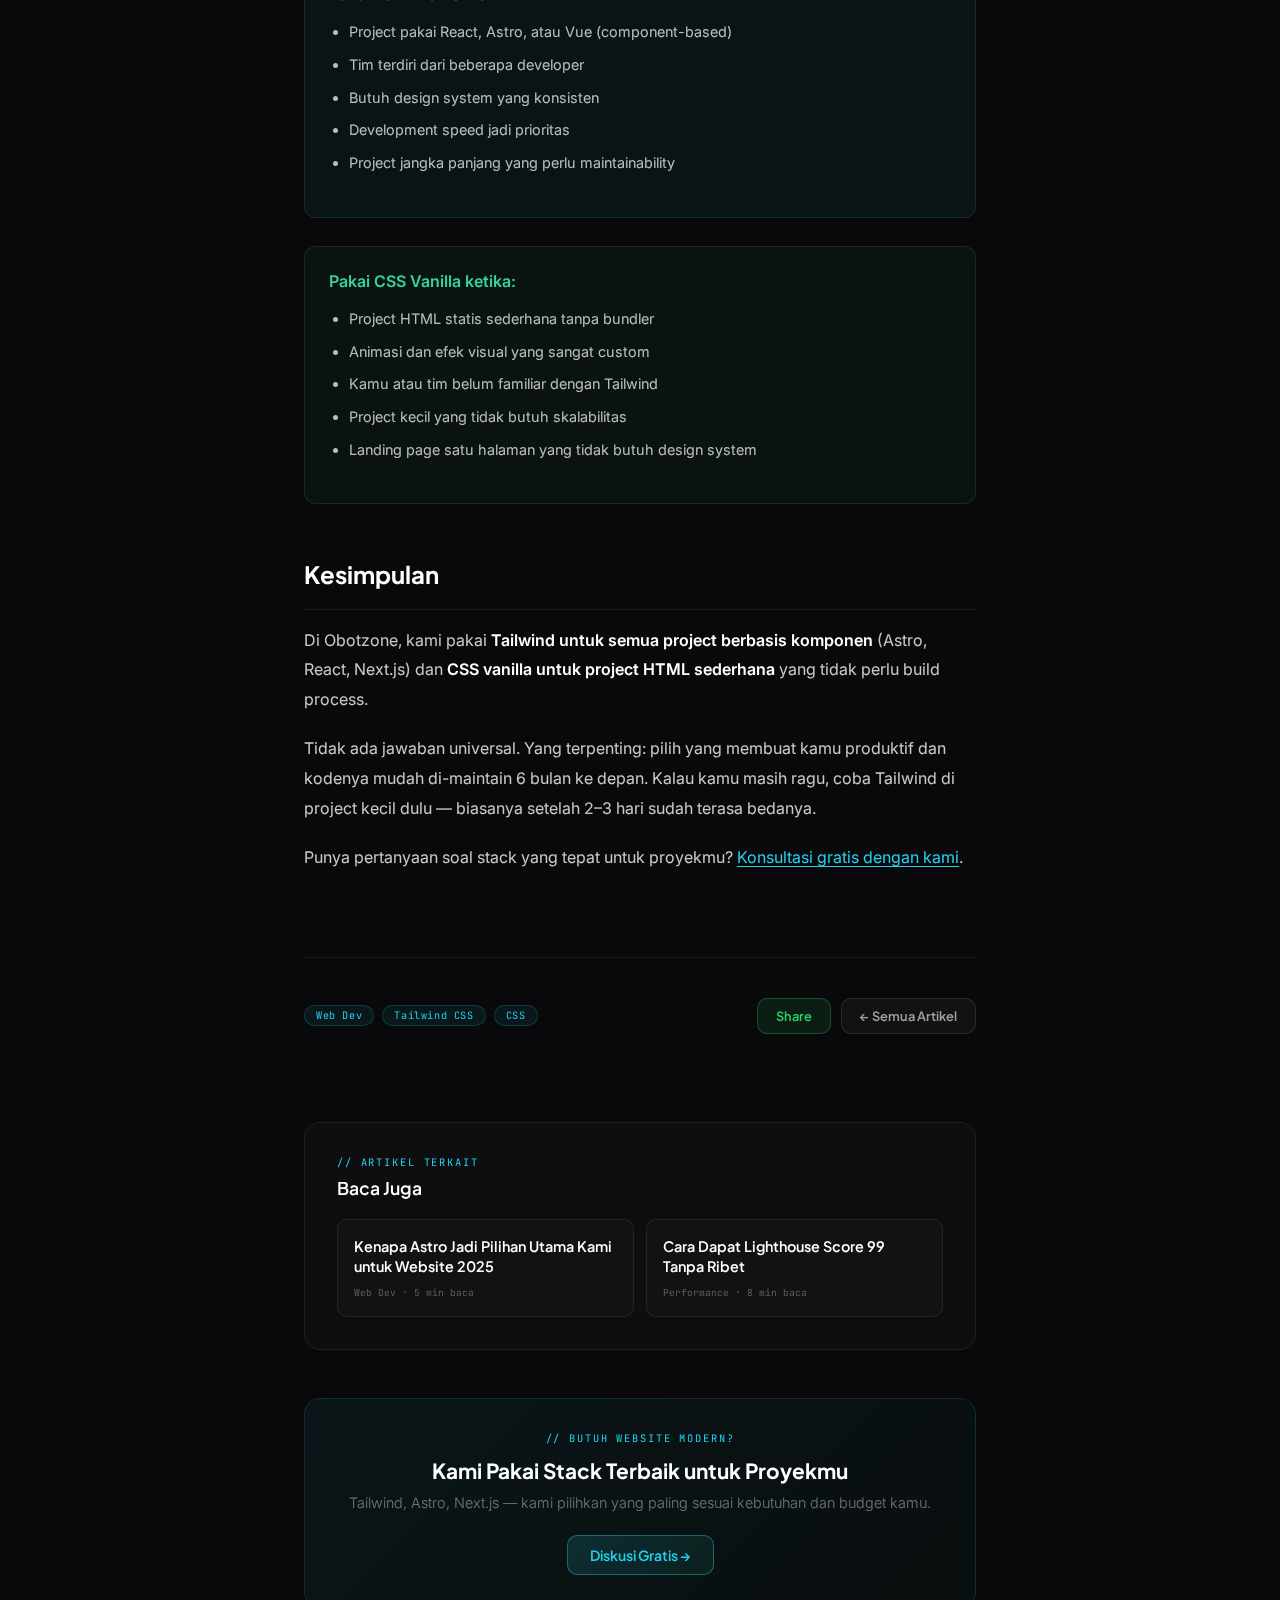
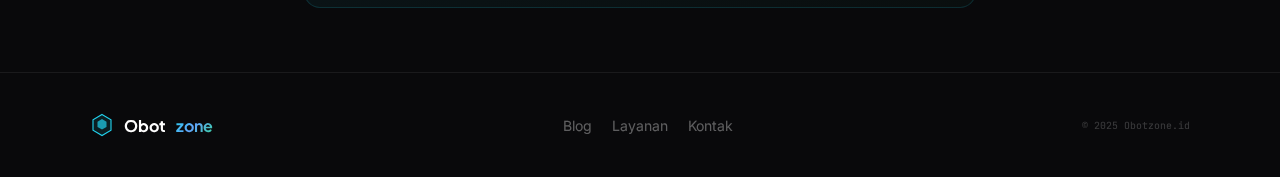
<file: blog/tailwind-vs-css-biasa/index.html>
<!DOCTYPE html>
<html lang="id">
<head>
<meta charset="UTF-8"/>
<meta name="viewport" content="width=device-width,initial-scale=1.0"/>
<title>Tailwind CSS vs CSS Biasa: Mana yang Lebih Baik? | Obotzone Blog</title>
<meta name="description" content="Kapan pakai Tailwind, kapan tetap pakai CSS vanilla. Perbandingan jujur dari pengalaman kami setelah 50+ proyek web development Indonesia."/>
<meta name="keywords" content="tailwind css vs css, tailwind css indonesia, css vanilla vs tailwind, belajar tailwind css, web development indonesia 2025"/>
<meta name="author" content="Obotzone"/>
<meta name="robots" content="index, follow"/>
<link rel="canonical" href="https://obotzone.id/blog/tailwind-vs-css-biasa/"/>
<meta property="og:type" content="article"/>
<meta property="og:url" content="https://obotzone.id/blog/tailwind-vs-css-biasa/"/>
<meta property="og:title" content="Tailwind CSS vs CSS Biasa: Mana yang Lebih Baik?"/>
<meta property="og:description" content="Kapan pakai Tailwind, kapan tetap pakai CSS vanilla. Perbandingan dari pengalaman 50+ proyek."/>
<meta property="og:image" content="https://obotzone.id/og-image.png"/>
<meta property="og:locale" content="id_ID"/>
<meta property="og:site_name" content="Obotzone"/>
<script type="application/ld+json">
{"@context":"https://schema.org","@type":"BlogPosting","headline":"Tailwind CSS vs CSS Biasa: Mana yang Lebih Baik?","url":"https://obotzone.id/blog/tailwind-vs-css-biasa/","datePublished":"2025-02-20","author":{"@type":"Organization","name":"Obotzone","url":"https://obotzone.id"},"publisher":{"@type":"Organization","name":"Obotzone","url":"https://obotzone.id"},"image":"https://obotzone.id/og-image.png"}
</script>
<link rel="preconnect" href="https://fonts.googleapis.com"/>
<link rel="preconnect" href="https://fonts.gstatic.com" crossorigin/>
<link href="https://fonts.googleapis.com/css2?family=Inter:wght@300;400;500;600;700&family=Plus+Jakarta+Sans:wght@300;400;500;600;700&family=JetBrains+Mono:wght@400;500&display=swap" rel="stylesheet"/>
<style>
*,*::before,*::after{box-sizing:border-box;margin:0;padding:0}
html{scroll-behavior:smooth}
body{font-family:'Inter','Plus Jakarta Sans',-apple-system,sans-serif;background:#09090b;color:rgba(255,255,255,0.82);overflow-x:hidden;-webkit-font-smoothing:antialiased}
a{text-decoration:none;color:inherit}
::-webkit-scrollbar{width:4px}::-webkit-scrollbar-track{background:#09090b}::-webkit-scrollbar-thumb{background:rgba(34,211,238,0.35);border-radius:4px}
:root{--c:#22d3ee;--e:#34d399;--bdr:rgba(255,255,255,0.07);--muted:rgba(255,255,255,0.42)}
.grad{background:linear-gradient(135deg,#22d3ee 0%,#60a5fa 50%,#34d399 100%);-webkit-background-clip:text;-webkit-text-fill-color:transparent;background-clip:text}
.tag{display:inline-flex;align-items:center;gap:5px;padding:3px 11px;border-radius:100px;font-family:'JetBrains Mono',monospace;font-size:.64rem;letter-spacing:.06em;white-space:nowrap}
.tc{background:rgba(34,211,238,0.07);border:1px solid rgba(34,211,238,0.2);color:var(--c)}
.btn{display:inline-flex;align-items:center;gap:8px;padding:10px 22px;border-radius:10px;font-family:'Plus Jakarta Sans',sans-serif;font-size:.875rem;font-weight:600;cursor:pointer;border:none;transition:transform .2s,background .2s;text-decoration:none}
.btn:hover{transform:translateY(-2px)}
.bp{background:linear-gradient(135deg,rgba(34,211,238,0.15),rgba(52,211,153,0.08));border:1px solid rgba(34,211,238,0.4);color:var(--c)}
.bp:hover{background:linear-gradient(135deg,rgba(34,211,238,0.25),rgba(52,211,153,0.15));border-color:rgba(34,211,238,0.7)}
.nav{position:fixed;top:0;left:0;right:0;z-index:50;background:rgba(9,9,11,0.85);backdrop-filter:blur(24px);border-bottom:1px solid rgba(255,255,255,0.06)}
.nav-in{max-width:1100px;margin:0 auto;padding:0 24px;height:64px;display:flex;align-items:center;justify-content:space-between;gap:16px}
.logo{display:flex;align-items:center;gap:10px;font-family:'Plus Jakarta Sans',sans-serif;font-weight:700;font-size:1.1rem;color:white}
.nav-links{display:flex;align-items:center;gap:4px}
.nl{padding:8px 16px;border-radius:8px;font-size:.875rem;font-weight:500;color:rgba(255,255,255,0.5);transition:color .2s,background .2s}
.nl:hover,.nl.active{color:white;background:rgba(255,255,255,0.06)}
.mbtn{display:none;padding:8px;border-radius:8px;background:rgba(255,255,255,0.06);border:1px solid rgba(255,255,255,0.1);color:rgba(255,255,255,0.7);cursor:pointer}
.mnav{max-height:0;overflow:hidden;transition:max-height .4s;background:rgba(9,9,11,0.95);border-bottom:1px solid rgba(255,255,255,0.06)}
.mnav.open{max-height:320px}
.mnav a{display:block;padding:14px 24px;font-size:.9rem;color:rgba(255,255,255,0.6);border-bottom:1px solid rgba(255,255,255,0.04)}
.mnav a:hover{color:white;background:rgba(255,255,255,0.04)}
.progress{position:fixed;top:64px;left:0;height:2px;background:linear-gradient(90deg,#22d3ee,#34d399);z-index:49;width:0%}
.article-wrap{max-width:720px;margin:0 auto;padding:0 24px}
.article-hero{padding:100px 24px 56px;border-bottom:1px solid var(--bdr);background:radial-gradient(ellipse 700px 400px at 20% 60%,rgba(34,211,238,0.045) 0%,transparent 65%),#09090b}
.article-meta{display:flex;flex-wrap:wrap;align-items:center;gap:12px;margin-bottom:20px}
.article-title{font-family:'Plus Jakarta Sans',sans-serif;font-weight:700;font-size:clamp(1.8rem,4vw,2.8rem);line-height:1.15;color:white;margin-bottom:16px}
.article-lead{font-size:1.1rem;color:var(--muted);font-weight:300;line-height:1.8}
.author-bar{display:flex;align-items:center;gap:12px;padding:16px 0;border-top:1px solid var(--bdr);border-bottom:1px solid var(--bdr);margin:24px 0}
.author-av{width:40px;height:40px;border-radius:50%;background:rgba(34,211,238,0.12);border:1px solid rgba(34,211,238,0.2);display:flex;align-items:center;justify-content:center;font-size:.8rem;color:var(--c);font-weight:600;flex-shrink:0}
.article-content{padding:48px 0;line-height:1.85;font-size:1rem;color:rgba(255,255,255,0.78)}
.article-content h2{font-family:'Plus Jakarta Sans',sans-serif;font-weight:700;font-size:1.5rem;color:white;margin:48px 0 16px;padding-bottom:12px;border-bottom:1px solid rgba(255,255,255,0.07)}
.article-content h3{font-family:'Plus Jakarta Sans',sans-serif;font-weight:600;font-size:1.15rem;color:white;margin:32px 0 12px}
.article-content p{margin-bottom:20px}
.article-content ul,.article-content ol{margin:0 0 20px 24px;display:flex;flex-direction:column;gap:8px}
.article-content li{color:rgba(255,255,255,0.72)}
.article-content strong{color:white;font-weight:600}
.article-content a{color:var(--c);text-decoration:underline;text-underline-offset:3px}
.article-content blockquote{border-left:3px solid var(--c);padding:12px 20px;margin:24px 0;background:rgba(34,211,238,0.04);border-radius:0 8px 8px 0;font-style:italic;color:rgba(255,255,255,0.6)}
.article-content pre{background:#111117;border:1px solid rgba(255,255,255,0.08);border-radius:10px;padding:20px;overflow-x:auto;margin:24px 0;font-family:'JetBrains Mono',monospace;font-size:.85rem;line-height:1.6;color:#e2e8f0}
.article-content code{font-family:'JetBrains Mono',monospace;font-size:.85em;background:rgba(34,211,238,0.08);color:var(--c);padding:2px 6px;border-radius:4px}
.article-content pre code{background:none;color:#e2e8f0;padding:0}
.article-content table{width:100%;border-collapse:collapse;margin:24px 0;font-size:.9rem}
.article-content th{text-align:left;padding:10px 14px;border-bottom:1px solid rgba(255,255,255,0.1);font-family:'JetBrains Mono',monospace;font-size:.72rem;letter-spacing:.1em;color:var(--c);text-transform:uppercase}
.article-content td{padding:12px 14px;border-bottom:1px solid rgba(255,255,255,0.05);color:rgba(255,255,255,0.7)}
.article-content tr:hover td{background:rgba(255,255,255,0.02)}
.callout{background:rgba(34,211,238,0.05);border:1px solid rgba(34,211,238,0.15);border-radius:12px;padding:20px 24px;margin:28px 0}
.callout-e{background:rgba(52,211,153,0.05);border-color:rgba(52,211,153,0.15)}
.vs-grid{display:grid;grid-template-columns:1fr 1fr;gap:14px;margin:24px 0}
.vs-card{border-radius:12px;padding:20px;border:1px solid rgba(255,255,255,0.07)}
.vs-card h4{font-family:'Plus Jakarta Sans',sans-serif;font-weight:600;font-size:1rem;margin-bottom:12px}
.vs-card ul{margin-left:16px;display:flex;flex-direction:column;gap:7px;font-size:.875rem}
.toc{background:rgba(255,255,255,0.025);border:1px solid var(--bdr);border-radius:12px;padding:20px 24px;margin-bottom:40px}
.toc h4{font-family:'JetBrains Mono',monospace;font-size:.65rem;letter-spacing:.15em;color:var(--c);text-transform:uppercase;margin-bottom:14px}
.toc ol{margin-left:16px;display:flex;flex-direction:column;gap:8px}
.toc a{font-size:.875rem;color:rgba(255,255,255,0.5);transition:color .15s}
.toc a:hover{color:var(--c)}
.article-footer{padding:40px 0;border-top:1px solid var(--bdr);margin-top:16px}
.related{background:rgba(255,255,255,0.025);border:1px solid var(--bdr);border-radius:16px;padding:32px;margin-top:48px}
.related-grid{display:grid;grid-template-columns:repeat(2,1fr);gap:12px;margin-top:20px}
.related-card{padding:16px;border-radius:10px;border:1px solid rgba(255,255,255,0.07);background:rgba(255,255,255,0.02);transition:border-color .2s}
.related-card:hover{border-color:rgba(34,211,238,0.2)}
.related-card h4{font-family:'Plus Jakarta Sans',sans-serif;font-weight:600;font-size:.9rem;color:white;margin-bottom:4px;line-height:1.4}
.related-card span{font-family:'JetBrains Mono',monospace;font-size:.6rem;color:rgba(255,255,255,0.3)}
.cta-box{background:linear-gradient(135deg,rgba(34,211,238,0.06),rgba(52,211,153,0.03));border:1px solid rgba(34,211,238,0.15);border-radius:16px;padding:32px;text-align:center;margin-top:48px}
footer{border-top:1px solid var(--bdr);padding:40px 24px;margin-top:64px}
.flink{font-size:.875rem;color:rgba(255,255,255,0.35);transition:color .15s}.flink:hover{color:rgba(255,255,255,0.8)}
@media(max-width:768px){.nav-links{display:none}.mbtn{display:flex}.related-grid{grid-template-columns:1fr}.vs-grid{grid-template-columns:1fr}}
</style>
</head>
<body>
<div class="progress" id="progress"></div>
<header class="nav">
  <div class="nav-in">
    <a href="/" class="logo"><svg width="28" height="28" viewBox="0 0 32 32" fill="none"><path d="M16 2L28 9L28 23L16 30L4 23L4 9Z" stroke="#22d3ee" stroke-width="1.5" fill="rgba(34,211,238,0.1)"/><path d="M16 8L22 11.5L22 18.5L16 22L10 18.5L10 11.5Z" fill="#22d3ee" opacity="0.7"/></svg>Obot<span class="grad">zone</span></a>
    <nav class="nav-links"><a class="nl" href="/">Home</a><a class="nl" href="/#layanan">Layanan</a><a class="nl active" href="/blog/">Blog</a><a class="nl" href="/#kontak">Kontak</a></nav>
    <div style="display:flex;align-items:center;gap:10px">
      <a href="/#kontak" class="btn bp" style="padding:9px 20px;font-size:.8rem">Mulai Proyek</a>
      <button class="mbtn" id="menuBtn"><svg width="18" height="18" viewBox="0 0 24 24" fill="none" stroke="currentColor" stroke-width="2"><line x1="3" y1="6" x2="21" y2="6"/><line x1="3" y1="12" x2="21" y2="12"/><line x1="3" y1="18" x2="15" y2="18"/></svg></button>
    </div>
  </div>
  <div class="mnav" id="mobileNav"><a href="/">Home</a><a href="/blog/" style="color:var(--c)">Blog</a><a href="/#kontak">Kontak</a></div>
</header>

<section class="article-hero">
  <div class="article-wrap">
    <div style="display:flex;align-items:center;gap:8px;margin-bottom:24px;font-size:.8rem;color:rgba(255,255,255,0.3)">
      <a href="/" style="color:rgba(255,255,255,0.3)" onmouseover="this.style.color='#22d3ee'" onmouseout="this.style.color='rgba(255,255,255,0.3)'">Home</a><span>/</span>
      <a href="/blog/" style="color:rgba(255,255,255,0.3)" onmouseover="this.style.color='#22d3ee'" onmouseout="this.style.color='rgba(255,255,255,0.3)'">Blog</a><span>/</span>
      <span style="color:rgba(255,255,255,0.5)">Tailwind vs CSS</span>
    </div>
    <div class="article-meta">
      <span class="tag tc">Web Dev</span>
      <span style="font-family:'JetBrains Mono',monospace;font-size:.65rem;color:rgba(255,255,255,0.3)">20 Februari 2025 · 5 menit baca</span>
    </div>
    <h1 class="article-title">Tailwind CSS vs CSS Biasa: <span class="grad">Mana yang Lebih Baik?</span></h1>
    <p class="article-lead">Kapan pakai Tailwind, kapan tetap pakai CSS vanilla. Perbandingan jujur dari pengalaman kami setelah mengerjakan 50+ proyek web development.</p>
    <div class="author-bar">
      <div class="author-av">OZ</div>
      <div><div style="font-weight:600;font-size:.9rem;color:white">Tim Obotzone</div><div style="font-size:.78rem;color:rgba(255,255,255,0.35)">Frontend Engineering · obotzone.id</div></div>
      <a href="https://wa.me/6287779794633" target="_blank" style="margin-left:auto;font-size:.78rem;color:rgba(255,255,255,0.35)" onmouseover="this.style.color='#22d3ee'" onmouseout="this.style.color='rgba(255,255,255,0.35)'">Share</a>
    </div>
  </div>
</section>

<main>
  <div class="article-wrap">
    <div class="article-content">
      <div class="toc">
        <h4>Daftar Isi</h4>
        <ol>
          <li><a href="#apa-itu">Apa itu Tailwind CSS?</a></li>
          <li><a href="#perbandingan">Perbandingan Langsung</a></li>
          <li><a href="#pro-tailwind">Kelebihan Tailwind</a></li>
          <li><a href="#pro-css">Kelebihan CSS Vanilla</a></li>
          <li><a href="#kapan-mana">Kapan Pakai Mana?</a></li>
          <li><a href="#kesimpulan">Kesimpulan</a></li>
        </ol>
      </div>

      <p>Tailwind CSS adalah salah satu topik paling debatable di komunitas frontend. Ada yang bilang "game changer", ada yang bilang "HTML-nya jadi berantakan". Siapa yang benar?</p>
      <p>Setelah menggunakan keduanya di puluhan proyek, jawaban kami adalah: <strong>keduanya benar, tergantung konteks</strong>.</p>

      <h2 id="apa-itu">Apa itu Tailwind CSS?</h2>
      <p>Tailwind adalah utility-first CSS framework. Alih-alih menulis class seperti <code>.card</code> atau <code>.hero-section</code>, kamu langsung memakai class utilitas seperti <code>flex</code>, <code>p-4</code>, <code>text-white</code>, dan <code>rounded-lg</code> langsung di HTML.</p>

      <pre>&lt;!-- CSS Biasa --&gt;
&lt;div class="card"&gt;Konten&lt;/div&gt;

&lt;!-- Tailwind --&gt;
&lt;div class="bg-white rounded-xl p-6 shadow-md border border-gray-100"&gt;Konten&lt;/div&gt;</pre>

      <h2 id="perbandingan">Perbandingan Langsung</h2>
      <table>
        <tr><th>Aspek</th><th>Tailwind CSS</th><th>CSS Vanilla</th></tr>
        <tr><td>Kecepatan development</td><td>&#9733;&#9733;&#9733;&#9733;&#9733;</td><td>&#9733;&#9733;&#9733;</td></tr>
        <tr><td>Keterbacaan HTML</td><td>&#9733;&#9733;</td><td>&#9733;&#9733;&#9733;&#9733;&#9733;</td></tr>
        <tr><td>Bundle size (dengan purge)</td><td>&#9733;&#9733;&#9733;&#9733;&#9733;</td><td>&#9733;&#9733;&#9733;&#9733;</td></tr>
        <tr><td>Fleksibilitas desain</td><td>&#9733;&#9733;&#9733;&#9733;</td><td>&#9733;&#9733;&#9733;&#9733;&#9733;</td></tr>
        <tr><td>Kurva belajar</td><td>Sedang</td><td>Rendah</td></tr>
        <tr><td>Konsistensi desain</td><td>&#9733;&#9733;&#9733;&#9733;&#9733;</td><td>&#9733;&#9733;&#9733;</td></tr>
      </table>

      <h2 id="pro-tailwind">Kelebihan Tailwind</h2>
      <div class="vs-grid">
        <div class="vs-card" style="border-color:rgba(34,211,238,0.2);background:rgba(34,211,238,0.03)">
          <h4 style="color:var(--c)">&#10003; Tailwind Unggul</h4>
          <ul style="color:rgba(255,255,255,0.65)">
            <li>Development jauh lebih cepat</li>
            <li>Design system built-in (spacing, color)</li>
            <li>Bundle CSS minimal setelah purge</li>
            <li>Konsistensi antar developer</li>
            <li>Responsive & dark mode mudah</li>
            <li>Tidak perlu mikir nama class</li>
          </ul>
        </div>
        <div class="vs-card" style="border-color:rgba(52,211,153,0.2);background:rgba(52,211,153,0.03)">
          <h4 style="color:var(--e)">&#10003; CSS Vanilla Unggul</h4>
          <ul style="color:rgba(255,255,255,0.65)">
            <li>HTML lebih bersih dan mudah dibaca</li>
            <li>Lebih mudah untuk pemula</li>
            <li>Animasi kompleks lebih mudah</li>
            <li>Tidak butuh build step</li>
            <li>Lebih mudah override</li>
            <li>Tidak ada dependency</li>
          </ul>
        </div>
      </div>

      <h2 id="pro-css">Masalah Nyata Tailwind yang Jarang Dibahas</h2>
      <h3>HTML jadi panjang dan susah dibaca</h3>
      <p>Ini keluhan paling umum. Class seperti <code>flex items-center justify-between gap-4 px-6 py-4 bg-white dark:bg-gray-900 rounded-2xl border border-gray-100 dark:border-gray-800 shadow-sm hover:shadow-md transition-all duration-200</code> memang tidak cantik di HTML.</p>
      <p>Solusinya: gunakan <code>@apply</code> di CSS atau komponen framework (React/Astro) untuk wrap class yang berulang.</p>

      <h3>Butuh build process</h3>
      <p>Tailwind tidak bisa dipakai langsung tanpa build tool. Untuk project HTML murni tanpa bundler, ini jadi hambatan. Solusi: gunakan Tailwind CDN untuk prototyping, tapi jangan untuk production.</p>

      <blockquote>"The best tool is the one that helps you ship faster without sacrificing quality." — Bukan siapa-siapa, tapi ini yang kami pegang.</blockquote>

      <h2 id="kapan-mana">Kapan Pakai Mana?</h2>
      <div class="callout">
        <strong style="color:var(--c)">Pakai Tailwind ketika:</strong>
        <ul style="margin-top:10px;margin-left:20px;display:flex;flex-direction:column;gap:6px;font-size:.9rem">
          <li>Project pakai React, Astro, atau Vue (component-based)</li>
          <li>Tim terdiri dari beberapa developer</li>
          <li>Butuh design system yang konsisten</li>
          <li>Development speed jadi prioritas</li>
          <li>Project jangka panjang yang perlu maintainability</li>
        </ul>
      </div>
      <div class="callout callout-e">
        <strong style="color:var(--e)">Pakai CSS Vanilla ketika:</strong>
        <ul style="margin-top:10px;margin-left:20px;display:flex;flex-direction:column;gap:6px;font-size:.9rem">
          <li>Project HTML statis sederhana tanpa bundler</li>
          <li>Animasi dan efek visual yang sangat custom</li>
          <li>Kamu atau tim belum familiar dengan Tailwind</li>
          <li>Project kecil yang tidak butuh skalabilitas</li>
          <li>Landing page satu halaman yang tidak butuh design system</li>
        </ul>
      </div>

      <h2 id="kesimpulan">Kesimpulan</h2>
      <p>Di Obotzone, kami pakai <strong>Tailwind untuk semua project berbasis komponen</strong> (Astro, React, Next.js) dan <strong>CSS vanilla untuk project HTML sederhana</strong> yang tidak perlu build process.</p>
      <p>Tidak ada jawaban universal. Yang terpenting: pilih yang membuat kamu produktif dan kodenya mudah di-maintain 6 bulan ke depan. Kalau kamu masih ragu, coba Tailwind di project kecil dulu — biasanya setelah 2–3 hari sudah terasa bedanya.</p>
      <p>Punya pertanyaan soal stack yang tepat untuk proyekmu? <a href="/#kontak">Konsultasi gratis dengan kami</a>.</p>
    </div>

    <div class="article-footer">
      <div style="display:flex;flex-wrap:wrap;align-items:center;justify-content:space-between;gap:16px">
        <div style="display:flex;gap:8px;flex-wrap:wrap"><span class="tag tc">Web Dev</span><span class="tag tc">Tailwind CSS</span><span class="tag tc">CSS</span></div>
        <div style="display:flex;gap:10px">
          <a href="https://wa.me/?text=Baca+artikel+ini:+https://obotzone.id/blog/tailwind-vs-css-biasa/" target="_blank" class="btn" style="background:rgba(37,211,102,0.1);border:1px solid rgba(37,211,102,0.3);color:#25d366;padding:9px 18px;font-size:.8rem">Share</a>
          <a href="/blog/" class="btn" style="background:rgba(255,255,255,0.04);border:1px solid rgba(255,255,255,0.1);color:rgba(255,255,255,0.6);padding:9px 18px;font-size:.8rem">&#8592; Semua Artikel</a>
        </div>
      </div>
    </div>
    <div class="related">
      <div style="font-family:'JetBrains Mono',monospace;font-size:.65rem;letter-spacing:.18em;color:var(--c);text-transform:uppercase;margin-bottom:8px">// Artikel Terkait</div>
      <h3 style="font-family:'Plus Jakarta Sans',sans-serif;font-weight:600;font-size:1.1rem;color:white">Baca Juga</h3>
      <div class="related-grid">
        <a href="/blog/kenapa-astro-2025/" class="related-card"><h4>Kenapa Astro Jadi Pilihan Utama Kami untuk Website 2025</h4><span>Web Dev · 5 min baca</span></a>
        <a href="/blog/lighthouse-score-99/" class="related-card"><h4>Cara Dapat Lighthouse Score 99 Tanpa Ribet</h4><span>Performance · 8 min baca</span></a>
      </div>
    </div>
    <div class="cta-box">
      <div style="font-family:'JetBrains Mono',monospace;font-size:.65rem;letter-spacing:.18em;color:var(--c);text-transform:uppercase;margin-bottom:12px">// Butuh Website Modern?</div>
      <h3 style="font-family:'Plus Jakarta Sans',sans-serif;font-weight:700;font-size:1.3rem;color:white;margin-bottom:10px">Kami Pakai Stack Terbaik untuk Proyekmu</h3>
      <p style="color:var(--muted);font-size:.9rem;font-weight:300;margin-bottom:24px">Tailwind, Astro, Next.js — kami pilihkan yang paling sesuai kebutuhan dan budget kamu.</p>
      <a href="/#kontak" class="btn bp">Diskusi Gratis →</a>
    </div>
  </div>
</main>
<footer>
  <div style="max-width:1100px;margin:0 auto;display:flex;flex-wrap:wrap;justify-content:space-between;align-items:center;gap:16px">
    <a href="/" class="logo" style="font-size:1rem"><svg width="24" height="24" viewBox="0 0 32 32" fill="none"><path d="M16 2L28 9L28 23L16 30L4 23L4 9Z" stroke="#22d3ee" stroke-width="1.5" fill="rgba(34,211,238,0.1)"/><path d="M16 8L22 11.5L22 18.5L16 22L10 18.5L10 11.5Z" fill="#22d3ee" opacity="0.7"/></svg>Obot<span class="grad">zone</span></a>
    <div style="display:flex;gap:20px"><a href="/blog/" class="flink">Blog</a><a href="/#layanan" class="flink">Layanan</a><a href="/#kontak" class="flink">Kontak</a></div>
    <p style="font-family:'JetBrains Mono',monospace;font-size:.62rem;color:rgba(255,255,255,0.2)">&copy; 2025 Obotzone.id</p>
  </div>
</footer>
<script>
document.getElementById('menuBtn').addEventListener('click',function(){document.getElementById('mobileNav').classList.toggle('open')});
window.addEventListener('scroll',function(){var d=document.documentElement;document.getElementById('progress').style.width=(d.scrollTop/(d.scrollHeight-d.clientHeight))*100+'%'},{passive:true});
</script>
</body>
</html>
</file>
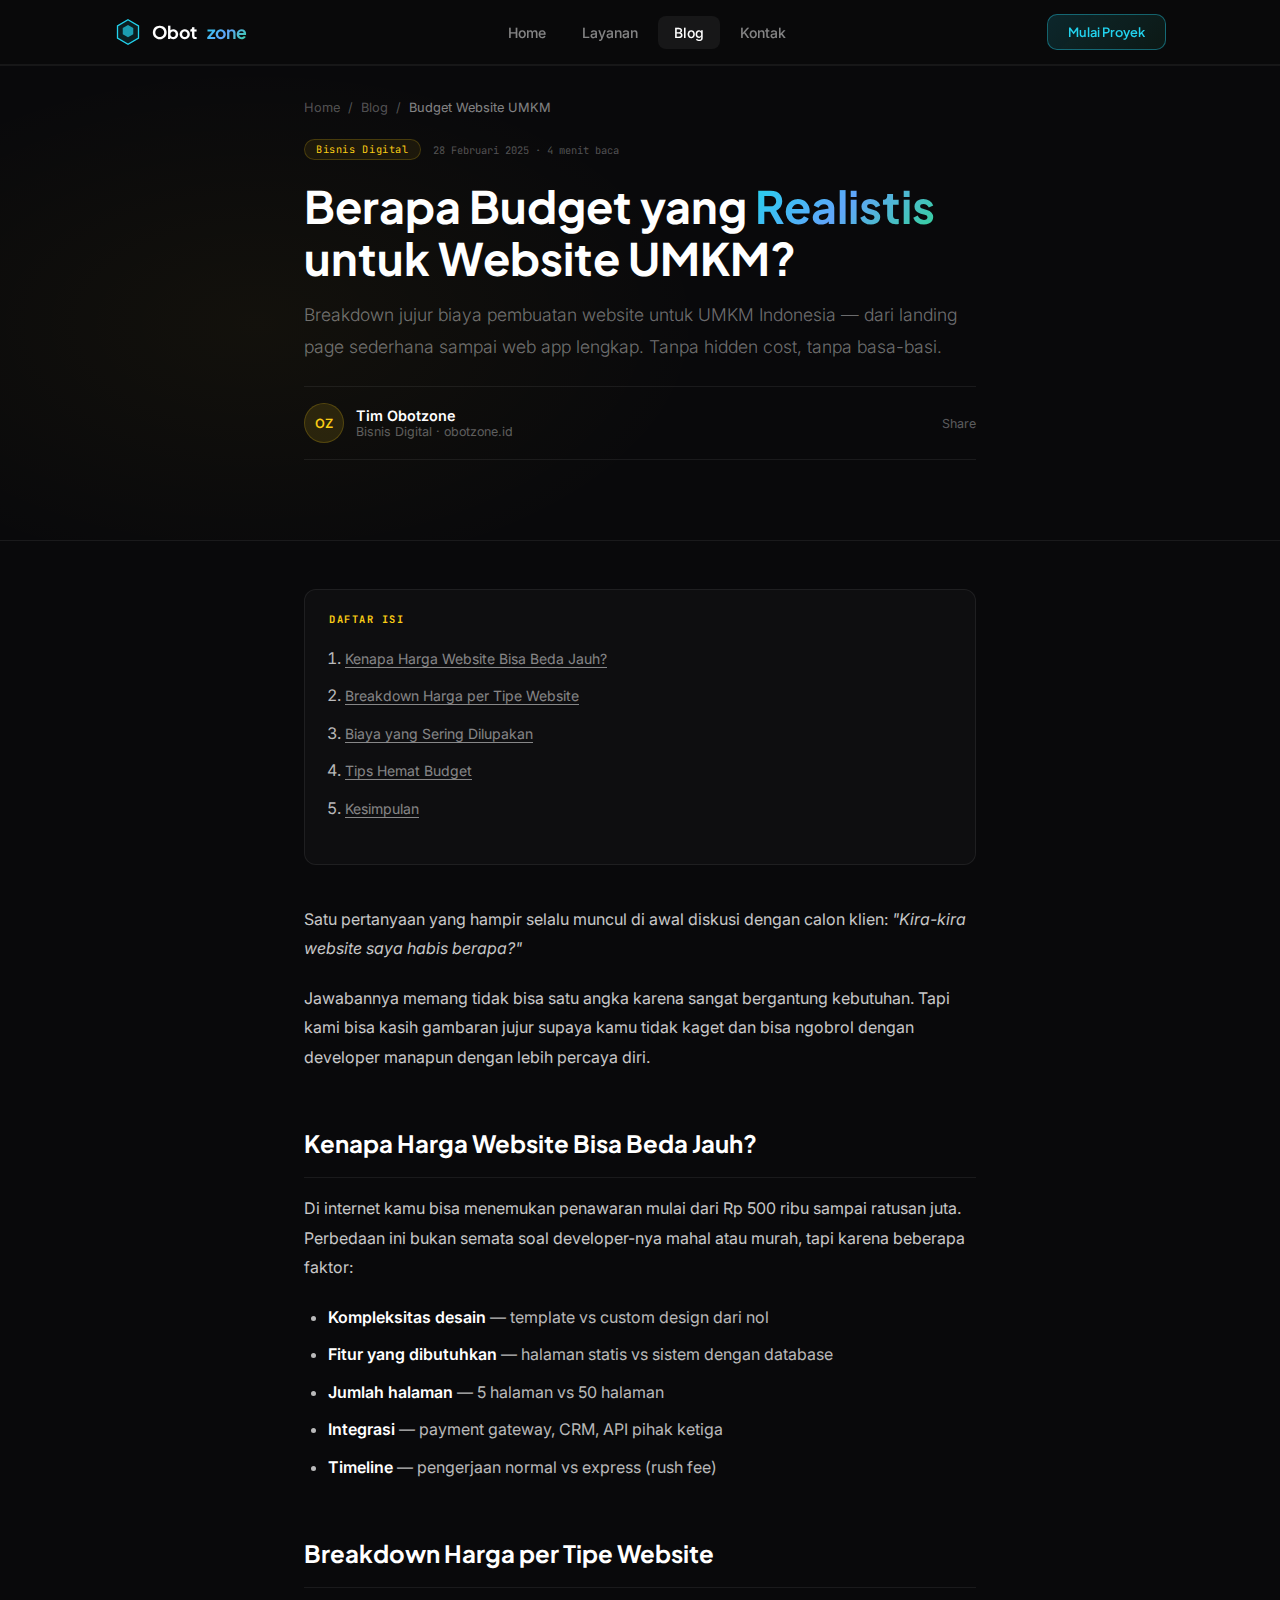
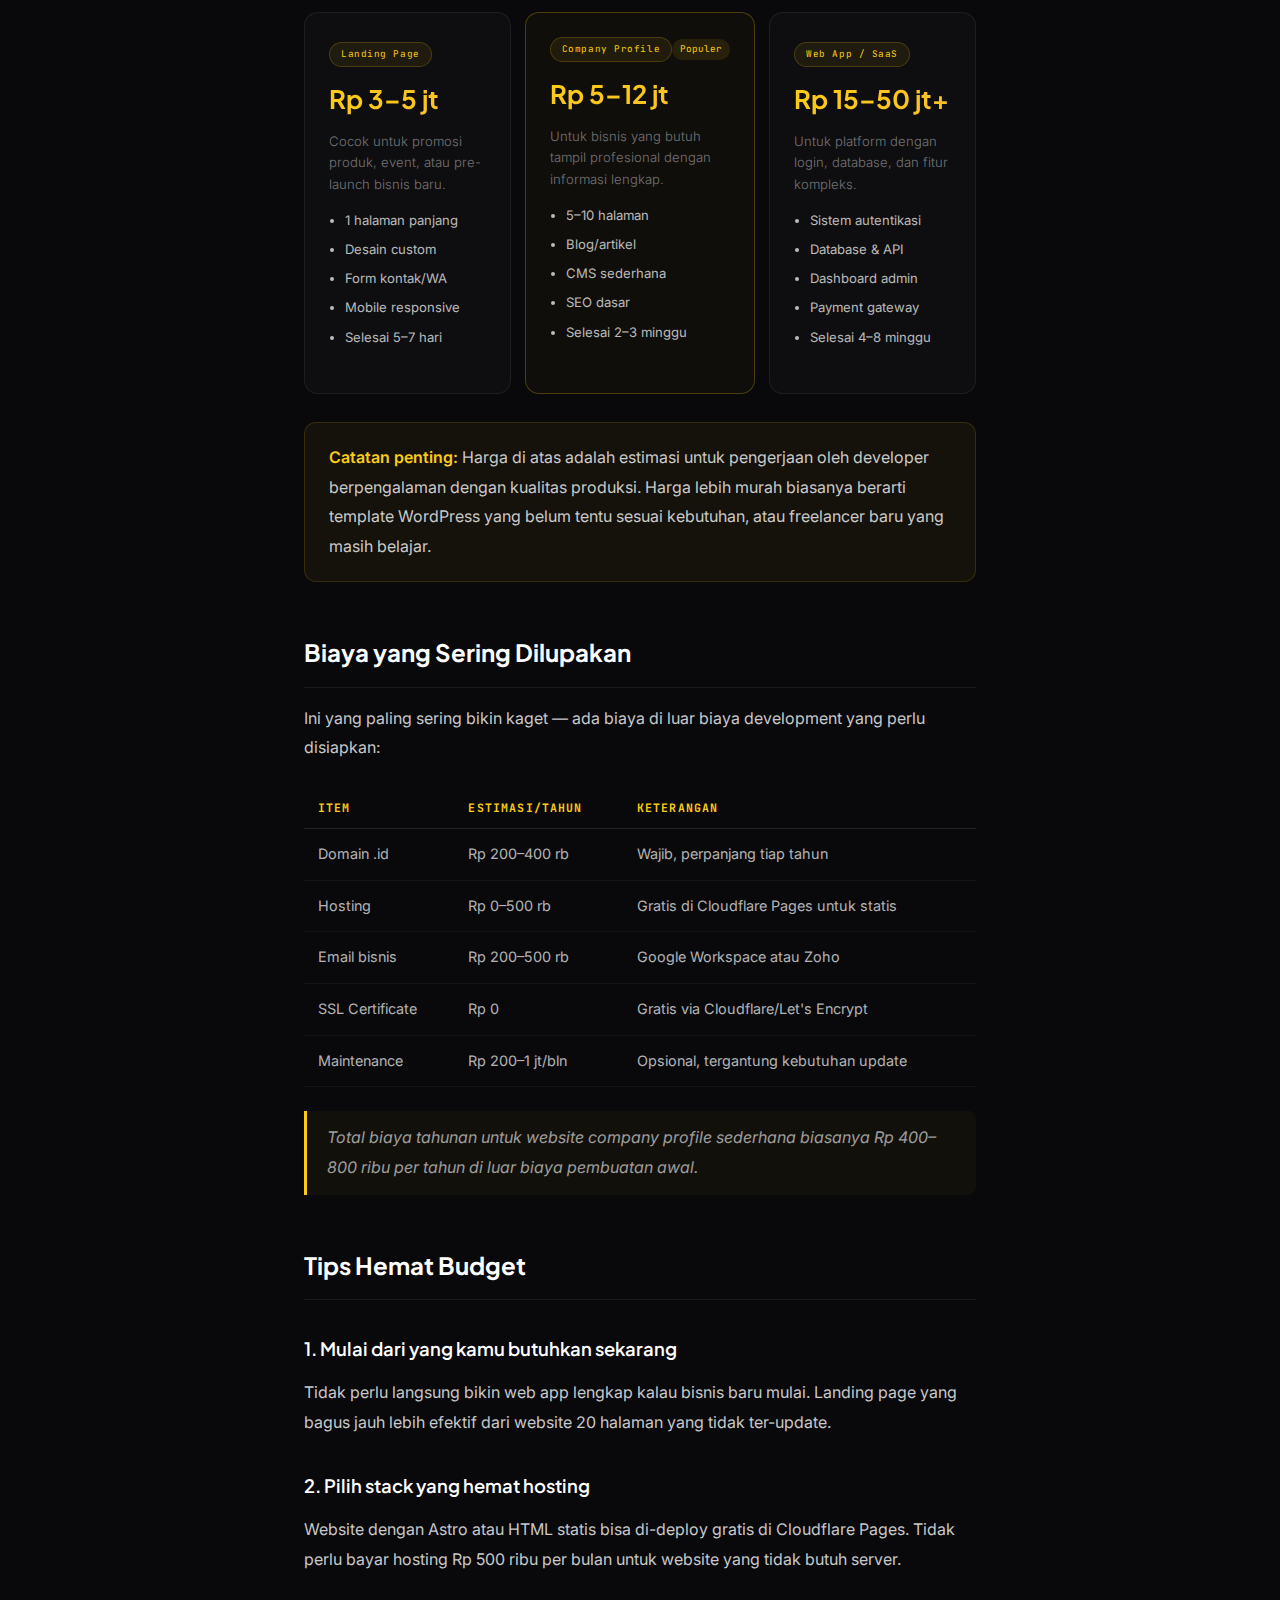
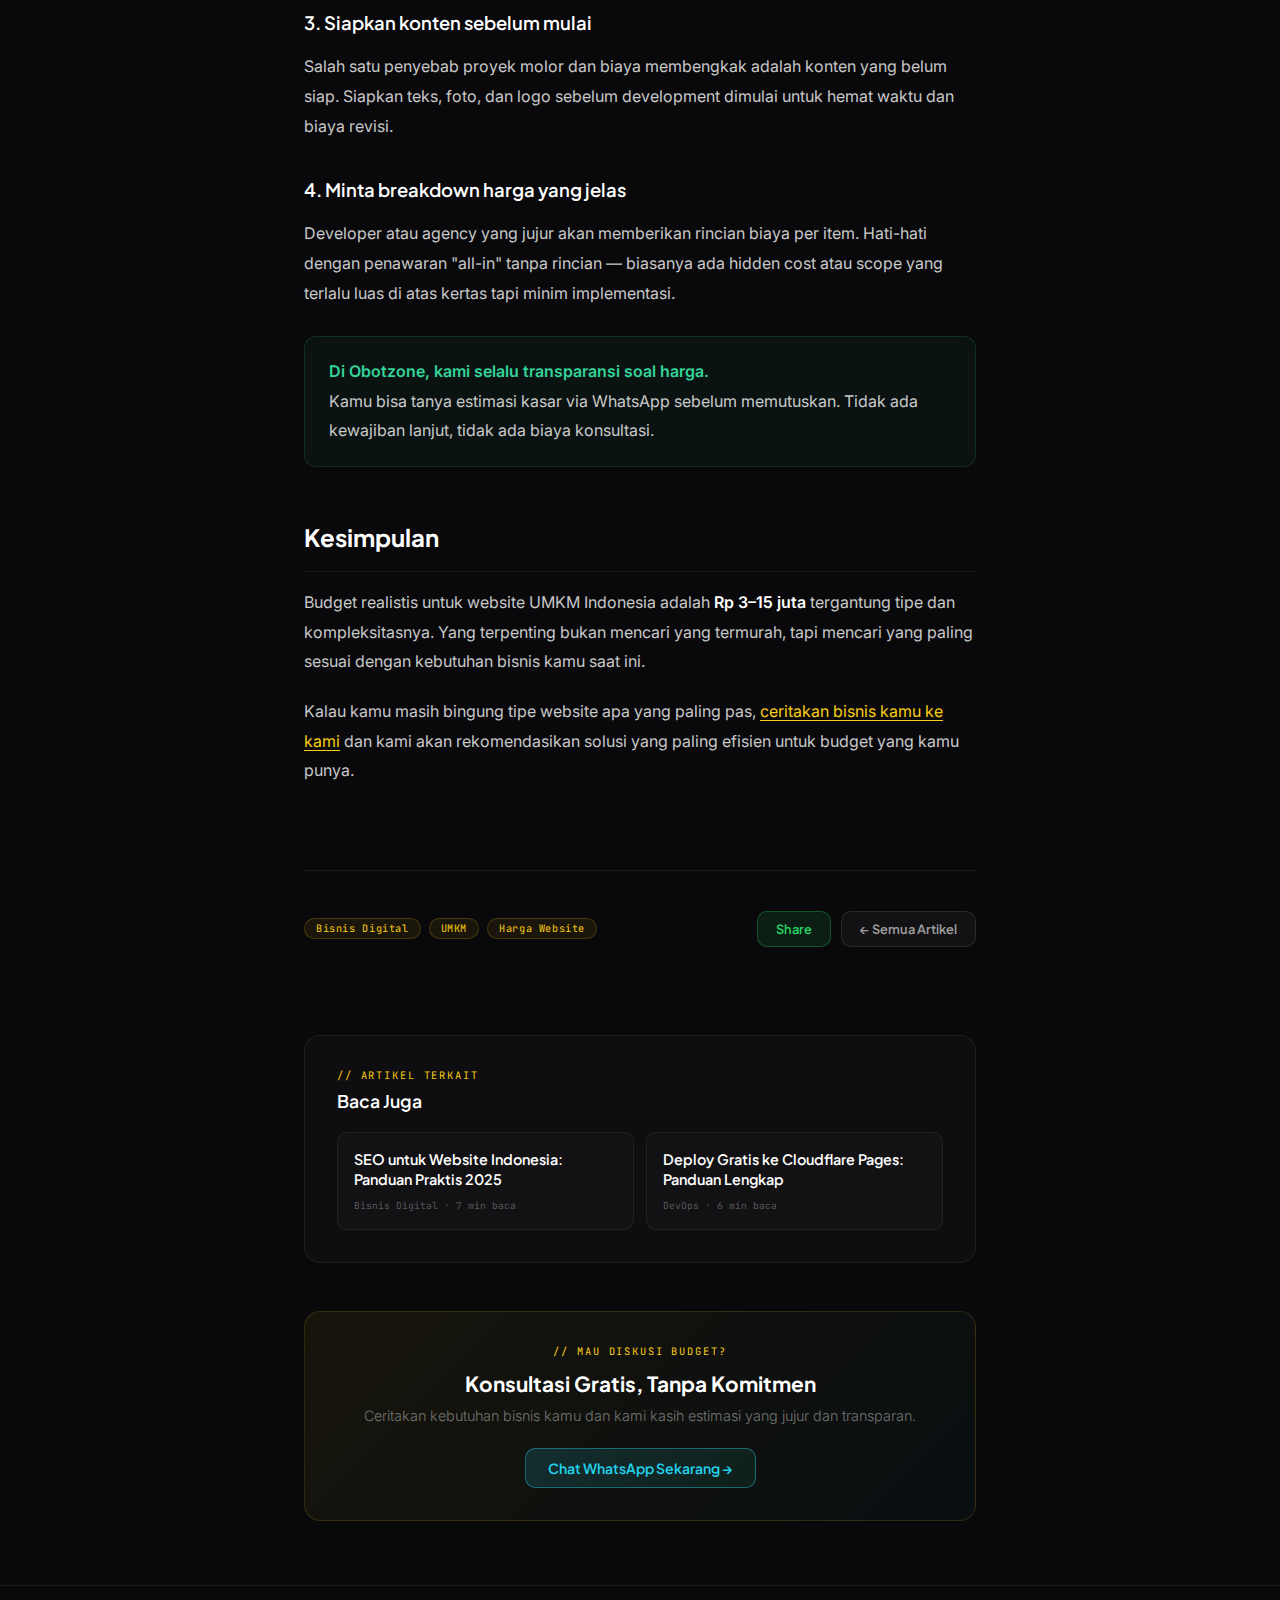
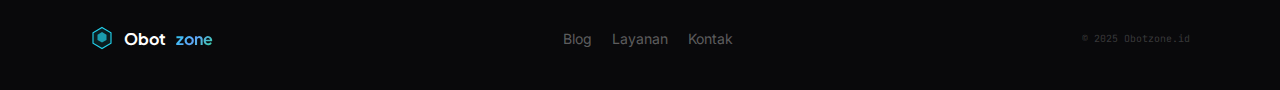
<file: blog/website-umkm-murah/index.html>
<!DOCTYPE html>
<html lang="id">
<head>
<meta charset="UTF-8"/>
<meta name="viewport" content="width=device-width,initial-scale=1.0"/>
<title>Berapa Budget yang Realistis untuk Website UMKM? | Obotzone Blog</title>
<meta name="description" content="Breakdown biaya pembuatan website untuk UMKM Indonesia — dari landing page Rp 3 juta sampai web app lengkap. Panduan jujur tanpa hidden cost."/>
<meta name="keywords" content="biaya website umkm, harga website indonesia, budget website bisnis, jasa website murah indonesia, harga landing page, biaya web development"/>
<meta name="author" content="Obotzone"/>
<meta name="robots" content="index, follow"/>
<link rel="canonical" href="https://obotzone.id/blog/website-umkm-murah/"/>
<meta property="og:type" content="article"/>
<meta property="og:url" content="https://obotzone.id/blog/website-umkm-murah/"/>
<meta property="og:title" content="Berapa Budget yang Realistis untuk Website UMKM?"/>
<meta property="og:description" content="Breakdown biaya pembuatan website untuk UMKM Indonesia — dari landing page sampai web app. Panduan jujur tanpa hidden cost."/>
<meta property="og:image" content="https://obotzone.id/og-image.png"/>
<meta property="og:locale" content="id_ID"/>
<meta property="og:site_name" content="Obotzone"/>
<script type="application/ld+json">
{
  "@context": "https://schema.org",
  "@type": "BlogPosting",
  "headline": "Berapa Budget yang Realistis untuk Website UMKM?",
  "description": "Breakdown biaya pembuatan website untuk UMKM Indonesia dari landing page sampai web app.",
  "url": "https://obotzone.id/blog/website-umkm-murah/",
  "datePublished": "2025-02-28",
  "dateModified": "2025-02-28",
  "author": {"@type": "Organization", "name": "Obotzone", "url": "https://obotzone.id"},
  "publisher": {"@type": "Organization", "name": "Obotzone", "url": "https://obotzone.id"},
  "image": "https://obotzone.id/og-image.png"
}
</script>
<link rel="preconnect" href="https://fonts.googleapis.com"/>
<link rel="preconnect" href="https://fonts.gstatic.com" crossorigin/>
<link href="https://fonts.googleapis.com/css2?family=Inter:wght@300;400;500;600;700&family=Plus+Jakarta+Sans:wght@300;400;500;600;700&family=JetBrains+Mono:wght@400;500&display=swap" rel="stylesheet"/>
<style>
*,*::before,*::after{box-sizing:border-box;margin:0;padding:0}
html{scroll-behavior:smooth}
body{font-family:'Inter','Plus Jakarta Sans',-apple-system,sans-serif;background:#09090b;color:rgba(255,255,255,0.82);overflow-x:hidden;-webkit-font-smoothing:antialiased}
a{text-decoration:none;color:inherit}
::-webkit-scrollbar{width:4px}::-webkit-scrollbar-track{background:#09090b}::-webkit-scrollbar-thumb{background:rgba(250,204,21,0.35);border-radius:4px}
:root{--c:#22d3ee;--e:#34d399;--y:#facc15;--bdr:rgba(255,255,255,0.07);--muted:rgba(255,255,255,0.42)}
.grad{background:linear-gradient(135deg,#22d3ee 0%,#60a5fa 50%,#34d399 100%);-webkit-background-clip:text;-webkit-text-fill-color:transparent;background-clip:text}
.tag{display:inline-flex;align-items:center;gap:5px;padding:3px 11px;border-radius:100px;font-family:'JetBrains Mono',monospace;font-size:.64rem;letter-spacing:.06em;white-space:nowrap}
.ty{background:rgba(250,204,21,0.07);border:1px solid rgba(250,204,21,0.2);color:var(--y)}
.btn{display:inline-flex;align-items:center;gap:8px;padding:10px 22px;border-radius:10px;font-family:'Plus Jakarta Sans',sans-serif;font-size:.875rem;font-weight:600;cursor:pointer;border:none;transition:transform .2s,background .2s;text-decoration:none}
.btn:hover{transform:translateY(-2px)}
.bp{background:linear-gradient(135deg,rgba(34,211,238,0.15),rgba(52,211,153,0.08));border:1px solid rgba(34,211,238,0.4);color:var(--c)}
.bp:hover{background:linear-gradient(135deg,rgba(34,211,238,0.25),rgba(52,211,153,0.15));border-color:rgba(34,211,238,0.7)}
.nav{position:fixed;top:0;left:0;right:0;z-index:50;background:rgba(9,9,11,0.85);backdrop-filter:blur(24px);border-bottom:1px solid rgba(255,255,255,0.06)}
.nav-in{max-width:1100px;margin:0 auto;padding:0 24px;height:64px;display:flex;align-items:center;justify-content:space-between;gap:16px}
.logo{display:flex;align-items:center;gap:10px;font-family:'Plus Jakarta Sans',sans-serif;font-weight:700;font-size:1.1rem;color:white}
.nav-links{display:flex;align-items:center;gap:4px}
.nl{padding:8px 16px;border-radius:8px;font-size:.875rem;font-weight:500;color:rgba(255,255,255,0.5);transition:color .2s,background .2s}
.nl:hover,.nl.active{color:white;background:rgba(255,255,255,0.06)}
.mbtn{display:none;padding:8px;border-radius:8px;background:rgba(255,255,255,0.06);border:1px solid rgba(255,255,255,0.1);color:rgba(255,255,255,0.7);cursor:pointer}
.mnav{max-height:0;overflow:hidden;transition:max-height .4s;background:rgba(9,9,11,0.95);border-bottom:1px solid rgba(255,255,255,0.06)}
.mnav.open{max-height:320px}
.mnav a{display:block;padding:14px 24px;font-size:.9rem;color:rgba(255,255,255,0.6);border-bottom:1px solid rgba(255,255,255,0.04)}
.mnav a:hover{color:white;background:rgba(255,255,255,0.04)}
.progress{position:fixed;top:64px;left:0;height:2px;background:linear-gradient(90deg,#facc15,#22d3ee);z-index:49;width:0%}
.article-wrap{max-width:720px;margin:0 auto;padding:0 24px}
.article-hero{padding:100px 24px 56px;border-bottom:1px solid var(--bdr);background:radial-gradient(ellipse 700px 400px at 20% 60%,rgba(250,204,21,0.04) 0%,transparent 65%),#09090b}
.article-meta{display:flex;flex-wrap:wrap;align-items:center;gap:12px;margin-bottom:20px}
.article-title{font-family:'Plus Jakarta Sans',sans-serif;font-weight:700;font-size:clamp(1.8rem,4vw,2.8rem);line-height:1.15;color:white;margin-bottom:16px}
.article-lead{font-size:1.1rem;color:var(--muted);font-weight:300;line-height:1.8}
.author-bar{display:flex;align-items:center;gap:12px;padding:16px 0;border-top:1px solid var(--bdr);border-bottom:1px solid var(--bdr);margin:24px 0}
.author-av{width:40px;height:40px;border-radius:50%;background:rgba(250,204,21,0.12);border:1px solid rgba(250,204,21,0.2);display:flex;align-items:center;justify-content:center;font-size:.8rem;color:var(--y);font-weight:600;flex-shrink:0}
.article-content{padding:48px 0;line-height:1.85;font-size:1rem;color:rgba(255,255,255,0.78)}
.article-content h2{font-family:'Plus Jakarta Sans',sans-serif;font-weight:700;font-size:1.5rem;color:white;margin:48px 0 16px;padding-bottom:12px;border-bottom:1px solid rgba(255,255,255,0.07)}
.article-content h3{font-family:'Plus Jakarta Sans',sans-serif;font-weight:600;font-size:1.15rem;color:white;margin:32px 0 12px}
.article-content p{margin-bottom:20px}
.article-content ul,.article-content ol{margin:0 0 20px 24px;display:flex;flex-direction:column;gap:8px}
.article-content li{color:rgba(255,255,255,0.72)}
.article-content strong{color:white;font-weight:600}
.article-content a{color:var(--y);text-decoration:underline;text-underline-offset:3px}
.article-content blockquote{border-left:3px solid var(--y);padding:12px 20px;margin:24px 0;background:rgba(250,204,21,0.04);border-radius:0 8px 8px 0;font-style:italic;color:rgba(255,255,255,0.6)}
.article-content table{width:100%;border-collapse:collapse;margin:24px 0;font-size:.9rem}
.article-content th{text-align:left;padding:10px 14px;border-bottom:1px solid rgba(255,255,255,0.1);font-family:'JetBrains Mono',monospace;font-size:.72rem;letter-spacing:.1em;color:var(--y);text-transform:uppercase}
.article-content td{padding:12px 14px;border-bottom:1px solid rgba(255,255,255,0.05);color:rgba(255,255,255,0.7)}
.article-content tr:hover td{background:rgba(255,255,255,0.02)}
.callout{background:rgba(250,204,21,0.05);border:1px solid rgba(250,204,21,0.15);border-radius:12px;padding:20px 24px;margin:28px 0}
.callout-g{background:rgba(52,211,153,0.05);border-color:rgba(52,211,153,0.15)}
.price-card{border:1px solid rgba(255,255,255,0.07);border-radius:14px;padding:24px;background:rgba(255,255,255,0.025);transition:border-color .2s}
.price-card:hover{border-color:rgba(250,204,21,0.2)}
.price-card .price{font-family:'Plus Jakarta Sans',sans-serif;font-weight:700;font-size:1.6rem;margin:8px 0;background:linear-gradient(135deg,#facc15,#fbbf24);-webkit-background-clip:text;-webkit-text-fill-color:transparent;background-clip:text}
.price-grid{display:grid;grid-template-columns:repeat(3,1fr);gap:14px;margin:24px 0}
.toc{background:rgba(255,255,255,0.025);border:1px solid var(--bdr);border-radius:12px;padding:20px 24px;margin-bottom:40px}
.toc h4{font-family:'JetBrains Mono',monospace;font-size:.65rem;letter-spacing:.15em;color:var(--y);text-transform:uppercase;margin-bottom:14px}
.toc ol{margin-left:16px;display:flex;flex-direction:column;gap:8px}
.toc a{font-size:.875rem;color:rgba(255,255,255,0.5);transition:color .15s}
.toc a:hover{color:var(--y)}
.article-footer{padding:40px 0;border-top:1px solid var(--bdr);margin-top:16px}
.related{background:rgba(255,255,255,0.025);border:1px solid var(--bdr);border-radius:16px;padding:32px;margin-top:48px}
.related-grid{display:grid;grid-template-columns:repeat(2,1fr);gap:12px;margin-top:20px}
.related-card{padding:16px;border-radius:10px;border:1px solid rgba(255,255,255,0.07);background:rgba(255,255,255,0.02);transition:border-color .2s}
.related-card:hover{border-color:rgba(250,204,21,0.2)}
.related-card h4{font-family:'Plus Jakarta Sans',sans-serif;font-weight:600;font-size:.9rem;color:white;margin-bottom:4px;line-height:1.4}
.related-card span{font-family:'JetBrains Mono',monospace;font-size:.6rem;color:rgba(255,255,255,0.3)}
.cta-box{background:linear-gradient(135deg,rgba(250,204,21,0.06),rgba(34,211,238,0.03));border:1px solid rgba(250,204,21,0.15);border-radius:16px;padding:32px;text-align:center;margin-top:48px}
footer{border-top:1px solid var(--bdr);padding:40px 24px;margin-top:64px}
.flink{font-size:.875rem;color:rgba(255,255,255,0.35);transition:color .15s}.flink:hover{color:rgba(255,255,255,0.8)}
@media(max-width:768px){.nav-links{display:none}.mbtn{display:flex}.related-grid{grid-template-columns:1fr}.price-grid{grid-template-columns:1fr}}
</style>
</head>
<body>
<div class="progress" id="progress"></div>
<header class="nav">
  <div class="nav-in">
    <a href="/" class="logo"><svg width="28" height="28" viewBox="0 0 32 32" fill="none"><path d="M16 2L28 9L28 23L16 30L4 23L4 9Z" stroke="#22d3ee" stroke-width="1.5" fill="rgba(34,211,238,0.1)"/><path d="M16 8L22 11.5L22 18.5L16 22L10 18.5L10 11.5Z" fill="#22d3ee" opacity="0.7"/></svg>Obot<span class="grad">zone</span></a>
    <nav class="nav-links"><a class="nl" href="/">Home</a><a class="nl" href="/#layanan">Layanan</a><a class="nl active" href="/blog/">Blog</a><a class="nl" href="/#kontak">Kontak</a></nav>
    <div style="display:flex;align-items:center;gap:10px">
      <a href="/#kontak" class="btn bp" style="padding:9px 20px;font-size:.8rem">Mulai Proyek</a>
      <button class="mbtn" id="menuBtn"><svg width="18" height="18" viewBox="0 0 24 24" fill="none" stroke="currentColor" stroke-width="2"><line x1="3" y1="6" x2="21" y2="6"/><line x1="3" y1="12" x2="21" y2="12"/><line x1="3" y1="18" x2="15" y2="18"/></svg></button>
    </div>
  </div>
  <div class="mnav" id="mobileNav"><a href="/">Home</a><a href="/blog/" style="color:var(--c)">Blog</a><a href="/#kontak">Kontak</a></div>
</header>

<section class="article-hero">
  <div class="article-wrap">
    <div style="display:flex;align-items:center;gap:8px;margin-bottom:24px;font-size:.8rem;color:rgba(255,255,255,0.3)">
      <a href="/" style="color:rgba(255,255,255,0.3)" onmouseover="this.style.color='#22d3ee'" onmouseout="this.style.color='rgba(255,255,255,0.3)'">Home</a><span>/</span>
      <a href="/blog/" style="color:rgba(255,255,255,0.3)" onmouseover="this.style.color='#22d3ee'" onmouseout="this.style.color='rgba(255,255,255,0.3)'">Blog</a><span>/</span>
      <span style="color:rgba(255,255,255,0.5)">Budget Website UMKM</span>
    </div>
    <div class="article-meta">
      <span class="tag ty">Bisnis Digital</span>
      <span style="font-family:'JetBrains Mono',monospace;font-size:.65rem;color:rgba(255,255,255,0.3)">28 Februari 2025 · 4 menit baca</span>
    </div>
    <h1 class="article-title">Berapa Budget yang <span class="grad">Realistis</span> untuk Website UMKM?</h1>
    <p class="article-lead">Breakdown jujur biaya pembuatan website untuk UMKM Indonesia — dari landing page sederhana sampai web app lengkap. Tanpa hidden cost, tanpa basa-basi.</p>
    <div class="author-bar">
      <div class="author-av">OZ</div>
      <div><div style="font-weight:600;font-size:.9rem;color:white">Tim Obotzone</div><div style="font-size:.78rem;color:rgba(255,255,255,0.35)">Bisnis Digital · obotzone.id</div></div>
      <a href="https://wa.me/6287779794633" target="_blank" style="margin-left:auto;font-size:.78rem;color:rgba(255,255,255,0.35)" onmouseover="this.style.color='#facc15'" onmouseout="this.style.color='rgba(255,255,255,0.35)'">Share</a>
    </div>
  </div>
</section>

<main>
  <div class="article-wrap">
    <div class="article-content">
      <div class="toc">
        <h4>Daftar Isi</h4>
        <ol>
          <li><a href="#kenapa-beda">Kenapa Harga Website Bisa Beda Jauh?</a></li>
          <li><a href="#paket-harga">Breakdown Harga per Tipe Website</a></li>
          <li><a href="#biaya-tambahan">Biaya yang Sering Dilupakan</a></li>
          <li><a href="#tips-hemat">Tips Hemat Budget</a></li>
          <li><a href="#kesimpulan">Kesimpulan</a></li>
        </ol>
      </div>

      <p>Satu pertanyaan yang hampir selalu muncul di awal diskusi dengan calon klien: <em>"Kira-kira website saya habis berapa?"</em></p>
      <p>Jawabannya memang tidak bisa satu angka karena sangat bergantung kebutuhan. Tapi kami bisa kasih gambaran jujur supaya kamu tidak kaget dan bisa ngobrol dengan developer manapun dengan lebih percaya diri.</p>

      <h2 id="kenapa-beda">Kenapa Harga Website Bisa Beda Jauh?</h2>
      <p>Di internet kamu bisa menemukan penawaran mulai dari Rp 500 ribu sampai ratusan juta. Perbedaan ini bukan semata soal developer-nya mahal atau murah, tapi karena beberapa faktor:</p>
      <ul>
        <li><strong>Kompleksitas desain</strong> — template vs custom design dari nol</li>
        <li><strong>Fitur yang dibutuhkan</strong> — halaman statis vs sistem dengan database</li>
        <li><strong>Jumlah halaman</strong> — 5 halaman vs 50 halaman</li>
        <li><strong>Integrasi</strong> — payment gateway, CRM, API pihak ketiga</li>
        <li><strong>Timeline</strong> — pengerjaan normal vs express (rush fee)</li>
      </ul>

      <h2 id="paket-harga">Breakdown Harga per Tipe Website</h2>

      <div class="price-grid">
        <div class="price-card">
          <span class="tag ty" style="font-size:.58rem">Landing Page</span>
          <div class="price">Rp 3–5 jt</div>
          <p style="font-size:.82rem;color:var(--muted);font-weight:300;line-height:1.65;margin-bottom:12px">Cocok untuk promosi produk, event, atau pre-launch bisnis baru.</p>
          <ul style="font-size:.82rem;color:rgba(255,255,255,0.55);margin-left:16px;display:flex;flex-direction:column;gap:5px">
            <li>1 halaman panjang</li>
            <li>Desain custom</li>
            <li>Form kontak/WA</li>
            <li>Mobile responsive</li>
            <li>Selesai 5–7 hari</li>
          </ul>
        </div>
        <div class="price-card" style="border-color:rgba(250,204,21,0.25);background:rgba(250,204,21,0.03)">
          <div style="display:flex;justify-content:space-between;align-items:center">
            <span class="tag ty" style="font-size:.58rem">Company Profile</span>
            <span style="font-family:'JetBrains Mono',monospace;font-size:.58rem;color:var(--y);background:rgba(250,204,21,0.1);padding:2px 8px;border-radius:100px">Populer</span>
          </div>
          <div class="price">Rp 5–12 jt</div>
          <p style="font-size:.82rem;color:var(--muted);font-weight:300;line-height:1.65;margin-bottom:12px">Untuk bisnis yang butuh tampil profesional dengan informasi lengkap.</p>
          <ul style="font-size:.82rem;color:rgba(255,255,255,0.55);margin-left:16px;display:flex;flex-direction:column;gap:5px">
            <li>5–10 halaman</li>
            <li>Blog/artikel</li>
            <li>CMS sederhana</li>
            <li>SEO dasar</li>
            <li>Selesai 2–3 minggu</li>
          </ul>
        </div>
        <div class="price-card">
          <span class="tag ty" style="font-size:.58rem">Web App / SaaS</span>
          <div class="price">Rp 15–50 jt+</div>
          <p style="font-size:.82rem;color:var(--muted);font-weight:300;line-height:1.65;margin-bottom:12px">Untuk platform dengan login, database, dan fitur kompleks.</p>
          <ul style="font-size:.82rem;color:rgba(255,255,255,0.55);margin-left:16px;display:flex;flex-direction:column;gap:5px">
            <li>Sistem autentikasi</li>
            <li>Database & API</li>
            <li>Dashboard admin</li>
            <li>Payment gateway</li>
            <li>Selesai 4–8 minggu</li>
          </ul>
        </div>
      </div>

      <div class="callout">
        <strong style="color:var(--y)">Catatan penting:</strong> Harga di atas adalah estimasi untuk pengerjaan oleh developer berpengalaman dengan kualitas produksi. Harga lebih murah biasanya berarti template WordPress yang belum tentu sesuai kebutuhan, atau freelancer baru yang masih belajar.
      </div>

      <h2 id="biaya-tambahan">Biaya yang Sering Dilupakan</h2>
      <p>Ini yang paling sering bikin kaget — ada biaya di luar biaya development yang perlu disiapkan:</p>

      <table>
        <tr><th>Item</th><th>Estimasi/tahun</th><th>Keterangan</th></tr>
        <tr><td>Domain .id</td><td>Rp 200–400 rb</td><td>Wajib, perpanjang tiap tahun</td></tr>
        <tr><td>Hosting</td><td>Rp 0–500 rb</td><td>Gratis di Cloudflare Pages untuk statis</td></tr>
        <tr><td>Email bisnis</td><td>Rp 200–500 rb</td><td>Google Workspace atau Zoho</td></tr>
        <tr><td>SSL Certificate</td><td>Rp 0</td><td>Gratis via Cloudflare/Let's Encrypt</td></tr>
        <tr><td>Maintenance</td><td>Rp 200–1 jt/bln</td><td>Opsional, tergantung kebutuhan update</td></tr>
      </table>

      <blockquote>Total biaya tahunan untuk website company profile sederhana biasanya Rp 400–800 ribu per tahun di luar biaya pembuatan awal.</blockquote>

      <h2 id="tips-hemat">Tips Hemat Budget</h2>

      <h3>1. Mulai dari yang kamu butuhkan sekarang</h3>
      <p>Tidak perlu langsung bikin web app lengkap kalau bisnis baru mulai. Landing page yang bagus jauh lebih efektif dari website 20 halaman yang tidak ter-update.</p>

      <h3>2. Pilih stack yang hemat hosting</h3>
      <p>Website dengan Astro atau HTML statis bisa di-deploy gratis di Cloudflare Pages. Tidak perlu bayar hosting Rp 500 ribu per bulan untuk website yang tidak butuh server.</p>

      <h3>3. Siapkan konten sebelum mulai</h3>
      <p>Salah satu penyebab proyek molor dan biaya membengkak adalah konten yang belum siap. Siapkan teks, foto, dan logo sebelum development dimulai untuk hemat waktu dan biaya revisi.</p>

      <h3>4. Minta breakdown harga yang jelas</h3>
      <p>Developer atau agency yang jujur akan memberikan rincian biaya per item. Hati-hati dengan penawaran "all-in" tanpa rincian — biasanya ada hidden cost atau scope yang terlalu luas di atas kertas tapi minim implementasi.</p>

      <div class="callout callout-g">
        <strong style="color:var(--e)">Di Obotzone, kami selalu transparansi soal harga.</strong><br>
        Kamu bisa tanya estimasi kasar via WhatsApp sebelum memutuskan. Tidak ada kewajiban lanjut, tidak ada biaya konsultasi.
      </div>

      <h2 id="kesimpulan">Kesimpulan</h2>
      <p>Budget realistis untuk website UMKM Indonesia adalah <strong>Rp 3–15 juta</strong> tergantung tipe dan kompleksitasnya. Yang terpenting bukan mencari yang termurah, tapi mencari yang paling sesuai dengan kebutuhan bisnis kamu saat ini.</p>
      <p>Kalau kamu masih bingung tipe website apa yang paling pas, <a href="/#kontak">ceritakan bisnis kamu ke kami</a> dan kami akan rekomendasikan solusi yang paling efisien untuk budget yang kamu punya.</p>
    </div>

    <div class="article-footer">
      <div style="display:flex;flex-wrap:wrap;align-items:center;justify-content:space-between;gap:16px">
        <div style="display:flex;gap:8px;flex-wrap:wrap"><span class="tag ty">Bisnis Digital</span><span class="tag ty">UMKM</span><span class="tag ty">Harga Website</span></div>
        <div style="display:flex;gap:10px">
          <a href="https://wa.me/?text=Baca+artikel+ini:+https://obotzone.id/blog/website-umkm-murah/" target="_blank" class="btn" style="background:rgba(37,211,102,0.1);border:1px solid rgba(37,211,102,0.3);color:#25d366;padding:9px 18px;font-size:.8rem">Share</a>
          <a href="/blog/" class="btn" style="background:rgba(255,255,255,0.04);border:1px solid rgba(255,255,255,0.1);color:rgba(255,255,255,0.6);padding:9px 18px;font-size:.8rem">&#8592; Semua Artikel</a>
        </div>
      </div>
    </div>
    <div class="related">
      <div style="font-family:'JetBrains Mono',monospace;font-size:.65rem;letter-spacing:.18em;color:var(--y);text-transform:uppercase;margin-bottom:8px">// Artikel Terkait</div>
      <h3 style="font-family:'Plus Jakarta Sans',sans-serif;font-weight:600;font-size:1.1rem;color:white">Baca Juga</h3>
      <div class="related-grid">
        <a href="/blog/seo-website-indonesia/" class="related-card"><h4>SEO untuk Website Indonesia: Panduan Praktis 2025</h4><span>Bisnis Digital · 7 min baca</span></a>
        <a href="/blog/deploy-cloudflare-pages/" class="related-card"><h4>Deploy Gratis ke Cloudflare Pages: Panduan Lengkap</h4><span>DevOps · 6 min baca</span></a>
      </div>
    </div>
    <div class="cta-box">
      <div style="font-family:'JetBrains Mono',monospace;font-size:.65rem;letter-spacing:.18em;color:var(--y);text-transform:uppercase;margin-bottom:12px">// Mau Diskusi Budget?</div>
      <h3 style="font-family:'Plus Jakarta Sans',sans-serif;font-weight:700;font-size:1.3rem;color:white;margin-bottom:10px">Konsultasi Gratis, Tanpa Komitmen</h3>
      <p style="color:var(--muted);font-size:.9rem;font-weight:300;margin-bottom:24px">Ceritakan kebutuhan bisnis kamu dan kami kasih estimasi yang jujur dan transparan.</p>
      <a href="https://wa.me/6287779794633?text=Halo%20Obotzone!%20Saya%20mau%20tanya%20estimasi%20budget%20website." class="btn bp" target="_blank">Chat WhatsApp Sekarang →</a>
    </div>
  </div>
</main>

<footer>
  <div style="max-width:1100px;margin:0 auto;display:flex;flex-wrap:wrap;justify-content:space-between;align-items:center;gap:16px">
    <a href="/" class="logo" style="font-size:1rem"><svg width="24" height="24" viewBox="0 0 32 32" fill="none"><path d="M16 2L28 9L28 23L16 30L4 23L4 9Z" stroke="#22d3ee" stroke-width="1.5" fill="rgba(34,211,238,0.1)"/><path d="M16 8L22 11.5L22 18.5L16 22L10 18.5L10 11.5Z" fill="#22d3ee" opacity="0.7"/></svg>Obot<span class="grad">zone</span></a>
    <div style="display:flex;gap:20px"><a href="/blog/" class="flink">Blog</a><a href="/#layanan" class="flink">Layanan</a><a href="/#kontak" class="flink">Kontak</a></div>
    <p style="font-family:'JetBrains Mono',monospace;font-size:.62rem;color:rgba(255,255,255,0.2)">&copy; 2025 Obotzone.id</p>
  </div>
</footer>
<script>
document.getElementById('menuBtn').addEventListener('click',function(){document.getElementById('mobileNav').classList.toggle('open')});
window.addEventListener('scroll',function(){var d=document.documentElement;document.getElementById('progress').style.width=(d.scrollTop/(d.scrollHeight-d.clientHeight))*100+'%'},{passive:true});
</script>
</body>
</html>
</file>
<file: aplikasi-umkm/css/style.css>
/* ============================================================
   UMKM Admin — Landing Page Stylesheet
   Estetika: Warm Professional · Biru Tua + Emerald + Krem
   Font: Sora (headline) + DM Sans (body)
   ============================================================ */

@import url('https://fonts.googleapis.com/css2?family=Sora:wght@400;600;700;800&family=DM+Sans:ital,opsz,wght@0,9..40,400;0,9..40,500;0,9..40,600;1,9..40,400&display=swap');

/* ── Variables ─────────────────────────────────────────────── */
:root {
  --navy:      #0d1b2a;
  --navy-mid:  #1a2f45;
  --navy-soft: #233a52;
  --emerald:   #059669;
  --emerald-l: #10b981;
  --emerald-xl:#d1fae5;
  --amber:     #f59e0b;
  --sky:       #38bdf8;
  --cream:     #faf8f4;
  --cream-d:   #f0ece4;
  --white:     #ffffff;
  --text:      #1e293b;
  --text-mid:  #475569;
  --text-soft: #94a3b8;
  --border:    #e2e8f0;
  --shadow-sm: 0 2px 8px rgba(13,27,42,.08);
  --shadow:    0 8px 32px rgba(13,27,42,.12);
  --shadow-lg: 0 20px 60px rgba(13,27,42,.18);
  --r:         16px;
  --r-sm:      10px;
  --r-lg:      24px;
}

/* ── Reset ─────────────────────────────────────────────────── */
*, *::before, *::after { box-sizing: border-box; margin: 0; padding: 0; }
html { scroll-behavior: smooth; }
body {
  font-family: 'DM Sans', sans-serif;
  color: var(--text);
  background: var(--white);
  line-height: 1.65;
  font-size: 16px;
  overflow-x: hidden;
}
img { display: block; max-width: 100%; height: auto; }
a { text-decoration: none; color: inherit; }
ul { list-style: none; }

/* ── Typography ────────────────────────────────────────────── */
.sora { font-family: 'Sora', sans-serif; }
h1,h2,h3,h4 { font-family: 'Sora', sans-serif; line-height: 1.2; color: var(--navy); }

/* ── Utilities ─────────────────────────────────────────────── */
.container { max-width: 1160px; margin: 0 auto; padding: 0 24px; }
.section { padding: 96px 0; }
.section-sm { padding: 64px 0; }
.text-center { text-align: center; }
.text-emerald { color: var(--emerald); }
.text-white { color: var(--white); }

.tag {
  display: inline-flex; align-items: center; gap: 6px;
  background: var(--emerald-xl); color: var(--emerald);
  font-size: 12px; font-weight: 700; letter-spacing: .6px;
  text-transform: uppercase; padding: 5px 14px;
  border-radius: 20px; margin-bottom: 16px;
}

.section-label {
  font-size: 13px; font-weight: 700; letter-spacing: 1.2px;
  text-transform: uppercase; color: var(--emerald);
  margin-bottom: 12px;
}
.section-title {
  font-size: clamp(28px, 4vw, 42px);
  font-weight: 800; color: var(--navy);
  margin-bottom: 16px; line-height: 1.15;
}
.section-sub {
  font-size: 17px; color: var(--text-mid);
  max-width: 560px; margin: 0 auto;
  line-height: 1.7;
}

/* ── Buttons ────────────────────────────────────────────────── */
.btn {
  display: inline-flex; align-items: center; gap: 8px;
  padding: 14px 28px; border-radius: 50px;
  font-family: 'DM Sans', sans-serif;
  font-size: 15px; font-weight: 600; cursor: pointer;
  border: none; transition: all .25s ease;
  text-decoration: none; white-space: nowrap;
}
.btn-primary {
  background: var(--emerald);
  color: var(--white);
  box-shadow: 0 4px 20px rgba(5,150,105,.35);
}
.btn-primary:hover {
  background: var(--emerald-l);
  transform: translateY(-2px);
  box-shadow: 0 8px 28px rgba(5,150,105,.45);
}
.btn-outline {
  background: transparent;
  color: var(--white);
  border: 2px solid rgba(255,255,255,.35);
}
.btn-outline:hover {
  background: rgba(255,255,255,.12);
  border-color: rgba(255,255,255,.7);
}
.btn-navy {
  background: var(--navy);
  color: var(--white);
  box-shadow: var(--shadow);
}
.btn-navy:hover {
  background: var(--navy-mid);
  transform: translateY(-2px);
  box-shadow: var(--shadow-lg);
}
.btn-lg { padding: 18px 40px; font-size: 17px; }
.btn-sm { padding: 10px 20px; font-size: 13px; }

.btn-wa {
  background: #25d366;
  color: #fff;
  box-shadow: 0 4px 20px rgba(37,211,102,.35);
}
.btn-wa:hover {
  background: #1ebe5b;
  transform: translateY(-2px);
  box-shadow: 0 8px 28px rgba(37,211,102,.45);
}

/* ── Navbar ─────────────────────────────────────────────────── */
#navbar {
  position: fixed; top: 0; left: 0; right: 0; z-index: 999;
  padding: 0 24px;
  transition: all .3s ease;
}
#navbar .nav-inner {
  max-width: 1160px; margin: 0 auto;
  display: flex; align-items: center; justify-content: space-between;
  padding: 20px 0;
  transition: padding .3s;
}
#navbar.scrolled {
  background: rgba(13,27,42,.97);
  backdrop-filter: blur(12px);
  border-bottom: 1px solid rgba(255,255,255,.06);
  box-shadow: 0 4px 24px rgba(0,0,0,.2);
}
#navbar.scrolled .nav-inner { padding: 14px 0; }

.nav-logo {
  display: flex; align-items: center; gap: 10px;
}
.nav-logo .logo-icon {
  width: 38px; height: 38px;
  background: linear-gradient(135deg, var(--emerald), var(--sky));
  border-radius: 10px;
  display: flex; align-items: center; justify-content: center;
  font-size: 18px;
}
.nav-logo span {
  font-family: 'Sora', sans-serif;
  font-weight: 700; font-size: 17px; color: var(--white);
}

.nav-links {
  display: flex; align-items: center; gap: 32px;
}
.nav-links a {
  color: rgba(255,255,255,.75);
  font-size: 14px; font-weight: 500;
  transition: color .2s;
}
.nav-links a:hover { color: var(--white); }

.nav-cta { display: flex; align-items: center; gap: 12px; }

.hamburger {
  display: none; flex-direction: column; gap: 5px;
  cursor: pointer; padding: 4px;
}
.hamburger span {
  display: block; width: 24px; height: 2px;
  background: var(--white); border-radius: 2px;
  transition: all .3s;
}

/* Mobile nav */
.mobile-menu {
  display: none;
  position: fixed; inset: 0; z-index: 998;
  background: var(--navy);
  flex-direction: column; align-items: center;
  justify-content: center; gap: 32px;
}
.mobile-menu.open { display: flex; }
.mobile-menu a {
  color: var(--white); font-size: 22px;
  font-family: 'Sora', sans-serif; font-weight: 600;
  transition: color .2s;
}
.mobile-menu a:hover { color: var(--emerald-l); }

/* ── HERO ──────────────────────────────────────────────────── */
#hero {
  min-height: 100vh;
  background: var(--navy);
  position: relative; overflow: hidden;
  display: flex; align-items: center;
  padding-top: 80px;
}

/* Geometric background */
#hero::before {
  content: '';
  position: absolute; inset: 0;
  background:
    radial-gradient(ellipse 80% 60% at 70% 40%, rgba(5,150,105,.18) 0%, transparent 60%),
    radial-gradient(ellipse 50% 40% at 20% 80%, rgba(56,189,248,.12) 0%, transparent 50%);
}
.hero-grid-bg {
  position: absolute; inset: 0; opacity: .04;
  background-image:
    linear-gradient(rgba(255,255,255,1) 1px, transparent 1px),
    linear-gradient(90deg, rgba(255,255,255,1) 1px, transparent 1px);
  background-size: 48px 48px;
}

/* Floating orbs */
.orb {
  position: absolute; border-radius: 50%;
  filter: blur(80px); pointer-events: none;
}
.orb-1 {
  width: 500px; height: 500px;
  background: radial-gradient(circle, rgba(5,150,105,.25), transparent 70%);
  top: -100px; right: -100px;
  animation: orbFloat 12s ease-in-out infinite alternate;
}
.orb-2 {
  width: 350px; height: 350px;
  background: radial-gradient(circle, rgba(56,189,248,.2), transparent 70%);
  bottom: -80px; left: 5%;
  animation: orbFloat 9s ease-in-out infinite alternate-reverse;
}
@keyframes orbFloat {
  from { transform: translate(0,0) scale(1); }
  to   { transform: translate(20px, -30px) scale(1.08); }
}

.hero-inner {
  position: relative; z-index: 1;
  display: grid; grid-template-columns: 1fr 1fr;
  gap: 64px; align-items: center;
  padding: 80px 0;
  max-width: 1160px; margin: 0 auto; width: 100%;
  padding-left: 24px; padding-right: 24px;
}

.hero-left {}

.hero-badge {
  display: inline-flex; align-items: center; gap: 8px;
  background: rgba(5,150,105,.15);
  border: 1px solid rgba(5,150,105,.3);
  color: var(--emerald-l);
  font-size: 13px; font-weight: 600;
  padding: 7px 16px; border-radius: 20px;
  margin-bottom: 24px;
}
.hero-badge .dot {
  width: 7px; height: 7px; border-radius: 50%;
  background: var(--emerald-l);
  animation: pulse 2s ease-in-out infinite;
}
@keyframes pulse {
  0%,100% { opacity: 1; transform: scale(1); }
  50%      { opacity: .5; transform: scale(1.3); }
}

.hero-h1 {
  font-size: clamp(34px, 4.5vw, 58px);
  font-weight: 800; color: var(--white);
  line-height: 1.08; margin-bottom: 24px;
}
.hero-h1 .accent {
  background: linear-gradient(135deg, var(--emerald-l), var(--sky));
  -webkit-background-clip: text; -webkit-text-fill-color: transparent;
  background-clip: text;
}

.hero-sub {
  font-size: 17px; color: rgba(255,255,255,.65);
  line-height: 1.75; margin-bottom: 40px;
  max-width: 480px;
}

.hero-cta { display: flex; gap: 14px; flex-wrap: wrap; }

.hero-stats {
  display: flex; gap: 32px; margin-top: 48px;
  padding-top: 40px;
  border-top: 1px solid rgba(255,255,255,.08);
}
.hero-stat-val {
  font-family: 'Sora', sans-serif;
  font-size: 28px; font-weight: 800; color: var(--white);
  line-height: 1;
}
.hero-stat-label {
  font-size: 12px; color: rgba(255,255,255,.45);
  margin-top: 4px;
}

/* App mockup */
.hero-right {
  display: flex; align-items: center; justify-content: center;
  position: relative;
}
.mockup-wrap {
  position: relative; width: 100%;
}
.mockup-frame {
  background: var(--navy-mid);
  border: 1px solid rgba(255,255,255,.1);
  border-radius: 20px;
  overflow: hidden;
  box-shadow:
    0 0 0 1px rgba(255,255,255,.05),
    0 40px 80px rgba(0,0,0,.5),
    0 0 60px rgba(5,150,105,.15);
  transform: perspective(1000px) rotateY(-4deg) rotateX(2deg);
  transition: transform .5s ease;
}
.mockup-frame:hover {
  transform: perspective(1000px) rotateY(-1deg) rotateX(0deg);
}
.mockup-bar {
  background: var(--navy);
  padding: 10px 16px;
  display: flex; align-items: center; gap: 8px;
  border-bottom: 1px solid rgba(255,255,255,.06);
}
.mockup-dot { width: 10px; height: 10px; border-radius: 50%; }
.mockup-dot:nth-child(1) { background: #ff5f57; }
.mockup-dot:nth-child(2) { background: #ffbd2e; }
.mockup-dot:nth-child(3) { background: #28c940; }
.mockup-bar .url-bar {
  flex: 1; background: rgba(255,255,255,.06);
  border-radius: 4px; padding: 4px 10px;
  font-size: 11px; color: rgba(255,255,255,.3);
  margin-left: 8px;
}
.mockup-img { width: 100%; display: block; }

/* Floating badge */
.float-badge {
  position: absolute;
  background: var(--white);
  border-radius: var(--r-sm);
  padding: 10px 14px;
  box-shadow: var(--shadow-lg);
  display: flex; align-items: center; gap: 10px;
  font-size: 13px; font-weight: 600;
  animation: floatBadge 4s ease-in-out infinite alternate;
}
.float-badge .icon-wrap {
  width: 32px; height: 32px; border-radius: 8px;
  display: flex; align-items: center; justify-content: center;
  font-size: 16px;
}
.float-badge-1 { bottom: 20px; left: -40px; }
.float-badge-1 .icon-wrap { background: var(--emerald-xl); }
.float-badge-2 { top: 30px; right: -30px; }
.float-badge-2 .icon-wrap { background: #fef3c7; }
@keyframes floatBadge {
  from { transform: translateY(0px); }
  to   { transform: translateY(-10px); }
}

/* ── PROBLEM SECTION ───────────────────────────────────────── */
#problem {
  background: var(--cream);
  position: relative; overflow: hidden;
}
#problem::before {
  content: '';
  position: absolute; top: 0; left: 0; right: 0;
  height: 6px;
  background: linear-gradient(90deg, var(--emerald), var(--sky), var(--amber));
}
.problem-grid {
  display: grid; grid-template-columns: repeat(2, 1fr);
  gap: 20px; margin-top: 56px;
}
.problem-card {
  background: var(--white);
  border-radius: var(--r);
  padding: 28px 28px 28px 24px;
  border-left: 4px solid var(--amber);
  box-shadow: var(--shadow-sm);
  display: flex; gap: 18px; align-items: flex-start;
  transition: transform .25s, box-shadow .25s;
}
.problem-card:hover {
  transform: translateY(-4px);
  box-shadow: var(--shadow);
}
.problem-icon {
  width: 48px; height: 48px; flex-shrink: 0;
  background: #fff8e1;
  border-radius: 12px;
  display: flex; align-items: center; justify-content: center;
  font-size: 22px;
}
.problem-card h3 {
  font-size: 15px; font-weight: 700; color: var(--navy);
  margin-bottom: 6px;
}
.problem-card p { font-size: 13.5px; color: var(--text-mid); line-height: 1.6; }

/* ── SOLUTION ──────────────────────────────────────────────── */
#solution {
  background: var(--white);
  overflow: hidden;
}
.solution-inner {
  display: grid; grid-template-columns: 1fr 1fr;
  gap: 80px; align-items: center;
}
.solution-img-wrap {
  position: relative;
}
.solution-img-frame {
  border-radius: var(--r-lg);
  overflow: hidden;
  box-shadow: var(--shadow-lg);
  border: 1px solid var(--border);
}
.solution-img-frame img { width: 100%; }
.solution-chip {
  position: absolute;
  background: var(--navy);
  color: var(--white);
  padding: 10px 16px;
  border-radius: var(--r-sm);
  font-size: 13px; font-weight: 600;
  display: flex; align-items: center; gap: 8px;
  box-shadow: var(--shadow-lg);
}
.solution-chip-1 { bottom: -20px; left: -20px; }
.solution-chip-2 { top: -16px; right: -16px; background: var(--emerald); }

.solution-points { margin-top: 32px; display: flex; flex-direction: column; gap: 16px; }
.solution-point {
  display: flex; gap: 14px; align-items: flex-start;
}
.solution-point-icon {
  width: 36px; height: 36px; flex-shrink: 0;
  background: var(--emerald-xl);
  border-radius: 10px;
  display: flex; align-items: center; justify-content: center;
  font-size: 16px;
}
.solution-point h4 { font-size: 15px; font-weight: 700; margin-bottom: 2px; }
.solution-point p  { font-size: 13.5px; color: var(--text-mid); }

/* ── FEATURES ──────────────────────────────────────────────── */
#features {
  background: var(--navy);
  position: relative; overflow: hidden;
}
#features::before {
  content: '';
  position: absolute; inset: 0;
  background: radial-gradient(ellipse 70% 50% at 50% 0%, rgba(5,150,105,.15), transparent 60%);
}
#features .section-title { color: var(--white); }
#features .section-sub { color: rgba(255,255,255,.55); }
#features .section-label { color: var(--emerald-l); }

.features-grid {
  display: grid;
  grid-template-columns: repeat(3, 1fr);
  gap: 2px; margin-top: 56px;
  background: rgba(255,255,255,.05);
  border-radius: var(--r-lg); overflow: hidden;
  border: 1px solid rgba(255,255,255,.08);
}
.feature-card {
  background: rgba(255,255,255,.03);
  padding: 36px 28px;
  transition: background .25s;
  position: relative; overflow: hidden;
}
.feature-card::before {
  content: '';
  position: absolute; top: 0; left: 0; right: 0; height: 2px;
  background: linear-gradient(90deg, transparent, var(--emerald), transparent);
  opacity: 0; transition: opacity .3s;
}
.feature-card:hover { background: rgba(255,255,255,.06); }
.feature-card:hover::before { opacity: 1; }

.feature-icon {
  width: 56px; height: 56px;
  border-radius: 14px;
  display: flex; align-items: center; justify-content: center;
  font-size: 26px; margin-bottom: 20px;
  background: rgba(5,150,105,.15);
  border: 1px solid rgba(5,150,105,.2);
}
.feature-card h3 {
  font-size: 17px; font-weight: 700; color: var(--white);
  margin-bottom: 10px;
}
.feature-card p { font-size: 14px; color: rgba(255,255,255,.5); line-height: 1.65; }

/* ── ADVANTAGES ────────────────────────────────────────────── */
#advantages { background: var(--cream); }
.advantages-inner {
  display: grid; grid-template-columns: 1fr 1fr;
  gap: 80px; align-items: center;
}
.checklist { display: flex; flex-direction: column; gap: 16px; margin-top: 12px; }
.check-item {
  display: flex; gap: 14px; align-items: center;
  background: var(--white);
  padding: 16px 20px; border-radius: var(--r-sm);
  box-shadow: var(--shadow-sm);
  transition: transform .2s, box-shadow .2s;
}
.check-item:hover { transform: translateX(4px); box-shadow: var(--shadow); }
.check-icon {
  width: 32px; height: 32px; flex-shrink: 0;
  background: var(--emerald-xl); border-radius: 50%;
  display: flex; align-items: center; justify-content: center;
  color: var(--emerald); font-size: 16px; font-weight: 700;
}
.check-item span { font-size: 15px; font-weight: 600; color: var(--navy); }

.adv-stats-grid {
  display: grid; grid-template-columns: 1fr 1fr;
  gap: 16px;
}
.adv-stat {
  background: var(--white);
  border-radius: var(--r);
  padding: 28px 24px;
  box-shadow: var(--shadow-sm);
  text-align: center;
  border-bottom: 3px solid var(--emerald);
}
.adv-stat .big {
  font-family: 'Sora', sans-serif;
  font-size: 38px; font-weight: 800;
  color: var(--navy); line-height: 1;
}
.adv-stat .label { font-size: 13px; color: var(--text-mid); margin-top: 6px; }

/* ── SCREENSHOTS ───────────────────────────────────────────── */
#screenshots { background: var(--white); overflow: hidden; }
.screenshots-tabs {
  display: flex; gap: 8px; justify-content: center;
  margin: 40px 0 0; flex-wrap: wrap;
}
.tab-btn {
  padding: 10px 22px; border-radius: 50px;
  font-family: 'DM Sans', sans-serif;
  font-size: 14px; font-weight: 600;
  cursor: pointer; border: 2px solid var(--border);
  background: var(--white); color: var(--text-mid);
  transition: all .2s;
}
.tab-btn.active, .tab-btn:hover {
  background: var(--navy); color: var(--white);
  border-color: var(--navy);
}

.screenshots-display {
  margin-top: 32px;
  position: relative;
}
.screenshot-panel {
  display: none;
  animation: fadeIn .4s ease;
}
.screenshot-panel.active { display: block; }
@keyframes fadeIn {
  from { opacity: 0; transform: translateY(12px); }
  to   { opacity: 1; transform: translateY(0); }
}

.screen-frame {
  background: var(--navy-mid);
  border-radius: var(--r-lg);
  overflow: hidden;
  box-shadow: var(--shadow-lg), 0 0 0 1px rgba(0,0,0,.06);
  border: 1px solid rgba(255,255,255,.05);
}
.screen-bar {
  background: var(--navy);
  padding: 10px 16px;
  display: flex; align-items: center; gap: 8px;
}
.screen-dot { width: 10px; height: 10px; border-radius: 50%; }
.screen-dot:nth-child(1) { background: #ff5f57; }
.screen-dot:nth-child(2) { background: #ffbd2e; }
.screen-dot:nth-child(3) { background: #28c940; }
.screen-frame img { width: 100%; display: block; }

.screen-caption {
  display: flex; gap: 24px; margin-top: 20px;
  flex-wrap: wrap; justify-content: center;
}
.screen-caption .cap-item {
  display: flex; align-items: center; gap: 8px;
  font-size: 14px; color: var(--text-mid); font-weight: 500;
}
.cap-dot {
  width: 8px; height: 8px; border-radius: 50%;
  background: var(--emerald);
}

/* ── TESTIMONIALS ──────────────────────────────────────────── */
#testimonials { background: var(--cream); }
.testi-grid {
  display: grid; grid-template-columns: repeat(3, 1fr);
  gap: 24px; margin-top: 56px;
}
.testi-card {
  background: var(--white);
  border-radius: var(--r-lg);
  padding: 32px 28px;
  box-shadow: var(--shadow-sm);
  position: relative;
  transition: transform .25s, box-shadow .25s;
  border: 1px solid var(--border);
}
.testi-card:hover {
  transform: translateY(-6px);
  box-shadow: var(--shadow-lg);
}
.testi-card::before {
  content: '"';
  position: absolute; top: 24px; right: 28px;
  font-family: 'Sora', sans-serif;
  font-size: 80px; line-height: 1;
  color: var(--emerald-xl); font-weight: 800;
}
.stars { color: #f59e0b; font-size: 16px; margin-bottom: 16px; }
.testi-text {
  font-size: 15px; line-height: 1.75; color: var(--text-mid);
  margin-bottom: 24px; font-style: italic;
}
.testi-author { display: flex; align-items: center; gap: 12px; }
.testi-avatar {
  width: 44px; height: 44px; border-radius: 50%;
  display: flex; align-items: center; justify-content: center;
  font-size: 20px; font-weight: 700;
  color: var(--white);
}
.av-green  { background: linear-gradient(135deg, #059669, #10b981); }
.av-blue   { background: linear-gradient(135deg, #1d4ed8, #3b82f6); }
.av-orange { background: linear-gradient(135deg, #d97706, #f59e0b); }
.testi-name { font-weight: 700; font-size: 15px; color: var(--navy); }
.testi-biz  { font-size: 12px; color: var(--text-soft); }

/* ── PRICING ───────────────────────────────────────────────── */
#pricing {
  background: var(--navy);
  position: relative; overflow: hidden;
}
#pricing::before {
  content: '';
  position: absolute; inset: 0;
  background: radial-gradient(ellipse 80% 60% at 50% 100%, rgba(5,150,105,.18), transparent 60%);
}
#pricing .section-title { color: var(--white); }
#pricing .section-label { color: var(--emerald-l); }
#pricing .section-sub   { color: rgba(255,255,255,.5); }

.pricing-grid {
  display: grid; grid-template-columns: 1fr 1fr;
  gap: 24px; margin-top: 56px;
  max-width: 820px; margin-left: auto; margin-right: auto;
  position: relative; z-index: 1;
}
.pricing-card {
  background: rgba(255,255,255,.05);
  border: 1px solid rgba(255,255,255,.1);
  border-radius: var(--r-lg);
  padding: 36px 32px;
  transition: transform .3s, box-shadow .3s;
  position: relative; overflow: hidden;
}
.pricing-card:hover {
  transform: translateY(-6px);
  box-shadow: 0 30px 60px rgba(0,0,0,.3);
}
.pricing-card.featured {
  background: var(--emerald);
  border-color: transparent;
  box-shadow: 0 20px 60px rgba(5,150,105,.4);
}
.pricing-card.featured:hover {
  box-shadow: 0 30px 80px rgba(5,150,105,.5);
}
.pricing-badge {
  position: absolute; top: 20px; right: 20px;
  background: var(--amber); color: var(--navy);
  font-size: 11px; font-weight: 800; letter-spacing: .5px;
  text-transform: uppercase;
  padding: 4px 12px; border-radius: 20px;
}
.pricing-plan { font-size: 13px; font-weight: 700; letter-spacing: 1px; text-transform: uppercase; color: rgba(255,255,255,.5); margin-bottom: 12px; }
.pricing-card.featured .pricing-plan { color: rgba(255,255,255,.8); }
.pricing-price {
  font-family: 'Sora', sans-serif;
  font-size: 44px; font-weight: 800; color: var(--white);
  line-height: 1; margin-bottom: 4px;
}
.pricing-price sub { font-size: 18px; font-weight: 600; opacity: .7; vertical-align: top; margin-top: 10px; }
.pricing-period { font-size: 13px; color: rgba(255,255,255,.45); margin-bottom: 28px; }
.pricing-divider { border: none; border-top: 1px solid rgba(255,255,255,.15); margin: 24px 0; }
.pricing-items { display: flex; flex-direction: column; gap: 12px; margin-bottom: 32px; }
.pricing-item {
  display: flex; align-items: center; gap: 10px;
  font-size: 14px; color: rgba(255,255,255,.85);
}
.pricing-item::before {
  content: '✓';
  width: 20px; height: 20px;
  background: rgba(255,255,255,.15);
  border-radius: 50%;
  display: flex; align-items: center; justify-content: center;
  font-size: 11px; font-weight: 700; color: var(--white);
  flex-shrink: 0;
}
.pricing-card.featured .pricing-item::before { background: rgba(255,255,255,.25); }
.pricing-btn { width: 100%; text-align: center; justify-content: center; }
.pricing-card.featured .pricing-btn { background: var(--white); color: var(--emerald); }
.pricing-card.featured .pricing-btn:hover { background: var(--cream); }

/* ── FAQ ───────────────────────────────────────────────────── */
#faq { background: var(--white); }
.faq-list {
  max-width: 740px; margin: 48px auto 0;
  display: flex; flex-direction: column; gap: 0;
}
.faq-item {
  border-bottom: 1px solid var(--border);
}
.faq-q {
  width: 100%; background: none; border: none;
  text-align: left; cursor: pointer;
  padding: 22px 0;
  display: flex; align-items: center; justify-content: space-between;
  font-family: 'DM Sans', sans-serif;
  font-size: 16px; font-weight: 600; color: var(--navy);
  transition: color .2s;
  gap: 16px;
}
.faq-q:hover { color: var(--emerald); }
.faq-icon {
  width: 28px; height: 28px; flex-shrink: 0;
  border-radius: 50%;
  background: var(--cream-d);
  display: flex; align-items: center; justify-content: center;
  font-size: 16px; font-weight: 700;
  color: var(--navy); transition: all .3s;
}
.faq-item.open .faq-icon {
  background: var(--emerald); color: var(--white);
  transform: rotate(45deg);
}
.faq-a {
  max-height: 0; overflow: hidden;
  transition: max-height .4s ease, padding .3s;
  font-size: 15px; color: var(--text-mid); line-height: 1.75;
  padding: 0;
}
.faq-item.open .faq-a {
  max-height: 200px; padding-bottom: 20px;
}

/* ── CTA SECTION ───────────────────────────────────────────── */
#cta {
  background: var(--emerald);
  position: relative; overflow: hidden;
}
#cta::before {
  content: '';
  position: absolute; inset: 0;
  background:
    radial-gradient(ellipse 60% 80% at 20% 50%, rgba(255,255,255,.08), transparent 60%),
    radial-gradient(ellipse 40% 60% at 80% 50%, rgba(0,0,0,.1), transparent 60%);
}
.cta-inner {
  text-align: center;
  position: relative; z-index: 1;
  padding: 80px 0;
}
.cta-inner h2 {
  font-size: clamp(28px, 4vw, 46px);
  font-weight: 800; color: var(--white);
  margin-bottom: 16px; line-height: 1.15;
}
.cta-inner p {
  font-size: 18px; color: rgba(255,255,255,.75);
  margin-bottom: 40px;
}
.cta-buttons { display: flex; gap: 16px; justify-content: center; flex-wrap: wrap; }
.cta-note {
  margin-top: 24px; font-size: 13px;
  color: rgba(255,255,255,.55);
}

/* ── FOOTER ────────────────────────────────────────────────── */
footer {
  background: var(--navy);
  padding: 64px 0 32px;
  border-top: 1px solid rgba(255,255,255,.05);
}
.footer-inner {
  display: grid; grid-template-columns: 2fr 1fr 1fr;
  gap: 48px; margin-bottom: 48px;
}
.footer-brand .logo { display: flex; align-items: center; gap: 10px; margin-bottom: 16px; }
.footer-brand .logo-icon {
  width: 38px; height: 38px;
  background: linear-gradient(135deg, var(--emerald), var(--sky));
  border-radius: 10px;
  display: flex; align-items: center; justify-content: center;
  font-size: 18px;
}
.footer-brand .logo span {
  font-family: 'Sora', sans-serif;
  font-weight: 700; font-size: 17px; color: var(--white);
}
.footer-brand p { font-size: 14px; color: rgba(255,255,255,.4); line-height: 1.75; max-width: 280px; }

.footer-col h4 { font-size: 13px; font-weight: 700; letter-spacing: .8px; text-transform: uppercase; color: rgba(255,255,255,.4); margin-bottom: 16px; }
.footer-col a, .footer-col p {
  display: block; font-size: 14px;
  color: rgba(255,255,255,.55);
  margin-bottom: 10px; transition: color .2s;
}
.footer-col a:hover { color: var(--emerald-l); }

.footer-bottom {
  border-top: 1px solid rgba(255,255,255,.06);
  padding-top: 28px;
  display: flex; align-items: center; justify-content: space-between;
  font-size: 13px; color: rgba(255,255,255,.3);
  flex-wrap: wrap; gap: 12px;
}

/* WhatsApp floating */
.wa-float {
  position: fixed; bottom: 28px; right: 28px;
  z-index: 990;
  width: 58px; height: 58px;
  background: #25d366;
  border-radius: 50%;
  display: flex; align-items: center; justify-content: center;
  font-size: 26px;
  box-shadow: 0 6px 24px rgba(37,211,102,.5);
  transition: transform .3s, box-shadow .3s;
  text-decoration: none;
}
.wa-float:hover {
  transform: scale(1.1);
  box-shadow: 0 10px 32px rgba(37,211,102,.6);
}
.wa-float .wa-pulse {
  position: absolute; inset: 0; border-radius: 50%;
  background: #25d366; opacity: .4;
  animation: waPulse 2.5s ease-out infinite;
}
@keyframes waPulse {
  0%   { transform: scale(1); opacity: .4; }
  100% { transform: scale(1.7); opacity: 0; }
}

/* ── SCROLL ANIMATIONS ─────────────────────────────────────── */
.reveal {
  opacity: 0; transform: translateY(32px);
  transition: opacity .6s ease, transform .6s ease;
}
.reveal.visible {
  opacity: 1; transform: translateY(0);
}
.reveal-left {
  opacity: 0; transform: translateX(-32px);
  transition: opacity .6s ease, transform .6s ease;
}
.reveal-left.visible { opacity: 1; transform: translateX(0); }
.reveal-right {
  opacity: 0; transform: translateX(32px);
  transition: opacity .6s ease, transform .6s ease;
}
.reveal-right.visible { opacity: 1; transform: translateX(0); }

.delay-1 { transition-delay: .1s; }
.delay-2 { transition-delay: .2s; }
.delay-3 { transition-delay: .3s; }
.delay-4 { transition-delay: .4s; }
.delay-5 { transition-delay: .5s; }

/* ── RESPONSIVE ────────────────────────────────────────────── */
@media (max-width: 1024px) {
  .features-grid { grid-template-columns: repeat(2, 1fr); }
  .footer-inner  { grid-template-columns: 1fr 1fr; }
  .float-badge-1 { left: 0; }
  .float-badge-2 { right: 0; }
}

@media (max-width: 768px) {
  .section { padding: 64px 0; }
  .hero-inner { grid-template-columns: 1fr; gap: 48px; text-align: center; padding-top: 40px; }
  .hero-h1 { font-size: 36px; }
  .hero-sub { margin-left: auto; }
  .hero-cta { justify-content: center; }
  .hero-stats { justify-content: center; gap: 28px; }
  .hero-right { order: -1; }
  .float-badge { display: none; }
  .mockup-frame { transform: none; }

  .problem-grid { grid-template-columns: 1fr; }
  .solution-inner { grid-template-columns: 1fr; gap: 40px; }
  .solution-chip { display: none; }
  .advantages-inner { grid-template-columns: 1fr; gap: 40px; }
  .testi-grid { grid-template-columns: 1fr; }
  .pricing-grid { grid-template-columns: 1fr; max-width: 420px; }
  .footer-inner { grid-template-columns: 1fr; gap: 32px; }
  .footer-bottom { text-align: center; justify-content: center; }

  .nav-links, .nav-cta { display: none; }
  .hamburger { display: flex; }
  .features-grid { grid-template-columns: 1fr; }
}

@media (max-width: 480px) {
  .hero-h1 { font-size: 30px; }
  .btn-lg  { padding: 16px 28px; font-size: 15px; }
}
</file>
<file: style.css>
/* ===== Base ===== */
* { box-sizing: border-box; }
:root{
  --bg:#ffffff; --ink:#0f172a; --muted:#64748b;
  --brand:#0ea5e9; --brand-dark:#0284c7;
  --line:#e2e8f0; --card:#f8fafc;
  --radius:14px; --shadow:0 8px 24px rgba(2,8,23,.06);
}
html,body{margin:0}
body{
  font-family: ui-sans-serif,system-ui,-apple-system,"Segoe UI",Roboto,Arial;
  color:var(--ink); background:var(--bg); line-height:1.7;
}
a{color:var(--brand);text-decoration:none}
a:hover{text-decoration:underline}
.container{max-width:980px;margin:0 auto;padding:0 20px}

/* ===== Header / Nav with dropdown (no JS) ===== */
.site-header{
  border-bottom:1px solid var(--line);
  background:#fff; position:sticky; top:0; z-index:50;
}
.nav{display:flex; align-items:center; justify-content:space-between; min-height:60px}
.brand{font-weight:800; letter-spacing:.2px; color:var(--ink)}
.menu{list-style:none; margin:0; padding:0; display:flex; gap:14px; align-items:center}
.menu > li > a, .dropbtn{
  display:inline-block; padding:8px 12px; border-radius:10px; font-weight:600; color:var(--ink);
}
.menu > li > a:hover, .dropbtn:hover{background:var(--card); text-decoration:none}
.has-dropdown{position:relative}
.dropbtn{background:transparent; border:0; cursor:pointer}
.has-dropdown:focus-within .dropdown,
.has-dropdown:hover .dropdown{opacity:1; transform:translateY(0); pointer-events:auto}
.dropdown{
  position:absolute; top:100%; left:0; min-width:220px;
  background:#fff; border:1px solid var(--line); border-radius:12px; box-shadow:var(--shadow);
  padding:8px; margin-top:6px;
  opacity:0; transform:translateY(4px); pointer-events:none; transition:.15s ease;
}
.dropdown li{list-style:none}
.dropdown a{display:block; padding:8px 10px; border-radius:8px; color:var(--ink)}
.dropdown a:hover{background:var(--card); text-decoration:none}

/* ===== Hero (minimal) ===== */
.hero-min{background:linear-gradient(180deg,#f8fbff,#fff); border-bottom:1px solid var(--line)}
.hero-min .container{padding:44px 20px}
.hero-min h1{margin:0 0 8px 0; font-size:2rem; letter-spacing:.2px}
.hero-min p{margin:0; color:var(--muted)}
.hero-logo {
  display: block;
  margin: 0 auto 16px auto; /* center horizontal */
  max-width: 160px;  /* batas maksimum */
  width: 100%;       /* biar ikut skala layar kecil */
  height: auto;      /* proporsi tetap */
}


/* ===== Sections ===== */
main.container{padding:36px 20px}
section{margin:30px 0}
h2{font-size:1.35rem; margin:0 0 10px 0}
h3{font-size:1.05rem; margin:0 0 6px 0}

/* Quick badges */
.badges{display:flex;flex-wrap:wrap;gap:8px; list-style:none; padding:0; margin:0}
.badges li{
  border:1px solid var(--line); background:var(--card);
  padding:6px 10px; border-radius:999px; font-size:.9rem; color:#0b203a;
}

/* Grid cards */
.grid-3{display:grid; gap:14px; grid-template-columns:repeat(auto-fit,minmax(240px,1fr))}
.card-min{
  background:#fff; border:1px solid var(--line); border-radius:var(--radius);
  padding:14px; box-shadow:var(--shadow);
}
.card-min p{color:var(--muted); margin:6px 0 0}

/* Link list */
.list-links{list-style:none; padding:0; margin:6px 0 0}
.list-links li{padding:8px 0; border-bottom:1px dashed var(--line)}
.list-links li:last-child{border-bottom:0}

/* Contact */
.contact-box{
  background:#fff; border:1px solid var(--line); border-radius:12px; padding:14px; box-shadow:var(--shadow)
}

/* Footer */
.site-footer{border-top:1px solid var(--line); background:#fff}
.site-footer .container{padding:14px 20px; text-align:center; color:var(--muted)}

/* ===== Responsive tweaks ===== */
@media (max-width:520px){
  .menu{gap:8px}
  .menu > li > a, .dropbtn{padding:6px 10px}
  .hero-min h1{font-size:1.6rem}
    }

                                                                   }
</file>
